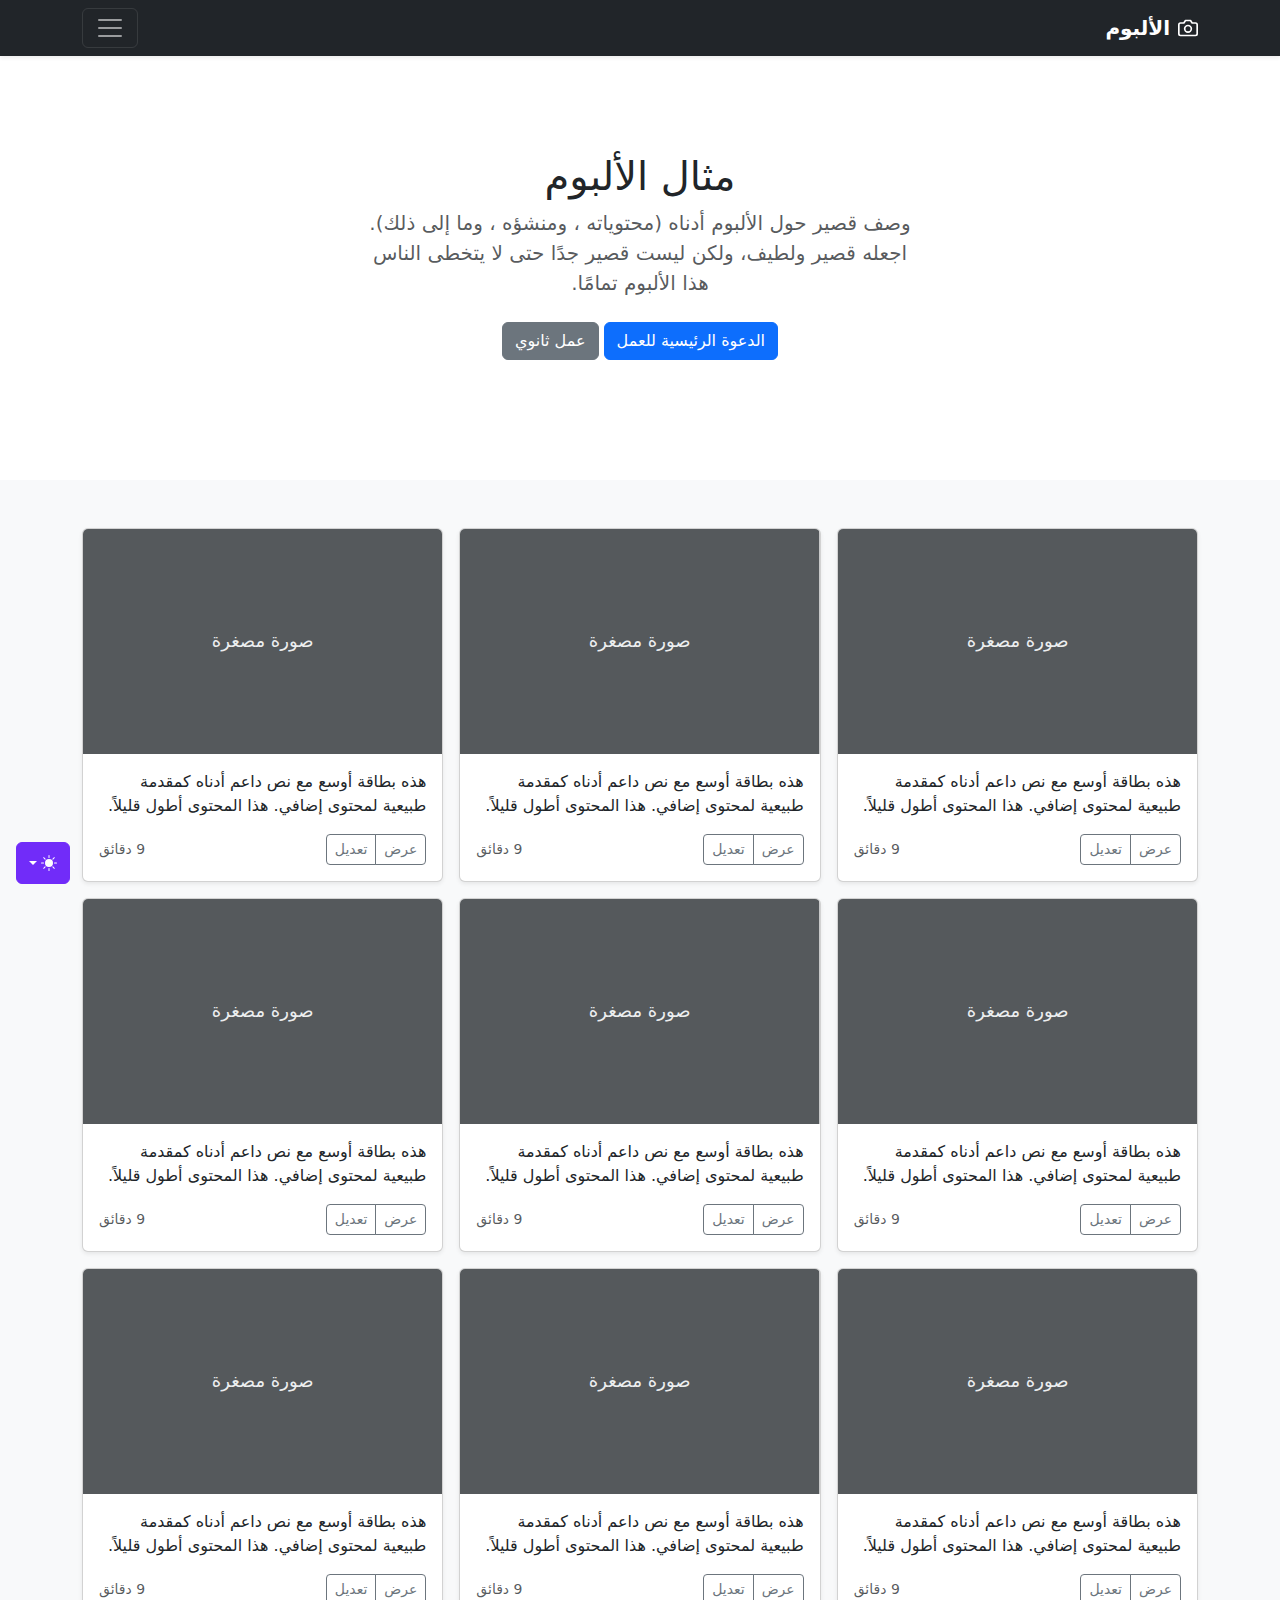
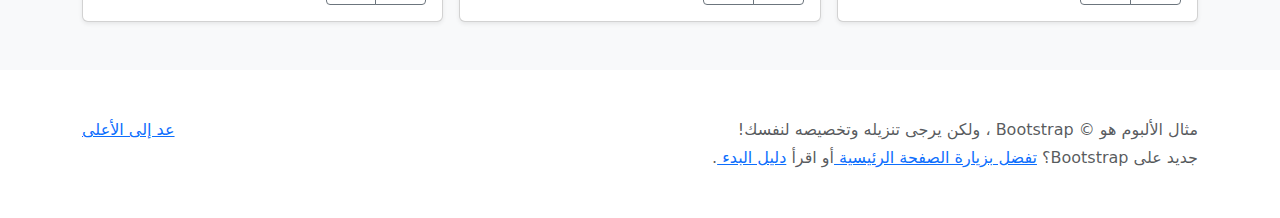
<file: bootstrap-5.3.8-examples/album-rtl/index.html>
<!doctype html>
<html lang="ar" dir="rtl" data-bs-theme="auto">
  <head>
    <meta charset="utf-8" />
    <meta name="viewport" content="width=device-width, initial-scale=1" />
    <meta name="description" content="" />
    <meta
      name="author"
      content="Mark Otto, Jacob Thornton, and Bootstrap contributors"
    />
    <meta name="generator" content="Astro v5.13.2" />
    <title>مثال الألبوم · Bootstrap v5.3</title>
    <link
      rel="canonical"
      href="https://getbootstrap.com/docs/5.3/examples/album-rtl/"
    />
    <script src="../assets/js/color-modes.js"></script>
    <link href="../assets/dist/css/bootstrap.rtl.min.css" rel="stylesheet" />
    <meta name="theme-color" content="#712cf9" />
    <style>
      .bd-placeholder-img {
        font-size: 1.125rem;
        text-anchor: middle;
        -webkit-user-select: none;
        -moz-user-select: none;
        user-select: none;
      }
      @media (min-width: 768px) {
        .bd-placeholder-img-lg {
          font-size: 3.5rem;
        }
      }
      .b-example-divider {
        width: 100%;
        height: 3rem;
        background-color: #0000001a;
        border: solid rgba(0, 0, 0, 0.15);
        border-width: 1px 0;
        box-shadow:
          inset 0 0.5em 1.5em #0000001a,
          inset 0 0.125em 0.5em #00000026;
      }
      .b-example-vr {
        flex-shrink: 0;
        width: 1.5rem;
        height: 100vh;
      }
      .bi {
        vertical-align: -0.125em;
        fill: currentColor;
      }
      .nav-scroller {
        position: relative;
        z-index: 2;
        height: 2.75rem;
        overflow-y: hidden;
      }
      .nav-scroller .nav {
        display: flex;
        flex-wrap: nowrap;
        padding-bottom: 1rem;
        margin-top: -1px;
        overflow-x: auto;
        text-align: center;
        white-space: nowrap;
        -webkit-overflow-scrolling: touch;
      }
      .btn-bd-primary {
        --bd-violet-bg: #712cf9;
        --bd-violet-rgb: 112.520718, 44.062154, 249.437846;
        --bs-btn-font-weight: 600;
        --bs-btn-color: var(--bs-white);
        --bs-btn-bg: var(--bd-violet-bg);
        --bs-btn-border-color: var(--bd-violet-bg);
        --bs-btn-hover-color: var(--bs-white);
        --bs-btn-hover-bg: #6528e0;
        --bs-btn-hover-border-color: #6528e0;
        --bs-btn-focus-shadow-rgb: var(--bd-violet-rgb);
        --bs-btn-active-color: var(--bs-btn-hover-color);
        --bs-btn-active-bg: #5a23c8;
        --bs-btn-active-border-color: #5a23c8;
      }
      .bd-mode-toggle {
        z-index: 1500;
      }
      .bd-mode-toggle .bi {
        width: 1em;
        height: 1em;
      }
      .bd-mode-toggle .dropdown-menu .active .bi {
        display: block !important;
      }
    </style>
  </head>
  <body>
    <svg xmlns="http://www.w3.org/2000/svg" class="d-none">
      <symbol id="check2" viewBox="0 0 16 16">
        <path
          d="M13.854 3.646a.5.5 0 0 1 0 .708l-7 7a.5.5 0 0 1-.708 0l-3.5-3.5a.5.5 0 1 1 .708-.708L6.5 10.293l6.646-6.647a.5.5 0 0 1 .708 0z"
        ></path>
      </symbol>
      <symbol id="circle-half" viewBox="0 0 16 16">
        <path
          d="M8 15A7 7 0 1 0 8 1v14zm0 1A8 8 0 1 1 8 0a8 8 0 0 1 0 16z"
        ></path>
      </symbol>
      <symbol id="moon-stars-fill" viewBox="0 0 16 16">
        <path
          d="M6 .278a.768.768 0 0 1 .08.858 7.208 7.208 0 0 0-.878 3.46c0 4.021 3.278 7.277 7.318 7.277.527 0 1.04-.055 1.533-.16a.787.787 0 0 1 .81.316.733.733 0 0 1-.031.893A8.349 8.349 0 0 1 8.344 16C3.734 16 0 12.286 0 7.71 0 4.266 2.114 1.312 5.124.06A.752.752 0 0 1 6 .278z"
        ></path>
        <path
          d="M10.794 3.148a.217.217 0 0 1 .412 0l.387 1.162c.173.518.579.924 1.097 1.097l1.162.387a.217.217 0 0 1 0 .412l-1.162.387a1.734 1.734 0 0 0-1.097 1.097l-.387 1.162a.217.217 0 0 1-.412 0l-.387-1.162A1.734 1.734 0 0 0 9.31 6.593l-1.162-.387a.217.217 0 0 1 0-.412l1.162-.387a1.734 1.734 0 0 0 1.097-1.097l.387-1.162zM13.863.099a.145.145 0 0 1 .274 0l.258.774c.115.346.386.617.732.732l.774.258a.145.145 0 0 1 0 .274l-.774.258a1.156 1.156 0 0 0-.732.732l-.258.774a.145.145 0 0 1-.274 0l-.258-.774a1.156 1.156 0 0 0-.732-.732l-.774-.258a.145.145 0 0 1 0-.274l.774-.258c.346-.115.617-.386.732-.732L13.863.1z"
        ></path>
      </symbol>
      <symbol id="sun-fill" viewBox="0 0 16 16">
        <path
          d="M8 12a4 4 0 1 0 0-8 4 4 0 0 0 0 8zM8 0a.5.5 0 0 1 .5.5v2a.5.5 0 0 1-1 0v-2A.5.5 0 0 1 8 0zm0 13a.5.5 0 0 1 .5.5v2a.5.5 0 0 1-1 0v-2A.5.5 0 0 1 8 13zm8-5a.5.5 0 0 1-.5.5h-2a.5.5 0 0 1 0-1h2a.5.5 0 0 1 .5.5zM3 8a.5.5 0 0 1-.5.5h-2a.5.5 0 0 1 0-1h2A.5.5 0 0 1 3 8zm10.657-5.657a.5.5 0 0 1 0 .707l-1.414 1.415a.5.5 0 1 1-.707-.708l1.414-1.414a.5.5 0 0 1 .707 0zm-9.193 9.193a.5.5 0 0 1 0 .707L3.05 13.657a.5.5 0 0 1-.707-.707l1.414-1.414a.5.5 0 0 1 .707 0zm9.193 2.121a.5.5 0 0 1-.707 0l-1.414-1.414a.5.5 0 0 1 .707-.707l1.414 1.414a.5.5 0 0 1 0 .707zM4.464 4.465a.5.5 0 0 1-.707 0L2.343 3.05a.5.5 0 1 1 .707-.707l1.414 1.414a.5.5 0 0 1 0 .708z"
        ></path>
      </symbol>
    </svg>
    <div
      class="dropdown position-fixed bottom-0 end-0 mb-3 me-3 bd-mode-toggle"
    >
      <button
        class="btn btn-bd-primary py-2 dropdown-toggle d-flex align-items-center"
        id="bd-theme"
        type="button"
        aria-expanded="false"
        data-bs-toggle="dropdown"
        aria-label="Toggle theme (auto)"
      >
        <svg class="bi my-1 theme-icon-active" aria-hidden="true">
          <use href="#circle-half"></use>
        </svg>
        <span class="visually-hidden" id="bd-theme-text">Toggle theme</span>
      </button>
      <ul
        class="dropdown-menu dropdown-menu-end shadow"
        aria-labelledby="bd-theme-text"
      >
        <li>
          <button
            type="button"
            class="dropdown-item d-flex align-items-center"
            data-bs-theme-value="light"
            aria-pressed="false"
          >
            <svg class="bi me-2 opacity-50" aria-hidden="true">
              <use href="#sun-fill"></use>
            </svg>
            Light
            <svg class="bi ms-auto d-none" aria-hidden="true">
              <use href="#check2"></use>
            </svg>
          </button>
        </li>
        <li>
          <button
            type="button"
            class="dropdown-item d-flex align-items-center"
            data-bs-theme-value="dark"
            aria-pressed="false"
          >
            <svg class="bi me-2 opacity-50" aria-hidden="true">
              <use href="#moon-stars-fill"></use>
            </svg>
            Dark
            <svg class="bi ms-auto d-none" aria-hidden="true">
              <use href="#check2"></use>
            </svg>
          </button>
        </li>
        <li>
          <button
            type="button"
            class="dropdown-item d-flex align-items-center active"
            data-bs-theme-value="auto"
            aria-pressed="true"
          >
            <svg class="bi me-2 opacity-50" aria-hidden="true">
              <use href="#circle-half"></use>
            </svg>
            Auto
            <svg class="bi ms-auto d-none" aria-hidden="true">
              <use href="#check2"></use>
            </svg>
          </button>
        </li>
      </ul>
    </div>
    <header data-bs-theme="dark">
      <div class="collapse text-bg-dark" id="navbarHeader">
        <div class="container">
          <div class="row">
            <div class="col-sm-8 col-md-7 py-4">
              <h4>حول</h4>
              <p class="text-body-secondary">
                أضف بعض المعلومات حول الألبوم، المؤلف، أو أي سياق خلفية آخر.
                اجعلها بضع جمل حتى يتمكن الزوار من التقاط بعض التلميحات المفيدة.
                ثم اربطها ببعض مواقع التواصل الاجتماعي أو معلومات الاتصال.
              </p>
            </div>
            <div class="col-sm-4 offset-md-1 py-4">
              <h4>تواصل معي</h4>
              <ul class="list-unstyled">
                <li><a href="#" class="text-white">تابعني على تويتر</a></li>
                <li>
                  <a href="#" class="text-white">شاركني الإعجاب في فيسبوك</a>
                </li>
                <li>
                  <a href="#" class="text-white"
                    >راسلني على البريد الإلكتروني</a
                  >
                </li>
              </ul>
            </div>
          </div>
        </div>
      </div>
      <div class="navbar navbar-dark bg-dark shadow-sm">
        <div class="container">
          <a href="#" class="navbar-brand d-flex align-items-center">
            <svg
              xmlns="http://www.w3.org/2000/svg"
              width="20"
              height="20"
              fill="none"
              stroke="currentColor"
              stroke-linecap="round"
              stroke-linejoin="round"
              stroke-width="2"
              aria-hidden="true"
              class="me-2"
              viewBox="0 0 24 24"
            >
              <path
                d="M23 19a2 2 0 0 1-2 2H3a2 2 0 0 1-2-2V8a2 2 0 0 1 2-2h4l2-3h6l2 3h4a2 2 0 0 1 2 2z"
              ></path>
              <circle cx="12" cy="13" r="4"></circle>
            </svg>
            <strong>الألبوم</strong>
          </a>
          <button
            class="navbar-toggler"
            type="button"
            data-bs-toggle="collapse"
            data-bs-target="#navbarHeader"
            aria-controls="navbarHeader"
            aria-expanded="false"
            aria-label="تبديل التنقل"
          >
            <span class="navbar-toggler-icon"></span>
          </button>
        </div>
      </div>
    </header>
    <main>
      <section class="py-5 text-center container">
        <div class="row py-lg-5">
          <div class="col-lg-6 col-md-8 mx-auto">
            <h1 class="fw-light">مثال الألبوم</h1>
            <p class="lead text-body-secondary">
              وصف قصير حول الألبوم أدناه (محتوياته ، ومنشؤه ، وما إلى ذلك).
              اجعله قصير ولطيف، ولكن ليست قصير جدًا حتى لا يتخطى الناس هذا
              الألبوم تمامًا.
            </p>
            <p>
              <a href="#" class="btn btn-primary my-2">الدعوة الرئيسية للعمل</a>
              <a href="#" class="btn btn-secondary my-2">عمل ثانوي</a>
            </p>
          </div>
        </div>
      </section>
      <div class="album py-5 bg-body-tertiary">
        <div class="container">
          <div class="row row-cols-1 row-cols-sm-2 row-cols-md-3 g-3">
            <div class="col">
              <div class="card shadow-sm">
                <svg
                  aria-label="Placeholder: صورة مصغرة"
                  class="bd-placeholder-img card-img-top"
                  height="225"
                  preserveAspectRatio="xMidYMid slice"
                  role="img"
                  width="100%"
                  xmlns="http://www.w3.org/2000/svg"
                >
                  <title>Placeholder</title>
                  <rect width="100%" height="100%" fill="#55595c"></rect>
                  <text x="50%" y="50%" fill="#eceeef" dy=".3em">
                    صورة مصغرة
                  </text>
                </svg>
                <div class="card-body">
                  <p class="card-text">
                    هذه بطاقة أوسع مع نص داعم أدناه كمقدمة طبيعية لمحتوى إضافي.
                    هذا المحتوى أطول قليلاً.
                  </p>
                  <div
                    class="d-flex justify-content-between align-items-center"
                  >
                    <div class="btn-group">
                      <button
                        type="button"
                        class="btn btn-sm btn-outline-secondary"
                      >
                        عرض
                      </button>
                      <button
                        type="button"
                        class="btn btn-sm btn-outline-secondary"
                      >
                        تعديل
                      </button>
                    </div>
                    <small class="text-body-secondary">9 دقائق</small>
                  </div>
                </div>
              </div>
            </div>
            <div class="col">
              <div class="card shadow-sm">
                <svg
                  aria-label="Placeholder: صورة مصغرة"
                  class="bd-placeholder-img card-img-top"
                  height="225"
                  preserveAspectRatio="xMidYMid slice"
                  role="img"
                  width="100%"
                  xmlns="http://www.w3.org/2000/svg"
                >
                  <title>Placeholder</title>
                  <rect width="100%" height="100%" fill="#55595c"></rect>
                  <text x="50%" y="50%" fill="#eceeef" dy=".3em">
                    صورة مصغرة
                  </text>
                </svg>
                <div class="card-body">
                  <p class="card-text">
                    هذه بطاقة أوسع مع نص داعم أدناه كمقدمة طبيعية لمحتوى إضافي.
                    هذا المحتوى أطول قليلاً.
                  </p>
                  <div
                    class="d-flex justify-content-between align-items-center"
                  >
                    <div class="btn-group">
                      <button
                        type="button"
                        class="btn btn-sm btn-outline-secondary"
                      >
                        عرض
                      </button>
                      <button
                        type="button"
                        class="btn btn-sm btn-outline-secondary"
                      >
                        تعديل
                      </button>
                    </div>
                    <small class="text-body-secondary">9 دقائق</small>
                  </div>
                </div>
              </div>
            </div>
            <div class="col">
              <div class="card shadow-sm">
                <svg
                  aria-label="Placeholder: صورة مصغرة"
                  class="bd-placeholder-img card-img-top"
                  height="225"
                  preserveAspectRatio="xMidYMid slice"
                  role="img"
                  width="100%"
                  xmlns="http://www.w3.org/2000/svg"
                >
                  <title>Placeholder</title>
                  <rect width="100%" height="100%" fill="#55595c"></rect>
                  <text x="50%" y="50%" fill="#eceeef" dy=".3em">
                    صورة مصغرة
                  </text>
                </svg>
                <div class="card-body">
                  <p class="card-text">
                    هذه بطاقة أوسع مع نص داعم أدناه كمقدمة طبيعية لمحتوى إضافي.
                    هذا المحتوى أطول قليلاً.
                  </p>
                  <div
                    class="d-flex justify-content-between align-items-center"
                  >
                    <div class="btn-group">
                      <button
                        type="button"
                        class="btn btn-sm btn-outline-secondary"
                      >
                        عرض
                      </button>
                      <button
                        type="button"
                        class="btn btn-sm btn-outline-secondary"
                      >
                        تعديل
                      </button>
                    </div>
                    <small class="text-body-secondary">9 دقائق</small>
                  </div>
                </div>
              </div>
            </div>
            <div class="col">
              <div class="card shadow-sm">
                <svg
                  aria-label="Placeholder: صورة مصغرة"
                  class="bd-placeholder-img card-img-top"
                  height="225"
                  preserveAspectRatio="xMidYMid slice"
                  role="img"
                  width="100%"
                  xmlns="http://www.w3.org/2000/svg"
                >
                  <title>Placeholder</title>
                  <rect width="100%" height="100%" fill="#55595c"></rect>
                  <text x="50%" y="50%" fill="#eceeef" dy=".3em">
                    صورة مصغرة
                  </text>
                </svg>
                <div class="card-body">
                  <p class="card-text">
                    هذه بطاقة أوسع مع نص داعم أدناه كمقدمة طبيعية لمحتوى إضافي.
                    هذا المحتوى أطول قليلاً.
                  </p>
                  <div
                    class="d-flex justify-content-between align-items-center"
                  >
                    <div class="btn-group">
                      <button
                        type="button"
                        class="btn btn-sm btn-outline-secondary"
                      >
                        عرض
                      </button>
                      <button
                        type="button"
                        class="btn btn-sm btn-outline-secondary"
                      >
                        تعديل
                      </button>
                    </div>
                    <small class="text-body-secondary">9 دقائق</small>
                  </div>
                </div>
              </div>
            </div>
            <div class="col">
              <div class="card shadow-sm">
                <svg
                  aria-label="Placeholder: صورة مصغرة"
                  class="bd-placeholder-img card-img-top"
                  height="225"
                  preserveAspectRatio="xMidYMid slice"
                  role="img"
                  width="100%"
                  xmlns="http://www.w3.org/2000/svg"
                >
                  <title>Placeholder</title>
                  <rect width="100%" height="100%" fill="#55595c"></rect>
                  <text x="50%" y="50%" fill="#eceeef" dy=".3em">
                    صورة مصغرة
                  </text>
                </svg>
                <div class="card-body">
                  <p class="card-text">
                    هذه بطاقة أوسع مع نص داعم أدناه كمقدمة طبيعية لمحتوى إضافي.
                    هذا المحتوى أطول قليلاً.
                  </p>
                  <div
                    class="d-flex justify-content-between align-items-center"
                  >
                    <div class="btn-group">
                      <button
                        type="button"
                        class="btn btn-sm btn-outline-secondary"
                      >
                        عرض
                      </button>
                      <button
                        type="button"
                        class="btn btn-sm btn-outline-secondary"
                      >
                        تعديل
                      </button>
                    </div>
                    <small class="text-body-secondary">9 دقائق</small>
                  </div>
                </div>
              </div>
            </div>
            <div class="col">
              <div class="card shadow-sm">
                <svg
                  aria-label="Placeholder: صورة مصغرة"
                  class="bd-placeholder-img card-img-top"
                  height="225"
                  preserveAspectRatio="xMidYMid slice"
                  role="img"
                  width="100%"
                  xmlns="http://www.w3.org/2000/svg"
                >
                  <title>Placeholder</title>
                  <rect width="100%" height="100%" fill="#55595c"></rect>
                  <text x="50%" y="50%" fill="#eceeef" dy=".3em">
                    صورة مصغرة
                  </text>
                </svg>
                <div class="card-body">
                  <p class="card-text">
                    هذه بطاقة أوسع مع نص داعم أدناه كمقدمة طبيعية لمحتوى إضافي.
                    هذا المحتوى أطول قليلاً.
                  </p>
                  <div
                    class="d-flex justify-content-between align-items-center"
                  >
                    <div class="btn-group">
                      <button
                        type="button"
                        class="btn btn-sm btn-outline-secondary"
                      >
                        عرض
                      </button>
                      <button
                        type="button"
                        class="btn btn-sm btn-outline-secondary"
                      >
                        تعديل
                      </button>
                    </div>
                    <small class="text-body-secondary">9 دقائق</small>
                  </div>
                </div>
              </div>
            </div>
            <div class="col">
              <div class="card shadow-sm">
                <svg
                  aria-label="Placeholder: صورة مصغرة"
                  class="bd-placeholder-img card-img-top"
                  height="225"
                  preserveAspectRatio="xMidYMid slice"
                  role="img"
                  width="100%"
                  xmlns="http://www.w3.org/2000/svg"
                >
                  <title>Placeholder</title>
                  <rect width="100%" height="100%" fill="#55595c"></rect>
                  <text x="50%" y="50%" fill="#eceeef" dy=".3em">
                    صورة مصغرة
                  </text>
                </svg>
                <div class="card-body">
                  <p class="card-text">
                    هذه بطاقة أوسع مع نص داعم أدناه كمقدمة طبيعية لمحتوى إضافي.
                    هذا المحتوى أطول قليلاً.
                  </p>
                  <div
                    class="d-flex justify-content-between align-items-center"
                  >
                    <div class="btn-group">
                      <button
                        type="button"
                        class="btn btn-sm btn-outline-secondary"
                      >
                        عرض
                      </button>
                      <button
                        type="button"
                        class="btn btn-sm btn-outline-secondary"
                      >
                        تعديل
                      </button>
                    </div>
                    <small class="text-body-secondary">9 دقائق</small>
                  </div>
                </div>
              </div>
            </div>
            <div class="col">
              <div class="card shadow-sm">
                <svg
                  aria-label="Placeholder: صورة مصغرة"
                  class="bd-placeholder-img card-img-top"
                  height="225"
                  preserveAspectRatio="xMidYMid slice"
                  role="img"
                  width="100%"
                  xmlns="http://www.w3.org/2000/svg"
                >
                  <title>Placeholder</title>
                  <rect width="100%" height="100%" fill="#55595c"></rect>
                  <text x="50%" y="50%" fill="#eceeef" dy=".3em">
                    صورة مصغرة
                  </text>
                </svg>
                <div class="card-body">
                  <p class="card-text">
                    هذه بطاقة أوسع مع نص داعم أدناه كمقدمة طبيعية لمحتوى إضافي.
                    هذا المحتوى أطول قليلاً.
                  </p>
                  <div
                    class="d-flex justify-content-between align-items-center"
                  >
                    <div class="btn-group">
                      <button
                        type="button"
                        class="btn btn-sm btn-outline-secondary"
                      >
                        عرض
                      </button>
                      <button
                        type="button"
                        class="btn btn-sm btn-outline-secondary"
                      >
                        تعديل
                      </button>
                    </div>
                    <small class="text-body-secondary">9 دقائق</small>
                  </div>
                </div>
              </div>
            </div>
            <div class="col">
              <div class="card shadow-sm">
                <svg
                  aria-label="Placeholder: صورة مصغرة"
                  class="bd-placeholder-img card-img-top"
                  height="225"
                  preserveAspectRatio="xMidYMid slice"
                  role="img"
                  width="100%"
                  xmlns="http://www.w3.org/2000/svg"
                >
                  <title>Placeholder</title>
                  <rect width="100%" height="100%" fill="#55595c"></rect>
                  <text x="50%" y="50%" fill="#eceeef" dy=".3em">
                    صورة مصغرة
                  </text>
                </svg>
                <div class="card-body">
                  <p class="card-text">
                    هذه بطاقة أوسع مع نص داعم أدناه كمقدمة طبيعية لمحتوى إضافي.
                    هذا المحتوى أطول قليلاً.
                  </p>
                  <div
                    class="d-flex justify-content-between align-items-center"
                  >
                    <div class="btn-group">
                      <button
                        type="button"
                        class="btn btn-sm btn-outline-secondary"
                      >
                        عرض
                      </button>
                      <button
                        type="button"
                        class="btn btn-sm btn-outline-secondary"
                      >
                        تعديل
                      </button>
                    </div>
                    <small class="text-body-secondary">9 دقائق</small>
                  </div>
                </div>
              </div>
            </div>
          </div>
        </div>
      </div>
    </main>
    <footer class="text-body-secondary py-5">
      <div class="container">
        <p class="float-end mb-1"><a href="#">عد إلى الأعلى</a></p>
        <p class="mb-1">
          مثال الألبوم هو © Bootstrap ، ولكن يرجى تنزيله وتخصيصه لنفسك!
        </p>
        <p class="mb-0">
          جديد على Bootstrap؟ <a href="/"> تفضل بزيارة الصفحة الرئيسية </a> أو
          اقرأ <a href="../getting-started/introduction"> دليل البدء </a>.
        </p>
      </div>
    </footer>
    <script
      src="../assets/dist/js/bootstrap.bundle.min.js"
      class="astro-vvvwv3sm"
    ></script>
  </body>
</html>
</file>
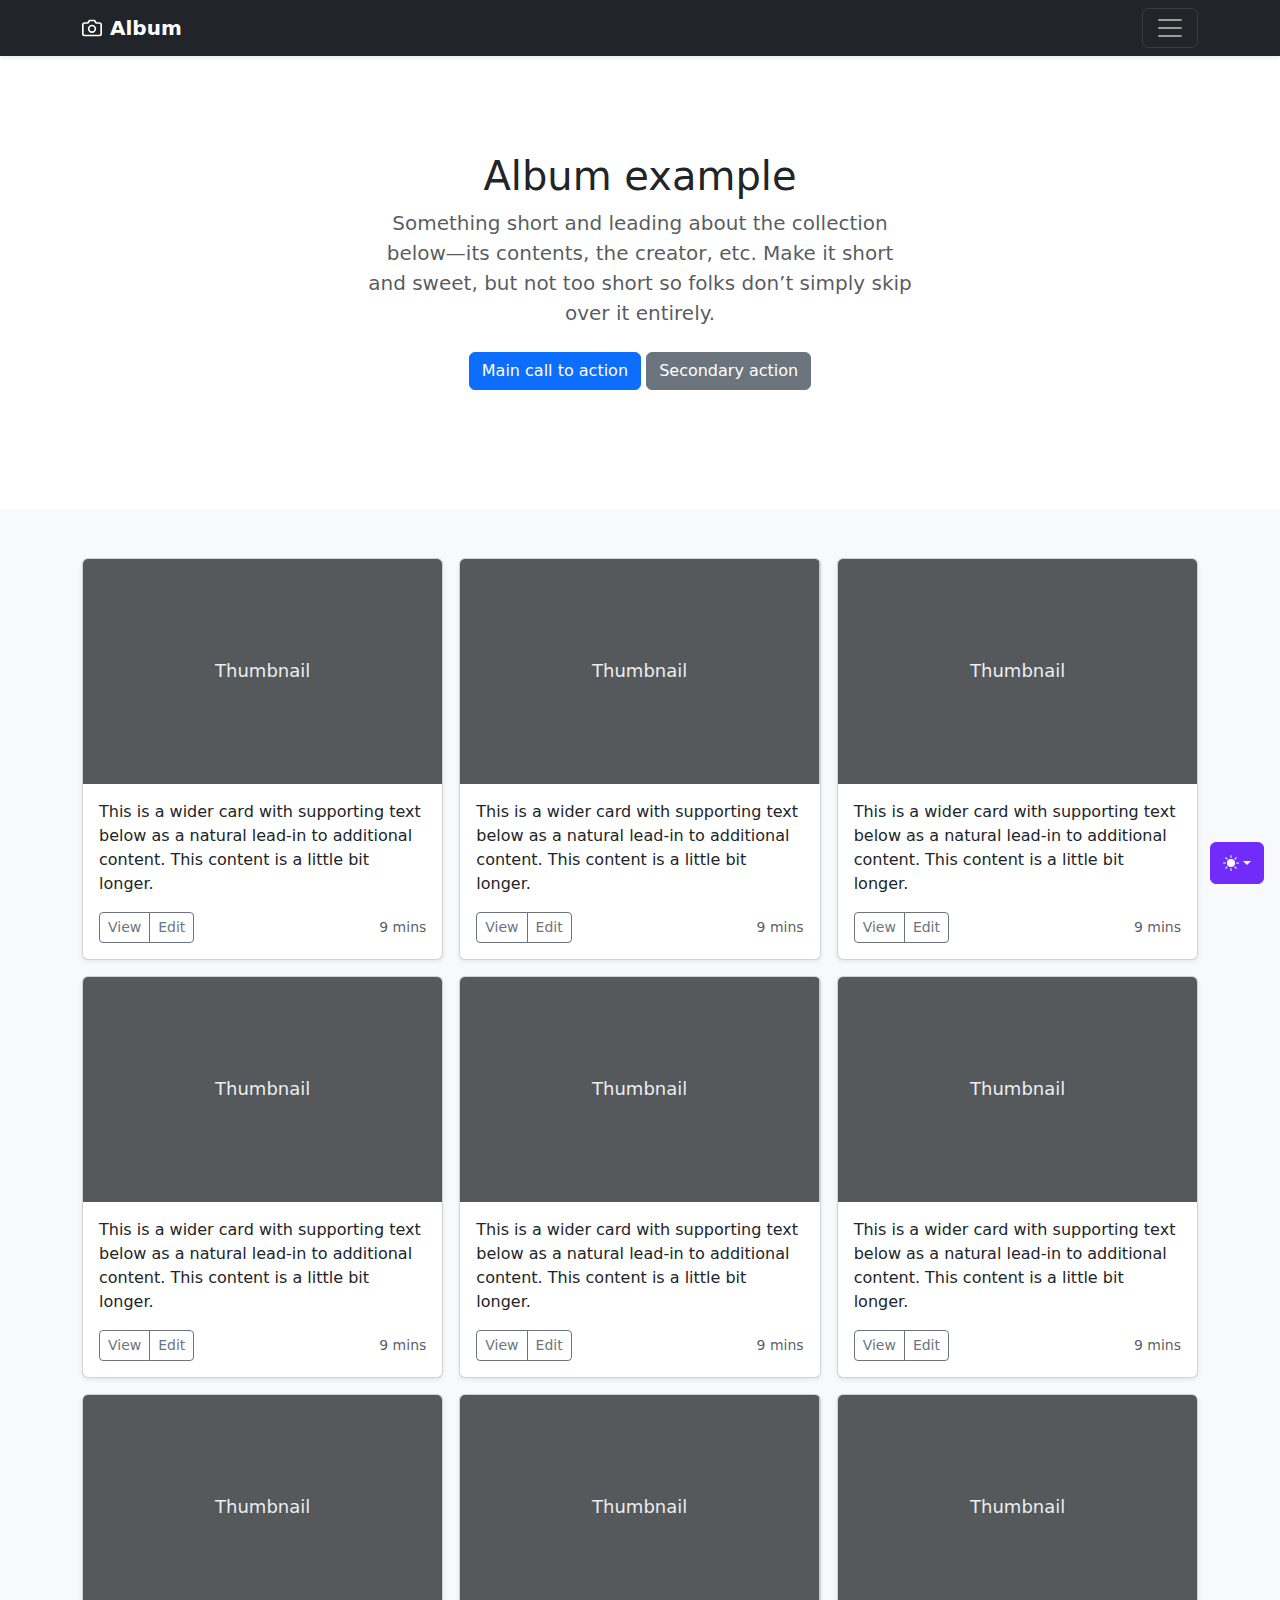
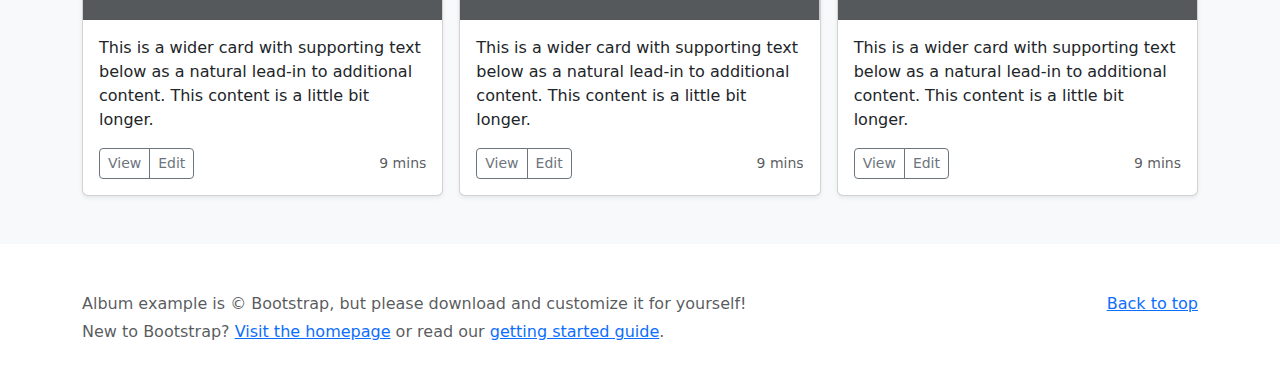
<file: bootstrap-5.3.8-examples/album/index.html>
<!doctype html>
<html lang="en" data-bs-theme="auto">
  <head>
    <meta charset="utf-8" />
    <meta name="viewport" content="width=device-width, initial-scale=1" />
    <meta name="description" content="" />
    <meta
      name="author"
      content="Mark Otto, Jacob Thornton, and Bootstrap contributors"
    />
    <meta name="generator" content="Astro v5.13.2" />
    <title>Album example · Bootstrap v5.3</title>
    <link
      rel="canonical"
      href="https://getbootstrap.com/docs/5.3/examples/album/"
    />
    <script src="../assets/js/color-modes.js"></script>
    <link href="../assets/dist/css/bootstrap.min.css" rel="stylesheet" />
    <meta name="theme-color" content="#712cf9" />
    <style>
      .bd-placeholder-img {
        font-size: 1.125rem;
        text-anchor: middle;
        -webkit-user-select: none;
        -moz-user-select: none;
        user-select: none;
      }
      @media (min-width: 768px) {
        .bd-placeholder-img-lg {
          font-size: 3.5rem;
        }
      }
      .b-example-divider {
        width: 100%;
        height: 3rem;
        background-color: #0000001a;
        border: solid rgba(0, 0, 0, 0.15);
        border-width: 1px 0;
        box-shadow:
          inset 0 0.5em 1.5em #0000001a,
          inset 0 0.125em 0.5em #00000026;
      }
      .b-example-vr {
        flex-shrink: 0;
        width: 1.5rem;
        height: 100vh;
      }
      .bi {
        vertical-align: -0.125em;
        fill: currentColor;
      }
      .nav-scroller {
        position: relative;
        z-index: 2;
        height: 2.75rem;
        overflow-y: hidden;
      }
      .nav-scroller .nav {
        display: flex;
        flex-wrap: nowrap;
        padding-bottom: 1rem;
        margin-top: -1px;
        overflow-x: auto;
        text-align: center;
        white-space: nowrap;
        -webkit-overflow-scrolling: touch;
      }
      .btn-bd-primary {
        --bd-violet-bg: #712cf9;
        --bd-violet-rgb: 112.520718, 44.062154, 249.437846;
        --bs-btn-font-weight: 600;
        --bs-btn-color: var(--bs-white);
        --bs-btn-bg: var(--bd-violet-bg);
        --bs-btn-border-color: var(--bd-violet-bg);
        --bs-btn-hover-color: var(--bs-white);
        --bs-btn-hover-bg: #6528e0;
        --bs-btn-hover-border-color: #6528e0;
        --bs-btn-focus-shadow-rgb: var(--bd-violet-rgb);
        --bs-btn-active-color: var(--bs-btn-hover-color);
        --bs-btn-active-bg: #5a23c8;
        --bs-btn-active-border-color: #5a23c8;
      }
      .bd-mode-toggle {
        z-index: 1500;
      }
      .bd-mode-toggle .bi {
        width: 1em;
        height: 1em;
      }
      .bd-mode-toggle .dropdown-menu .active .bi {
        display: block !important;
      }
    </style>
  </head>
  <body>
    <svg xmlns="http://www.w3.org/2000/svg" class="d-none">
      <symbol id="check2" viewBox="0 0 16 16">
        <path
          d="M13.854 3.646a.5.5 0 0 1 0 .708l-7 7a.5.5 0 0 1-.708 0l-3.5-3.5a.5.5 0 1 1 .708-.708L6.5 10.293l6.646-6.647a.5.5 0 0 1 .708 0z"
        ></path>
      </symbol>
      <symbol id="circle-half" viewBox="0 0 16 16">
        <path
          d="M8 15A7 7 0 1 0 8 1v14zm0 1A8 8 0 1 1 8 0a8 8 0 0 1 0 16z"
        ></path>
      </symbol>
      <symbol id="moon-stars-fill" viewBox="0 0 16 16">
        <path
          d="M6 .278a.768.768 0 0 1 .08.858 7.208 7.208 0 0 0-.878 3.46c0 4.021 3.278 7.277 7.318 7.277.527 0 1.04-.055 1.533-.16a.787.787 0 0 1 .81.316.733.733 0 0 1-.031.893A8.349 8.349 0 0 1 8.344 16C3.734 16 0 12.286 0 7.71 0 4.266 2.114 1.312 5.124.06A.752.752 0 0 1 6 .278z"
        ></path>
        <path
          d="M10.794 3.148a.217.217 0 0 1 .412 0l.387 1.162c.173.518.579.924 1.097 1.097l1.162.387a.217.217 0 0 1 0 .412l-1.162.387a1.734 1.734 0 0 0-1.097 1.097l-.387 1.162a.217.217 0 0 1-.412 0l-.387-1.162A1.734 1.734 0 0 0 9.31 6.593l-1.162-.387a.217.217 0 0 1 0-.412l1.162-.387a1.734 1.734 0 0 0 1.097-1.097l.387-1.162zM13.863.099a.145.145 0 0 1 .274 0l.258.774c.115.346.386.617.732.732l.774.258a.145.145 0 0 1 0 .274l-.774.258a1.156 1.156 0 0 0-.732.732l-.258.774a.145.145 0 0 1-.274 0l-.258-.774a1.156 1.156 0 0 0-.732-.732l-.774-.258a.145.145 0 0 1 0-.274l.774-.258c.346-.115.617-.386.732-.732L13.863.1z"
        ></path>
      </symbol>
      <symbol id="sun-fill" viewBox="0 0 16 16">
        <path
          d="M8 12a4 4 0 1 0 0-8 4 4 0 0 0 0 8zM8 0a.5.5 0 0 1 .5.5v2a.5.5 0 0 1-1 0v-2A.5.5 0 0 1 8 0zm0 13a.5.5 0 0 1 .5.5v2a.5.5 0 0 1-1 0v-2A.5.5 0 0 1 8 13zm8-5a.5.5 0 0 1-.5.5h-2a.5.5 0 0 1 0-1h2a.5.5 0 0 1 .5.5zM3 8a.5.5 0 0 1-.5.5h-2a.5.5 0 0 1 0-1h2A.5.5 0 0 1 3 8zm10.657-5.657a.5.5 0 0 1 0 .707l-1.414 1.415a.5.5 0 1 1-.707-.708l1.414-1.414a.5.5 0 0 1 .707 0zm-9.193 9.193a.5.5 0 0 1 0 .707L3.05 13.657a.5.5 0 0 1-.707-.707l1.414-1.414a.5.5 0 0 1 .707 0zm9.193 2.121a.5.5 0 0 1-.707 0l-1.414-1.414a.5.5 0 0 1 .707-.707l1.414 1.414a.5.5 0 0 1 0 .707zM4.464 4.465a.5.5 0 0 1-.707 0L2.343 3.05a.5.5 0 1 1 .707-.707l1.414 1.414a.5.5 0 0 1 0 .708z"
        ></path>
      </symbol>
    </svg>
    <div
      class="dropdown position-fixed bottom-0 end-0 mb-3 me-3 bd-mode-toggle"
    >
      <button
        class="btn btn-bd-primary py-2 dropdown-toggle d-flex align-items-center"
        id="bd-theme"
        type="button"
        aria-expanded="false"
        data-bs-toggle="dropdown"
        aria-label="Toggle theme (auto)"
      >
        <svg class="bi my-1 theme-icon-active" aria-hidden="true">
          <use href="#circle-half"></use>
        </svg>
        <span class="visually-hidden" id="bd-theme-text">Toggle theme</span>
      </button>
      <ul
        class="dropdown-menu dropdown-menu-end shadow"
        aria-labelledby="bd-theme-text"
      >
        <li>
          <button
            type="button"
            class="dropdown-item d-flex align-items-center"
            data-bs-theme-value="light"
            aria-pressed="false"
          >
            <svg class="bi me-2 opacity-50" aria-hidden="true">
              <use href="#sun-fill"></use>
            </svg>
            Light
            <svg class="bi ms-auto d-none" aria-hidden="true">
              <use href="#check2"></use>
            </svg>
          </button>
        </li>
        <li>
          <button
            type="button"
            class="dropdown-item d-flex align-items-center"
            data-bs-theme-value="dark"
            aria-pressed="false"
          >
            <svg class="bi me-2 opacity-50" aria-hidden="true">
              <use href="#moon-stars-fill"></use>
            </svg>
            Dark
            <svg class="bi ms-auto d-none" aria-hidden="true">
              <use href="#check2"></use>
            </svg>
          </button>
        </li>
        <li>
          <button
            type="button"
            class="dropdown-item d-flex align-items-center active"
            data-bs-theme-value="auto"
            aria-pressed="true"
          >
            <svg class="bi me-2 opacity-50" aria-hidden="true">
              <use href="#circle-half"></use>
            </svg>
            Auto
            <svg class="bi ms-auto d-none" aria-hidden="true">
              <use href="#check2"></use>
            </svg>
          </button>
        </li>
      </ul>
    </div>
    <header data-bs-theme="dark">
      <div class="collapse text-bg-dark" id="navbarHeader">
        <div class="container">
          <div class="row">
            <div class="col-sm-8 col-md-7 py-4">
              <h4>About</h4>
              <p class="text-body-secondary">
                Add some information about the album below, the author, or any
                other background context. Make it a few sentences long so folks
                can pick up some informative tidbits. Then, link them off to
                some social networking sites or contact information.
              </p>
            </div>
            <div class="col-sm-4 offset-md-1 py-4">
              <h4>Contact</h4>
              <ul class="list-unstyled">
                <li><a href="#" class="text-white">Follow on X</a></li>
                <li><a href="#" class="text-white">Like on Facebook</a></li>
                <li><a href="#" class="text-white">Email me</a></li>
              </ul>
            </div>
          </div>
        </div>
      </div>
      <div class="navbar navbar-dark bg-dark shadow-sm">
        <div class="container">
          <a href="#" class="navbar-brand d-flex align-items-center">
            <svg
              xmlns="http://www.w3.org/2000/svg"
              width="20"
              height="20"
              fill="none"
              stroke="currentColor"
              stroke-linecap="round"
              stroke-linejoin="round"
              stroke-width="2"
              aria-hidden="true"
              class="me-2"
              viewBox="0 0 24 24"
            >
              <path
                d="M23 19a2 2 0 0 1-2 2H3a2 2 0 0 1-2-2V8a2 2 0 0 1 2-2h4l2-3h6l2 3h4a2 2 0 0 1 2 2z"
              ></path>
              <circle cx="12" cy="13" r="4"></circle>
            </svg>
            <strong>Album</strong>
          </a>
          <button
            class="navbar-toggler"
            type="button"
            data-bs-toggle="collapse"
            data-bs-target="#navbarHeader"
            aria-controls="navbarHeader"
            aria-expanded="false"
            aria-label="Toggle navigation"
          >
            <span class="navbar-toggler-icon"></span>
          </button>
        </div>
      </div>
    </header>
    <main>
      <section class="py-5 text-center container">
        <div class="row py-lg-5">
          <div class="col-lg-6 col-md-8 mx-auto">
            <h1 class="fw-light">Album example</h1>
            <p class="lead text-body-secondary">
              Something short and leading about the collection below—its
              contents, the creator, etc. Make it short and sweet, but not too
              short so folks don’t simply skip over it entirely.
            </p>
            <p>
              <a href="#" class="btn btn-primary my-2">Main call to action</a>
              <a href="#" class="btn btn-secondary my-2">Secondary action</a>
            </p>
          </div>
        </div>
      </section>
      <div class="album py-5 bg-body-tertiary">
        <div class="container">
          <div class="row row-cols-1 row-cols-sm-2 row-cols-md-3 g-3">
            <div class="col">
              <div class="card shadow-sm">
                <svg
                  aria-label="Placeholder: Thumbnail"
                  class="bd-placeholder-img card-img-top"
                  height="225"
                  preserveAspectRatio="xMidYMid slice"
                  role="img"
                  width="100%"
                  xmlns="http://www.w3.org/2000/svg"
                >
                  <title>Placeholder</title>
                  <rect width="100%" height="100%" fill="#55595c"></rect>
                  <text x="50%" y="50%" fill="#eceeef" dy=".3em">
                    Thumbnail
                  </text>
                </svg>
                <div class="card-body">
                  <p class="card-text">
                    This is a wider card with supporting text below as a natural
                    lead-in to additional content. This content is a little bit
                    longer.
                  </p>
                  <div
                    class="d-flex justify-content-between align-items-center"
                  >
                    <div class="btn-group">
                      <button
                        type="button"
                        class="btn btn-sm btn-outline-secondary"
                      >
                        View
                      </button>
                      <button
                        type="button"
                        class="btn btn-sm btn-outline-secondary"
                      >
                        Edit
                      </button>
                    </div>
                    <small class="text-body-secondary">9 mins</small>
                  </div>
                </div>
              </div>
            </div>
            <div class="col">
              <div class="card shadow-sm">
                <svg
                  aria-label="Placeholder: Thumbnail"
                  class="bd-placeholder-img card-img-top"
                  height="225"
                  preserveAspectRatio="xMidYMid slice"
                  role="img"
                  width="100%"
                  xmlns="http://www.w3.org/2000/svg"
                >
                  <title>Placeholder</title>
                  <rect width="100%" height="100%" fill="#55595c"></rect>
                  <text x="50%" y="50%" fill="#eceeef" dy=".3em">
                    Thumbnail
                  </text>
                </svg>
                <div class="card-body">
                  <p class="card-text">
                    This is a wider card with supporting text below as a natural
                    lead-in to additional content. This content is a little bit
                    longer.
                  </p>
                  <div
                    class="d-flex justify-content-between align-items-center"
                  >
                    <div class="btn-group">
                      <button
                        type="button"
                        class="btn btn-sm btn-outline-secondary"
                      >
                        View
                      </button>
                      <button
                        type="button"
                        class="btn btn-sm btn-outline-secondary"
                      >
                        Edit
                      </button>
                    </div>
                    <small class="text-body-secondary">9 mins</small>
                  </div>
                </div>
              </div>
            </div>
            <div class="col">
              <div class="card shadow-sm">
                <svg
                  aria-label="Placeholder: Thumbnail"
                  class="bd-placeholder-img card-img-top"
                  height="225"
                  preserveAspectRatio="xMidYMid slice"
                  role="img"
                  width="100%"
                  xmlns="http://www.w3.org/2000/svg"
                >
                  <title>Placeholder</title>
                  <rect width="100%" height="100%" fill="#55595c"></rect>
                  <text x="50%" y="50%" fill="#eceeef" dy=".3em">
                    Thumbnail
                  </text>
                </svg>
                <div class="card-body">
                  <p class="card-text">
                    This is a wider card with supporting text below as a natural
                    lead-in to additional content. This content is a little bit
                    longer.
                  </p>
                  <div
                    class="d-flex justify-content-between align-items-center"
                  >
                    <div class="btn-group">
                      <button
                        type="button"
                        class="btn btn-sm btn-outline-secondary"
                      >
                        View
                      </button>
                      <button
                        type="button"
                        class="btn btn-sm btn-outline-secondary"
                      >
                        Edit
                      </button>
                    </div>
                    <small class="text-body-secondary">9 mins</small>
                  </div>
                </div>
              </div>
            </div>
            <div class="col">
              <div class="card shadow-sm">
                <svg
                  aria-label="Placeholder: Thumbnail"
                  class="bd-placeholder-img card-img-top"
                  height="225"
                  preserveAspectRatio="xMidYMid slice"
                  role="img"
                  width="100%"
                  xmlns="http://www.w3.org/2000/svg"
                >
                  <title>Placeholder</title>
                  <rect width="100%" height="100%" fill="#55595c"></rect>
                  <text x="50%" y="50%" fill="#eceeef" dy=".3em">
                    Thumbnail
                  </text>
                </svg>
                <div class="card-body">
                  <p class="card-text">
                    This is a wider card with supporting text below as a natural
                    lead-in to additional content. This content is a little bit
                    longer.
                  </p>
                  <div
                    class="d-flex justify-content-between align-items-center"
                  >
                    <div class="btn-group">
                      <button
                        type="button"
                        class="btn btn-sm btn-outline-secondary"
                      >
                        View
                      </button>
                      <button
                        type="button"
                        class="btn btn-sm btn-outline-secondary"
                      >
                        Edit
                      </button>
                    </div>
                    <small class="text-body-secondary">9 mins</small>
                  </div>
                </div>
              </div>
            </div>
            <div class="col">
              <div class="card shadow-sm">
                <svg
                  aria-label="Placeholder: Thumbnail"
                  class="bd-placeholder-img card-img-top"
                  height="225"
                  preserveAspectRatio="xMidYMid slice"
                  role="img"
                  width="100%"
                  xmlns="http://www.w3.org/2000/svg"
                >
                  <title>Placeholder</title>
                  <rect width="100%" height="100%" fill="#55595c"></rect>
                  <text x="50%" y="50%" fill="#eceeef" dy=".3em">
                    Thumbnail
                  </text>
                </svg>
                <div class="card-body">
                  <p class="card-text">
                    This is a wider card with supporting text below as a natural
                    lead-in to additional content. This content is a little bit
                    longer.
                  </p>
                  <div
                    class="d-flex justify-content-between align-items-center"
                  >
                    <div class="btn-group">
                      <button
                        type="button"
                        class="btn btn-sm btn-outline-secondary"
                      >
                        View
                      </button>
                      <button
                        type="button"
                        class="btn btn-sm btn-outline-secondary"
                      >
                        Edit
                      </button>
                    </div>
                    <small class="text-body-secondary">9 mins</small>
                  </div>
                </div>
              </div>
            </div>
            <div class="col">
              <div class="card shadow-sm">
                <svg
                  aria-label="Placeholder: Thumbnail"
                  class="bd-placeholder-img card-img-top"
                  height="225"
                  preserveAspectRatio="xMidYMid slice"
                  role="img"
                  width="100%"
                  xmlns="http://www.w3.org/2000/svg"
                >
                  <title>Placeholder</title>
                  <rect width="100%" height="100%" fill="#55595c"></rect>
                  <text x="50%" y="50%" fill="#eceeef" dy=".3em">
                    Thumbnail
                  </text>
                </svg>
                <div class="card-body">
                  <p class="card-text">
                    This is a wider card with supporting text below as a natural
                    lead-in to additional content. This content is a little bit
                    longer.
                  </p>
                  <div
                    class="d-flex justify-content-between align-items-center"
                  >
                    <div class="btn-group">
                      <button
                        type="button"
                        class="btn btn-sm btn-outline-secondary"
                      >
                        View
                      </button>
                      <button
                        type="button"
                        class="btn btn-sm btn-outline-secondary"
                      >
                        Edit
                      </button>
                    </div>
                    <small class="text-body-secondary">9 mins</small>
                  </div>
                </div>
              </div>
            </div>
            <div class="col">
              <div class="card shadow-sm">
                <svg
                  aria-label="Placeholder: Thumbnail"
                  class="bd-placeholder-img card-img-top"
                  height="225"
                  preserveAspectRatio="xMidYMid slice"
                  role="img"
                  width="100%"
                  xmlns="http://www.w3.org/2000/svg"
                >
                  <title>Placeholder</title>
                  <rect width="100%" height="100%" fill="#55595c"></rect>
                  <text x="50%" y="50%" fill="#eceeef" dy=".3em">
                    Thumbnail
                  </text>
                </svg>
                <div class="card-body">
                  <p class="card-text">
                    This is a wider card with supporting text below as a natural
                    lead-in to additional content. This content is a little bit
                    longer.
                  </p>
                  <div
                    class="d-flex justify-content-between align-items-center"
                  >
                    <div class="btn-group">
                      <button
                        type="button"
                        class="btn btn-sm btn-outline-secondary"
                      >
                        View
                      </button>
                      <button
                        type="button"
                        class="btn btn-sm btn-outline-secondary"
                      >
                        Edit
                      </button>
                    </div>
                    <small class="text-body-secondary">9 mins</small>
                  </div>
                </div>
              </div>
            </div>
            <div class="col">
              <div class="card shadow-sm">
                <svg
                  aria-label="Placeholder: Thumbnail"
                  class="bd-placeholder-img card-img-top"
                  height="225"
                  preserveAspectRatio="xMidYMid slice"
                  role="img"
                  width="100%"
                  xmlns="http://www.w3.org/2000/svg"
                >
                  <title>Placeholder</title>
                  <rect width="100%" height="100%" fill="#55595c"></rect>
                  <text x="50%" y="50%" fill="#eceeef" dy=".3em">
                    Thumbnail
                  </text>
                </svg>
                <div class="card-body">
                  <p class="card-text">
                    This is a wider card with supporting text below as a natural
                    lead-in to additional content. This content is a little bit
                    longer.
                  </p>
                  <div
                    class="d-flex justify-content-between align-items-center"
                  >
                    <div class="btn-group">
                      <button
                        type="button"
                        class="btn btn-sm btn-outline-secondary"
                      >
                        View
                      </button>
                      <button
                        type="button"
                        class="btn btn-sm btn-outline-secondary"
                      >
                        Edit
                      </button>
                    </div>
                    <small class="text-body-secondary">9 mins</small>
                  </div>
                </div>
              </div>
            </div>
            <div class="col">
              <div class="card shadow-sm">
                <svg
                  aria-label="Placeholder: Thumbnail"
                  class="bd-placeholder-img card-img-top"
                  height="225"
                  preserveAspectRatio="xMidYMid slice"
                  role="img"
                  width="100%"
                  xmlns="http://www.w3.org/2000/svg"
                >
                  <title>Placeholder</title>
                  <rect width="100%" height="100%" fill="#55595c"></rect>
                  <text x="50%" y="50%" fill="#eceeef" dy=".3em">
                    Thumbnail
                  </text>
                </svg>
                <div class="card-body">
                  <p class="card-text">
                    This is a wider card with supporting text below as a natural
                    lead-in to additional content. This content is a little bit
                    longer.
                  </p>
                  <div
                    class="d-flex justify-content-between align-items-center"
                  >
                    <div class="btn-group">
                      <button
                        type="button"
                        class="btn btn-sm btn-outline-secondary"
                      >
                        View
                      </button>
                      <button
                        type="button"
                        class="btn btn-sm btn-outline-secondary"
                      >
                        Edit
                      </button>
                    </div>
                    <small class="text-body-secondary">9 mins</small>
                  </div>
                </div>
              </div>
            </div>
          </div>
        </div>
      </div>
    </main>
    <footer class="text-body-secondary py-5">
      <div class="container">
        <p class="float-end mb-1"><a href="#">Back to top</a></p>
        <p class="mb-1">
          Album example is &copy; Bootstrap, but please download and customize
          it for yourself!
        </p>
        <p class="mb-0">
          New to Bootstrap? <a href="/">Visit the homepage</a> or read our
          <a href="../getting-started/introduction">getting started guide</a>.
        </p>
      </div>
    </footer>
    <script
      src="../assets/dist/js/bootstrap.bundle.min.js"
      class="astro-vvvwv3sm"
    ></script>
  </body>
</html>
</file>
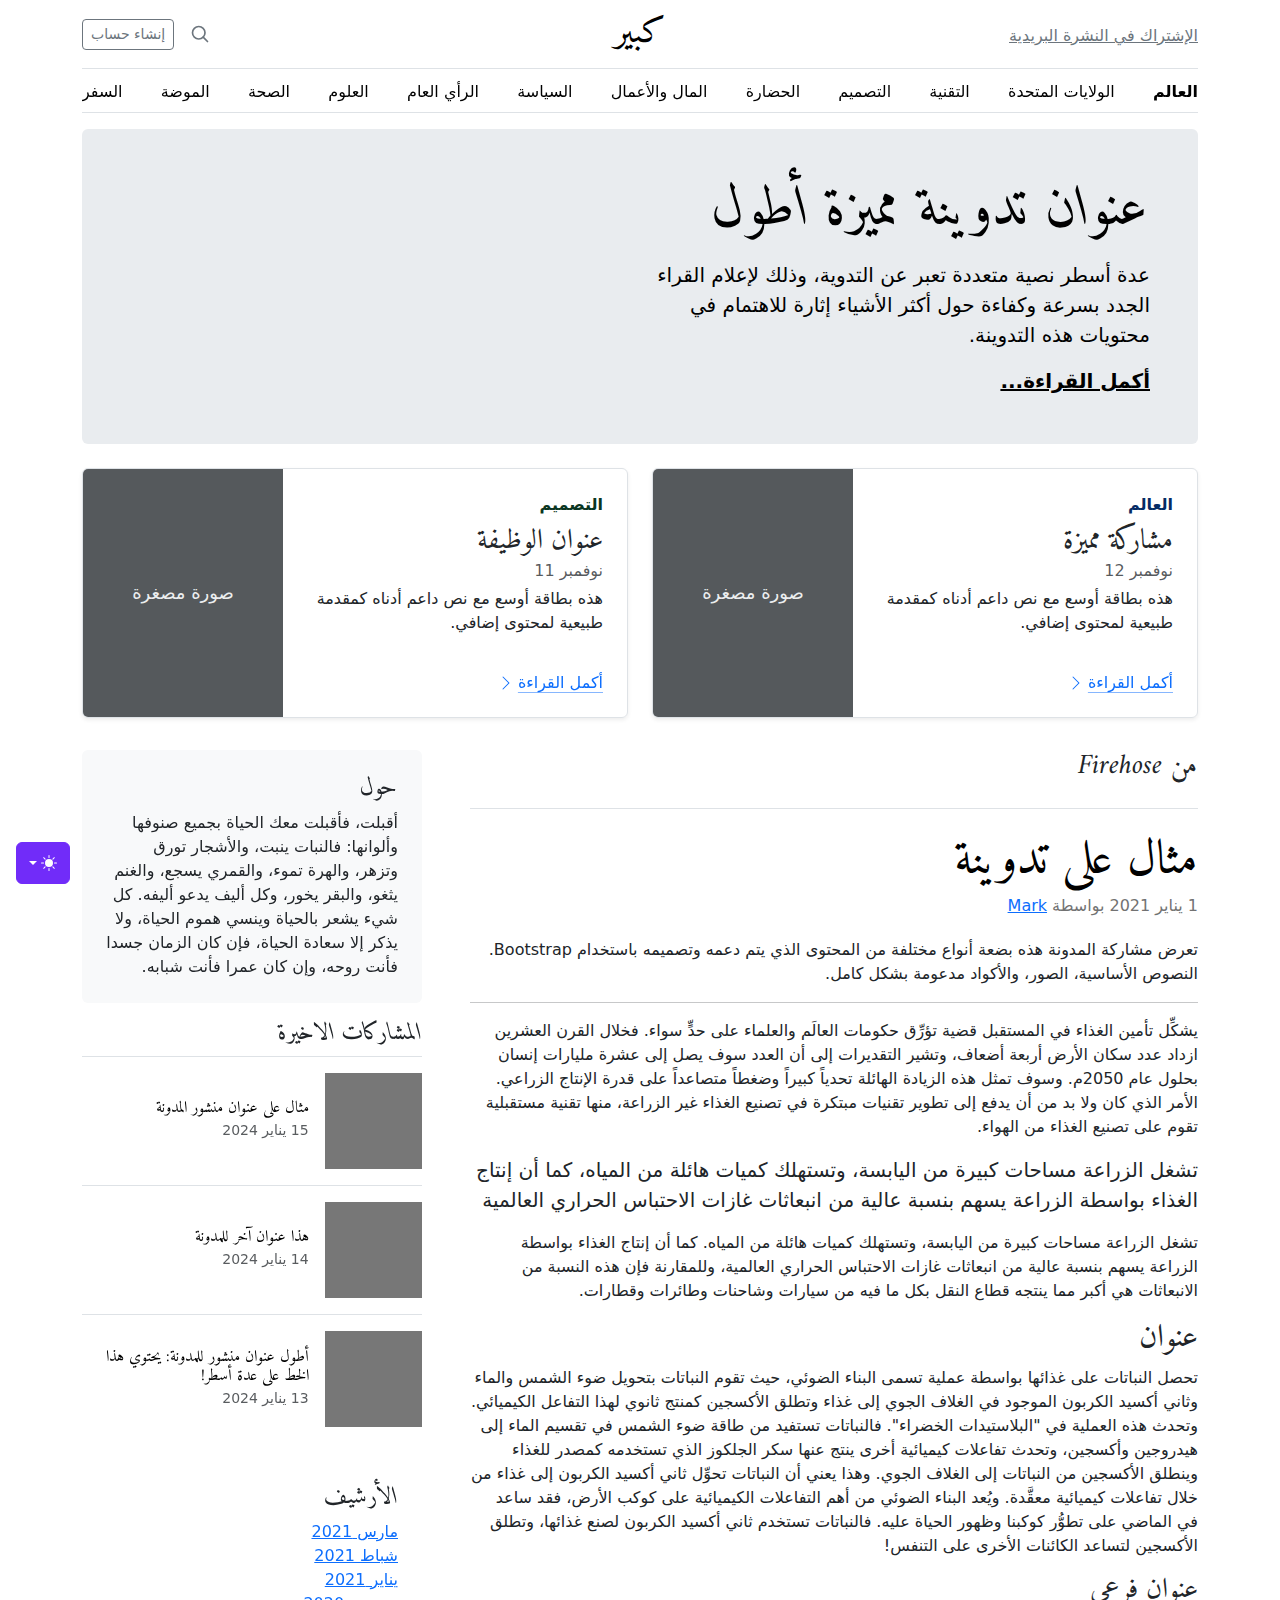
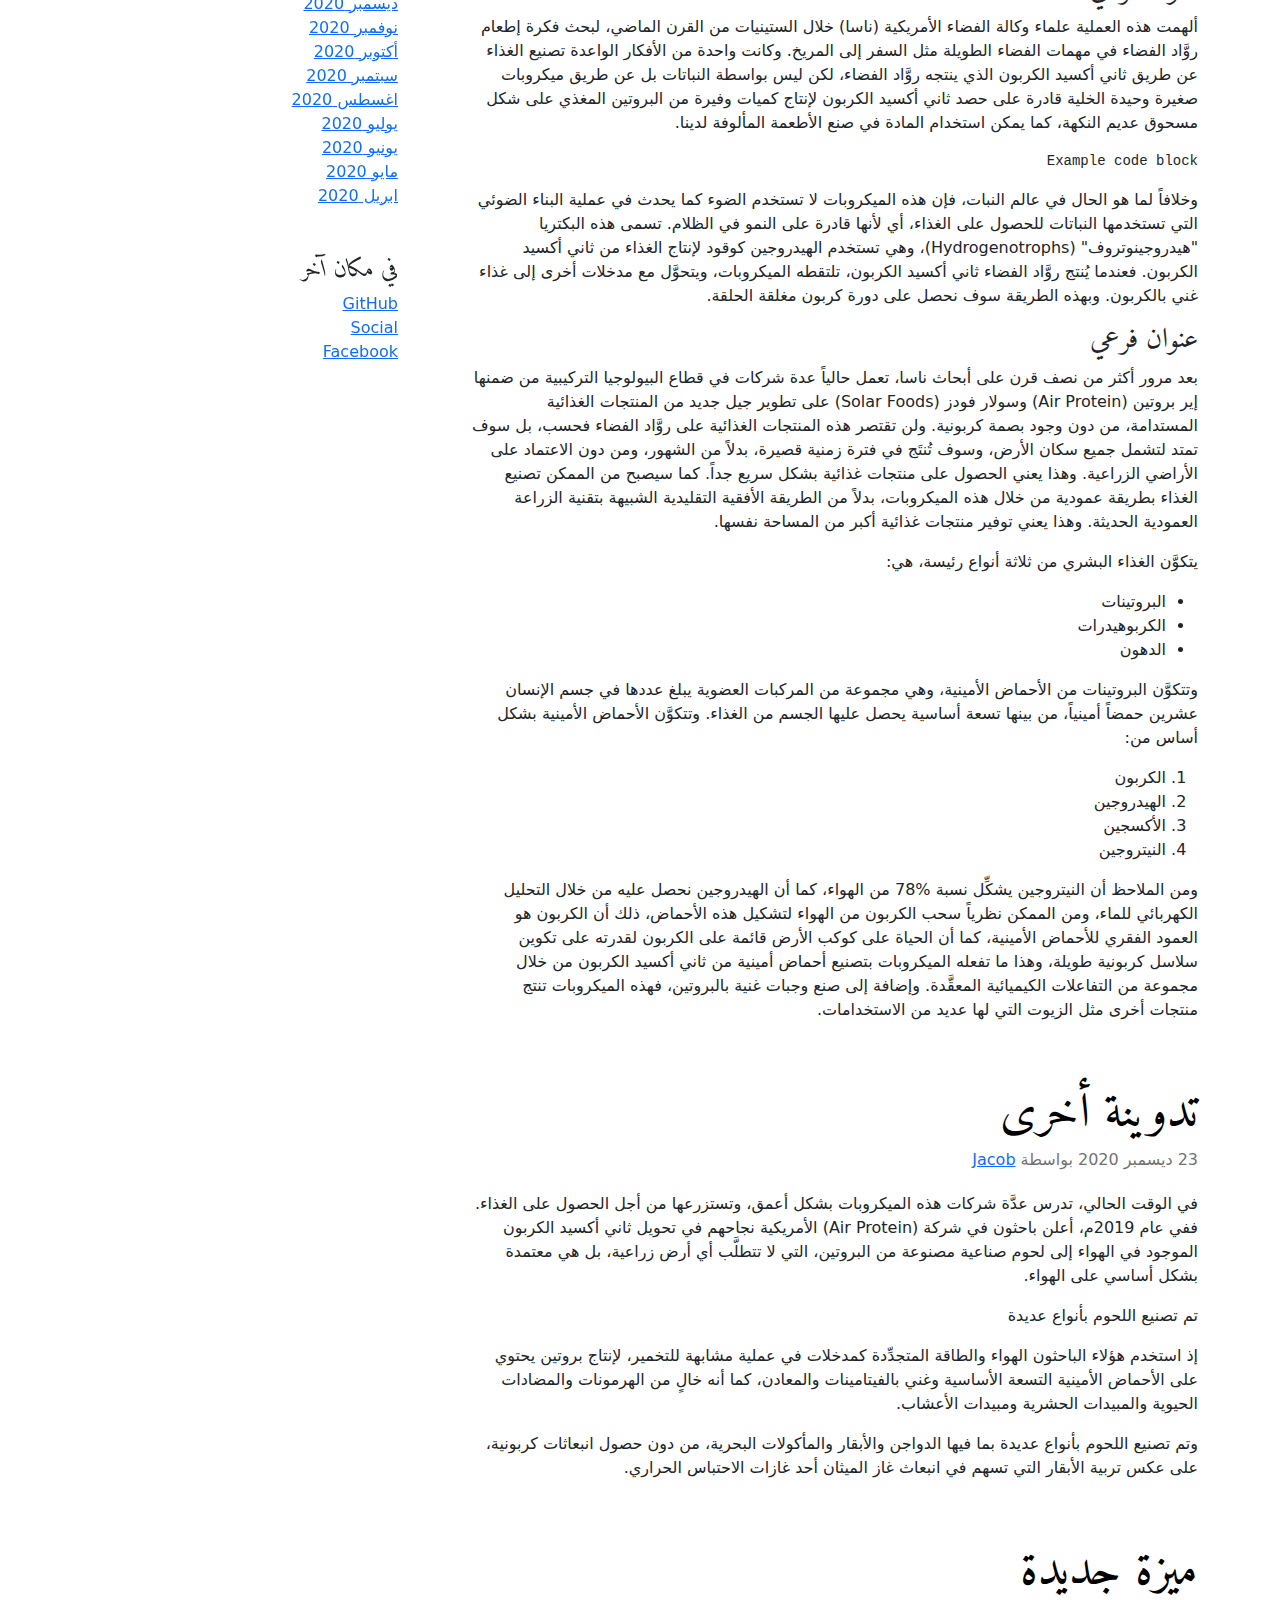
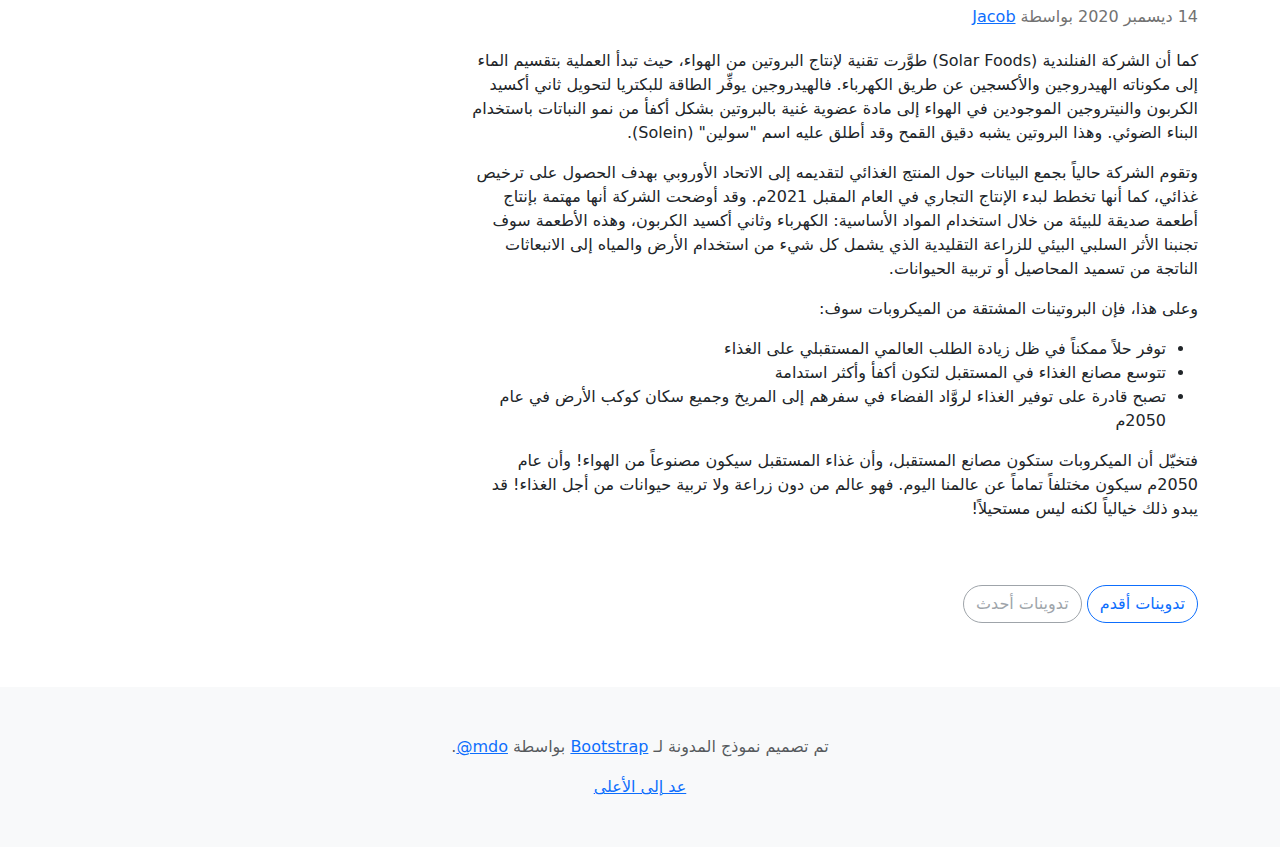
<file: bootstrap-5.3.8-examples/blog-rtl/index.html>
<!doctype html>
<html lang="ar" dir="rtl" data-bs-theme="auto">
  <head>
    <meta charset="utf-8" />
    <meta name="viewport" content="width=device-width, initial-scale=1" />
    <meta name="description" content="" />
    <meta
      name="author"
      content="Mark Otto, Jacob Thornton, and Bootstrap contributors"
    />
    <meta name="generator" content="Astro v5.13.2" />
    <title>قالب المدونة · Bootstrap v5.3</title>
    <link
      rel="canonical"
      href="https://getbootstrap.com/docs/5.3/examples/blog-rtl/"
    />
    <script src="../assets/js/color-modes.js"></script>
    <link href="../assets/dist/css/bootstrap.rtl.min.css" rel="stylesheet" />
    <meta name="theme-color" content="#712cf9" />
    <link
      href="https://fonts.googleapis.com/css?family=Amiri:wght@400;700&display=swap"
      rel="stylesheet"
    />
    <link href="../blog/blog.rtl.css" rel="stylesheet" />
    <style>
      .bd-placeholder-img {
        font-size: 1.125rem;
        text-anchor: middle;
        -webkit-user-select: none;
        -moz-user-select: none;
        user-select: none;
      }
      @media (min-width: 768px) {
        .bd-placeholder-img-lg {
          font-size: 3.5rem;
        }
      }
      .b-example-divider {
        width: 100%;
        height: 3rem;
        background-color: #0000001a;
        border: solid rgba(0, 0, 0, 0.15);
        border-width: 1px 0;
        box-shadow:
          inset 0 0.5em 1.5em #0000001a,
          inset 0 0.125em 0.5em #00000026;
      }
      .b-example-vr {
        flex-shrink: 0;
        width: 1.5rem;
        height: 100vh;
      }
      .bi {
        vertical-align: -0.125em;
        fill: currentColor;
      }
      .nav-scroller {
        position: relative;
        z-index: 2;
        height: 2.75rem;
        overflow-y: hidden;
      }
      .nav-scroller .nav {
        display: flex;
        flex-wrap: nowrap;
        padding-bottom: 1rem;
        margin-top: -1px;
        overflow-x: auto;
        text-align: center;
        white-space: nowrap;
        -webkit-overflow-scrolling: touch;
      }
      .btn-bd-primary {
        --bd-violet-bg: #712cf9;
        --bd-violet-rgb: 112.520718, 44.062154, 249.437846;
        --bs-btn-font-weight: 600;
        --bs-btn-color: var(--bs-white);
        --bs-btn-bg: var(--bd-violet-bg);
        --bs-btn-border-color: var(--bd-violet-bg);
        --bs-btn-hover-color: var(--bs-white);
        --bs-btn-hover-bg: #6528e0;
        --bs-btn-hover-border-color: #6528e0;
        --bs-btn-focus-shadow-rgb: var(--bd-violet-rgb);
        --bs-btn-active-color: var(--bs-btn-hover-color);
        --bs-btn-active-bg: #5a23c8;
        --bs-btn-active-border-color: #5a23c8;
      }
      .bd-mode-toggle {
        z-index: 1500;
      }
      .bd-mode-toggle .bi {
        width: 1em;
        height: 1em;
      }
      .bd-mode-toggle .dropdown-menu .active .bi {
        display: block !important;
      }
    </style>
  </head>
  <body>
    <svg xmlns="http://www.w3.org/2000/svg" class="d-none">
      <symbol id="check2" viewBox="0 0 16 16">
        <path
          d="M13.854 3.646a.5.5 0 0 1 0 .708l-7 7a.5.5 0 0 1-.708 0l-3.5-3.5a.5.5 0 1 1 .708-.708L6.5 10.293l6.646-6.647a.5.5 0 0 1 .708 0z"
        ></path>
      </symbol>
      <symbol id="circle-half" viewBox="0 0 16 16">
        <path
          d="M8 15A7 7 0 1 0 8 1v14zm0 1A8 8 0 1 1 8 0a8 8 0 0 1 0 16z"
        ></path>
      </symbol>
      <symbol id="moon-stars-fill" viewBox="0 0 16 16">
        <path
          d="M6 .278a.768.768 0 0 1 .08.858 7.208 7.208 0 0 0-.878 3.46c0 4.021 3.278 7.277 7.318 7.277.527 0 1.04-.055 1.533-.16a.787.787 0 0 1 .81.316.733.733 0 0 1-.031.893A8.349 8.349 0 0 1 8.344 16C3.734 16 0 12.286 0 7.71 0 4.266 2.114 1.312 5.124.06A.752.752 0 0 1 6 .278z"
        ></path>
        <path
          d="M10.794 3.148a.217.217 0 0 1 .412 0l.387 1.162c.173.518.579.924 1.097 1.097l1.162.387a.217.217 0 0 1 0 .412l-1.162.387a1.734 1.734 0 0 0-1.097 1.097l-.387 1.162a.217.217 0 0 1-.412 0l-.387-1.162A1.734 1.734 0 0 0 9.31 6.593l-1.162-.387a.217.217 0 0 1 0-.412l1.162-.387a1.734 1.734 0 0 0 1.097-1.097l.387-1.162zM13.863.099a.145.145 0 0 1 .274 0l.258.774c.115.346.386.617.732.732l.774.258a.145.145 0 0 1 0 .274l-.774.258a1.156 1.156 0 0 0-.732.732l-.258.774a.145.145 0 0 1-.274 0l-.258-.774a1.156 1.156 0 0 0-.732-.732l-.774-.258a.145.145 0 0 1 0-.274l.774-.258c.346-.115.617-.386.732-.732L13.863.1z"
        ></path>
      </symbol>
      <symbol id="sun-fill" viewBox="0 0 16 16">
        <path
          d="M8 12a4 4 0 1 0 0-8 4 4 0 0 0 0 8zM8 0a.5.5 0 0 1 .5.5v2a.5.5 0 0 1-1 0v-2A.5.5 0 0 1 8 0zm0 13a.5.5 0 0 1 .5.5v2a.5.5 0 0 1-1 0v-2A.5.5 0 0 1 8 13zm8-5a.5.5 0 0 1-.5.5h-2a.5.5 0 0 1 0-1h2a.5.5 0 0 1 .5.5zM3 8a.5.5 0 0 1-.5.5h-2a.5.5 0 0 1 0-1h2A.5.5 0 0 1 3 8zm10.657-5.657a.5.5 0 0 1 0 .707l-1.414 1.415a.5.5 0 1 1-.707-.708l1.414-1.414a.5.5 0 0 1 .707 0zm-9.193 9.193a.5.5 0 0 1 0 .707L3.05 13.657a.5.5 0 0 1-.707-.707l1.414-1.414a.5.5 0 0 1 .707 0zm9.193 2.121a.5.5 0 0 1-.707 0l-1.414-1.414a.5.5 0 0 1 .707-.707l1.414 1.414a.5.5 0 0 1 0 .707zM4.464 4.465a.5.5 0 0 1-.707 0L2.343 3.05a.5.5 0 1 1 .707-.707l1.414 1.414a.5.5 0 0 1 0 .708z"
        ></path>
      </symbol>
    </svg>
    <div
      class="dropdown position-fixed bottom-0 end-0 mb-3 me-3 bd-mode-toggle"
    >
      <button
        class="btn btn-bd-primary py-2 dropdown-toggle d-flex align-items-center"
        id="bd-theme"
        type="button"
        aria-expanded="false"
        data-bs-toggle="dropdown"
        aria-label="Toggle theme (auto)"
      >
        <svg class="bi my-1 theme-icon-active" aria-hidden="true">
          <use href="#circle-half"></use>
        </svg>
        <span class="visually-hidden" id="bd-theme-text">Toggle theme</span>
      </button>
      <ul
        class="dropdown-menu dropdown-menu-end shadow"
        aria-labelledby="bd-theme-text"
      >
        <li>
          <button
            type="button"
            class="dropdown-item d-flex align-items-center"
            data-bs-theme-value="light"
            aria-pressed="false"
          >
            <svg class="bi me-2 opacity-50" aria-hidden="true">
              <use href="#sun-fill"></use>
            </svg>
            Light
            <svg class="bi ms-auto d-none" aria-hidden="true">
              <use href="#check2"></use>
            </svg>
          </button>
        </li>
        <li>
          <button
            type="button"
            class="dropdown-item d-flex align-items-center"
            data-bs-theme-value="dark"
            aria-pressed="false"
          >
            <svg class="bi me-2 opacity-50" aria-hidden="true">
              <use href="#moon-stars-fill"></use>
            </svg>
            Dark
            <svg class="bi ms-auto d-none" aria-hidden="true">
              <use href="#check2"></use>
            </svg>
          </button>
        </li>
        <li>
          <button
            type="button"
            class="dropdown-item d-flex align-items-center active"
            data-bs-theme-value="auto"
            aria-pressed="true"
          >
            <svg class="bi me-2 opacity-50" aria-hidden="true">
              <use href="#circle-half"></use>
            </svg>
            Auto
            <svg class="bi ms-auto d-none" aria-hidden="true">
              <use href="#check2"></use>
            </svg>
          </button>
        </li>
      </ul>
    </div>
    <svg xmlns="http://www.w3.org/2000/svg" class="d-none">
      <symbol
        id="aperture"
        fill="none"
        stroke="currentColor"
        stroke-linecap="round"
        stroke-linejoin="round"
        stroke-width="2"
        viewBox="0 0 24 24"
      >
        <circle cx="12" cy="12" r="10"></circle>
        <path
          d="M14.31 8l5.74 9.94M9.69 8h11.48M7.38 12l5.74-9.94M9.69 16L3.95 6.06M14.31 16H2.83m13.79-4l-5.74 9.94"
        ></path>
      </symbol>
      <symbol id="cart" viewBox="0 0 16 16">
        <path
          d="M0 1.5A.5.5 0 0 1 .5 1H2a.5.5 0 0 1 .485.379L2.89 3H14.5a.5.5 0 0 1 .49.598l-1 5a.5.5 0 0 1-.465.401l-9.397.472L4.415 11H13a.5.5 0 0 1 0 1H4a.5.5 0 0 1-.491-.408L2.01 3.607 1.61 2H.5a.5.5 0 0 1-.5-.5zM3.102 4l.84 4.479 9.144-.459L13.89 4H3.102zM5 12a2 2 0 1 0 0 4 2 2 0 0 0 0-4zm7 0a2 2 0 1 0 0 4 2 2 0 0 0 0-4zm-7 1a1 1 0 1 1 0 2 1 1 0 0 1 0-2zm7 0a1 1 0 1 1 0 2 1 1 0 0 1 0-2z"
        ></path>
      </symbol>
      <symbol id="chevron-right" viewBox="0 0 16 16">
        <path
          fill-rule="evenodd"
          d="M4.646 1.646a.5.5 0 0 1 .708 0l6 6a.5.5 0 0 1 0 .708l-6 6a.5.5 0 0 1-.708-.708L10.293 8 4.646 2.354a.5.5 0 0 1 0-.708z"
        ></path>
      </symbol>
    </svg>
    <div class="container">
      <header class="border-bottom lh-1 py-3">
        <div class="row flex-nowrap justify-content-between align-items-center">
          <div class="col-4 pt-1">
            <a class="link-secondary" href="#">الإشتراك في النشرة البريدية</a>
          </div>
          <div class="col-4 text-center">
            <a
              class="blog-header-logo text-body-emphasis text-decoration-none"
              href="#"
              >كبير</a
            >
          </div>
          <div class="col-4 d-flex justify-content-end align-items-center">
            <a class="link-secondary" href="#" aria-label="بحث">
              <svg
                xmlns="http://www.w3.org/2000/svg"
                width="20"
                height="20"
                fill="none"
                stroke="currentColor"
                stroke-linecap="round"
                stroke-linejoin="round"
                stroke-width="2"
                class="mx-3"
                role="img"
                viewBox="0 0 24 24"
              >
                <title>بحث</title>
                <circle cx="10.5" cy="10.5" r="7.5"></circle>
                <path d="M21 21l-5.2-5.2"></path>
              </svg>
            </a>
            <a class="btn btn-sm btn-outline-secondary" href="#">إنشاء حساب</a>
          </div>
        </div>
      </header>
      <div class="nav-scroller py-1 mb-3 border-bottom">
        <nav class="nav nav-underline justify-content-between">
          <a class="nav-item nav-link link-body-emphasis active" href="#"
            >العالم</a
          >
          <a class="nav-item nav-link link-body-emphasis" href="#"
            >الولايات المتحدة</a
          >
          <a class="nav-item nav-link link-body-emphasis" href="#">التقنية</a>
          <a class="nav-item nav-link link-body-emphasis" href="#">التصميم</a>
          <a class="nav-item nav-link link-body-emphasis" href="#">الحضارة</a>
          <a class="nav-item nav-link link-body-emphasis" href="#"
            >المال والأعمال</a
          >
          <a class="nav-item nav-link link-body-emphasis" href="#">السياسة</a>
          <a class="nav-item nav-link link-body-emphasis" href="#"
            >الرأي العام</a
          >
          <a class="nav-item nav-link link-body-emphasis" href="#">العلوم</a>
          <a class="nav-item nav-link link-body-emphasis" href="#">الصحة</a>
          <a class="nav-item nav-link link-body-emphasis" href="#">الموضة</a>
          <a class="nav-item nav-link link-body-emphasis" href="#">السفر</a>
        </nav>
      </div>
    </div>
    <main class="container">
      <div class="p-4 p-md-5 mb-4 rounded text-body-emphasis bg-body-secondary">
        <div class="col-lg-6 px-0">
          <h1 class="display-4 fst-italic">عنوان تدوينة مميزة أطول</h1>
          <p class="lead my-3">
            عدة أسطر نصية متعددة تعبر عن التدوية، وذلك لإعلام القراء الجدد بسرعة
            وكفاءة حول أكثر الأشياء إثارة للاهتمام في محتويات هذه التدوينة.
          </p>
          <p class="lead mb-0">
            <a href="#" class="text-body-emphasis fw-bold">أكمل القراءة...</a>
          </p>
        </div>
      </div>
      <div class="row mb-2">
        <div class="col-md-6">
          <div
            class="row g-0 border rounded overflow-hidden flex-md-row mb-4 shadow-sm h-md-250 position-relative"
          >
            <div class="col p-4 d-flex flex-column position-static">
              <strong class="d-inline-block mb-2 text-primary-emphasis"
                >العالم</strong
              >
              <h3 class="mb-0">مشاركة مميزة</h3>
              <div class="mb-1 text-body-secondary">نوفمبر 12</div>
              <p class="card-text mb-auto">
                هذه بطاقة أوسع مع نص داعم أدناه كمقدمة طبيعية لمحتوى إضافي.
              </p>
              <a
                href="#"
                class="icon-link gap-1 icon-link-hover stretched-link"
              >
                أكمل القراءة
                <svg class="bi" aria-hidden="true">
                  <use xlink:href="#chevron-right"></use>
                </svg>
              </a>
            </div>
            <div class="col-auto d-none d-lg-block">
              <svg
                aria-label="Placeholder: صورة مصغرة"
                class="bd-placeholder-img"
                height="250"
                preserveAspectRatio="xMidYMid slice"
                role="img"
                width="200"
                xmlns="http://www.w3.org/2000/svg"
              >
                <title>Placeholder</title>
                <rect width="100%" height="100%" fill="#55595c"></rect>
                <text x="50%" y="50%" fill="#eceeef" dy=".3em">صورة مصغرة</text>
              </svg>
            </div>
          </div>
        </div>
        <div class="col-md-6">
          <div
            class="row g-0 border rounded overflow-hidden flex-md-row mb-4 shadow-sm h-md-250 position-relative"
          >
            <div class="col p-4 d-flex flex-column position-static">
              <strong class="d-inline-block mb-2 text-success-emphasis"
                >التصميم</strong
              >
              <h3 class="mb-0">عنوان الوظيفة</h3>
              <div class="mb-1 text-body-secondary">نوفمبر 11</div>
              <p class="mb-auto">
                هذه بطاقة أوسع مع نص داعم أدناه كمقدمة طبيعية لمحتوى إضافي.
              </p>
              <a
                href="#"
                class="icon-link gap-1 icon-link-hover stretched-link"
              >
                أكمل القراءة
                <svg class="bi" aria-hidden="true">
                  <use xlink:href="#chevron-right"></use>
                </svg>
              </a>
            </div>
            <div class="col-auto d-none d-lg-block">
              <svg
                aria-label="Placeholder: صورة مصغرة"
                class="bd-placeholder-img"
                height="250"
                preserveAspectRatio="xMidYMid slice"
                role="img"
                width="200"
                xmlns="http://www.w3.org/2000/svg"
              >
                <title>Placeholder</title>
                <rect width="100%" height="100%" fill="#55595c"></rect>
                <text x="50%" y="50%" fill="#eceeef" dy=".3em">صورة مصغرة</text>
              </svg>
            </div>
          </div>
        </div>
      </div>
      <div class="row g-5">
        <div class="col-md-8">
          <h3 class="pb-4 mb-4 fst-italic border-bottom">من Firehose</h3>
          <article class="blog-post">
            <h2 class="display-5 link-body-emphasis mb-1">مثال على تدوينة</h2>
            <p class="blog-post-meta">
              1 يناير 2021 بواسطة <a href="#"> Mark </a>
            </p>
            <p>
              تعرض مشاركة المدونة هذه بضعة أنواع مختلفة من المحتوى الذي يتم دعمه
              وتصميمه باستخدام Bootstrap. النصوص الأساسية، الصور، والأكواد
              مدعومة بشكل كامل.
            </p>
            <hr />
            <p>
              يشكِّل تأمين الغذاء في المستقبل قضية تؤرِّق حكومات العالَم
              والعلماء على حدٍّ سواء. فخلال القرن العشرين ازداد عدد سكان الأرض
              أربعة أضعاف، وتشير التقديرات إلى أن العدد سوف يصل إلى عشرة مليارات
              إنسان بحلول عام 2050م. وسوف تمثل هذه الزيادة الهائلة تحدياً كبيراً
              وضغطاً متصاعداً على قدرة الإنتاج الزراعي. الأمر الذي كان ولا بد من
              أن يدفع إلى تطوير تقنيات مبتكرة في تصنيع الغذاء غير الزراعة، منها
              تقنية مستقبلية تقوم على تصنيع الغذاء من الهواء.
            </p>
            <blockquote class="blockquote">
              <p>
                تشغل الزراعة مساحات كبيرة من اليابسة، وتستهلك كميات هائلة من
                المياه، كما أن إنتاج الغذاء بواسطة الزراعة يسهم بنسبة عالية من
                انبعاثات غازات الاحتباس الحراري العالمية
              </p>
            </blockquote>
            <p>
              تشغل الزراعة مساحات كبيرة من اليابسة، وتستهلك كميات هائلة من
              المياه. كما أن إنتاج الغذاء بواسطة الزراعة يسهم بنسبة عالية من
              انبعاثات غازات الاحتباس الحراري العالمية، وللمقارنة فإن هذه النسبة
              من الانبعاثات هي أكبر مما ينتجه قطاع النقل بكل ما فيه من سيارات
              وشاحنات وطائرات وقطارات.
            </p>
            <h2>عنوان</h2>
            <p>
              تحصل النباتات على غذائها بواسطة عملية تسمى البناء الضوئي، حيث تقوم
              النباتات بتحويل ضوء الشمس والماء وثاني أكسيد الكربون الموجود في
              الغلاف الجوي إلى غذاء وتطلق الأكسجين كمنتج ثانوي لهذا التفاعل
              الكيميائي. وتحدث هذه العملية في "البلاستيدات الخضراء". فالنباتات
              تستفيد من طاقة ضوء الشمس في تقسيم الماء إلى هيدروجين وأكسجين،
              وتحدث تفاعلات كيميائية أخرى ينتج عنها سكر الجلكوز الذي تستخدمه
              كمصدر للغذاء وينطلق الأكسجين من النباتات إلى الغلاف الجوي. وهذا
              يعني أن النباتات تحوِّل ثاني أكسيد الكربون إلى غذاء من خلال
              تفاعلات كيميائية معقَّدة. ويُعد البناء الضوئي من أهم التفاعلات
              الكيميائية على كوكب الأرض، فقد ساعد في الماضي على تطوُّر كوكبنا
              وظهور الحياة عليه. فالنباتات تستخدم ثاني أكسيد الكربون لصنع
              غذائها، وتطلق الأكسجين لتساعد الكائنات الأخرى على التنفس!
            </p>
            <h3>عنوان فرعي</h3>
            <p>
              ألهمت هذه العملية علماء وكالة الفضاء الأمريكية (ناسا) خلال
              الستينيات من القرن الماضي، لبحث فكرة إطعام روَّاد الفضاء في مهمات
              الفضاء الطويلة مثل السفر إلى المريخ. وكانت واحدة من الأفكار
              الواعدة تصنيع الغذاء عن طريق ثاني أكسيد الكربون الذي ينتجه روَّاد
              الفضاء، لكن ليس بواسطة النباتات بل عن طريق ميكروبات صغيرة وحيدة
              الخلية قادرة على حصد ثاني أكسيد الكربون لإنتاج كميات وفيرة من
              البروتين المغذي على شكل مسحوق عديم النكهة، كما يمكن استخدام المادة
              في صنع الأطعمة المألوفة لدينا.
            </p>
            <pre><code>Example code block</code></pre>
            <p>
              وخلافاً لما هو الحال في عالم النبات، فإن هذه الميكروبات لا تستخدم
              الضوء كما يحدث في عملية البناء الضوئي التي تستخدمها النباتات
              للحصول على الغذاء، أي لأنها قادرة على النمو في الظلام. تسمى هذه
              البكتريا "هيدروجينوتروف" (Hydrogenotrophs)، وهي تستخدم الهيدروجين
              كوقود لإنتاج الغذاء من ثاني أكسيد الكربون. فعندما يُنتج روَّاد
              الفضاء ثاني أكسيد الكربون، تلتقطه الميكروبات، ويتحوَّل مع مدخلات
              أخرى إلى غذاء غني بالكربون. وبهذه الطريقة سوف نحصل على دورة كربون
              مغلقة الحلقة.
            </p>
            <h3>عنوان فرعي</h3>
            <p>
              بعد مرور أكثر من نصف قرن على أبحاث ناسا، تعمل حالياً عدة شركات في
              قطاع البيولوجيا التركيبية من ضمنها إير بروتين (Air Protein) وسولار
              فودز (Solar Foods) على تطوير جيل جديد من المنتجات الغذائية
              المستدامة، من دون وجود بصمة كربونية. ولن تقتصر هذه المنتجات
              الغذائية على روَّاد الفضاء فحسب، بل سوف تمتد لتشمل جميع سكان
              الأرض، وسوف تُنتَج في فترة زمنية قصيرة، بدلاً من الشهور، ومن دون
              الاعتماد على الأراضي الزراعية. وهذا يعني الحصول على منتجات غذائية
              بشكل سريع جداً. كما سيصبح من الممكن تصنيع الغذاء بطريقة عمودية من
              خلال هذه الميكروبات، بدلاً من الطريقة الأفقية التقليدية الشبيهة
              بتقنية الزراعة العمودية الحديثة. وهذا يعني توفير منتجات غذائية
              أكبر من المساحة نفسها.
            </p>
            <p>يتكوَّن الغذاء البشري من ثلاثة أنواع رئيسة، هي:</p>
            <ul>
              <li>البروتينات</li>
              <li>الكربوهيدرات</li>
              <li>الدهون</li>
            </ul>
            <p>
              وتتكوَّن البروتينات من الأحماض الأمينية، وهي مجموعة من المركبات
              العضوية يبلغ عددها في جسم الإنسان عشرين حمضاً أمينياً، من بينها
              تسعة أساسية يحصل عليها الجسم من الغذاء. وتتكوَّن الأحماض الأمينية
              بشكل أساس من:
            </p>
            <ol>
              <li>الكربون</li>
              <li>الهيدروجين</li>
              <li>الأكسجين</li>
              <li>النيتروجين</li>
            </ol>
            <p>
              ومن الملاحظ أن النيتروجين يشكِّل نسبة %78 من الهواء، كما أن
              الهيدروجين نحصل عليه من خلال التحليل الكهربائي للماء، ومن الممكن
              نظرياً سحب الكربون من الهواء لتشكيل هذه الأحماض، ذلك أن الكربون هو
              العمود الفقري للأحماض الأمينية، كما أن الحياة على كوكب الأرض قائمة
              على الكربون لقدرته على تكوين سلاسل كربونية طويلة، وهذا ما تفعله
              الميكروبات بتصنيع أحماض أمينية من ثاني أكسيد الكربون من خلال
              مجموعة من التفاعلات الكيميائية المعقَّدة. وإضافة إلى صنع وجبات
              غنية بالبروتين، فهذه الميكروبات تنتج منتجات أخرى مثل الزيوت التي
              لها عديد من الاستخدامات.
            </p>
          </article>
          <article class="blog-post">
            <h2 class="display-5 link-body-emphasis mb-1">تدوينة أخرى</h2>
            <p class="blog-post-meta">
              23 ديسمبر 2020 بواسطة <a href="#">Jacob</a>
            </p>
            <p>
              في الوقت الحالي، تدرس عدَّة شركات هذه الميكروبات بشكل أعمق،
              وتستزرعها من أجل الحصول على الغذاء. ففي عام 2019م، أعلن باحثون في
              شركة (Air Protein) الأمريكية نجاحهم في تحويل ثاني أكسيد الكربون
              الموجود في الهواء إلى لحوم صناعية مصنوعة من البروتين، التي لا
              تتطلَّب أي أرض زراعية، بل هي معتمدة بشكل أساسي على الهواء.
            </p>
            <blockquote><p>تم تصنيع اللحوم بأنواع عديدة</p></blockquote>
            <p>
              إذ استخدم هؤلاء الباحثون الهواء والطاقة المتجدِّدة كمدخلات في
              عملية مشابهة للتخمير، لإنتاج بروتين يحتوي على الأحماض الأمينية
              التسعة الأساسية وغني بالفيتامينات والمعادن، كما أنه خالٍ من
              الهرمونات والمضادات الحيوية والمبيدات الحشرية ومبيدات الأعشاب.
            </p>
            <p>
              وتم تصنيع اللحوم بأنواع عديدة بما فيها الدواجن والأبقار والمأكولات
              البحرية، من دون حصول انبعاثات كربونية، على عكس تربية الأبقار التي
              تسهم في انبعاث غاز الميثان أحد غازات الاحتباس الحراري.
            </p>
          </article>
          <article class="blog-post">
            <h2 class="display-5 link-body-emphasis mb-1">ميزة جديدة</h2>
            <p class="blog-post-meta">
              14 ديسمبر 2020 بواسطة <a href="#">Jacob</a>
            </p>
            <p>
              كما أن الشركة الفنلندية (Solar Foods) طوَّرت تقنية لإنتاج البروتين
              من الهواء، حيث تبدأ العملية بتقسيم الماء إلى مكوناته الهيدروجين
              والأكسجين عن طريق الكهرباء. فالهيدروجين يوفِّر الطاقة للبكتريا
              لتحويل ثاني أكسيد الكربون والنيتروجين الموجودين في الهواء إلى مادة
              عضوية غنية بالبروتين بشكل أكفأ من نمو النباتات باستخدام البناء
              الضوئي. وهذا البروتين يشبه دقيق القمح وقد أطلق عليه اسم "سولين"
              (Solein).
            </p>
            <p>
              وتقوم الشركة حالياً بجمع البيانات حول المنتج الغذائي لتقديمه إلى
              الاتحاد الأوروبي بهدف الحصول على ترخيص غذائي، كما أنها تخطط لبدء
              الإنتاج التجاري في العام المقبل 2021م. وقد أوضحت الشركة أنها مهتمة
              بإنتاج أطعمة صديقة للبيئة من خلال استخدام المواد الأساسية:
              الكهرباء وثاني أكسيد الكربون، وهذه الأطعمة سوف تجنبنا الأثر السلبي
              البيئي للزراعة التقليدية الذي يشمل كل شيء من استخدام الأرض والمياه
              إلى الانبعاثات الناتجة من تسميد المحاصيل أو تربية الحيوانات.
            </p>
            <p>وعلى هذا، فإن البروتينات المشتقة من الميكروبات سوف:</p>
            <ul>
              <li>
                توفر حلاً ممكناً في ظل زيادة الطلب العالمي المستقبلي على الغذاء
              </li>
              <li>تتوسع مصانع الغذاء في المستقبل لتكون أكفأ وأكثر استدامة</li>
              <li>
                تصبح قادرة على توفير الغذاء لروَّاد الفضاء في سفرهم إلى المريخ
                وجميع سكان كوكب الأرض في عام 2050م
              </li>
            </ul>
            <p>
              فتخيّل أن الميكروبات ستكون مصانع المستقبل، وأن غذاء المستقبل سيكون
              مصنوعاً من الهواء! وأن عام 2050م سيكون مختلفاً تماماً عن عالمنا
              اليوم. فهو عالم من دون زراعة ولا تربية حيوانات من أجل الغذاء! قد
              يبدو ذلك خيالياً لكنه ليس مستحيلاً!
            </p>
          </article>
          <nav class="blog-pagination" aria-label="Pagination">
            <a class="btn btn-outline-primary rounded-pill" href="#"
              >تدوينات أقدم</a
            >
            <a
              class="btn btn-outline-secondary rounded-pill disabled"
              aria-disabled="true"
              >تدوينات أحدث</a
            >
          </nav>
        </div>
        <div class="col-md-4">
          <div class="position-sticky" style="top: 2rem">
            <div class="p-4 mb-3 bg-body-tertiary rounded">
              <h4 class="fst-italic">حول</h4>
              <p class="mb-0">
                أقبلت، فأقبلت معك الحياة بجميع صنوفها وألوانها: فالنبات ينبت،
                والأشجار تورق وتزهر، والهرة تموء، والقمري يسجع، والغنم يثغو،
                والبقر يخور، وكل أليف يدعو أليفه. كل شيء يشعر بالحياة وينسي هموم
                الحياة، ولا يذكر إلا سعادة الحياة، فإن كان الزمان جسدا فأنت
                روحه، وإن كان عمرا فأنت شبابه.
              </p>
            </div>
            <div>
              <h4 class="fst-italic">المشاركات الاخيرة</h4>
              <ul class="list-unstyled">
                <li>
                  <a
                    class="d-flex flex-column flex-lg-row gap-3 align-items-start align-items-lg-center py-3 link-body-emphasis text-decoration-none border-top"
                    href="#"
                  >
                    <svg
                      aria-hidden="true"
                      class="bd-placeholder-img"
                      height="96"
                      preserveAspectRatio="xMidYMid slice"
                      width="100%"
                      xmlns="http://www.w3.org/2000/svg"
                    >
                      <rect width="100%" height="100%" fill="#777"></rect>
                    </svg>
                    <div class="col-lg-8">
                      <h6 class="mb-0">مثال على عنوان منشور المدونة</h6>
                      <small class="text-body-secondary">15 يناير 2024</small>
                    </div>
                  </a>
                </li>
                <li>
                  <a
                    class="d-flex flex-column flex-lg-row gap-3 align-items-start align-items-lg-center py-3 link-body-emphasis text-decoration-none border-top"
                    href="#"
                  >
                    <svg
                      aria-hidden="true"
                      class="bd-placeholder-img"
                      height="96"
                      preserveAspectRatio="xMidYMid slice"
                      width="100%"
                      xmlns="http://www.w3.org/2000/svg"
                    >
                      <rect width="100%" height="100%" fill="#777"></rect>
                    </svg>
                    <div class="col-lg-8">
                      <h6 class="mb-0">هذا عنوان آخر للمدونة</h6>
                      <small class="text-body-secondary">14 يناير 2024</small>
                    </div>
                  </a>
                </li>
                <li>
                  <a
                    class="d-flex flex-column flex-lg-row gap-3 align-items-start align-items-lg-center py-3 link-body-emphasis text-decoration-none border-top"
                    href="#"
                  >
                    <svg
                      aria-hidden="true"
                      class="bd-placeholder-img"
                      height="96"
                      preserveAspectRatio="xMidYMid slice"
                      width="100%"
                      xmlns="http://www.w3.org/2000/svg"
                    >
                      <rect width="100%" height="100%" fill="#777"></rect>
                    </svg>
                    <div class="col-lg-8">
                      <h6 class="mb-0">
                        أطول عنوان منشور للمدونة: يحتوي هذا الخط على عدة أسطر!
                      </h6>
                      <small class="text-body-secondary">13 يناير 2024</small>
                    </div>
                  </a>
                </li>
              </ul>
            </div>
            <div class="p-4">
              <h4 class="fst-italic">الأرشيف</h4>
              <ol class="list-unstyled mb-0">
                <li><a href="#">مارس 2021</a></li>
                <li><a href="#">شباط 2021</a></li>
                <li><a href="#">يناير 2021</a></li>
                <li><a href="#">ديسمبر 2020</a></li>
                <li><a href="#">نوفمبر 2020</a></li>
                <li><a href="#">أكتوبر 2020</a></li>
                <li><a href="#">سبتمبر 2020</a></li>
                <li><a href="#">اغسطس 2020</a></li>
                <li><a href="#">يوليو 2020</a></li>
                <li><a href="#">يونيو 2020</a></li>
                <li><a href="#">مايو 2020</a></li>
                <li><a href="#">ابريل 2020</a></li>
              </ol>
            </div>
            <div class="p-4">
              <h4 class="fst-italic">في مكان آخر</h4>
              <ol class="list-unstyled">
                <li><a href="#">GitHub</a></li>
                <li><a href="#">Social</a></li>
                <li><a href="#">Facebook</a></li>
              </ol>
            </div>
          </div>
        </div>
      </div>
    </main>
    <footer class="py-5 text-center text-body-secondary bg-body-tertiary">
      <p>
        تم تصميم نموذج المدونة لـ
        <a href="https://getbootstrap.com/">Bootstrap</a> بواسطة
        <a href="https://x.com/mdo"><bdi lang="en" dir="ltr">@mdo</bdi></a
        >.
      </p>
      <p class="mb-0"><a href="#">عد إلى الأعلى</a></p>
    </footer>
    <script
      src="../assets/dist/js/bootstrap.bundle.min.js"
      class="astro-vvvwv3sm"
    ></script>
  </body>
</html>
</file>
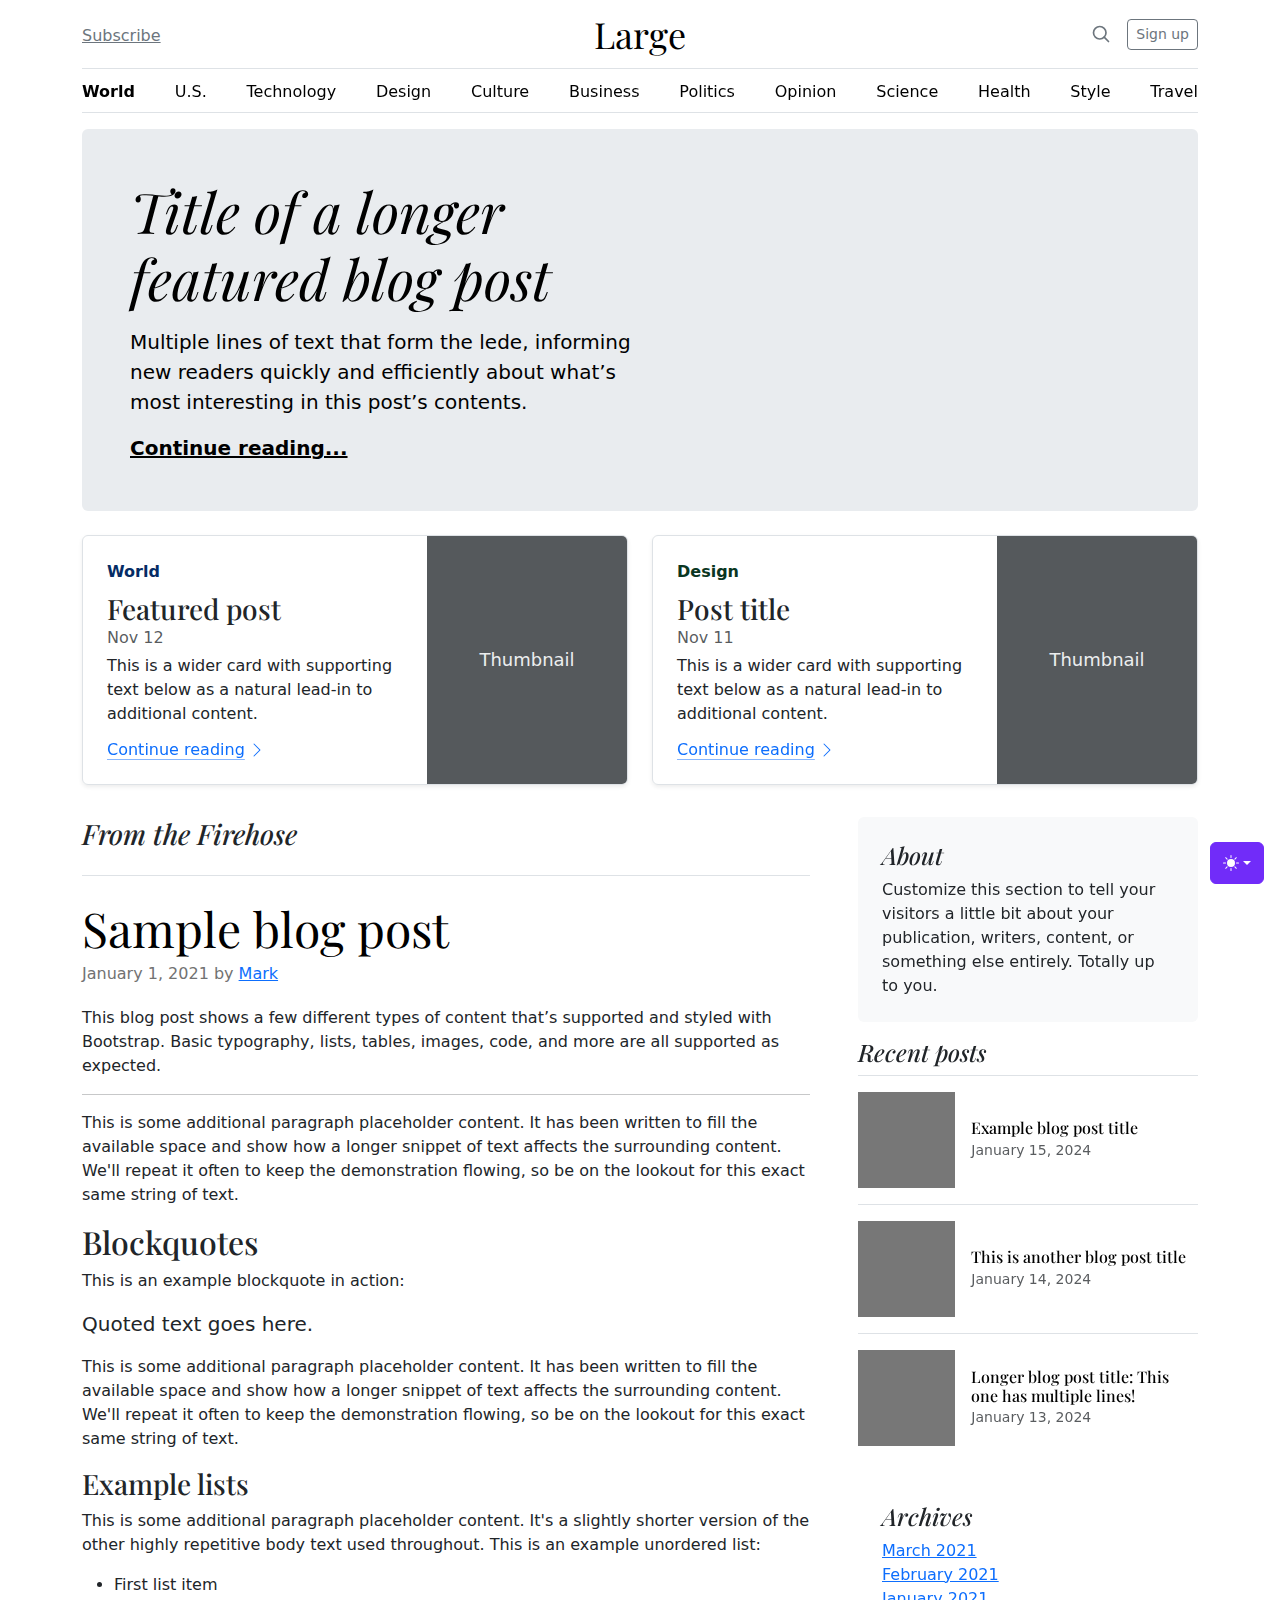
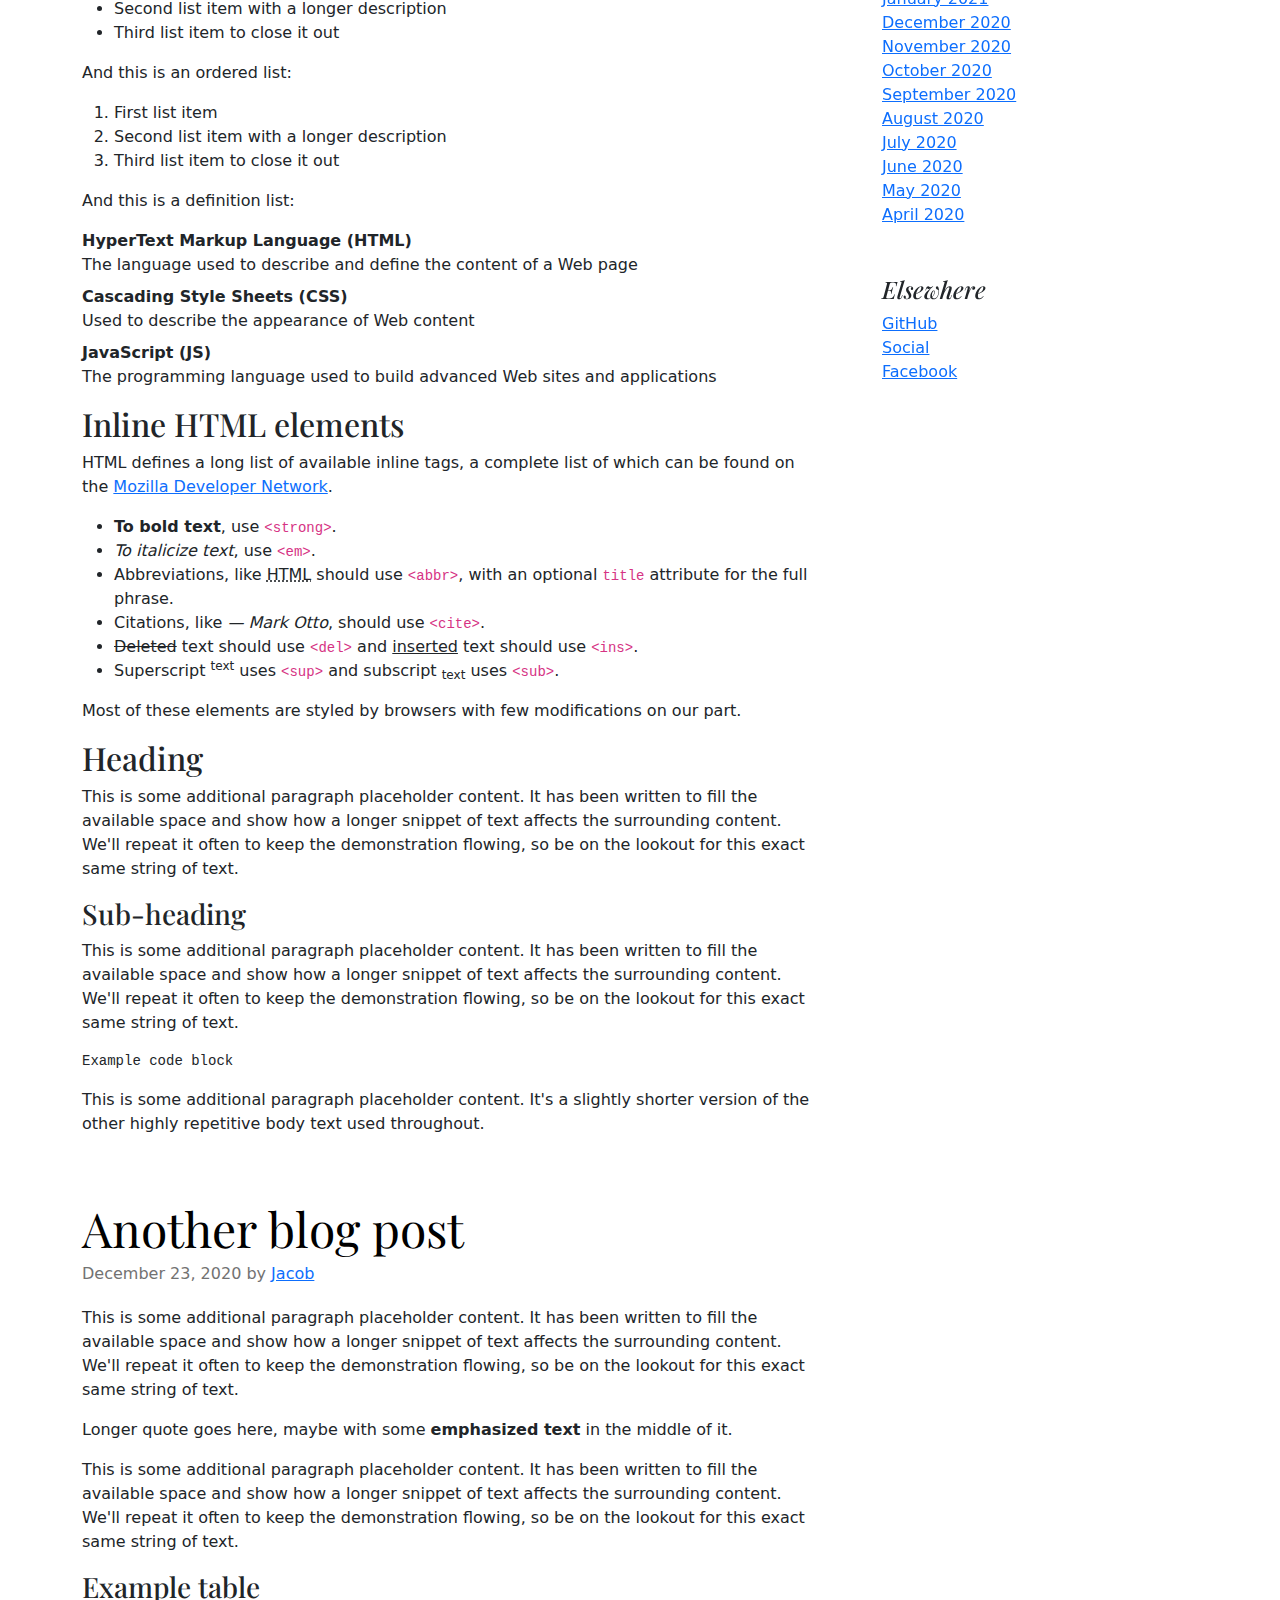
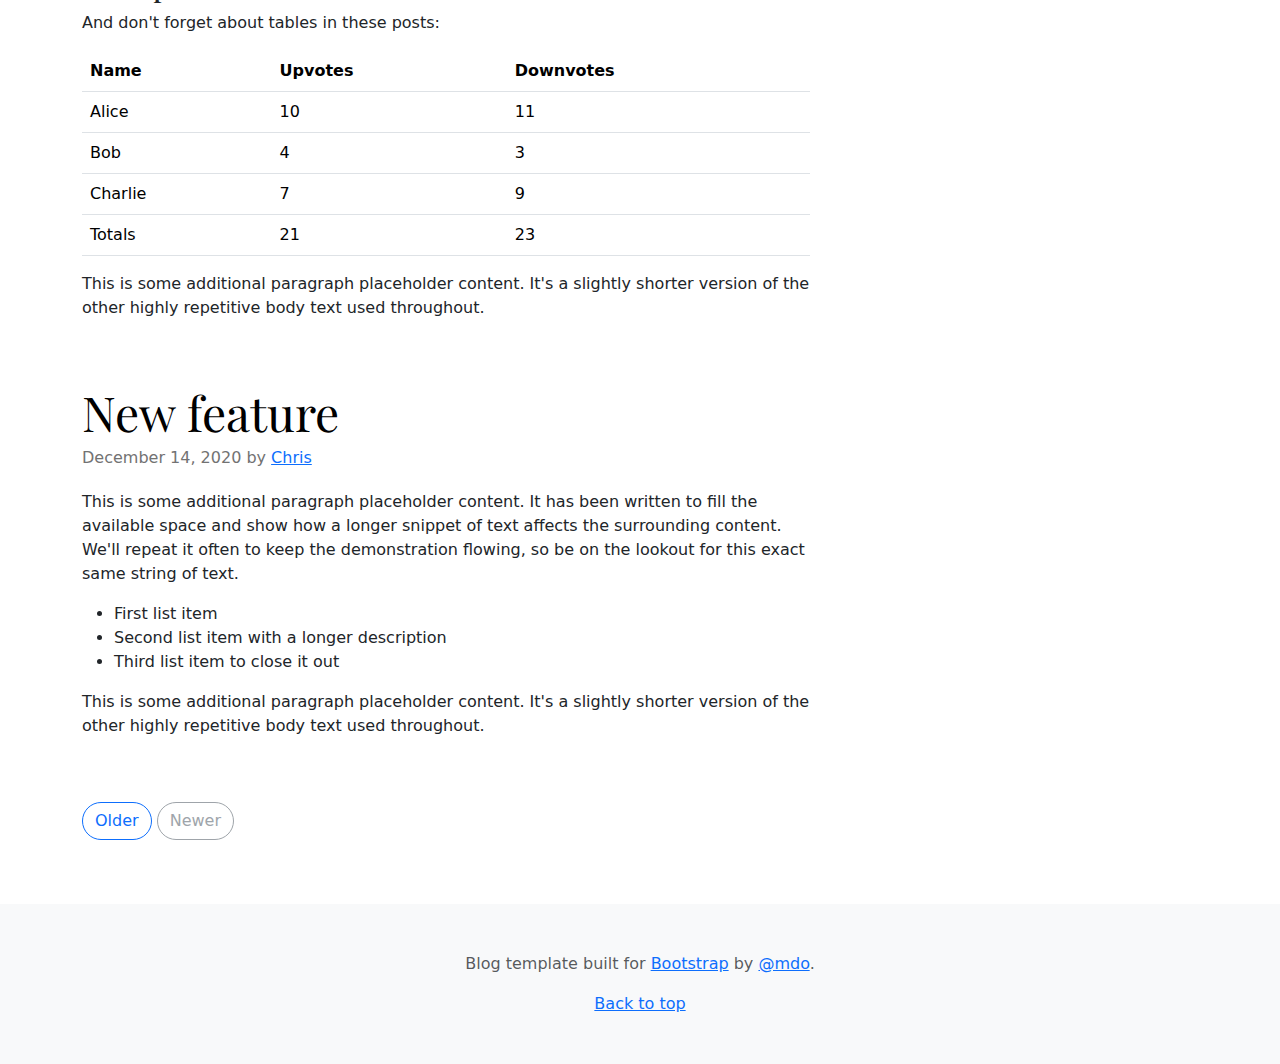
<file: bootstrap-5.3.8-examples/blog/index.html>
<!doctype html>
<html lang="en" data-bs-theme="auto">
  <head>
    <meta charset="utf-8" />
    <meta name="viewport" content="width=device-width, initial-scale=1" />
    <meta name="description" content="" />
    <meta
      name="author"
      content="Mark Otto, Jacob Thornton, and Bootstrap contributors"
    />
    <meta name="generator" content="Astro v5.13.2" />
    <title>Blog Template · Bootstrap v5.3</title>
    <link
      rel="canonical"
      href="https://getbootstrap.com/docs/5.3/examples/blog/"
    />
    <script src="../assets/js/color-modes.js"></script>
    <link href="../assets/dist/css/bootstrap.min.css" rel="stylesheet" />
    <meta name="theme-color" content="#712cf9" />
    <link
      href="https://fonts.googleapis.com/css?family=Playfair+Display:700,900&display=swap"
      rel="stylesheet"
    />
    <link href="blog.css" rel="stylesheet" />
    <style>
      .bd-placeholder-img {
        font-size: 1.125rem;
        text-anchor: middle;
        -webkit-user-select: none;
        -moz-user-select: none;
        user-select: none;
      }
      @media (min-width: 768px) {
        .bd-placeholder-img-lg {
          font-size: 3.5rem;
        }
      }
      .b-example-divider {
        width: 100%;
        height: 3rem;
        background-color: #0000001a;
        border: solid rgba(0, 0, 0, 0.15);
        border-width: 1px 0;
        box-shadow:
          inset 0 0.5em 1.5em #0000001a,
          inset 0 0.125em 0.5em #00000026;
      }
      .b-example-vr {
        flex-shrink: 0;
        width: 1.5rem;
        height: 100vh;
      }
      .bi {
        vertical-align: -0.125em;
        fill: currentColor;
      }
      .nav-scroller {
        position: relative;
        z-index: 2;
        height: 2.75rem;
        overflow-y: hidden;
      }
      .nav-scroller .nav {
        display: flex;
        flex-wrap: nowrap;
        padding-bottom: 1rem;
        margin-top: -1px;
        overflow-x: auto;
        text-align: center;
        white-space: nowrap;
        -webkit-overflow-scrolling: touch;
      }
      .btn-bd-primary {
        --bd-violet-bg: #712cf9;
        --bd-violet-rgb: 112.520718, 44.062154, 249.437846;
        --bs-btn-font-weight: 600;
        --bs-btn-color: var(--bs-white);
        --bs-btn-bg: var(--bd-violet-bg);
        --bs-btn-border-color: var(--bd-violet-bg);
        --bs-btn-hover-color: var(--bs-white);
        --bs-btn-hover-bg: #6528e0;
        --bs-btn-hover-border-color: #6528e0;
        --bs-btn-focus-shadow-rgb: var(--bd-violet-rgb);
        --bs-btn-active-color: var(--bs-btn-hover-color);
        --bs-btn-active-bg: #5a23c8;
        --bs-btn-active-border-color: #5a23c8;
      }
      .bd-mode-toggle {
        z-index: 1500;
      }
      .bd-mode-toggle .bi {
        width: 1em;
        height: 1em;
      }
      .bd-mode-toggle .dropdown-menu .active .bi {
        display: block !important;
      }
    </style>
  </head>
  <body>
    <svg xmlns="http://www.w3.org/2000/svg" class="d-none">
      <symbol id="check2" viewBox="0 0 16 16">
        <path
          d="M13.854 3.646a.5.5 0 0 1 0 .708l-7 7a.5.5 0 0 1-.708 0l-3.5-3.5a.5.5 0 1 1 .708-.708L6.5 10.293l6.646-6.647a.5.5 0 0 1 .708 0z"
        ></path>
      </symbol>
      <symbol id="circle-half" viewBox="0 0 16 16">
        <path
          d="M8 15A7 7 0 1 0 8 1v14zm0 1A8 8 0 1 1 8 0a8 8 0 0 1 0 16z"
        ></path>
      </symbol>
      <symbol id="moon-stars-fill" viewBox="0 0 16 16">
        <path
          d="M6 .278a.768.768 0 0 1 .08.858 7.208 7.208 0 0 0-.878 3.46c0 4.021 3.278 7.277 7.318 7.277.527 0 1.04-.055 1.533-.16a.787.787 0 0 1 .81.316.733.733 0 0 1-.031.893A8.349 8.349 0 0 1 8.344 16C3.734 16 0 12.286 0 7.71 0 4.266 2.114 1.312 5.124.06A.752.752 0 0 1 6 .278z"
        ></path>
        <path
          d="M10.794 3.148a.217.217 0 0 1 .412 0l.387 1.162c.173.518.579.924 1.097 1.097l1.162.387a.217.217 0 0 1 0 .412l-1.162.387a1.734 1.734 0 0 0-1.097 1.097l-.387 1.162a.217.217 0 0 1-.412 0l-.387-1.162A1.734 1.734 0 0 0 9.31 6.593l-1.162-.387a.217.217 0 0 1 0-.412l1.162-.387a1.734 1.734 0 0 0 1.097-1.097l.387-1.162zM13.863.099a.145.145 0 0 1 .274 0l.258.774c.115.346.386.617.732.732l.774.258a.145.145 0 0 1 0 .274l-.774.258a1.156 1.156 0 0 0-.732.732l-.258.774a.145.145 0 0 1-.274 0l-.258-.774a1.156 1.156 0 0 0-.732-.732l-.774-.258a.145.145 0 0 1 0-.274l.774-.258c.346-.115.617-.386.732-.732L13.863.1z"
        ></path>
      </symbol>
      <symbol id="sun-fill" viewBox="0 0 16 16">
        <path
          d="M8 12a4 4 0 1 0 0-8 4 4 0 0 0 0 8zM8 0a.5.5 0 0 1 .5.5v2a.5.5 0 0 1-1 0v-2A.5.5 0 0 1 8 0zm0 13a.5.5 0 0 1 .5.5v2a.5.5 0 0 1-1 0v-2A.5.5 0 0 1 8 13zm8-5a.5.5 0 0 1-.5.5h-2a.5.5 0 0 1 0-1h2a.5.5 0 0 1 .5.5zM3 8a.5.5 0 0 1-.5.5h-2a.5.5 0 0 1 0-1h2A.5.5 0 0 1 3 8zm10.657-5.657a.5.5 0 0 1 0 .707l-1.414 1.415a.5.5 0 1 1-.707-.708l1.414-1.414a.5.5 0 0 1 .707 0zm-9.193 9.193a.5.5 0 0 1 0 .707L3.05 13.657a.5.5 0 0 1-.707-.707l1.414-1.414a.5.5 0 0 1 .707 0zm9.193 2.121a.5.5 0 0 1-.707 0l-1.414-1.414a.5.5 0 0 1 .707-.707l1.414 1.414a.5.5 0 0 1 0 .707zM4.464 4.465a.5.5 0 0 1-.707 0L2.343 3.05a.5.5 0 1 1 .707-.707l1.414 1.414a.5.5 0 0 1 0 .708z"
        ></path>
      </symbol>
    </svg>
    <div
      class="dropdown position-fixed bottom-0 end-0 mb-3 me-3 bd-mode-toggle"
    >
      <button
        class="btn btn-bd-primary py-2 dropdown-toggle d-flex align-items-center"
        id="bd-theme"
        type="button"
        aria-expanded="false"
        data-bs-toggle="dropdown"
        aria-label="Toggle theme (auto)"
      >
        <svg class="bi my-1 theme-icon-active" aria-hidden="true">
          <use href="#circle-half"></use>
        </svg>
        <span class="visually-hidden" id="bd-theme-text">Toggle theme</span>
      </button>
      <ul
        class="dropdown-menu dropdown-menu-end shadow"
        aria-labelledby="bd-theme-text"
      >
        <li>
          <button
            type="button"
            class="dropdown-item d-flex align-items-center"
            data-bs-theme-value="light"
            aria-pressed="false"
          >
            <svg class="bi me-2 opacity-50" aria-hidden="true">
              <use href="#sun-fill"></use>
            </svg>
            Light
            <svg class="bi ms-auto d-none" aria-hidden="true">
              <use href="#check2"></use>
            </svg>
          </button>
        </li>
        <li>
          <button
            type="button"
            class="dropdown-item d-flex align-items-center"
            data-bs-theme-value="dark"
            aria-pressed="false"
          >
            <svg class="bi me-2 opacity-50" aria-hidden="true">
              <use href="#moon-stars-fill"></use>
            </svg>
            Dark
            <svg class="bi ms-auto d-none" aria-hidden="true">
              <use href="#check2"></use>
            </svg>
          </button>
        </li>
        <li>
          <button
            type="button"
            class="dropdown-item d-flex align-items-center active"
            data-bs-theme-value="auto"
            aria-pressed="true"
          >
            <svg class="bi me-2 opacity-50" aria-hidden="true">
              <use href="#circle-half"></use>
            </svg>
            Auto
            <svg class="bi ms-auto d-none" aria-hidden="true">
              <use href="#check2"></use>
            </svg>
          </button>
        </li>
      </ul>
    </div>
    <svg xmlns="http://www.w3.org/2000/svg" class="d-none">
      <symbol
        id="aperture"
        fill="none"
        stroke="currentColor"
        stroke-linecap="round"
        stroke-linejoin="round"
        stroke-width="2"
        viewBox="0 0 24 24"
      >
        <circle cx="12" cy="12" r="10"></circle>
        <path
          d="M14.31 8l5.74 9.94M9.69 8h11.48M7.38 12l5.74-9.94M9.69 16L3.95 6.06M14.31 16H2.83m13.79-4l-5.74 9.94"
        ></path>
      </symbol>
      <symbol id="cart" viewBox="0 0 16 16">
        <path
          d="M0 1.5A.5.5 0 0 1 .5 1H2a.5.5 0 0 1 .485.379L2.89 3H14.5a.5.5 0 0 1 .49.598l-1 5a.5.5 0 0 1-.465.401l-9.397.472L4.415 11H13a.5.5 0 0 1 0 1H4a.5.5 0 0 1-.491-.408L2.01 3.607 1.61 2H.5a.5.5 0 0 1-.5-.5zM3.102 4l.84 4.479 9.144-.459L13.89 4H3.102zM5 12a2 2 0 1 0 0 4 2 2 0 0 0 0-4zm7 0a2 2 0 1 0 0 4 2 2 0 0 0 0-4zm-7 1a1 1 0 1 1 0 2 1 1 0 0 1 0-2zm7 0a1 1 0 1 1 0 2 1 1 0 0 1 0-2z"
        ></path>
      </symbol>
      <symbol id="chevron-right" viewBox="0 0 16 16">
        <path
          fill-rule="evenodd"
          d="M4.646 1.646a.5.5 0 0 1 .708 0l6 6a.5.5 0 0 1 0 .708l-6 6a.5.5 0 0 1-.708-.708L10.293 8 4.646 2.354a.5.5 0 0 1 0-.708z"
        ></path>
      </symbol>
    </svg>
    <div class="container">
      <header class="border-bottom lh-1 py-3">
        <div class="row flex-nowrap justify-content-between align-items-center">
          <div class="col-4 pt-1">
            <a class="link-secondary" href="#">Subscribe</a>
          </div>
          <div class="col-4 text-center">
            <a
              class="blog-header-logo text-body-emphasis text-decoration-none"
              href="#"
              >Large</a
            >
          </div>
          <div class="col-4 d-flex justify-content-end align-items-center">
            <a class="link-secondary" href="#" aria-label="Search">
              <svg
                xmlns="http://www.w3.org/2000/svg"
                width="20"
                height="20"
                fill="none"
                stroke="currentColor"
                stroke-linecap="round"
                stroke-linejoin="round"
                stroke-width="2"
                class="mx-3"
                role="img"
                viewBox="0 0 24 24"
              >
                <title>Search</title>
                <circle cx="10.5" cy="10.5" r="7.5"></circle>
                <path d="M21 21l-5.2-5.2"></path>
              </svg>
            </a>
            <a class="btn btn-sm btn-outline-secondary" href="#">Sign up</a>
          </div>
        </div>
      </header>
      <div class="nav-scroller py-1 mb-3 border-bottom">
        <nav class="nav nav-underline justify-content-between">
          <a class="nav-item nav-link link-body-emphasis active" href="#"
            >World</a
          >
          <a class="nav-item nav-link link-body-emphasis" href="#">U.S.</a>
          <a class="nav-item nav-link link-body-emphasis" href="#"
            >Technology</a
          >
          <a class="nav-item nav-link link-body-emphasis" href="#">Design</a>
          <a class="nav-item nav-link link-body-emphasis" href="#">Culture</a>
          <a class="nav-item nav-link link-body-emphasis" href="#">Business</a>
          <a class="nav-item nav-link link-body-emphasis" href="#">Politics</a>
          <a class="nav-item nav-link link-body-emphasis" href="#">Opinion</a>
          <a class="nav-item nav-link link-body-emphasis" href="#">Science</a>
          <a class="nav-item nav-link link-body-emphasis" href="#">Health</a>
          <a class="nav-item nav-link link-body-emphasis" href="#">Style</a>
          <a class="nav-item nav-link link-body-emphasis" href="#">Travel</a>
        </nav>
      </div>
    </div>
    <main class="container">
      <div class="p-4 p-md-5 mb-4 rounded text-body-emphasis bg-body-secondary">
        <div class="col-lg-6 px-0">
          <h1 class="display-4 fst-italic">
            Title of a longer featured blog post
          </h1>
          <p class="lead my-3">
            Multiple lines of text that form the lede, informing new readers
            quickly and efficiently about what’s most interesting in this post’s
            contents.
          </p>
          <p class="lead mb-0">
            <a href="#" class="text-body-emphasis fw-bold"
              >Continue reading...</a
            >
          </p>
        </div>
      </div>
      <div class="row mb-2">
        <div class="col-md-6">
          <div
            class="row g-0 border rounded overflow-hidden flex-md-row mb-4 shadow-sm h-md-250 position-relative"
          >
            <div class="col p-4 d-flex flex-column position-static">
              <strong class="d-inline-block mb-2 text-primary-emphasis"
                >World</strong
              >
              <h3 class="mb-0">Featured post</h3>
              <div class="mb-1 text-body-secondary">Nov 12</div>
              <p class="card-text mb-auto">
                This is a wider card with supporting text below as a natural
                lead-in to additional content.
              </p>
              <a
                href="#"
                class="icon-link gap-1 icon-link-hover stretched-link"
              >
                Continue reading
                <svg class="bi" aria-hidden="true">
                  <use xlink:href="#chevron-right"></use>
                </svg>
              </a>
            </div>
            <div class="col-auto d-none d-lg-block">
              <svg
                aria-label="Placeholder: Thumbnail"
                class="bd-placeholder-img"
                height="250"
                preserveAspectRatio="xMidYMid slice"
                role="img"
                width="200"
                xmlns="http://www.w3.org/2000/svg"
              >
                <title>Placeholder</title>
                <rect width="100%" height="100%" fill="#55595c"></rect>
                <text x="50%" y="50%" fill="#eceeef" dy=".3em">Thumbnail</text>
              </svg>
            </div>
          </div>
        </div>
        <div class="col-md-6">
          <div
            class="row g-0 border rounded overflow-hidden flex-md-row mb-4 shadow-sm h-md-250 position-relative"
          >
            <div class="col p-4 d-flex flex-column position-static">
              <strong class="d-inline-block mb-2 text-success-emphasis"
                >Design</strong
              >
              <h3 class="mb-0">Post title</h3>
              <div class="mb-1 text-body-secondary">Nov 11</div>
              <p class="mb-auto">
                This is a wider card with supporting text below as a natural
                lead-in to additional content.
              </p>
              <a
                href="#"
                class="icon-link gap-1 icon-link-hover stretched-link"
              >
                Continue reading
                <svg class="bi" aria-hidden="true">
                  <use xlink:href="#chevron-right"></use>
                </svg>
              </a>
            </div>
            <div class="col-auto d-none d-lg-block">
              <svg
                aria-label="Placeholder: Thumbnail"
                class="bd-placeholder-img"
                height="250"
                preserveAspectRatio="xMidYMid slice"
                role="img"
                width="200"
                xmlns="http://www.w3.org/2000/svg"
              >
                <title>Placeholder</title>
                <rect width="100%" height="100%" fill="#55595c"></rect>
                <text x="50%" y="50%" fill="#eceeef" dy=".3em">Thumbnail</text>
              </svg>
            </div>
          </div>
        </div>
      </div>
      <div class="row g-5">
        <div class="col-md-8">
          <h3 class="pb-4 mb-4 fst-italic border-bottom">From the Firehose</h3>
          <article class="blog-post">
            <h2 class="display-5 link-body-emphasis mb-1">Sample blog post</h2>
            <p class="blog-post-meta">
              January 1, 2021 by <a href="#">Mark</a>
            </p>
            <p>
              This blog post shows a few different types of content that’s
              supported and styled with Bootstrap. Basic typography, lists,
              tables, images, code, and more are all supported as expected.
            </p>
            <hr />
            <p>
              This is some additional paragraph placeholder content. It has been
              written to fill the available space and show how a longer snippet
              of text affects the surrounding content. We'll repeat it often to
              keep the demonstration flowing, so be on the lookout for this
              exact same string of text.
            </p>
            <h2>Blockquotes</h2>
            <p>This is an example blockquote in action:</p>
            <blockquote class="blockquote">
              <p>Quoted text goes here.</p>
            </blockquote>
            <p>
              This is some additional paragraph placeholder content. It has been
              written to fill the available space and show how a longer snippet
              of text affects the surrounding content. We'll repeat it often to
              keep the demonstration flowing, so be on the lookout for this
              exact same string of text.
            </p>
            <h3>Example lists</h3>
            <p>
              This is some additional paragraph placeholder content. It's a
              slightly shorter version of the other highly repetitive body text
              used throughout. This is an example unordered list:
            </p>
            <ul>
              <li>First list item</li>
              <li>Second list item with a longer description</li>
              <li>Third list item to close it out</li>
            </ul>
            <p>And this is an ordered list:</p>
            <ol>
              <li>First list item</li>
              <li>Second list item with a longer description</li>
              <li>Third list item to close it out</li>
            </ol>
            <p>And this is a definition list:</p>
            <dl>
              <dt>HyperText Markup Language (HTML)</dt>
              <dd>
                The language used to describe and define the content of a Web
                page
              </dd>
              <dt>Cascading Style Sheets (CSS)</dt>
              <dd>Used to describe the appearance of Web content</dd>
              <dt>JavaScript (JS)</dt>
              <dd>
                The programming language used to build advanced Web sites and
                applications
              </dd>
            </dl>
            <h2>Inline HTML elements</h2>
            <p>
              HTML defines a long list of available inline tags, a complete list
              of which can be found on the
              <a
                href="https://developer.mozilla.org/en-US/docs/Web/HTML/Element"
                >Mozilla Developer Network</a
              >.
            </p>
            <ul>
              <li>
                <strong>To bold text</strong>, use
                <code class="language-plaintext highlighter-rouge"
                  >&lt;strong&gt;</code
                >.
              </li>
              <li>
                <em>To italicize text</em>, use
                <code class="language-plaintext highlighter-rouge"
                  >&lt;em&gt;</code
                >.
              </li>
              <li>
                Abbreviations, like
                <abbr title="HyperText Markup Language">HTML</abbr> should use
                <code class="language-plaintext highlighter-rouge"
                  >&lt;abbr&gt;</code
                >, with an optional
                <code class="language-plaintext highlighter-rouge">title</code>
                attribute for the full phrase.
              </li>
              <li>
                Citations, like <cite>— Mark Otto</cite>, should use
                <code class="language-plaintext highlighter-rouge"
                  >&lt;cite&gt;</code
                >.
              </li>
              <li>
                <del>Deleted</del> text should use
                <code class="language-plaintext highlighter-rouge"
                  >&lt;del&gt;</code
                >
                and <ins>inserted</ins> text should use
                <code class="language-plaintext highlighter-rouge"
                  >&lt;ins&gt;</code
                >.
              </li>
              <li>
                Superscript <sup>text</sup> uses
                <code class="language-plaintext highlighter-rouge"
                  >&lt;sup&gt;</code
                >
                and subscript <sub>text</sub> uses
                <code class="language-plaintext highlighter-rouge"
                  >&lt;sub&gt;</code
                >.
              </li>
            </ul>
            <p>
              Most of these elements are styled by browsers with few
              modifications on our part.
            </p>
            <h2>Heading</h2>
            <p>
              This is some additional paragraph placeholder content. It has been
              written to fill the available space and show how a longer snippet
              of text affects the surrounding content. We'll repeat it often to
              keep the demonstration flowing, so be on the lookout for this
              exact same string of text.
            </p>
            <h3>Sub-heading</h3>
            <p>
              This is some additional paragraph placeholder content. It has been
              written to fill the available space and show how a longer snippet
              of text affects the surrounding content. We'll repeat it often to
              keep the demonstration flowing, so be on the lookout for this
              exact same string of text.
            </p>
            <pre><code>Example code block</code></pre>
            <p>
              This is some additional paragraph placeholder content. It's a
              slightly shorter version of the other highly repetitive body text
              used throughout.
            </p>
          </article>
          <article class="blog-post">
            <h2 class="display-5 link-body-emphasis mb-1">Another blog post</h2>
            <p class="blog-post-meta">
              December 23, 2020 by <a href="#">Jacob</a>
            </p>
            <p>
              This is some additional paragraph placeholder content. It has been
              written to fill the available space and show how a longer snippet
              of text affects the surrounding content. We'll repeat it often to
              keep the demonstration flowing, so be on the lookout for this
              exact same string of text.
            </p>
            <blockquote>
              <p>
                Longer quote goes here, maybe with some
                <strong>emphasized text</strong> in the middle of it.
              </p>
            </blockquote>
            <p>
              This is some additional paragraph placeholder content. It has been
              written to fill the available space and show how a longer snippet
              of text affects the surrounding content. We'll repeat it often to
              keep the demonstration flowing, so be on the lookout for this
              exact same string of text.
            </p>
            <h3>Example table</h3>
            <p>And don't forget about tables in these posts:</p>
            <table class="table">
              <thead>
                <tr>
                  <th>Name</th>
                  <th>Upvotes</th>
                  <th>Downvotes</th>
                </tr>
              </thead>
              <tbody>
                <tr>
                  <td>Alice</td>
                  <td>10</td>
                  <td>11</td>
                </tr>
                <tr>
                  <td>Bob</td>
                  <td>4</td>
                  <td>3</td>
                </tr>
                <tr>
                  <td>Charlie</td>
                  <td>7</td>
                  <td>9</td>
                </tr>
              </tbody>
              <tfoot>
                <tr>
                  <td>Totals</td>
                  <td>21</td>
                  <td>23</td>
                </tr>
              </tfoot>
            </table>
            <p>
              This is some additional paragraph placeholder content. It's a
              slightly shorter version of the other highly repetitive body text
              used throughout.
            </p>
          </article>
          <article class="blog-post">
            <h2 class="display-5 link-body-emphasis mb-1">New feature</h2>
            <p class="blog-post-meta">
              December 14, 2020 by <a href="#">Chris</a>
            </p>
            <p>
              This is some additional paragraph placeholder content. It has been
              written to fill the available space and show how a longer snippet
              of text affects the surrounding content. We'll repeat it often to
              keep the demonstration flowing, so be on the lookout for this
              exact same string of text.
            </p>
            <ul>
              <li>First list item</li>
              <li>Second list item with a longer description</li>
              <li>Third list item to close it out</li>
            </ul>
            <p>
              This is some additional paragraph placeholder content. It's a
              slightly shorter version of the other highly repetitive body text
              used throughout.
            </p>
          </article>
          <nav class="blog-pagination" aria-label="Pagination">
            <a class="btn btn-outline-primary rounded-pill" href="#">Older</a>
            <a
              class="btn btn-outline-secondary rounded-pill disabled"
              aria-disabled="true"
              >Newer</a
            >
          </nav>
        </div>
        <div class="col-md-4">
          <div class="position-sticky" style="top: 2rem">
            <div class="p-4 mb-3 bg-body-tertiary rounded">
              <h4 class="fst-italic">About</h4>
              <p class="mb-0">
                Customize this section to tell your visitors a little bit about
                your publication, writers, content, or something else entirely.
                Totally up to you.
              </p>
            </div>
            <div>
              <h4 class="fst-italic">Recent posts</h4>
              <ul class="list-unstyled">
                <li>
                  <a
                    class="d-flex flex-column flex-lg-row gap-3 align-items-start align-items-lg-center py-3 link-body-emphasis text-decoration-none border-top"
                    href="#"
                  >
                    <svg
                      aria-hidden="true"
                      class="bd-placeholder-img"
                      height="96"
                      preserveAspectRatio="xMidYMid slice"
                      width="100%"
                      xmlns="http://www.w3.org/2000/svg"
                    >
                      <rect width="100%" height="100%" fill="#777"></rect>
                    </svg>
                    <div class="col-lg-8">
                      <h6 class="mb-0">Example blog post title</h6>
                      <small class="text-body-secondary"
                        >January 15, 2024</small
                      >
                    </div>
                  </a>
                </li>
                <li>
                  <a
                    class="d-flex flex-column flex-lg-row gap-3 align-items-start align-items-lg-center py-3 link-body-emphasis text-decoration-none border-top"
                    href="#"
                  >
                    <svg
                      aria-hidden="true"
                      class="bd-placeholder-img"
                      height="96"
                      preserveAspectRatio="xMidYMid slice"
                      width="100%"
                      xmlns="http://www.w3.org/2000/svg"
                    >
                      <rect width="100%" height="100%" fill="#777"></rect>
                    </svg>
                    <div class="col-lg-8">
                      <h6 class="mb-0">This is another blog post title</h6>
                      <small class="text-body-secondary"
                        >January 14, 2024</small
                      >
                    </div>
                  </a>
                </li>
                <li>
                  <a
                    class="d-flex flex-column flex-lg-row gap-3 align-items-start align-items-lg-center py-3 link-body-emphasis text-decoration-none border-top"
                    href="#"
                  >
                    <svg
                      aria-hidden="true"
                      class="bd-placeholder-img"
                      height="96"
                      preserveAspectRatio="xMidYMid slice"
                      width="100%"
                      xmlns="http://www.w3.org/2000/svg"
                    >
                      <rect width="100%" height="100%" fill="#777"></rect>
                    </svg>
                    <div class="col-lg-8">
                      <h6 class="mb-0">
                        Longer blog post title: This one has multiple lines!
                      </h6>
                      <small class="text-body-secondary"
                        >January 13, 2024</small
                      >
                    </div>
                  </a>
                </li>
              </ul>
            </div>
            <div class="p-4">
              <h4 class="fst-italic">Archives</h4>
              <ol class="list-unstyled mb-0">
                <li><a href="#">March 2021</a></li>
                <li><a href="#">February 2021</a></li>
                <li><a href="#">January 2021</a></li>
                <li><a href="#">December 2020</a></li>
                <li><a href="#">November 2020</a></li>
                <li><a href="#">October 2020</a></li>
                <li><a href="#">September 2020</a></li>
                <li><a href="#">August 2020</a></li>
                <li><a href="#">July 2020</a></li>
                <li><a href="#">June 2020</a></li>
                <li><a href="#">May 2020</a></li>
                <li><a href="#">April 2020</a></li>
              </ol>
            </div>
            <div class="p-4">
              <h4 class="fst-italic">Elsewhere</h4>
              <ol class="list-unstyled">
                <li><a href="#">GitHub</a></li>
                <li><a href="#">Social</a></li>
                <li><a href="#">Facebook</a></li>
              </ol>
            </div>
          </div>
        </div>
      </div>
    </main>
    <footer class="py-5 text-center text-body-secondary bg-body-tertiary">
      <p>
        Blog template built for
        <a href="https://getbootstrap.com/">Bootstrap</a> by
        <a href="https://x.com/mdo">@mdo</a>.
      </p>
      <p class="mb-0"><a href="#">Back to top</a></p>
    </footer>
    <script
      src="../assets/dist/js/bootstrap.bundle.min.js"
      class="astro-vvvwv3sm"
    ></script>
  </body>
</html>
</file>
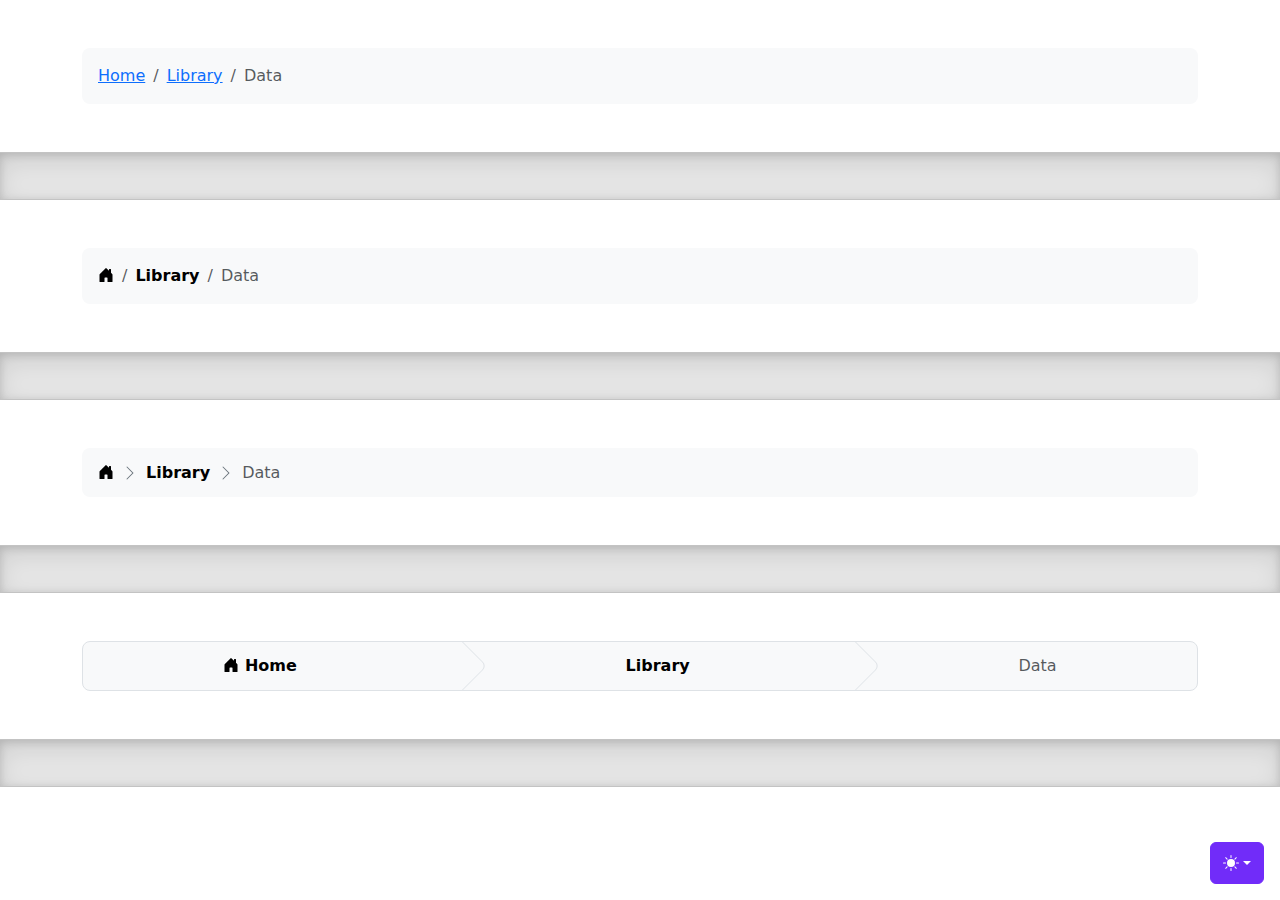
<file: bootstrap-5.3.8-examples/breadcrumbs/index.html>
<!doctype html>
<html lang="en" data-bs-theme="auto">
  <head>
    <meta charset="utf-8" />
    <meta name="viewport" content="width=device-width, initial-scale=1" />
    <meta name="description" content="" />
    <meta
      name="author"
      content="Mark Otto, Jacob Thornton, and Bootstrap contributors"
    />
    <meta name="generator" content="Astro v5.13.2" />
    <title>Breadcrumbs · Bootstrap v5.3</title>
    <link
      rel="canonical"
      href="https://getbootstrap.com/docs/5.3/examples/breadcrumbs/"
    />
    <script src="../assets/js/color-modes.js"></script>
    <link href="../assets/dist/css/bootstrap.min.css" rel="stylesheet" />
    <meta name="theme-color" content="#712cf9" />
    <link href="breadcrumbs.css" rel="stylesheet" />
    <style>
      .bd-placeholder-img {
        font-size: 1.125rem;
        text-anchor: middle;
        -webkit-user-select: none;
        -moz-user-select: none;
        user-select: none;
      }
      @media (min-width: 768px) {
        .bd-placeholder-img-lg {
          font-size: 3.5rem;
        }
      }
      .b-example-divider {
        width: 100%;
        height: 3rem;
        background-color: #0000001a;
        border: solid rgba(0, 0, 0, 0.15);
        border-width: 1px 0;
        box-shadow:
          inset 0 0.5em 1.5em #0000001a,
          inset 0 0.125em 0.5em #00000026;
      }
      .b-example-vr {
        flex-shrink: 0;
        width: 1.5rem;
        height: 100vh;
      }
      .bi {
        vertical-align: -0.125em;
        fill: currentColor;
      }
      .nav-scroller {
        position: relative;
        z-index: 2;
        height: 2.75rem;
        overflow-y: hidden;
      }
      .nav-scroller .nav {
        display: flex;
        flex-wrap: nowrap;
        padding-bottom: 1rem;
        margin-top: -1px;
        overflow-x: auto;
        text-align: center;
        white-space: nowrap;
        -webkit-overflow-scrolling: touch;
      }
      .btn-bd-primary {
        --bd-violet-bg: #712cf9;
        --bd-violet-rgb: 112.520718, 44.062154, 249.437846;
        --bs-btn-font-weight: 600;
        --bs-btn-color: var(--bs-white);
        --bs-btn-bg: var(--bd-violet-bg);
        --bs-btn-border-color: var(--bd-violet-bg);
        --bs-btn-hover-color: var(--bs-white);
        --bs-btn-hover-bg: #6528e0;
        --bs-btn-hover-border-color: #6528e0;
        --bs-btn-focus-shadow-rgb: var(--bd-violet-rgb);
        --bs-btn-active-color: var(--bs-btn-hover-color);
        --bs-btn-active-bg: #5a23c8;
        --bs-btn-active-border-color: #5a23c8;
      }
      .bd-mode-toggle {
        z-index: 1500;
      }
      .bd-mode-toggle .bi {
        width: 1em;
        height: 1em;
      }
      .bd-mode-toggle .dropdown-menu .active .bi {
        display: block !important;
      }
    </style>
  </head>
  <body>
    <svg xmlns="http://www.w3.org/2000/svg" class="d-none">
      <symbol id="check2" viewBox="0 0 16 16">
        <path
          d="M13.854 3.646a.5.5 0 0 1 0 .708l-7 7a.5.5 0 0 1-.708 0l-3.5-3.5a.5.5 0 1 1 .708-.708L6.5 10.293l6.646-6.647a.5.5 0 0 1 .708 0z"
        ></path>
      </symbol>
      <symbol id="circle-half" viewBox="0 0 16 16">
        <path
          d="M8 15A7 7 0 1 0 8 1v14zm0 1A8 8 0 1 1 8 0a8 8 0 0 1 0 16z"
        ></path>
      </symbol>
      <symbol id="moon-stars-fill" viewBox="0 0 16 16">
        <path
          d="M6 .278a.768.768 0 0 1 .08.858 7.208 7.208 0 0 0-.878 3.46c0 4.021 3.278 7.277 7.318 7.277.527 0 1.04-.055 1.533-.16a.787.787 0 0 1 .81.316.733.733 0 0 1-.031.893A8.349 8.349 0 0 1 8.344 16C3.734 16 0 12.286 0 7.71 0 4.266 2.114 1.312 5.124.06A.752.752 0 0 1 6 .278z"
        ></path>
        <path
          d="M10.794 3.148a.217.217 0 0 1 .412 0l.387 1.162c.173.518.579.924 1.097 1.097l1.162.387a.217.217 0 0 1 0 .412l-1.162.387a1.734 1.734 0 0 0-1.097 1.097l-.387 1.162a.217.217 0 0 1-.412 0l-.387-1.162A1.734 1.734 0 0 0 9.31 6.593l-1.162-.387a.217.217 0 0 1 0-.412l1.162-.387a1.734 1.734 0 0 0 1.097-1.097l.387-1.162zM13.863.099a.145.145 0 0 1 .274 0l.258.774c.115.346.386.617.732.732l.774.258a.145.145 0 0 1 0 .274l-.774.258a1.156 1.156 0 0 0-.732.732l-.258.774a.145.145 0 0 1-.274 0l-.258-.774a1.156 1.156 0 0 0-.732-.732l-.774-.258a.145.145 0 0 1 0-.274l.774-.258c.346-.115.617-.386.732-.732L13.863.1z"
        ></path>
      </symbol>
      <symbol id="sun-fill" viewBox="0 0 16 16">
        <path
          d="M8 12a4 4 0 1 0 0-8 4 4 0 0 0 0 8zM8 0a.5.5 0 0 1 .5.5v2a.5.5 0 0 1-1 0v-2A.5.5 0 0 1 8 0zm0 13a.5.5 0 0 1 .5.5v2a.5.5 0 0 1-1 0v-2A.5.5 0 0 1 8 13zm8-5a.5.5 0 0 1-.5.5h-2a.5.5 0 0 1 0-1h2a.5.5 0 0 1 .5.5zM3 8a.5.5 0 0 1-.5.5h-2a.5.5 0 0 1 0-1h2A.5.5 0 0 1 3 8zm10.657-5.657a.5.5 0 0 1 0 .707l-1.414 1.415a.5.5 0 1 1-.707-.708l1.414-1.414a.5.5 0 0 1 .707 0zm-9.193 9.193a.5.5 0 0 1 0 .707L3.05 13.657a.5.5 0 0 1-.707-.707l1.414-1.414a.5.5 0 0 1 .707 0zm9.193 2.121a.5.5 0 0 1-.707 0l-1.414-1.414a.5.5 0 0 1 .707-.707l1.414 1.414a.5.5 0 0 1 0 .707zM4.464 4.465a.5.5 0 0 1-.707 0L2.343 3.05a.5.5 0 1 1 .707-.707l1.414 1.414a.5.5 0 0 1 0 .708z"
        ></path>
      </symbol>
    </svg>
    <div
      class="dropdown position-fixed bottom-0 end-0 mb-3 me-3 bd-mode-toggle"
    >
      <button
        class="btn btn-bd-primary py-2 dropdown-toggle d-flex align-items-center"
        id="bd-theme"
        type="button"
        aria-expanded="false"
        data-bs-toggle="dropdown"
        aria-label="Toggle theme (auto)"
      >
        <svg class="bi my-1 theme-icon-active" aria-hidden="true">
          <use href="#circle-half"></use>
        </svg>
        <span class="visually-hidden" id="bd-theme-text">Toggle theme</span>
      </button>
      <ul
        class="dropdown-menu dropdown-menu-end shadow"
        aria-labelledby="bd-theme-text"
      >
        <li>
          <button
            type="button"
            class="dropdown-item d-flex align-items-center"
            data-bs-theme-value="light"
            aria-pressed="false"
          >
            <svg class="bi me-2 opacity-50" aria-hidden="true">
              <use href="#sun-fill"></use>
            </svg>
            Light
            <svg class="bi ms-auto d-none" aria-hidden="true">
              <use href="#check2"></use>
            </svg>
          </button>
        </li>
        <li>
          <button
            type="button"
            class="dropdown-item d-flex align-items-center"
            data-bs-theme-value="dark"
            aria-pressed="false"
          >
            <svg class="bi me-2 opacity-50" aria-hidden="true">
              <use href="#moon-stars-fill"></use>
            </svg>
            Dark
            <svg class="bi ms-auto d-none" aria-hidden="true">
              <use href="#check2"></use>
            </svg>
          </button>
        </li>
        <li>
          <button
            type="button"
            class="dropdown-item d-flex align-items-center active"
            data-bs-theme-value="auto"
            aria-pressed="true"
          >
            <svg class="bi me-2 opacity-50" aria-hidden="true">
              <use href="#circle-half"></use>
            </svg>
            Auto
            <svg class="bi ms-auto d-none" aria-hidden="true">
              <use href="#check2"></use>
            </svg>
          </button>
        </li>
      </ul>
    </div>
    <svg xmlns="http://www.w3.org/2000/svg" class="d-none">
      <symbol id="house-door-fill" viewBox="0 0 16 16">
        <path
          d="M6.5 14.5v-3.505c0-.245.25-.495.5-.495h2c.25 0 .5.25.5.5v3.5a.5.5 0 0 0 .5.5h4a.5.5 0 0 0 .5-.5v-7a.5.5 0 0 0-.146-.354L13 5.793V2.5a.5.5 0 0 0-.5-.5h-1a.5.5 0 0 0-.5.5v1.293L8.354 1.146a.5.5 0 0 0-.708 0l-6 6A.5.5 0 0 0 1.5 7.5v7a.5.5 0 0 0 .5.5h4a.5.5 0 0 0 .5-.5z"
        ></path>
      </symbol>
    </svg>
    <div class="container my-5">
      <nav aria-label="breadcrumb">
        <ol class="breadcrumb p-3 bg-body-tertiary rounded-3">
          <li class="breadcrumb-item"><a href="#">Home</a></li>
          <li class="breadcrumb-item"><a href="#">Library</a></li>
          <li class="breadcrumb-item active" aria-current="page">Data</li>
        </ol>
      </nav>
    </div>
    <div class="b-example-divider"></div>
    <div class="container my-5">
      <nav aria-label="breadcrumb">
        <ol class="breadcrumb p-3 bg-body-tertiary rounded-3">
          <li class="breadcrumb-item">
            <a class="link-body-emphasis" href="#">
              <svg class="bi" width="16" height="16" aria-hidden="true">
                <use xlink:href="#house-door-fill"></use>
              </svg>
              <span class="visually-hidden">Home</span>
            </a>
          </li>
          <li class="breadcrumb-item">
            <a
              class="link-body-emphasis fw-semibold text-decoration-none"
              href="#"
              >Library</a
            >
          </li>
          <li class="breadcrumb-item active" aria-current="page">Data</li>
        </ol>
      </nav>
    </div>
    <div class="b-example-divider"></div>
    <div class="container my-5">
      <nav aria-label="breadcrumb">
        <ol
          class="breadcrumb breadcrumb-chevron p-3 bg-body-tertiary rounded-3"
        >
          <li class="breadcrumb-item">
            <a class="link-body-emphasis" href="#">
              <svg class="bi" width="16" height="16" aria-hidden="true">
                <use xlink:href="#house-door-fill"></use>
              </svg>
              <span class="visually-hidden">Home</span>
            </a>
          </li>
          <li class="breadcrumb-item">
            <a
              class="link-body-emphasis fw-semibold text-decoration-none"
              href="#"
              >Library</a
            >
          </li>
          <li class="breadcrumb-item active" aria-current="page">Data</li>
        </ol>
      </nav>
    </div>
    <div class="b-example-divider"></div>
    <div class="container my-5">
      <nav aria-label="breadcrumb">
        <ol
          class="breadcrumb breadcrumb-custom overflow-hidden text-center bg-body-tertiary border rounded-3"
        >
          <li class="breadcrumb-item">
            <a
              class="link-body-emphasis fw-semibold text-decoration-none"
              href="#"
            >
              <svg class="bi" width="16" height="16" aria-hidden="true">
                <use xlink:href="#house-door-fill"></use>
              </svg>
              Home
            </a>
          </li>
          <li class="breadcrumb-item">
            <a
              class="link-body-emphasis fw-semibold text-decoration-none"
              href="#"
              >Library</a
            >
          </li>
          <li class="breadcrumb-item active" aria-current="page">Data</li>
        </ol>
      </nav>
    </div>
    <div class="b-example-divider"></div>
    <script
      src="../assets/dist/js/bootstrap.bundle.min.js"
      class="astro-vvvwv3sm"
    ></script>
  </body>
</html>
</file>
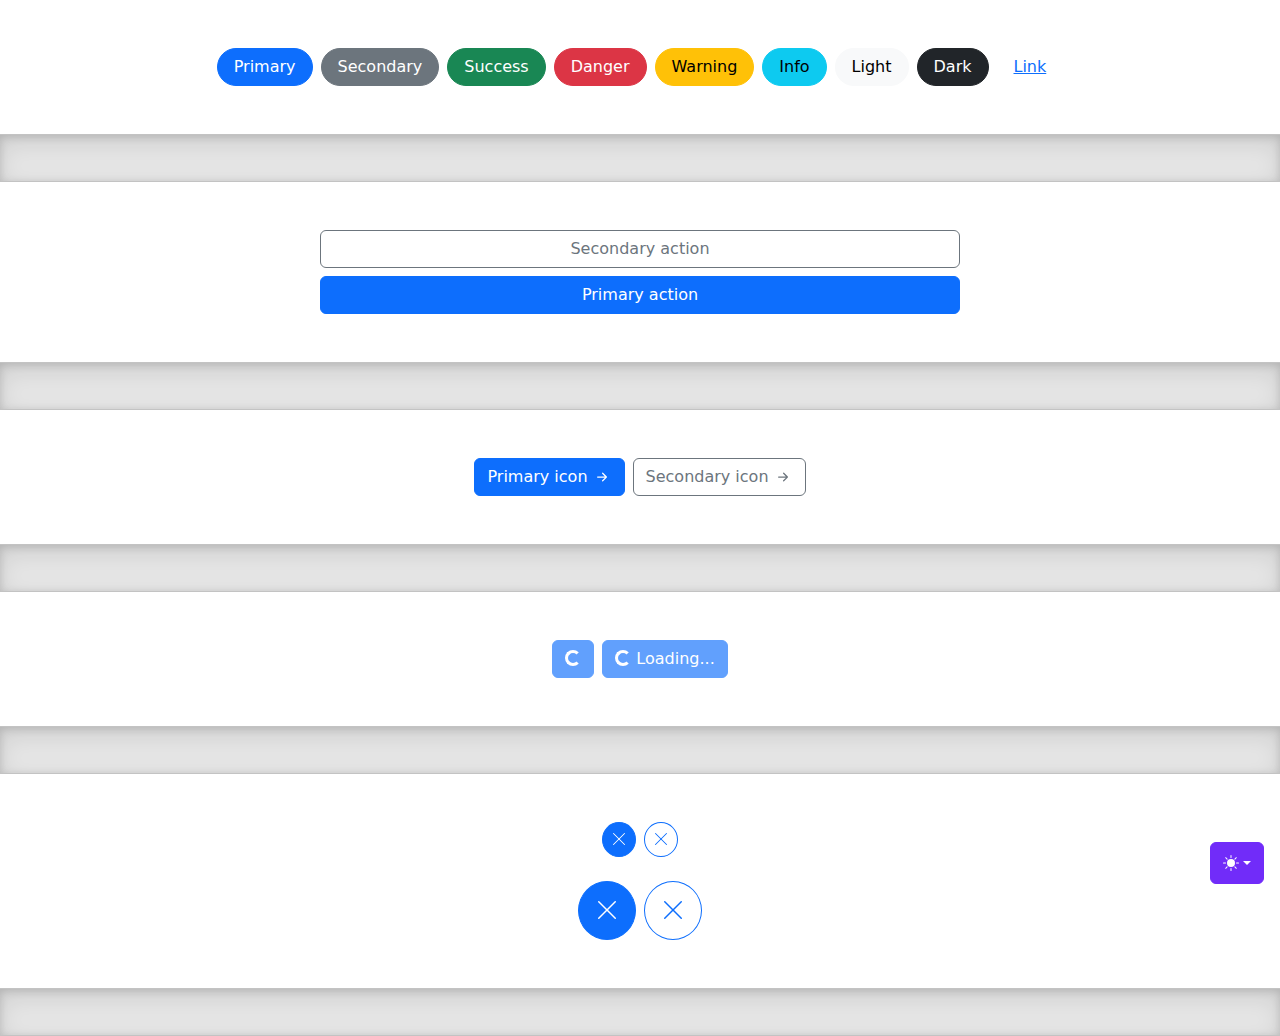
<file: bootstrap-5.3.8-examples/buttons/index.html>
<!doctype html>
<html lang="en" data-bs-theme="auto">
  <head>
    <meta charset="utf-8" />
    <meta name="viewport" content="width=device-width, initial-scale=1" />
    <meta name="description" content="" />
    <meta
      name="author"
      content="Mark Otto, Jacob Thornton, and Bootstrap contributors"
    />
    <meta name="generator" content="Astro v5.13.2" />
    <title>Buttons · Bootstrap v5.3</title>
    <link
      rel="canonical"
      href="https://getbootstrap.com/docs/5.3/examples/buttons/"
    />
    <script src="../assets/js/color-modes.js"></script>
    <link href="../assets/dist/css/bootstrap.min.css" rel="stylesheet" />
    <meta name="theme-color" content="#712cf9" />
    <style>
      .bd-placeholder-img {
        font-size: 1.125rem;
        text-anchor: middle;
        -webkit-user-select: none;
        -moz-user-select: none;
        user-select: none;
      }
      @media (min-width: 768px) {
        .bd-placeholder-img-lg {
          font-size: 3.5rem;
        }
      }
      .b-example-divider {
        width: 100%;
        height: 3rem;
        background-color: #0000001a;
        border: solid rgba(0, 0, 0, 0.15);
        border-width: 1px 0;
        box-shadow:
          inset 0 0.5em 1.5em #0000001a,
          inset 0 0.125em 0.5em #00000026;
      }
      .b-example-vr {
        flex-shrink: 0;
        width: 1.5rem;
        height: 100vh;
      }
      .bi {
        vertical-align: -0.125em;
        fill: currentColor;
      }
      .nav-scroller {
        position: relative;
        z-index: 2;
        height: 2.75rem;
        overflow-y: hidden;
      }
      .nav-scroller .nav {
        display: flex;
        flex-wrap: nowrap;
        padding-bottom: 1rem;
        margin-top: -1px;
        overflow-x: auto;
        text-align: center;
        white-space: nowrap;
        -webkit-overflow-scrolling: touch;
      }
      .btn-bd-primary {
        --bd-violet-bg: #712cf9;
        --bd-violet-rgb: 112.520718, 44.062154, 249.437846;
        --bs-btn-font-weight: 600;
        --bs-btn-color: var(--bs-white);
        --bs-btn-bg: var(--bd-violet-bg);
        --bs-btn-border-color: var(--bd-violet-bg);
        --bs-btn-hover-color: var(--bs-white);
        --bs-btn-hover-bg: #6528e0;
        --bs-btn-hover-border-color: #6528e0;
        --bs-btn-focus-shadow-rgb: var(--bd-violet-rgb);
        --bs-btn-active-color: var(--bs-btn-hover-color);
        --bs-btn-active-bg: #5a23c8;
        --bs-btn-active-border-color: #5a23c8;
      }
      .bd-mode-toggle {
        z-index: 1500;
      }
      .bd-mode-toggle .bi {
        width: 1em;
        height: 1em;
      }
      .bd-mode-toggle .dropdown-menu .active .bi {
        display: block !important;
      }
    </style>
  </head>
  <body>
    <svg xmlns="http://www.w3.org/2000/svg" class="d-none">
      <symbol id="check2" viewBox="0 0 16 16">
        <path
          d="M13.854 3.646a.5.5 0 0 1 0 .708l-7 7a.5.5 0 0 1-.708 0l-3.5-3.5a.5.5 0 1 1 .708-.708L6.5 10.293l6.646-6.647a.5.5 0 0 1 .708 0z"
        ></path>
      </symbol>
      <symbol id="circle-half" viewBox="0 0 16 16">
        <path
          d="M8 15A7 7 0 1 0 8 1v14zm0 1A8 8 0 1 1 8 0a8 8 0 0 1 0 16z"
        ></path>
      </symbol>
      <symbol id="moon-stars-fill" viewBox="0 0 16 16">
        <path
          d="M6 .278a.768.768 0 0 1 .08.858 7.208 7.208 0 0 0-.878 3.46c0 4.021 3.278 7.277 7.318 7.277.527 0 1.04-.055 1.533-.16a.787.787 0 0 1 .81.316.733.733 0 0 1-.031.893A8.349 8.349 0 0 1 8.344 16C3.734 16 0 12.286 0 7.71 0 4.266 2.114 1.312 5.124.06A.752.752 0 0 1 6 .278z"
        ></path>
        <path
          d="M10.794 3.148a.217.217 0 0 1 .412 0l.387 1.162c.173.518.579.924 1.097 1.097l1.162.387a.217.217 0 0 1 0 .412l-1.162.387a1.734 1.734 0 0 0-1.097 1.097l-.387 1.162a.217.217 0 0 1-.412 0l-.387-1.162A1.734 1.734 0 0 0 9.31 6.593l-1.162-.387a.217.217 0 0 1 0-.412l1.162-.387a1.734 1.734 0 0 0 1.097-1.097l.387-1.162zM13.863.099a.145.145 0 0 1 .274 0l.258.774c.115.346.386.617.732.732l.774.258a.145.145 0 0 1 0 .274l-.774.258a1.156 1.156 0 0 0-.732.732l-.258.774a.145.145 0 0 1-.274 0l-.258-.774a1.156 1.156 0 0 0-.732-.732l-.774-.258a.145.145 0 0 1 0-.274l.774-.258c.346-.115.617-.386.732-.732L13.863.1z"
        ></path>
      </symbol>
      <symbol id="sun-fill" viewBox="0 0 16 16">
        <path
          d="M8 12a4 4 0 1 0 0-8 4 4 0 0 0 0 8zM8 0a.5.5 0 0 1 .5.5v2a.5.5 0 0 1-1 0v-2A.5.5 0 0 1 8 0zm0 13a.5.5 0 0 1 .5.5v2a.5.5 0 0 1-1 0v-2A.5.5 0 0 1 8 13zm8-5a.5.5 0 0 1-.5.5h-2a.5.5 0 0 1 0-1h2a.5.5 0 0 1 .5.5zM3 8a.5.5 0 0 1-.5.5h-2a.5.5 0 0 1 0-1h2A.5.5 0 0 1 3 8zm10.657-5.657a.5.5 0 0 1 0 .707l-1.414 1.415a.5.5 0 1 1-.707-.708l1.414-1.414a.5.5 0 0 1 .707 0zm-9.193 9.193a.5.5 0 0 1 0 .707L3.05 13.657a.5.5 0 0 1-.707-.707l1.414-1.414a.5.5 0 0 1 .707 0zm9.193 2.121a.5.5 0 0 1-.707 0l-1.414-1.414a.5.5 0 0 1 .707-.707l1.414 1.414a.5.5 0 0 1 0 .707zM4.464 4.465a.5.5 0 0 1-.707 0L2.343 3.05a.5.5 0 1 1 .707-.707l1.414 1.414a.5.5 0 0 1 0 .708z"
        ></path>
      </symbol>
    </svg>
    <div
      class="dropdown position-fixed bottom-0 end-0 mb-3 me-3 bd-mode-toggle"
    >
      <button
        class="btn btn-bd-primary py-2 dropdown-toggle d-flex align-items-center"
        id="bd-theme"
        type="button"
        aria-expanded="false"
        data-bs-toggle="dropdown"
        aria-label="Toggle theme (auto)"
      >
        <svg class="bi my-1 theme-icon-active" aria-hidden="true">
          <use href="#circle-half"></use>
        </svg>
        <span class="visually-hidden" id="bd-theme-text">Toggle theme</span>
      </button>
      <ul
        class="dropdown-menu dropdown-menu-end shadow"
        aria-labelledby="bd-theme-text"
      >
        <li>
          <button
            type="button"
            class="dropdown-item d-flex align-items-center"
            data-bs-theme-value="light"
            aria-pressed="false"
          >
            <svg class="bi me-2 opacity-50" aria-hidden="true">
              <use href="#sun-fill"></use>
            </svg>
            Light
            <svg class="bi ms-auto d-none" aria-hidden="true">
              <use href="#check2"></use>
            </svg>
          </button>
        </li>
        <li>
          <button
            type="button"
            class="dropdown-item d-flex align-items-center"
            data-bs-theme-value="dark"
            aria-pressed="false"
          >
            <svg class="bi me-2 opacity-50" aria-hidden="true">
              <use href="#moon-stars-fill"></use>
            </svg>
            Dark
            <svg class="bi ms-auto d-none" aria-hidden="true">
              <use href="#check2"></use>
            </svg>
          </button>
        </li>
        <li>
          <button
            type="button"
            class="dropdown-item d-flex align-items-center active"
            data-bs-theme-value="auto"
            aria-pressed="true"
          >
            <svg class="bi me-2 opacity-50" aria-hidden="true">
              <use href="#circle-half"></use>
            </svg>
            Auto
            <svg class="bi ms-auto d-none" aria-hidden="true">
              <use href="#check2"></use>
            </svg>
          </button>
        </li>
      </ul>
    </div>
    <svg xmlns="http://www.w3.org/2000/svg" class="d-none">
      <symbol id="arrow-right-short" viewBox="0 0 16 16">
        <path
          fill-rule="evenodd"
          d="M4 8a.5.5 0 0 1 .5-.5h5.793L8.146 5.354a.5.5 0 1 1 .708-.708l3 3a.5.5 0 0 1 0 .708l-3 3a.5.5 0 0 1-.708-.708L10.293 8.5H4.5A.5.5 0 0 1 4 8z"
        ></path>
      </symbol>
      <symbol id="x-lg" viewBox="0 0 16 16">
        <path
          fill-rule="evenodd"
          d="M13.854 2.146a.5.5 0 0 1 0 .708l-11 11a.5.5 0 0 1-.708-.708l11-11a.5.5 0 0 1 .708 0Z"
        ></path>
        <path
          fill-rule="evenodd"
          d="M2.146 2.146a.5.5 0 0 0 0 .708l11 11a.5.5 0 0 0 .708-.708l-11-11a.5.5 0 0 0-.708 0Z"
        ></path>
      </symbol>
    </svg>
    <div class="d-flex gap-2 justify-content-center py-5">
      <button class="btn btn-primary rounded-pill px-3" type="button">
        Primary
      </button>
      <button class="btn btn-secondary rounded-pill px-3" type="button">
        Secondary
      </button>
      <button class="btn btn-success rounded-pill px-3" type="button">
        Success
      </button>
      <button class="btn btn-danger rounded-pill px-3" type="button">
        Danger
      </button>
      <button class="btn btn-warning rounded-pill px-3" type="button">
        Warning
      </button>
      <button class="btn btn-info rounded-pill px-3" type="button">Info</button>
      <button class="btn btn-light rounded-pill px-3" type="button">
        Light
      </button>
      <button class="btn btn-dark rounded-pill px-3" type="button">Dark</button>
      <button class="btn btn-link rounded-pill px-3" type="button">Link</button>
    </div>
    <div class="b-example-divider"></div>
    <div class="col-lg-6 col-xxl-4 my-5 mx-auto">
      <div class="d-grid gap-2">
        <button class="btn btn-outline-secondary" type="button">
          Secondary action
        </button>
        <button class="btn btn-primary" type="button">Primary action</button>
      </div>
    </div>
    <div class="b-example-divider"></div>
    <div class="d-flex gap-2 justify-content-center py-5">
      <button
        class="btn btn-primary d-inline-flex align-items-center"
        type="button"
      >
        Primary icon
        <svg class="bi ms-1" width="20" height="20" aria-hidden="true">
          <use xlink:href="#arrow-right-short"></use>
        </svg>
      </button>
      <button
        class="btn btn-outline-secondary d-inline-flex align-items-center"
        type="button"
      >
        Secondary icon
        <svg class="bi ms-1" width="20" height="20" aria-hidden="true">
          <use xlink:href="#arrow-right-short"></use>
        </svg>
      </button>
    </div>
    <div class="b-example-divider"></div>
    <div class="d-flex gap-2 justify-content-center py-5">
      <button class="btn btn-primary" type="button" disabled>
        <span
          class="spinner-border spinner-border-sm"
          aria-hidden="true"
        ></span>
        <span class="visually-hidden" role="status">Loading...</span>
      </button>
      <button class="btn btn-primary" type="button" disabled>
        <span
          class="spinner-border spinner-border-sm"
          aria-hidden="true"
        ></span>
        <span role="status">Loading...</span>
      </button>
    </div>
    <div class="b-example-divider"></div>
    <div class="d-flex gap-2 justify-content-center pt-5 pb-4">
      <button class="btn btn-primary rounded-circle p-2 lh-1" type="button">
        <svg class="bi" width="16" height="16" aria-hidden="true">
          <use xlink:href="#x-lg"></use>
        </svg>
        <span class="visually-hidden">Dismiss</span>
      </button>
      <button
        class="btn btn-outline-primary rounded-circle p-2 lh-1"
        type="button"
      >
        <svg class="bi" width="16" height="16" aria-hidden="true">
          <use xlink:href="#x-lg"></use>
        </svg>
        <span class="visually-hidden">Dismiss</span>
      </button>
    </div>
    <div class="d-flex gap-2 justify-content-center pb-5">
      <button class="btn btn-primary rounded-circle p-3 lh-1" type="button">
        <svg class="bi" width="24" height="24" aria-hidden="true">
          <use xlink:href="#x-lg"></use>
        </svg>
        <span class="visually-hidden">Dismiss</span>
      </button>
      <button
        class="btn btn-outline-primary rounded-circle p-3 lh-1"
        type="button"
      >
        <svg class="bi" width="24" height="24" aria-hidden="true">
          <use xlink:href="#x-lg"></use>
        </svg>
        <span class="visually-hidden">Dismiss</span>
      </button>
    </div>
    <div class="b-example-divider"></div>
    <script
      src="../assets/dist/js/bootstrap.bundle.min.js"
      class="astro-vvvwv3sm"
    ></script>
  </body>
</html>
</file>
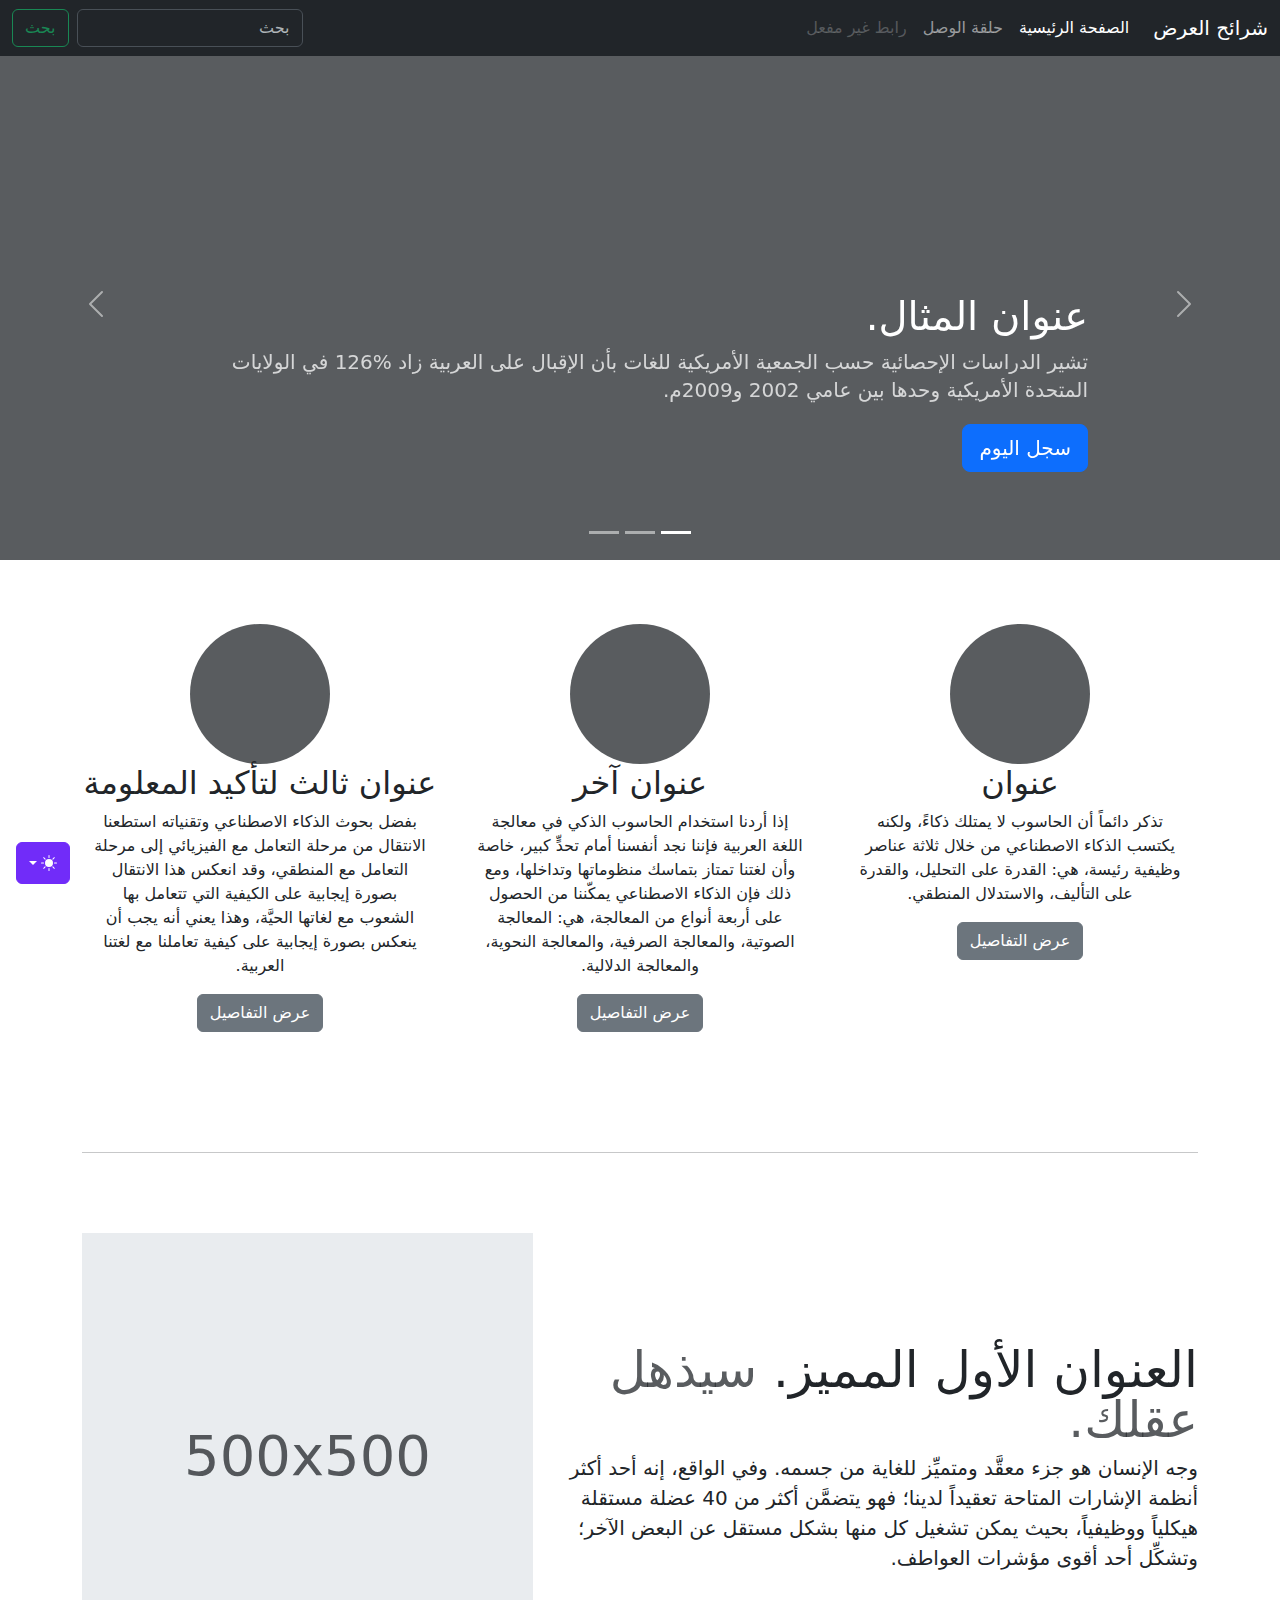
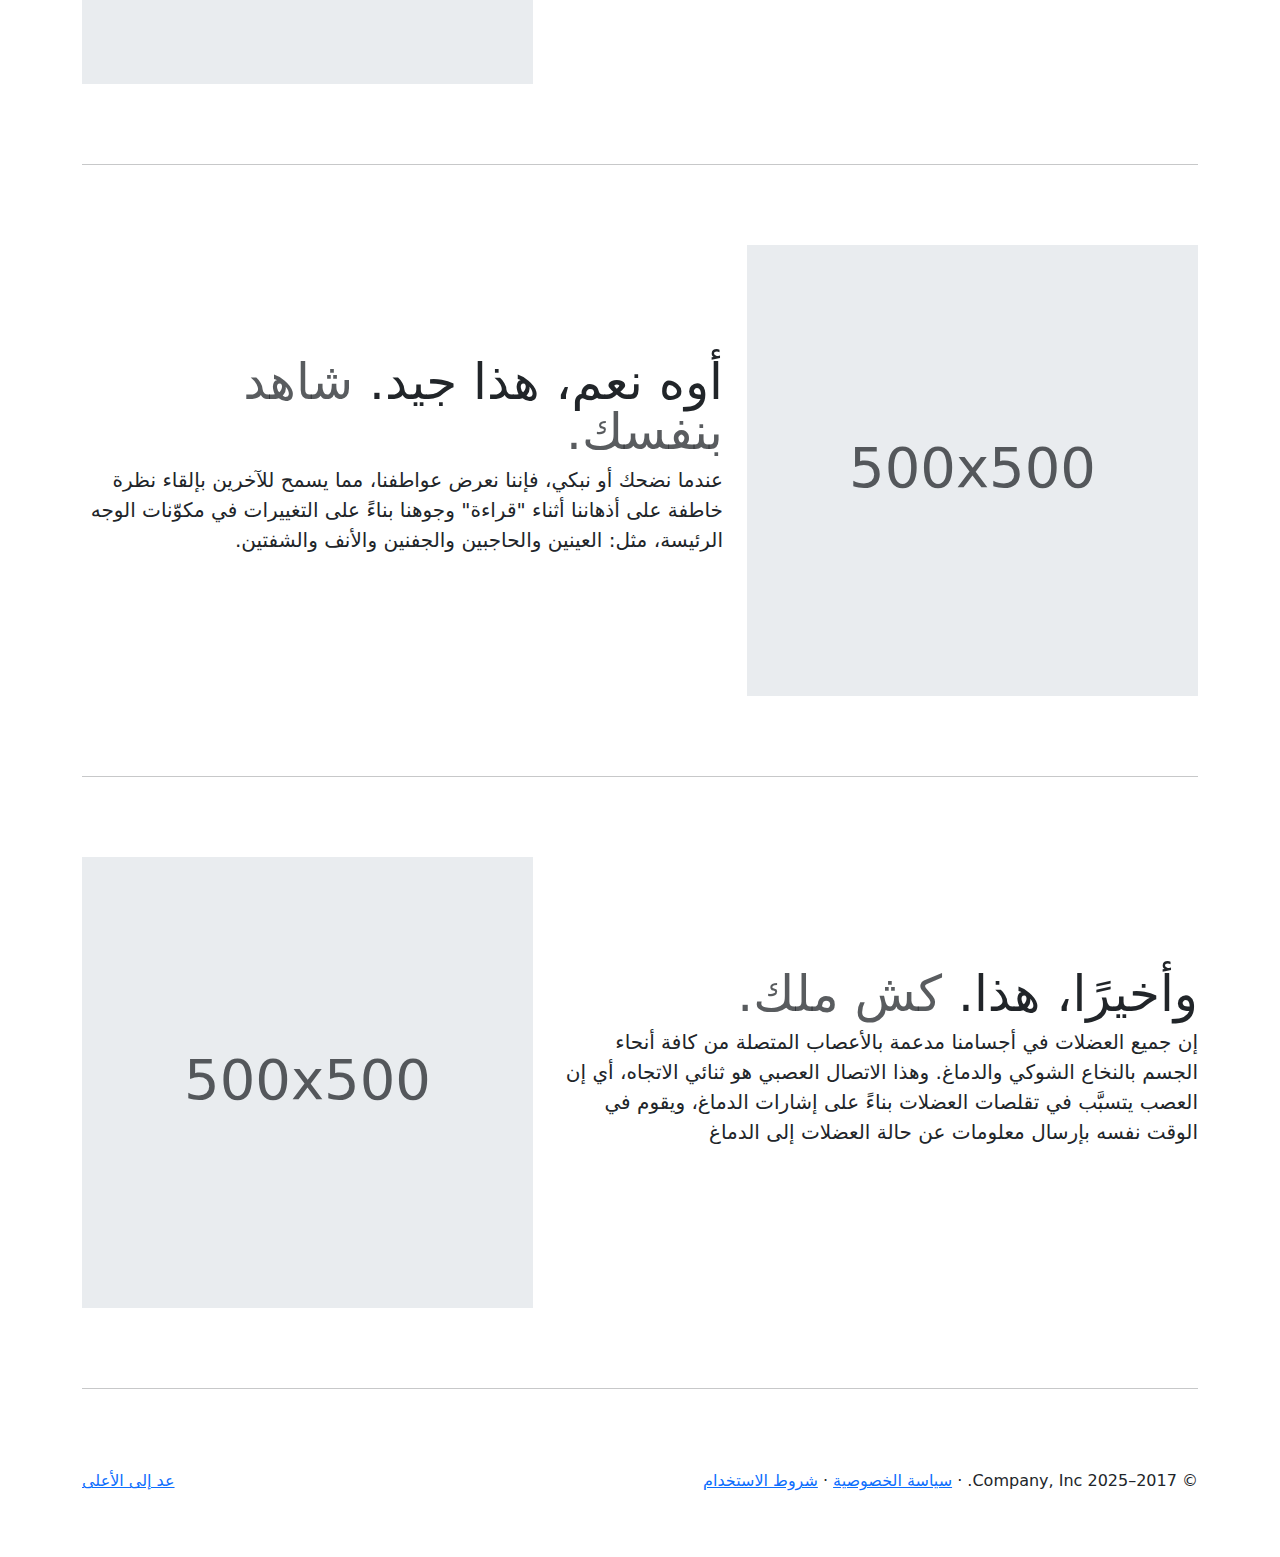
<file: bootstrap-5.3.8-examples/carousel-rtl/index.html>
<!doctype html>
<html lang="ar" dir="rtl" data-bs-theme="auto">
  <head>
    <meta charset="utf-8" />
    <meta name="viewport" content="width=device-width, initial-scale=1" />
    <meta name="description" content="" />
    <meta
      name="author"
      content="Mark Otto, Jacob Thornton, and Bootstrap contributors"
    />
    <meta name="generator" content="Astro v5.13.2" />
    <title>قالب شرائح العرض · Bootstrap v5.3</title>
    <link
      rel="canonical"
      href="https://getbootstrap.com/docs/5.3/examples/carousel-rtl/"
    />
    <script src="../assets/js/color-modes.js"></script>
    <link href="../assets/dist/css/bootstrap.rtl.min.css" rel="stylesheet" />
    <meta name="theme-color" content="#712cf9" />
    <link href="../carousel/carousel.rtl.css" rel="stylesheet" />
    <style>
      .bd-placeholder-img {
        font-size: 1.125rem;
        text-anchor: middle;
        -webkit-user-select: none;
        -moz-user-select: none;
        user-select: none;
      }
      @media (min-width: 768px) {
        .bd-placeholder-img-lg {
          font-size: 3.5rem;
        }
      }
      .b-example-divider {
        width: 100%;
        height: 3rem;
        background-color: #0000001a;
        border: solid rgba(0, 0, 0, 0.15);
        border-width: 1px 0;
        box-shadow:
          inset 0 0.5em 1.5em #0000001a,
          inset 0 0.125em 0.5em #00000026;
      }
      .b-example-vr {
        flex-shrink: 0;
        width: 1.5rem;
        height: 100vh;
      }
      .bi {
        vertical-align: -0.125em;
        fill: currentColor;
      }
      .nav-scroller {
        position: relative;
        z-index: 2;
        height: 2.75rem;
        overflow-y: hidden;
      }
      .nav-scroller .nav {
        display: flex;
        flex-wrap: nowrap;
        padding-bottom: 1rem;
        margin-top: -1px;
        overflow-x: auto;
        text-align: center;
        white-space: nowrap;
        -webkit-overflow-scrolling: touch;
      }
      .btn-bd-primary {
        --bd-violet-bg: #712cf9;
        --bd-violet-rgb: 112.520718, 44.062154, 249.437846;
        --bs-btn-font-weight: 600;
        --bs-btn-color: var(--bs-white);
        --bs-btn-bg: var(--bd-violet-bg);
        --bs-btn-border-color: var(--bd-violet-bg);
        --bs-btn-hover-color: var(--bs-white);
        --bs-btn-hover-bg: #6528e0;
        --bs-btn-hover-border-color: #6528e0;
        --bs-btn-focus-shadow-rgb: var(--bd-violet-rgb);
        --bs-btn-active-color: var(--bs-btn-hover-color);
        --bs-btn-active-bg: #5a23c8;
        --bs-btn-active-border-color: #5a23c8;
      }
      .bd-mode-toggle {
        z-index: 1500;
      }
      .bd-mode-toggle .bi {
        width: 1em;
        height: 1em;
      }
      .bd-mode-toggle .dropdown-menu .active .bi {
        display: block !important;
      }
    </style>
  </head>
  <body>
    <svg xmlns="http://www.w3.org/2000/svg" class="d-none">
      <symbol id="check2" viewBox="0 0 16 16">
        <path
          d="M13.854 3.646a.5.5 0 0 1 0 .708l-7 7a.5.5 0 0 1-.708 0l-3.5-3.5a.5.5 0 1 1 .708-.708L6.5 10.293l6.646-6.647a.5.5 0 0 1 .708 0z"
        ></path>
      </symbol>
      <symbol id="circle-half" viewBox="0 0 16 16">
        <path
          d="M8 15A7 7 0 1 0 8 1v14zm0 1A8 8 0 1 1 8 0a8 8 0 0 1 0 16z"
        ></path>
      </symbol>
      <symbol id="moon-stars-fill" viewBox="0 0 16 16">
        <path
          d="M6 .278a.768.768 0 0 1 .08.858 7.208 7.208 0 0 0-.878 3.46c0 4.021 3.278 7.277 7.318 7.277.527 0 1.04-.055 1.533-.16a.787.787 0 0 1 .81.316.733.733 0 0 1-.031.893A8.349 8.349 0 0 1 8.344 16C3.734 16 0 12.286 0 7.71 0 4.266 2.114 1.312 5.124.06A.752.752 0 0 1 6 .278z"
        ></path>
        <path
          d="M10.794 3.148a.217.217 0 0 1 .412 0l.387 1.162c.173.518.579.924 1.097 1.097l1.162.387a.217.217 0 0 1 0 .412l-1.162.387a1.734 1.734 0 0 0-1.097 1.097l-.387 1.162a.217.217 0 0 1-.412 0l-.387-1.162A1.734 1.734 0 0 0 9.31 6.593l-1.162-.387a.217.217 0 0 1 0-.412l1.162-.387a1.734 1.734 0 0 0 1.097-1.097l.387-1.162zM13.863.099a.145.145 0 0 1 .274 0l.258.774c.115.346.386.617.732.732l.774.258a.145.145 0 0 1 0 .274l-.774.258a1.156 1.156 0 0 0-.732.732l-.258.774a.145.145 0 0 1-.274 0l-.258-.774a1.156 1.156 0 0 0-.732-.732l-.774-.258a.145.145 0 0 1 0-.274l.774-.258c.346-.115.617-.386.732-.732L13.863.1z"
        ></path>
      </symbol>
      <symbol id="sun-fill" viewBox="0 0 16 16">
        <path
          d="M8 12a4 4 0 1 0 0-8 4 4 0 0 0 0 8zM8 0a.5.5 0 0 1 .5.5v2a.5.5 0 0 1-1 0v-2A.5.5 0 0 1 8 0zm0 13a.5.5 0 0 1 .5.5v2a.5.5 0 0 1-1 0v-2A.5.5 0 0 1 8 13zm8-5a.5.5 0 0 1-.5.5h-2a.5.5 0 0 1 0-1h2a.5.5 0 0 1 .5.5zM3 8a.5.5 0 0 1-.5.5h-2a.5.5 0 0 1 0-1h2A.5.5 0 0 1 3 8zm10.657-5.657a.5.5 0 0 1 0 .707l-1.414 1.415a.5.5 0 1 1-.707-.708l1.414-1.414a.5.5 0 0 1 .707 0zm-9.193 9.193a.5.5 0 0 1 0 .707L3.05 13.657a.5.5 0 0 1-.707-.707l1.414-1.414a.5.5 0 0 1 .707 0zm9.193 2.121a.5.5 0 0 1-.707 0l-1.414-1.414a.5.5 0 0 1 .707-.707l1.414 1.414a.5.5 0 0 1 0 .707zM4.464 4.465a.5.5 0 0 1-.707 0L2.343 3.05a.5.5 0 1 1 .707-.707l1.414 1.414a.5.5 0 0 1 0 .708z"
        ></path>
      </symbol>
    </svg>
    <div
      class="dropdown position-fixed bottom-0 end-0 mb-3 me-3 bd-mode-toggle"
    >
      <button
        class="btn btn-bd-primary py-2 dropdown-toggle d-flex align-items-center"
        id="bd-theme"
        type="button"
        aria-expanded="false"
        data-bs-toggle="dropdown"
        aria-label="Toggle theme (auto)"
      >
        <svg class="bi my-1 theme-icon-active" aria-hidden="true">
          <use href="#circle-half"></use>
        </svg>
        <span class="visually-hidden" id="bd-theme-text">Toggle theme</span>
      </button>
      <ul
        class="dropdown-menu dropdown-menu-end shadow"
        aria-labelledby="bd-theme-text"
      >
        <li>
          <button
            type="button"
            class="dropdown-item d-flex align-items-center"
            data-bs-theme-value="light"
            aria-pressed="false"
          >
            <svg class="bi me-2 opacity-50" aria-hidden="true">
              <use href="#sun-fill"></use>
            </svg>
            Light
            <svg class="bi ms-auto d-none" aria-hidden="true">
              <use href="#check2"></use>
            </svg>
          </button>
        </li>
        <li>
          <button
            type="button"
            class="dropdown-item d-flex align-items-center"
            data-bs-theme-value="dark"
            aria-pressed="false"
          >
            <svg class="bi me-2 opacity-50" aria-hidden="true">
              <use href="#moon-stars-fill"></use>
            </svg>
            Dark
            <svg class="bi ms-auto d-none" aria-hidden="true">
              <use href="#check2"></use>
            </svg>
          </button>
        </li>
        <li>
          <button
            type="button"
            class="dropdown-item d-flex align-items-center active"
            data-bs-theme-value="auto"
            aria-pressed="true"
          >
            <svg class="bi me-2 opacity-50" aria-hidden="true">
              <use href="#circle-half"></use>
            </svg>
            Auto
            <svg class="bi ms-auto d-none" aria-hidden="true">
              <use href="#check2"></use>
            </svg>
          </button>
        </li>
      </ul>
    </div>
    <header data-bs-theme="dark">
      <nav class="navbar navbar-expand-md navbar-dark fixed-top bg-dark">
        <div class="container-fluid">
          <a class="navbar-brand" href="#">شرائح العرض</a>
          <button
            class="navbar-toggler"
            type="button"
            data-bs-toggle="collapse"
            data-bs-target="#navbarCollapse"
            aria-controls="navbarCollapse"
            aria-expanded="false"
            aria-label="تبديل التنقل"
          >
            <span class="navbar-toggler-icon"></span>
          </button>
          <div class="collapse navbar-collapse" id="navbarCollapse">
            <ul class="navbar-nav me-auto mb-2 mb-md-0">
              <li class="nav-item">
                <a class="nav-link active" aria-current="page" href="#"
                  >الصفحة الرئيسية</a
                >
              </li>
              <li class="nav-item">
                <a class="nav-link" href="#">حلقة الوصل</a>
              </li>
              <li class="nav-item">
                <a class="nav-link disabled" aria-disabled="true"
                  >رابط غير مفعل</a
                >
              </li>
            </ul>
            <form class="d-flex" role="search">
              <input
                class="form-control me-2"
                type="search"
                placeholder="بحث"
                aria-label="بحث"
              />
              <button class="btn btn-outline-success" type="submit">بحث</button>
            </form>
          </div>
        </div>
      </nav>
    </header>
    <main>
      <div id="myCarousel" class="carousel slide mb-6" data-bs-ride="carousel">
        <div class="carousel-indicators">
          <button
            type="button"
            data-bs-target="#myCarousel"
            data-bs-slide-to="0"
            class="active"
            aria-current="true"
            aria-label="Slide 1"
          ></button>
          <button
            type="button"
            data-bs-target="#myCarousel"
            data-bs-slide-to="1"
            aria-label="Slide 2"
          ></button>
          <button
            type="button"
            data-bs-target="#myCarousel"
            data-bs-slide-to="2"
            aria-label="Slide 3"
          ></button>
        </div>
        <div class="carousel-inner">
          <div class="carousel-item active">
            <svg
              aria-hidden="true"
              class="bd-placeholder-img"
              height="100%"
              preserveAspectRatio="xMidYMid slice"
              width="100%"
              xmlns="http://www.w3.org/2000/svg"
            >
              <rect
                width="100%"
                height="100%"
                fill="var(--bs-secondary-color)"
              ></rect>
            </svg>
            <div class="container">
              <div class="carousel-caption text-start">
                <h1>عنوان المثال.</h1>
                <p class="opacity-75">
                  تشير الدراسات الإحصائية حسب الجمعية الأمريكية للغات بأن
                  الإقبال على العربية زاد %126 في الولايات المتحدة الأمريكية
                  وحدها بين عامي 2002 و2009م.
                </p>
                <p><a class="btn btn-lg btn-primary" href="#">سجل اليوم</a></p>
              </div>
            </div>
          </div>
          <div class="carousel-item">
            <svg
              aria-hidden="true"
              class="bd-placeholder-img"
              height="100%"
              preserveAspectRatio="xMidYMid slice"
              width="100%"
              xmlns="http://www.w3.org/2000/svg"
            >
              <rect
                width="100%"
                height="100%"
                fill="var(--bs-secondary-color)"
              ></rect>
            </svg>
            <div class="container">
              <div class="carousel-caption">
                <h1>عنوان مثال آخر.</h1>
                <p>
                  حسب المجلس الثقافي البريطاني فإن تعليم الإنجليزية داخل
                  بريطانيا يسهم في تعزيز اقتصادها بما يتجاوز ملياري جنيه سنوياً،
                  كما أنه وفر أكثر من 26 ألف وظيفة.
                </p>
                <p><a class="btn btn-lg btn-primary" href="#">أعرف أكثر</a></p>
              </div>
            </div>
          </div>
          <div class="carousel-item">
            <svg
              aria-hidden="true"
              class="bd-placeholder-img"
              height="100%"
              preserveAspectRatio="xMidYMid slice"
              width="100%"
              xmlns="http://www.w3.org/2000/svg"
            >
              <rect
                width="100%"
                height="100%"
                fill="var(--bs-secondary-color)"
              ></rect>
            </svg>
            <div class="container">
              <div class="carousel-caption text-end">
                <h1>واحد أكثر لقياس جيد.</h1>
                <p>
                  الإحصاءات لحجم الاستثمار اللغوي خارج بريطانيا تتفاوت من سنة
                  لأخرى إلا أن المدير التنفيذي للمجلس الثقافي البريطاني إدي
                  بايرز يرى أن استثمار تعليم الإنجليزية في الخارج لا يحسب على
                  المستوى المالي فحسب بل على المستوى السياسي أيضاً.
                </p>
                <p>
                  <a class="btn btn-lg btn-primary" href="#">تصفح المعرض</a>
                </p>
              </div>
            </div>
          </div>
        </div>
        <button
          class="carousel-control-prev"
          type="button"
          data-bs-target="#myCarousel"
          data-bs-slide="prev"
        >
          <span class="carousel-control-prev-icon" aria-hidden="true"></span>
          <span class="visually-hidden">السابق</span>
        </button>
        <button
          class="carousel-control-next"
          type="button"
          data-bs-target="#myCarousel"
          data-bs-slide="next"
        >
          <span class="carousel-control-next-icon" aria-hidden="true"></span>
          <span class="visually-hidden">التالي</span>
        </button>
      </div>
      <!-- Marketing messaging and featurettes
  ================================================== -->
      <!-- Wrap the rest of the page in another container to center all the content. -->
      <div class="container marketing">
        <!-- Three columns of text below the carousel -->
        <div class="row">
          <div class="col-lg-4">
            <svg
              aria-label="Placeholder"
              class="bd-placeholder-img rounded-circle"
              height="140"
              preserveAspectRatio="xMidYMid slice"
              role="img"
              width="140"
              xmlns="http://www.w3.org/2000/svg"
            >
              <title>Placeholder</title>
              <rect
                width="100%"
                height="100%"
                fill="var(--bs-secondary-color)"
              ></rect>
            </svg>
            <h2 class="fw-normal">عنوان</h2>
            <p>
              تذكر دائماً أن الحاسوب لا يمتلك ذكاءً، ولكنه يكتسب الذكاء
              الاصطناعي من خلال ثلاثة عناصر وظيفية رئيسة، هي: القدرة على
              التحليل، والقدرة على التأليف، والاستدلال المنطقي.
            </p>
            <p><a class="btn btn-secondary" href="#">عرض التفاصيل</a></p>
          </div>
          <!-- /.col-lg-4 -->
          <div class="col-lg-4">
            <svg
              aria-label="Placeholder"
              class="bd-placeholder-img rounded-circle"
              height="140"
              preserveAspectRatio="xMidYMid slice"
              role="img"
              width="140"
              xmlns="http://www.w3.org/2000/svg"
            >
              <title>Placeholder</title>
              <rect
                width="100%"
                height="100%"
                fill="var(--bs-secondary-color)"
              ></rect>
            </svg>
            <h2 class="fw-normal">عنوان آخر</h2>
            <p>
              إذا أردنا استخدام الحاسوب الذكي في معالجة اللغة العربية فإننا نجد
              أنفسنا أمام تحدٍّ كبير، خاصة وأن لغتنا تمتاز بتماسك منظوماتها
              وتداخلها، ومع ذلك فإن الذكاء الاصطناعي يمكّننا من الحصول على أربعة
              أنواع من المعالجة، هي: المعالجة الصوتية، والمعالجة الصرفية،
              والمعالجة النحوية، والمعالجة الدلالية.
            </p>
            <p><a class="btn btn-secondary" href="#">عرض التفاصيل</a></p>
          </div>
          <!-- /.col-lg-4 -->
          <div class="col-lg-4">
            <svg
              aria-label="Placeholder"
              class="bd-placeholder-img rounded-circle"
              height="140"
              preserveAspectRatio="xMidYMid slice"
              role="img"
              width="140"
              xmlns="http://www.w3.org/2000/svg"
            >
              <title>Placeholder</title>
              <rect
                width="100%"
                height="100%"
                fill="var(--bs-secondary-color)"
              ></rect>
            </svg>
            <h2 class="fw-normal">عنوان ثالث لتأكيد المعلومة</h2>
            <p>
              بفضل بحوث الذكاء الاصطناعي وتقنياته استطعنا الانتقال من مرحلة
              التعامل مع الفيزيائي إلى مرحلة التعامل مع المنطقي، وقد انعكس هذا
              الانتقال بصورة إيجابية على الكيفية التي تتعامل بها الشعوب مع
              لغاتها الحيَّة، وهذا يعني أنه يجب أن ينعكس بصورة إيجابية على كيفية
              تعاملنا مع لغتنا العربية.
            </p>
            <p><a class="btn btn-secondary" href="#">عرض التفاصيل</a></p>
          </div>
          <!-- /.col-lg-4 -->
        </div>
        <!-- /.row -->
        <!-- START THE FEATURETTES -->
        <hr class="featurette-divider" />
        <div class="row featurette">
          <div class="col-md-7">
            <h2 class="featurette-heading fw-normal lh-1">
              العنوان الأول المميز.
              <span class="text-body-secondary"> سيذهل عقلك. </span>
            </h2>
            <p class="lead">
              وجه الإنسان هو جزء معقَّد ومتميِّز للغاية من جسمه. وفي الواقع، إنه
              أحد أكثر أنظمة الإشارات المتاحة تعقيداً لدينا؛ فهو يتضمَّن أكثر من
              40 عضلة مستقلة هيكلياً ووظيفياً، بحيث يمكن تشغيل كل منها بشكل
              مستقل عن البعض الآخر؛ وتشكِّل أحد أقوى مؤشرات العواطف.
            </p>
          </div>
          <div class="col-md-5">
            <svg
              aria-label="Placeholder: 500x500"
              class="bd-placeholder-img bd-placeholder-img-lg featurette-image img-fluid mx-auto"
              height="500"
              preserveAspectRatio="xMidYMid slice"
              role="img"
              width="500"
              xmlns="http://www.w3.org/2000/svg"
            >
              <title>Placeholder</title>
              <rect
                width="100%"
                height="100%"
                fill="var(--bs-secondary-bg)"
              ></rect>
              <text x="50%" y="50%" fill="var(--bs-secondary-color)" dy=".3em">
                500x500
              </text>
            </svg>
          </div>
        </div>
        <hr class="featurette-divider" />
        <div class="row featurette">
          <div class="col-md-7 order-md-2">
            <h2 class="featurette-heading fw-normal lh-1">
              أوه نعم، هذا جيد.
              <span class="text-body-secondary"> شاهد بنفسك. </span>
            </h2>
            <p class="lead">
              عندما نضحك أو نبكي، فإننا نعرض عواطفنا، مما يسمح للآخرين بإلقاء
              نظرة خاطفة على أذهاننا أثناء "قراءة" وجوهنا بناءً على التغييرات في
              مكوّنات الوجه الرئيسة، مثل: العينين والحاجبين والجفنين والأنف
              والشفتين.
            </p>
          </div>
          <div class="col-md-5 order-md-1">
            <svg
              aria-label="Placeholder: 500x500"
              class="bd-placeholder-img bd-placeholder-img-lg featurette-image img-fluid mx-auto"
              height="500"
              preserveAspectRatio="xMidYMid slice"
              role="img"
              width="500"
              xmlns="http://www.w3.org/2000/svg"
            >
              <title>Placeholder</title>
              <rect
                width="100%"
                height="100%"
                fill="var(--bs-secondary-bg)"
              ></rect>
              <text x="50%" y="50%" fill="var(--bs-secondary-color)" dy=".3em">
                500x500
              </text>
            </svg>
          </div>
        </div>
        <hr class="featurette-divider" />
        <div class="row featurette">
          <div class="col-md-7">
            <h2 class="featurette-heading fw-normal lh-1">
              وأخيرًا، هذا. <span class="text-body-secondary"> كش ملك. </span>
            </h2>
            <p class="lead">
              إن جميع العضلات في أجسامنا مدعمة بالأعصاب المتصلة من كافة أنحاء
              الجسم بالنخاع الشوكي والدماغ. وهذا الاتصال العصبي هو ثنائي
              الاتجاه، أي إن العصب يتسبَّب في تقلصات العضلات بناءً على إشارات
              الدماغ، ويقوم في الوقت نفسه بإرسال معلومات عن حالة العضلات إلى
              الدماغ
            </p>
          </div>
          <div class="col-md-5">
            <svg
              aria-label="Placeholder: 500x500"
              class="bd-placeholder-img bd-placeholder-img-lg featurette-image img-fluid mx-auto"
              height="500"
              preserveAspectRatio="xMidYMid slice"
              role="img"
              width="500"
              xmlns="http://www.w3.org/2000/svg"
            >
              <title>Placeholder</title>
              <rect
                width="100%"
                height="100%"
                fill="var(--bs-secondary-bg)"
              ></rect>
              <text x="50%" y="50%" fill="var(--bs-secondary-color)" dy=".3em">
                500x500
              </text>
            </svg>
          </div>
        </div>
        <hr class="featurette-divider" />
        <!-- /END THE FEATURETTES -->
      </div>
      <!-- /.container -->
      <!-- FOOTER -->
      <footer class="container">
        <p class="float-end"><a href="#">عد إلى الأعلى</a></p>
        <p>
          &copy; 2017–2025 Company, Inc. &middot;
          <a href="#">سياسة الخصوصية</a> &middot; <a href="#">شروط الاستخدام</a>
        </p>
      </footer>
    </main>
    <script
      src="../assets/dist/js/bootstrap.bundle.min.js"
      class="astro-vvvwv3sm"
    ></script>
  </body>
</html>
</file>
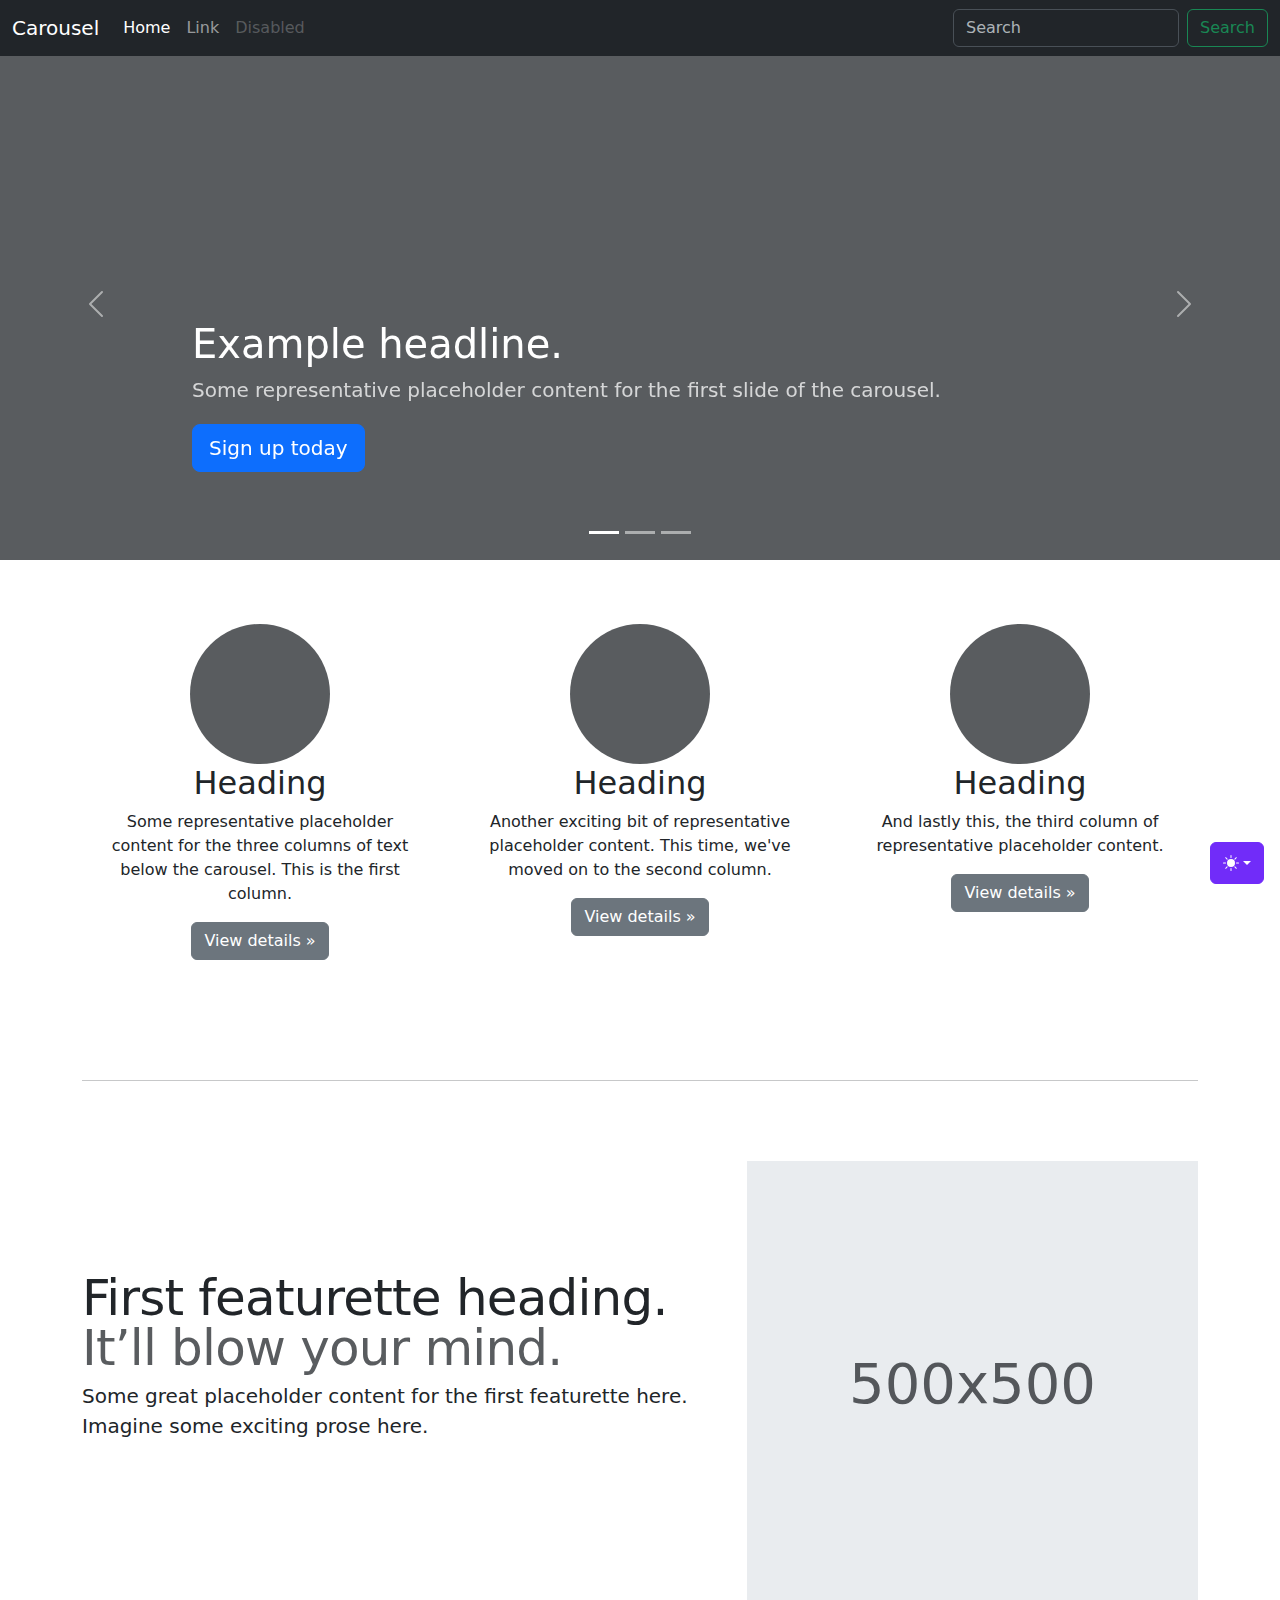
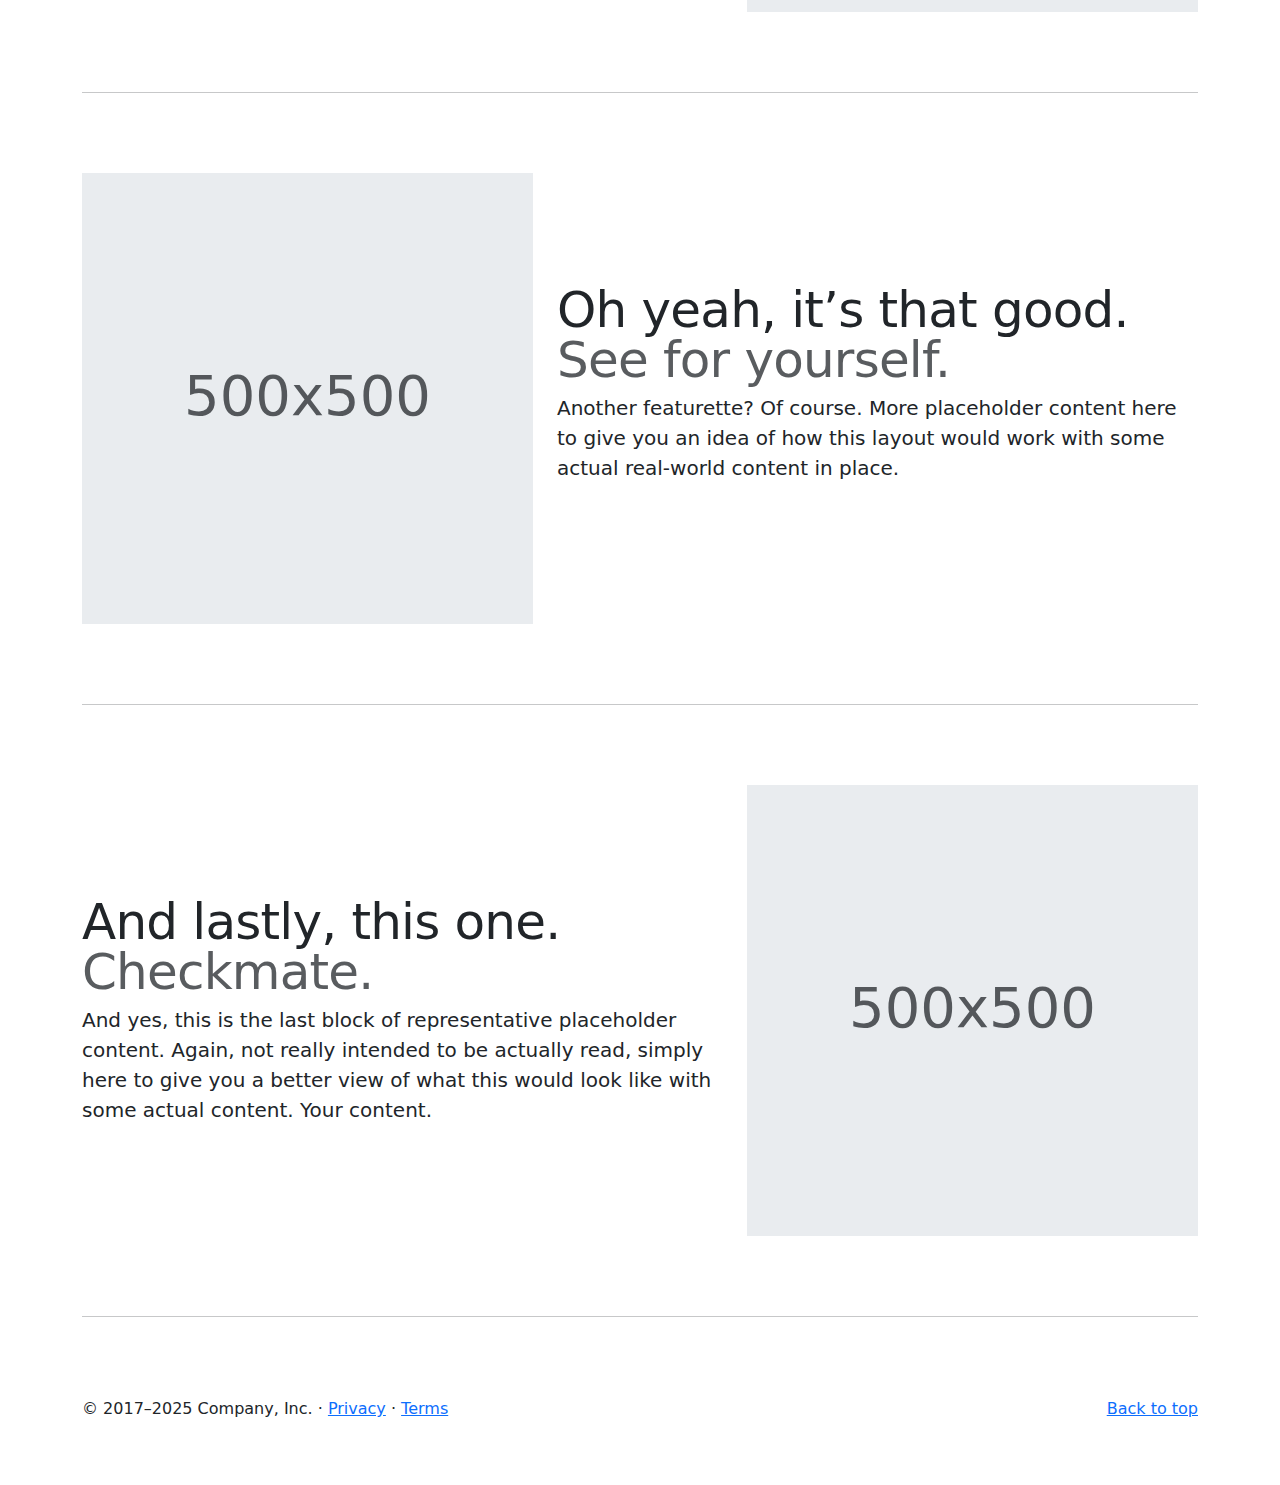
<file: bootstrap-5.3.8-examples/carousel/index.html>
<!doctype html>
<html lang="en" data-bs-theme="auto">
  <head>
    <meta charset="utf-8" />
    <meta name="viewport" content="width=device-width, initial-scale=1" />
    <meta name="description" content="" />
    <meta
      name="author"
      content="Mark Otto, Jacob Thornton, and Bootstrap contributors"
    />
    <meta name="generator" content="Astro v5.13.2" />
    <title>Carousel Template · Bootstrap v5.3</title>
    <link
      rel="canonical"
      href="https://getbootstrap.com/docs/5.3/examples/carousel/"
    />
    <script src="../assets/js/color-modes.js"></script>
    <link href="../assets/dist/css/bootstrap.min.css" rel="stylesheet" />
    <meta name="theme-color" content="#712cf9" />
    <link href="carousel.css" rel="stylesheet" />
    <style>
      .bd-placeholder-img {
        font-size: 1.125rem;
        text-anchor: middle;
        -webkit-user-select: none;
        -moz-user-select: none;
        user-select: none;
      }
      @media (min-width: 768px) {
        .bd-placeholder-img-lg {
          font-size: 3.5rem;
        }
      }
      .b-example-divider {
        width: 100%;
        height: 3rem;
        background-color: #0000001a;
        border: solid rgba(0, 0, 0, 0.15);
        border-width: 1px 0;
        box-shadow:
          inset 0 0.5em 1.5em #0000001a,
          inset 0 0.125em 0.5em #00000026;
      }
      .b-example-vr {
        flex-shrink: 0;
        width: 1.5rem;
        height: 100vh;
      }
      .bi {
        vertical-align: -0.125em;
        fill: currentColor;
      }
      .nav-scroller {
        position: relative;
        z-index: 2;
        height: 2.75rem;
        overflow-y: hidden;
      }
      .nav-scroller .nav {
        display: flex;
        flex-wrap: nowrap;
        padding-bottom: 1rem;
        margin-top: -1px;
        overflow-x: auto;
        text-align: center;
        white-space: nowrap;
        -webkit-overflow-scrolling: touch;
      }
      .btn-bd-primary {
        --bd-violet-bg: #712cf9;
        --bd-violet-rgb: 112.520718, 44.062154, 249.437846;
        --bs-btn-font-weight: 600;
        --bs-btn-color: var(--bs-white);
        --bs-btn-bg: var(--bd-violet-bg);
        --bs-btn-border-color: var(--bd-violet-bg);
        --bs-btn-hover-color: var(--bs-white);
        --bs-btn-hover-bg: #6528e0;
        --bs-btn-hover-border-color: #6528e0;
        --bs-btn-focus-shadow-rgb: var(--bd-violet-rgb);
        --bs-btn-active-color: var(--bs-btn-hover-color);
        --bs-btn-active-bg: #5a23c8;
        --bs-btn-active-border-color: #5a23c8;
      }
      .bd-mode-toggle {
        z-index: 1500;
      }
      .bd-mode-toggle .bi {
        width: 1em;
        height: 1em;
      }
      .bd-mode-toggle .dropdown-menu .active .bi {
        display: block !important;
      }
    </style>
  </head>
  <body>
    <svg xmlns="http://www.w3.org/2000/svg" class="d-none">
      <symbol id="check2" viewBox="0 0 16 16">
        <path
          d="M13.854 3.646a.5.5 0 0 1 0 .708l-7 7a.5.5 0 0 1-.708 0l-3.5-3.5a.5.5 0 1 1 .708-.708L6.5 10.293l6.646-6.647a.5.5 0 0 1 .708 0z"
        ></path>
      </symbol>
      <symbol id="circle-half" viewBox="0 0 16 16">
        <path
          d="M8 15A7 7 0 1 0 8 1v14zm0 1A8 8 0 1 1 8 0a8 8 0 0 1 0 16z"
        ></path>
      </symbol>
      <symbol id="moon-stars-fill" viewBox="0 0 16 16">
        <path
          d="M6 .278a.768.768 0 0 1 .08.858 7.208 7.208 0 0 0-.878 3.46c0 4.021 3.278 7.277 7.318 7.277.527 0 1.04-.055 1.533-.16a.787.787 0 0 1 .81.316.733.733 0 0 1-.031.893A8.349 8.349 0 0 1 8.344 16C3.734 16 0 12.286 0 7.71 0 4.266 2.114 1.312 5.124.06A.752.752 0 0 1 6 .278z"
        ></path>
        <path
          d="M10.794 3.148a.217.217 0 0 1 .412 0l.387 1.162c.173.518.579.924 1.097 1.097l1.162.387a.217.217 0 0 1 0 .412l-1.162.387a1.734 1.734 0 0 0-1.097 1.097l-.387 1.162a.217.217 0 0 1-.412 0l-.387-1.162A1.734 1.734 0 0 0 9.31 6.593l-1.162-.387a.217.217 0 0 1 0-.412l1.162-.387a1.734 1.734 0 0 0 1.097-1.097l.387-1.162zM13.863.099a.145.145 0 0 1 .274 0l.258.774c.115.346.386.617.732.732l.774.258a.145.145 0 0 1 0 .274l-.774.258a1.156 1.156 0 0 0-.732.732l-.258.774a.145.145 0 0 1-.274 0l-.258-.774a1.156 1.156 0 0 0-.732-.732l-.774-.258a.145.145 0 0 1 0-.274l.774-.258c.346-.115.617-.386.732-.732L13.863.1z"
        ></path>
      </symbol>
      <symbol id="sun-fill" viewBox="0 0 16 16">
        <path
          d="M8 12a4 4 0 1 0 0-8 4 4 0 0 0 0 8zM8 0a.5.5 0 0 1 .5.5v2a.5.5 0 0 1-1 0v-2A.5.5 0 0 1 8 0zm0 13a.5.5 0 0 1 .5.5v2a.5.5 0 0 1-1 0v-2A.5.5 0 0 1 8 13zm8-5a.5.5 0 0 1-.5.5h-2a.5.5 0 0 1 0-1h2a.5.5 0 0 1 .5.5zM3 8a.5.5 0 0 1-.5.5h-2a.5.5 0 0 1 0-1h2A.5.5 0 0 1 3 8zm10.657-5.657a.5.5 0 0 1 0 .707l-1.414 1.415a.5.5 0 1 1-.707-.708l1.414-1.414a.5.5 0 0 1 .707 0zm-9.193 9.193a.5.5 0 0 1 0 .707L3.05 13.657a.5.5 0 0 1-.707-.707l1.414-1.414a.5.5 0 0 1 .707 0zm9.193 2.121a.5.5 0 0 1-.707 0l-1.414-1.414a.5.5 0 0 1 .707-.707l1.414 1.414a.5.5 0 0 1 0 .707zM4.464 4.465a.5.5 0 0 1-.707 0L2.343 3.05a.5.5 0 1 1 .707-.707l1.414 1.414a.5.5 0 0 1 0 .708z"
        ></path>
      </symbol>
    </svg>
    <div
      class="dropdown position-fixed bottom-0 end-0 mb-3 me-3 bd-mode-toggle"
    >
      <button
        class="btn btn-bd-primary py-2 dropdown-toggle d-flex align-items-center"
        id="bd-theme"
        type="button"
        aria-expanded="false"
        data-bs-toggle="dropdown"
        aria-label="Toggle theme (auto)"
      >
        <svg class="bi my-1 theme-icon-active" aria-hidden="true">
          <use href="#circle-half"></use>
        </svg>
        <span class="visually-hidden" id="bd-theme-text">Toggle theme</span>
      </button>
      <ul
        class="dropdown-menu dropdown-menu-end shadow"
        aria-labelledby="bd-theme-text"
      >
        <li>
          <button
            type="button"
            class="dropdown-item d-flex align-items-center"
            data-bs-theme-value="light"
            aria-pressed="false"
          >
            <svg class="bi me-2 opacity-50" aria-hidden="true">
              <use href="#sun-fill"></use>
            </svg>
            Light
            <svg class="bi ms-auto d-none" aria-hidden="true">
              <use href="#check2"></use>
            </svg>
          </button>
        </li>
        <li>
          <button
            type="button"
            class="dropdown-item d-flex align-items-center"
            data-bs-theme-value="dark"
            aria-pressed="false"
          >
            <svg class="bi me-2 opacity-50" aria-hidden="true">
              <use href="#moon-stars-fill"></use>
            </svg>
            Dark
            <svg class="bi ms-auto d-none" aria-hidden="true">
              <use href="#check2"></use>
            </svg>
          </button>
        </li>
        <li>
          <button
            type="button"
            class="dropdown-item d-flex align-items-center active"
            data-bs-theme-value="auto"
            aria-pressed="true"
          >
            <svg class="bi me-2 opacity-50" aria-hidden="true">
              <use href="#circle-half"></use>
            </svg>
            Auto
            <svg class="bi ms-auto d-none" aria-hidden="true">
              <use href="#check2"></use>
            </svg>
          </button>
        </li>
      </ul>
    </div>
    <header data-bs-theme="dark">
      <nav class="navbar navbar-expand-md navbar-dark fixed-top bg-dark">
        <div class="container-fluid">
          <a class="navbar-brand" href="#">Carousel</a>
          <button
            class="navbar-toggler"
            type="button"
            data-bs-toggle="collapse"
            data-bs-target="#navbarCollapse"
            aria-controls="navbarCollapse"
            aria-expanded="false"
            aria-label="Toggle navigation"
          >
            <span class="navbar-toggler-icon"></span>
          </button>
          <div class="collapse navbar-collapse" id="navbarCollapse">
            <ul class="navbar-nav me-auto mb-2 mb-md-0">
              <li class="nav-item">
                <a class="nav-link active" aria-current="page" href="#">Home</a>
              </li>
              <li class="nav-item"><a class="nav-link" href="#">Link</a></li>
              <li class="nav-item">
                <a class="nav-link disabled" aria-disabled="true">Disabled</a>
              </li>
            </ul>
            <form class="d-flex" role="search">
              <input
                class="form-control me-2"
                type="search"
                placeholder="Search"
                aria-label="Search"
              />
              <button class="btn btn-outline-success" type="submit">
                Search
              </button>
            </form>
          </div>
        </div>
      </nav>
    </header>
    <main>
      <div id="myCarousel" class="carousel slide mb-6" data-bs-ride="carousel">
        <div class="carousel-indicators">
          <button
            type="button"
            data-bs-target="#myCarousel"
            data-bs-slide-to="0"
            class="active"
            aria-current="true"
            aria-label="Slide 1"
          ></button>
          <button
            type="button"
            data-bs-target="#myCarousel"
            data-bs-slide-to="1"
            aria-label="Slide 2"
          ></button>
          <button
            type="button"
            data-bs-target="#myCarousel"
            data-bs-slide-to="2"
            aria-label="Slide 3"
          ></button>
        </div>
        <div class="carousel-inner">
          <div class="carousel-item active">
            <svg
              aria-hidden="true"
              class="bd-placeholder-img"
              height="100%"
              preserveAspectRatio="xMidYMid slice"
              width="100%"
              xmlns="http://www.w3.org/2000/svg"
            >
              <rect
                width="100%"
                height="100%"
                fill="var(--bs-secondary-color)"
              ></rect>
            </svg>
            <div class="container">
              <div class="carousel-caption text-start">
                <h1>Example headline.</h1>
                <p class="opacity-75">
                  Some representative placeholder content for the first slide of
                  the carousel.
                </p>
                <p>
                  <a class="btn btn-lg btn-primary" href="#">Sign up today</a>
                </p>
              </div>
            </div>
          </div>
          <div class="carousel-item">
            <svg
              aria-hidden="true"
              class="bd-placeholder-img"
              height="100%"
              preserveAspectRatio="xMidYMid slice"
              width="100%"
              xmlns="http://www.w3.org/2000/svg"
            >
              <rect
                width="100%"
                height="100%"
                fill="var(--bs-secondary-color)"
              ></rect>
            </svg>
            <div class="container">
              <div class="carousel-caption">
                <h1>Another example headline.</h1>
                <p>
                  Some representative placeholder content for the second slide
                  of the carousel.
                </p>
                <p><a class="btn btn-lg btn-primary" href="#">Learn more</a></p>
              </div>
            </div>
          </div>
          <div class="carousel-item">
            <svg
              aria-hidden="true"
              class="bd-placeholder-img"
              height="100%"
              preserveAspectRatio="xMidYMid slice"
              width="100%"
              xmlns="http://www.w3.org/2000/svg"
            >
              <rect
                width="100%"
                height="100%"
                fill="var(--bs-secondary-color)"
              ></rect>
            </svg>
            <div class="container">
              <div class="carousel-caption text-end">
                <h1>One more for good measure.</h1>
                <p>
                  Some representative placeholder content for the third slide of
                  this carousel.
                </p>
                <p>
                  <a class="btn btn-lg btn-primary" href="#">Browse gallery</a>
                </p>
              </div>
            </div>
          </div>
        </div>
        <button
          class="carousel-control-prev"
          type="button"
          data-bs-target="#myCarousel"
          data-bs-slide="prev"
        >
          <span class="carousel-control-prev-icon" aria-hidden="true"></span>
          <span class="visually-hidden">Previous</span>
        </button>
        <button
          class="carousel-control-next"
          type="button"
          data-bs-target="#myCarousel"
          data-bs-slide="next"
        >
          <span class="carousel-control-next-icon" aria-hidden="true"></span>
          <span class="visually-hidden">Next</span>
        </button>
      </div>
      <!-- Marketing messaging and featurettes
  ================================================== -->
      <!-- Wrap the rest of the page in another container to center all the content. -->
      <div class="container marketing">
        <!-- Three columns of text below the carousel -->
        <div class="row">
          <div class="col-lg-4">
            <svg
              aria-label="Placeholder"
              class="bd-placeholder-img rounded-circle"
              height="140"
              preserveAspectRatio="xMidYMid slice"
              role="img"
              width="140"
              xmlns="http://www.w3.org/2000/svg"
            >
              <title>Placeholder</title>
              <rect
                width="100%"
                height="100%"
                fill="var(--bs-secondary-color)"
              ></rect>
            </svg>
            <h2 class="fw-normal">Heading</h2>
            <p>
              Some representative placeholder content for the three columns of
              text below the carousel. This is the first column.
            </p>
            <p>
              <a class="btn btn-secondary" href="#">View details &raquo;</a>
            </p>
          </div>
          <!-- /.col-lg-4 -->
          <div class="col-lg-4">
            <svg
              aria-label="Placeholder"
              class="bd-placeholder-img rounded-circle"
              height="140"
              preserveAspectRatio="xMidYMid slice"
              role="img"
              width="140"
              xmlns="http://www.w3.org/2000/svg"
            >
              <title>Placeholder</title>
              <rect
                width="100%"
                height="100%"
                fill="var(--bs-secondary-color)"
              ></rect>
            </svg>
            <h2 class="fw-normal">Heading</h2>
            <p>
              Another exciting bit of representative placeholder content. This
              time, we've moved on to the second column.
            </p>
            <p>
              <a class="btn btn-secondary" href="#">View details &raquo;</a>
            </p>
          </div>
          <!-- /.col-lg-4 -->
          <div class="col-lg-4">
            <svg
              aria-label="Placeholder"
              class="bd-placeholder-img rounded-circle"
              height="140"
              preserveAspectRatio="xMidYMid slice"
              role="img"
              width="140"
              xmlns="http://www.w3.org/2000/svg"
            >
              <title>Placeholder</title>
              <rect
                width="100%"
                height="100%"
                fill="var(--bs-secondary-color)"
              ></rect>
            </svg>
            <h2 class="fw-normal">Heading</h2>
            <p>
              And lastly this, the third column of representative placeholder
              content.
            </p>
            <p>
              <a class="btn btn-secondary" href="#">View details &raquo;</a>
            </p>
          </div>
          <!-- /.col-lg-4 -->
        </div>
        <!-- /.row -->
        <!-- START THE FEATURETTES -->
        <hr class="featurette-divider" />
        <div class="row featurette">
          <div class="col-md-7">
            <h2 class="featurette-heading fw-normal lh-1">
              First featurette heading.
              <span class="text-body-secondary">It’ll blow your mind.</span>
            </h2>
            <p class="lead">
              Some great placeholder content for the first featurette here.
              Imagine some exciting prose here.
            </p>
          </div>
          <div class="col-md-5">
            <svg
              aria-label="Placeholder: 500x500"
              class="bd-placeholder-img bd-placeholder-img-lg featurette-image img-fluid mx-auto"
              height="500"
              preserveAspectRatio="xMidYMid slice"
              role="img"
              width="500"
              xmlns="http://www.w3.org/2000/svg"
            >
              <title>Placeholder</title>
              <rect
                width="100%"
                height="100%"
                fill="var(--bs-secondary-bg)"
              ></rect>
              <text x="50%" y="50%" fill="var(--bs-secondary-color)" dy=".3em">
                500x500
              </text>
            </svg>
          </div>
        </div>
        <hr class="featurette-divider" />
        <div class="row featurette">
          <div class="col-md-7 order-md-2">
            <h2 class="featurette-heading fw-normal lh-1">
              Oh yeah, it’s that good.
              <span class="text-body-secondary">See for yourself.</span>
            </h2>
            <p class="lead">
              Another featurette? Of course. More placeholder content here to
              give you an idea of how this layout would work with some actual
              real-world content in place.
            </p>
          </div>
          <div class="col-md-5 order-md-1">
            <svg
              aria-label="Placeholder: 500x500"
              class="bd-placeholder-img bd-placeholder-img-lg featurette-image img-fluid mx-auto"
              height="500"
              preserveAspectRatio="xMidYMid slice"
              role="img"
              width="500"
              xmlns="http://www.w3.org/2000/svg"
            >
              <title>Placeholder</title>
              <rect
                width="100%"
                height="100%"
                fill="var(--bs-secondary-bg)"
              ></rect>
              <text x="50%" y="50%" fill="var(--bs-secondary-color)" dy=".3em">
                500x500
              </text>
            </svg>
          </div>
        </div>
        <hr class="featurette-divider" />
        <div class="row featurette">
          <div class="col-md-7">
            <h2 class="featurette-heading fw-normal lh-1">
              And lastly, this one.
              <span class="text-body-secondary">Checkmate.</span>
            </h2>
            <p class="lead">
              And yes, this is the last block of representative placeholder
              content. Again, not really intended to be actually read, simply
              here to give you a better view of what this would look like with
              some actual content. Your content.
            </p>
          </div>
          <div class="col-md-5">
            <svg
              aria-label="Placeholder: 500x500"
              class="bd-placeholder-img bd-placeholder-img-lg featurette-image img-fluid mx-auto"
              height="500"
              preserveAspectRatio="xMidYMid slice"
              role="img"
              width="500"
              xmlns="http://www.w3.org/2000/svg"
            >
              <title>Placeholder</title>
              <rect
                width="100%"
                height="100%"
                fill="var(--bs-secondary-bg)"
              ></rect>
              <text x="50%" y="50%" fill="var(--bs-secondary-color)" dy=".3em">
                500x500
              </text>
            </svg>
          </div>
        </div>
        <hr class="featurette-divider" />
        <!-- /END THE FEATURETTES -->
      </div>
      <!-- /.container -->
      <!-- FOOTER -->
      <footer class="container">
        <p class="float-end"><a href="#">Back to top</a></p>
        <p>
          &copy; 2017–2025 Company, Inc. &middot;
          <a href="#">Privacy</a> &middot; <a href="#">Terms</a>
        </p>
      </footer>
    </main>
    <script
      src="../assets/dist/js/bootstrap.bundle.min.js"
      class="astro-vvvwv3sm"
    ></script>
  </body>
</html>
</file>
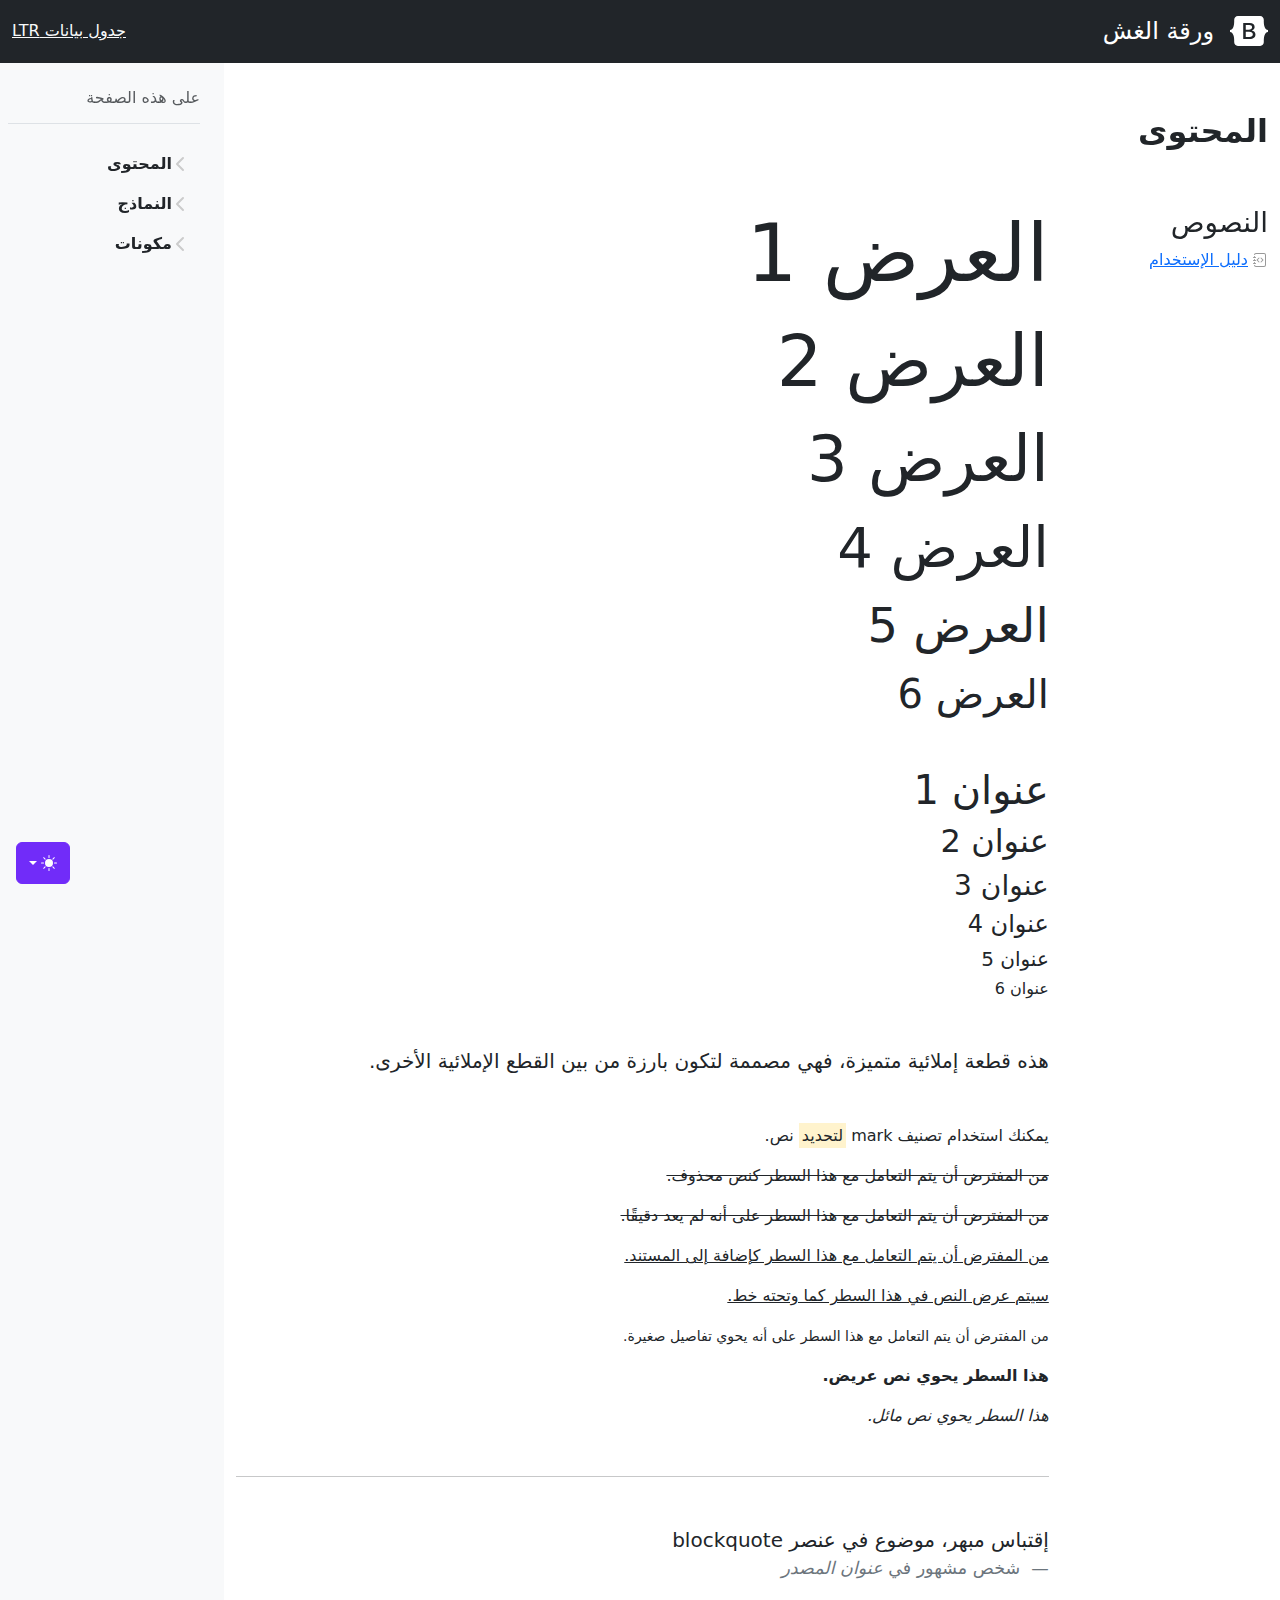
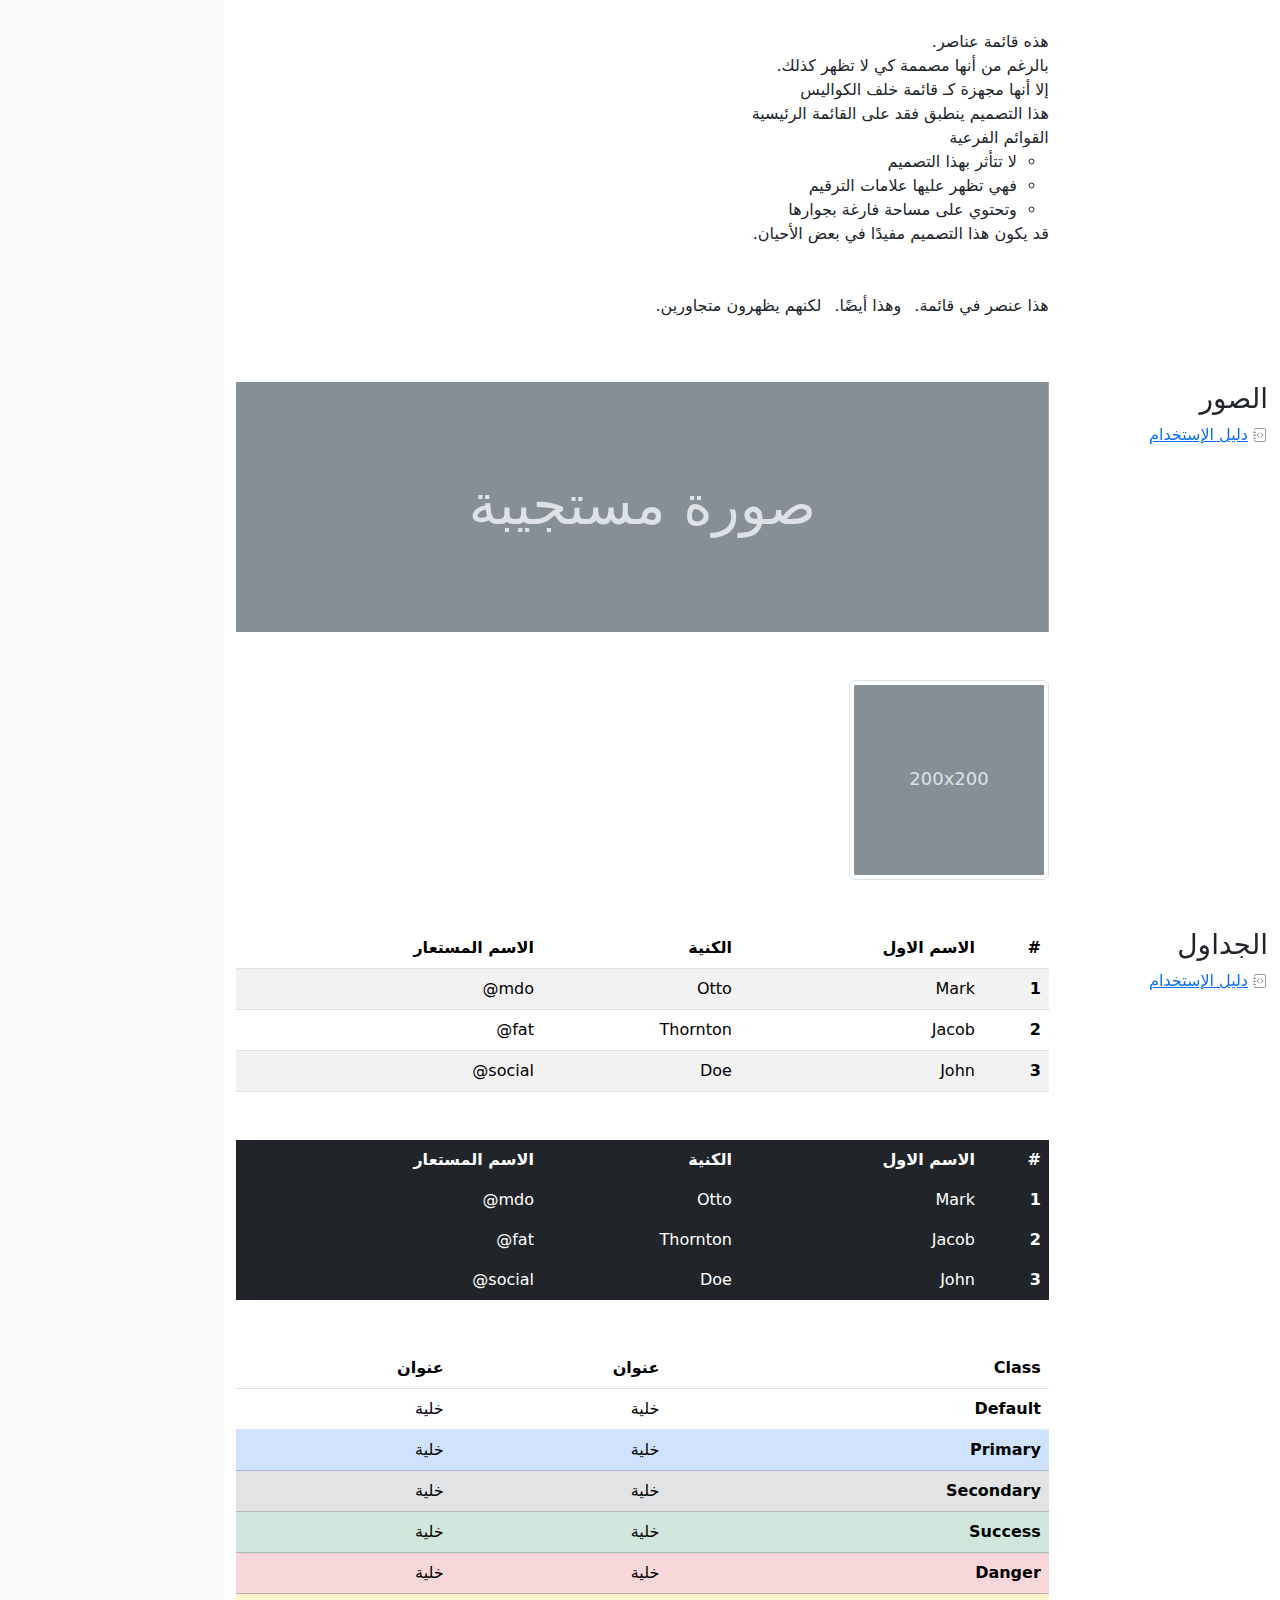
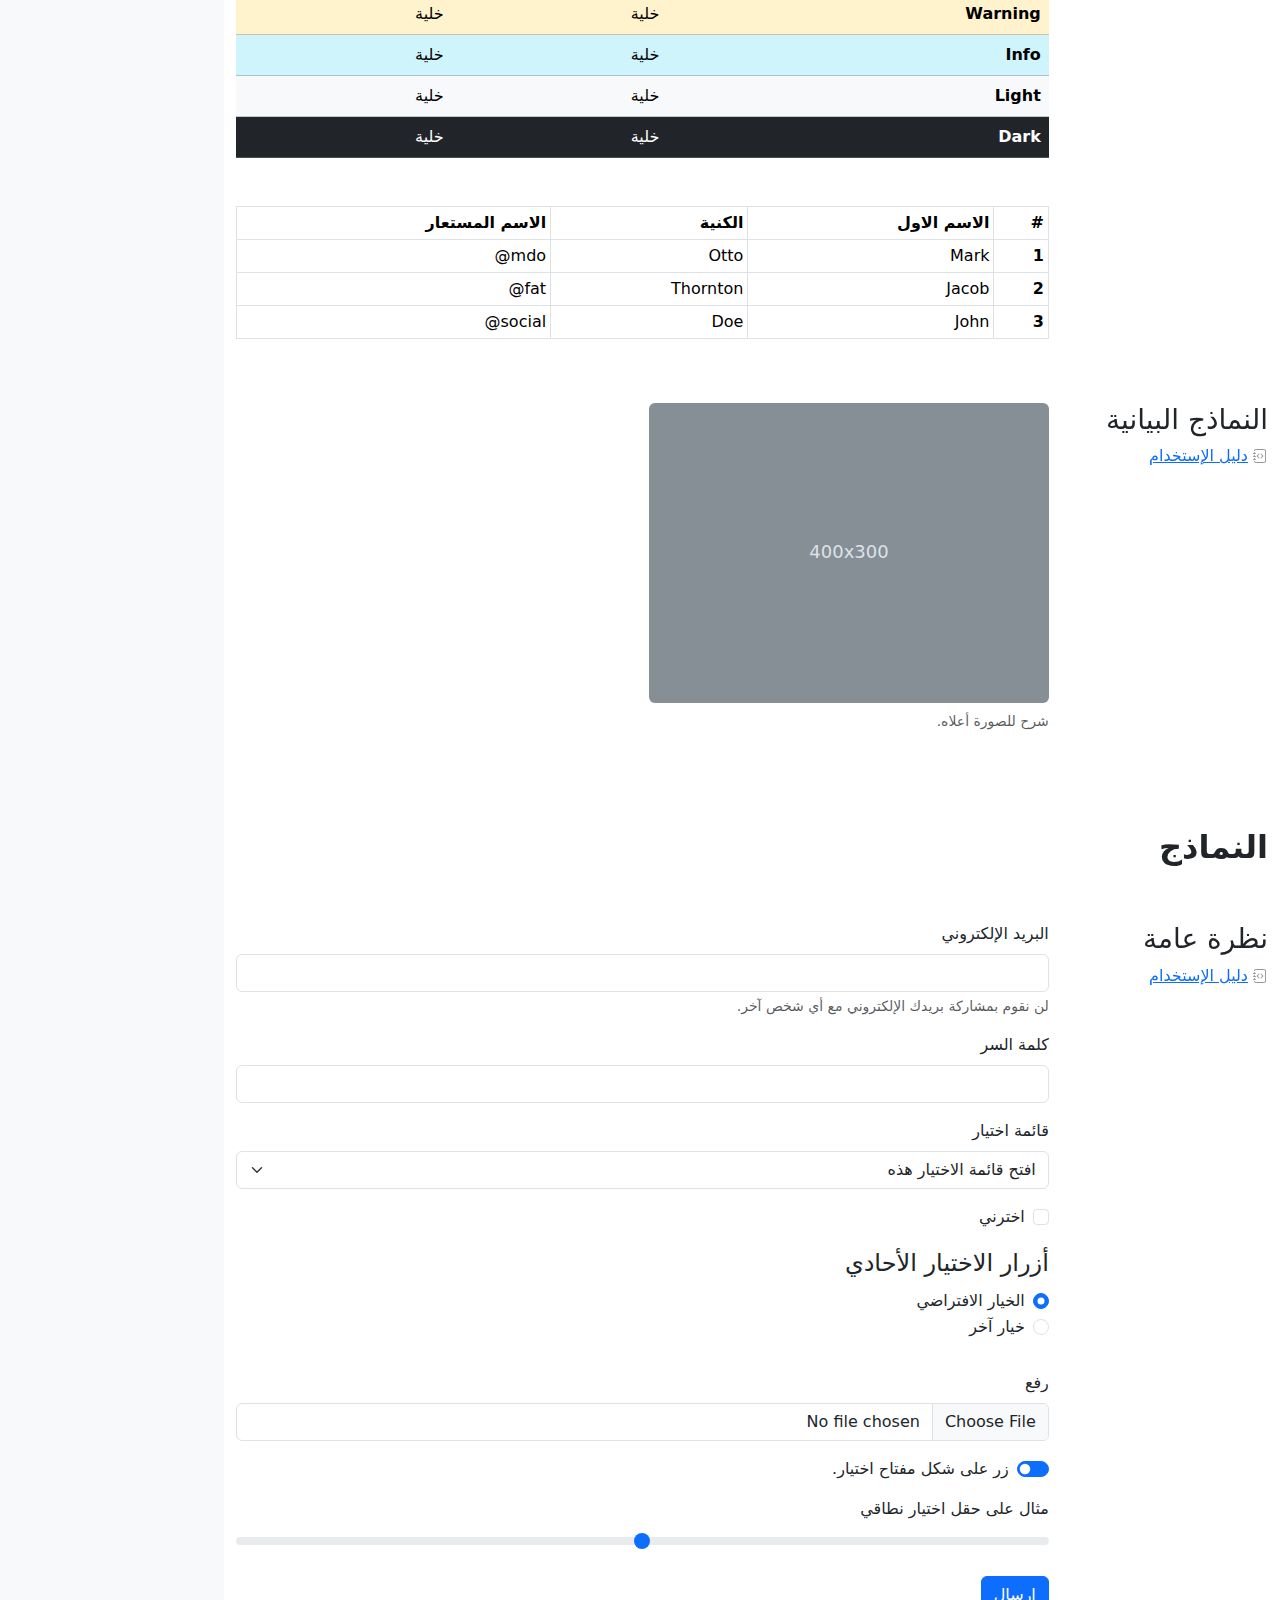
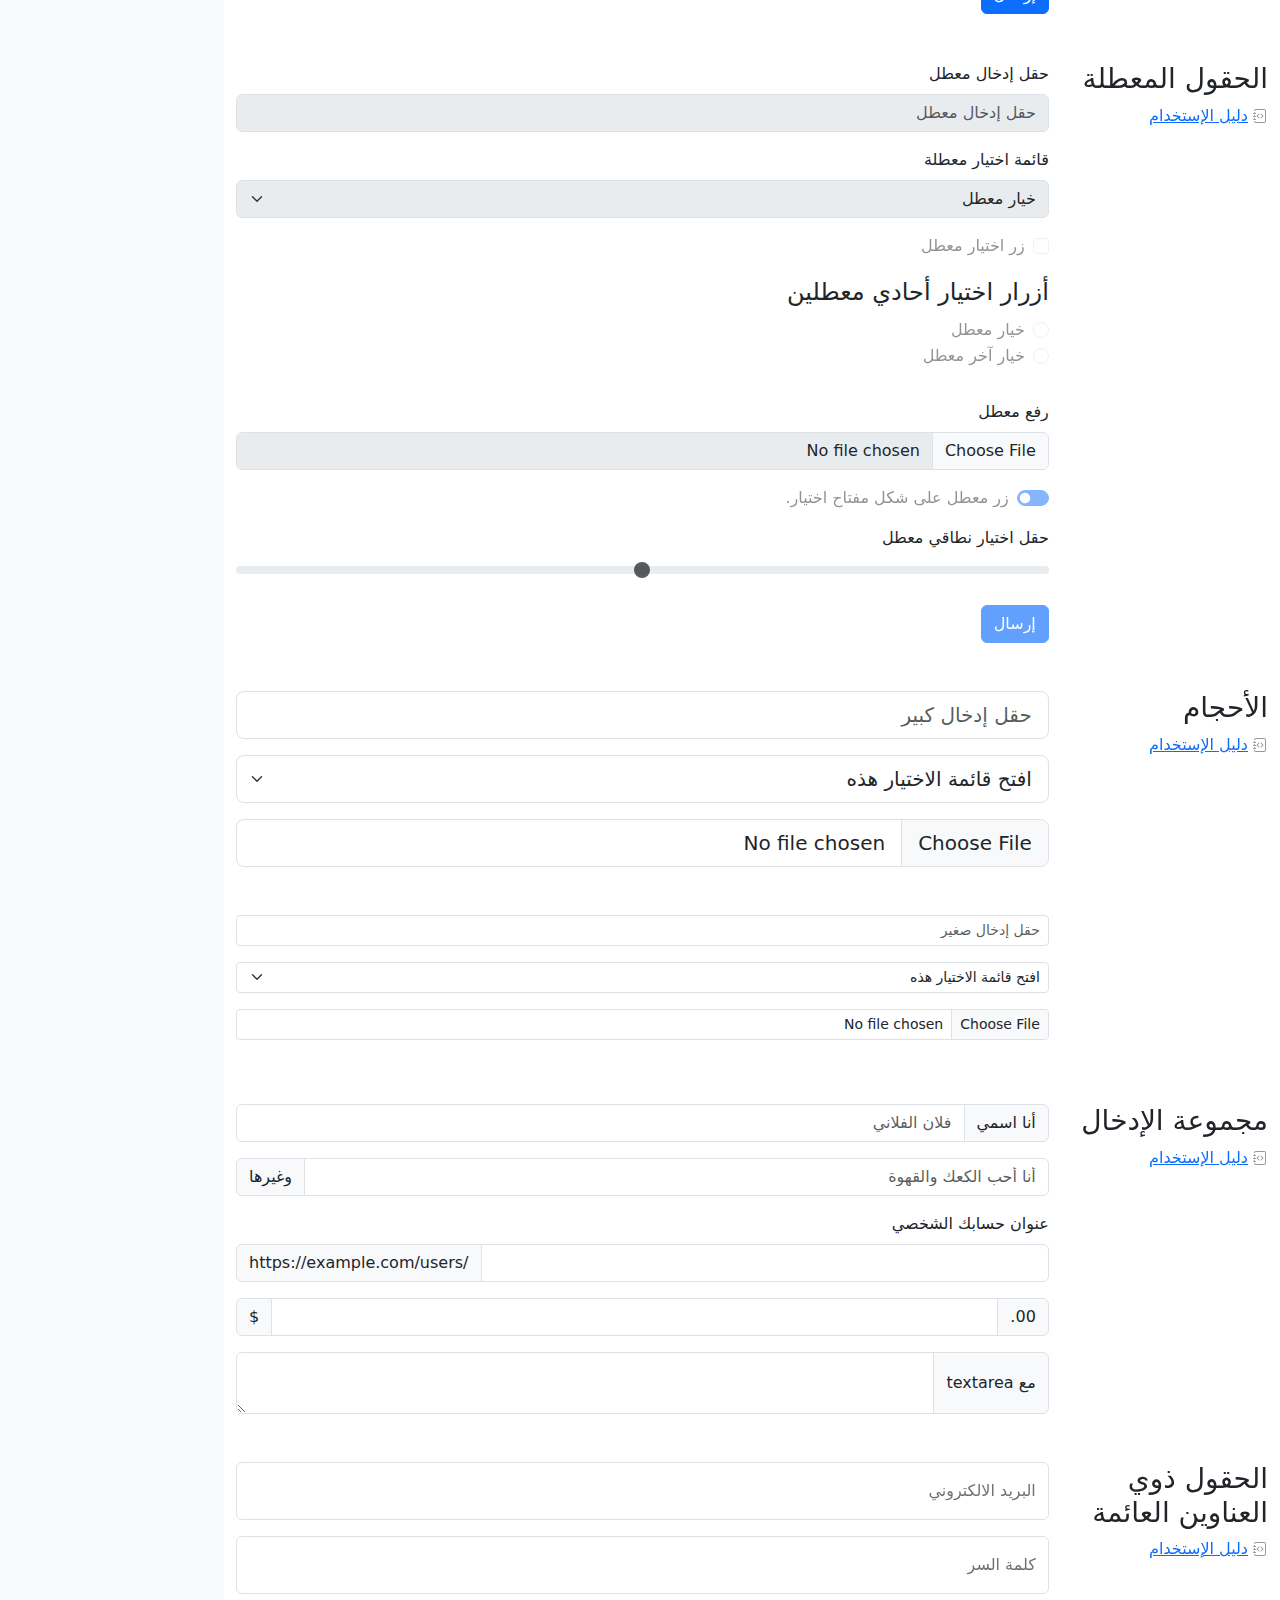
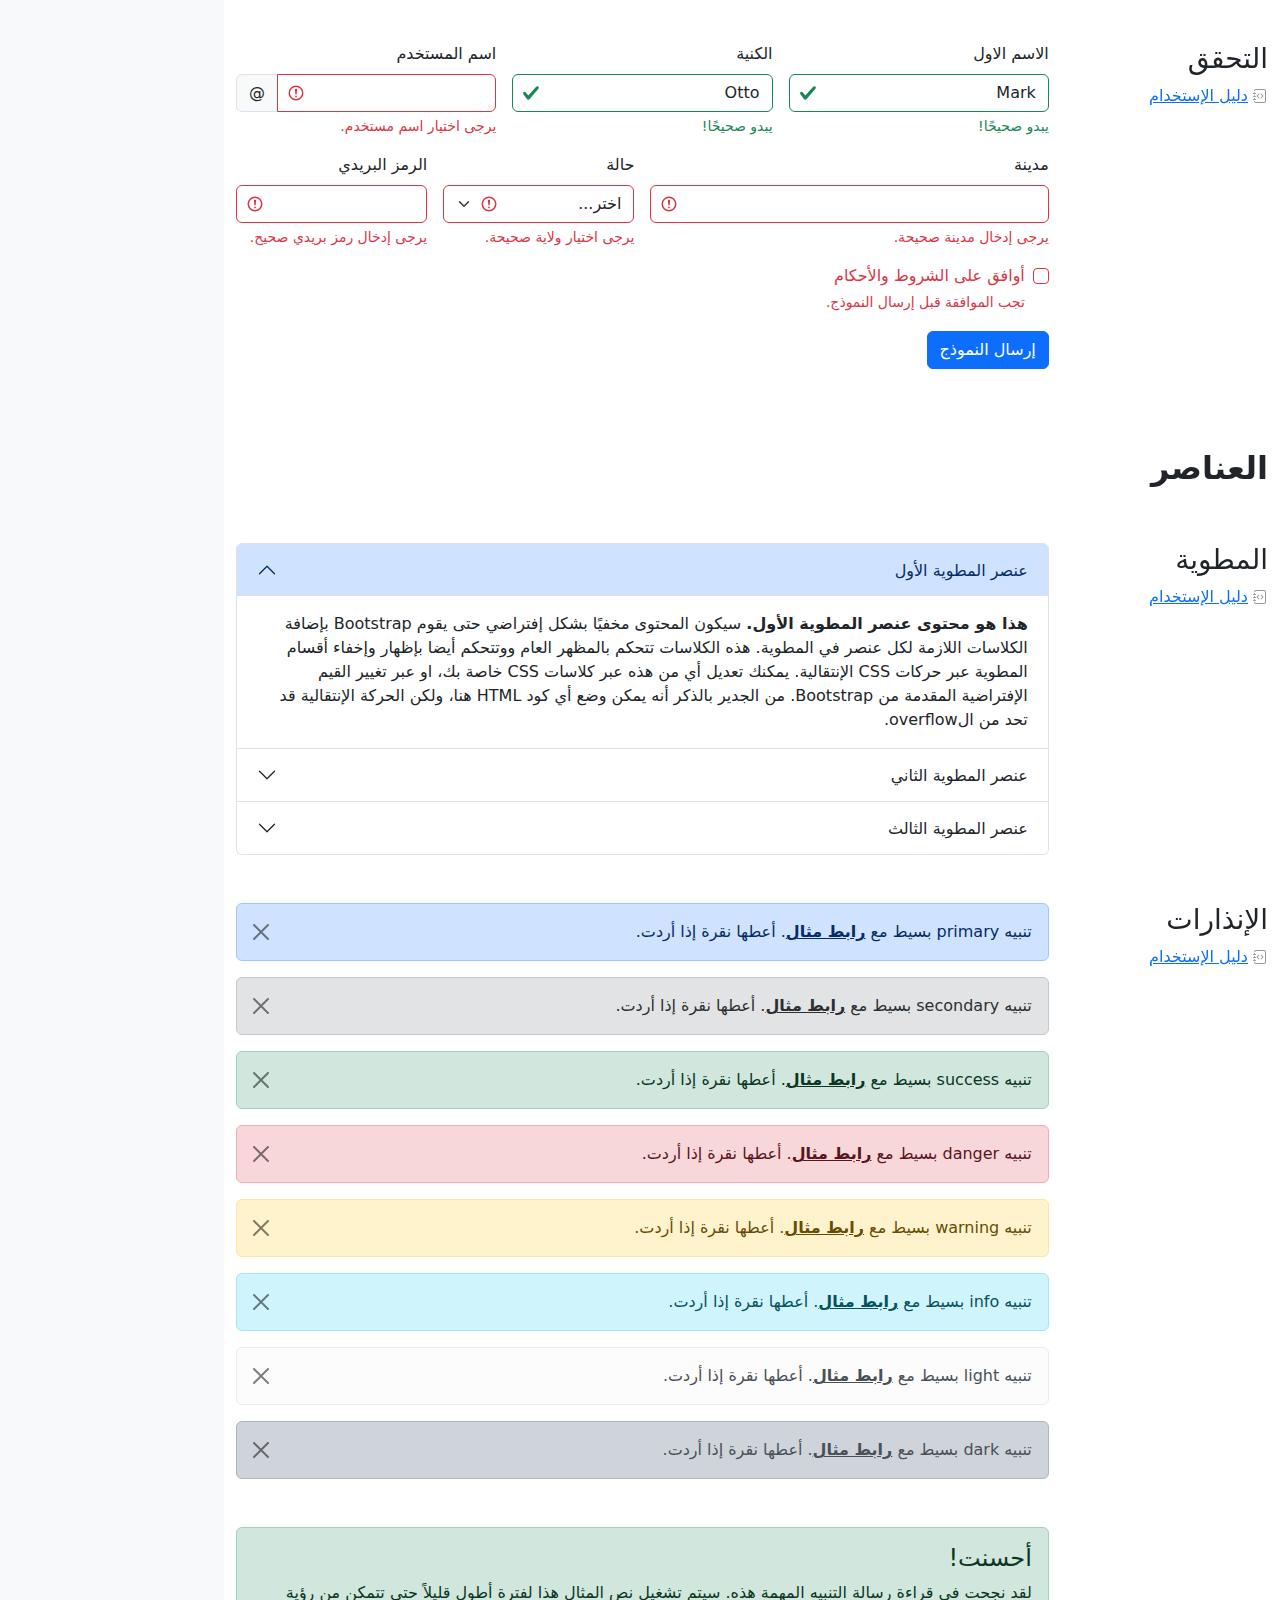
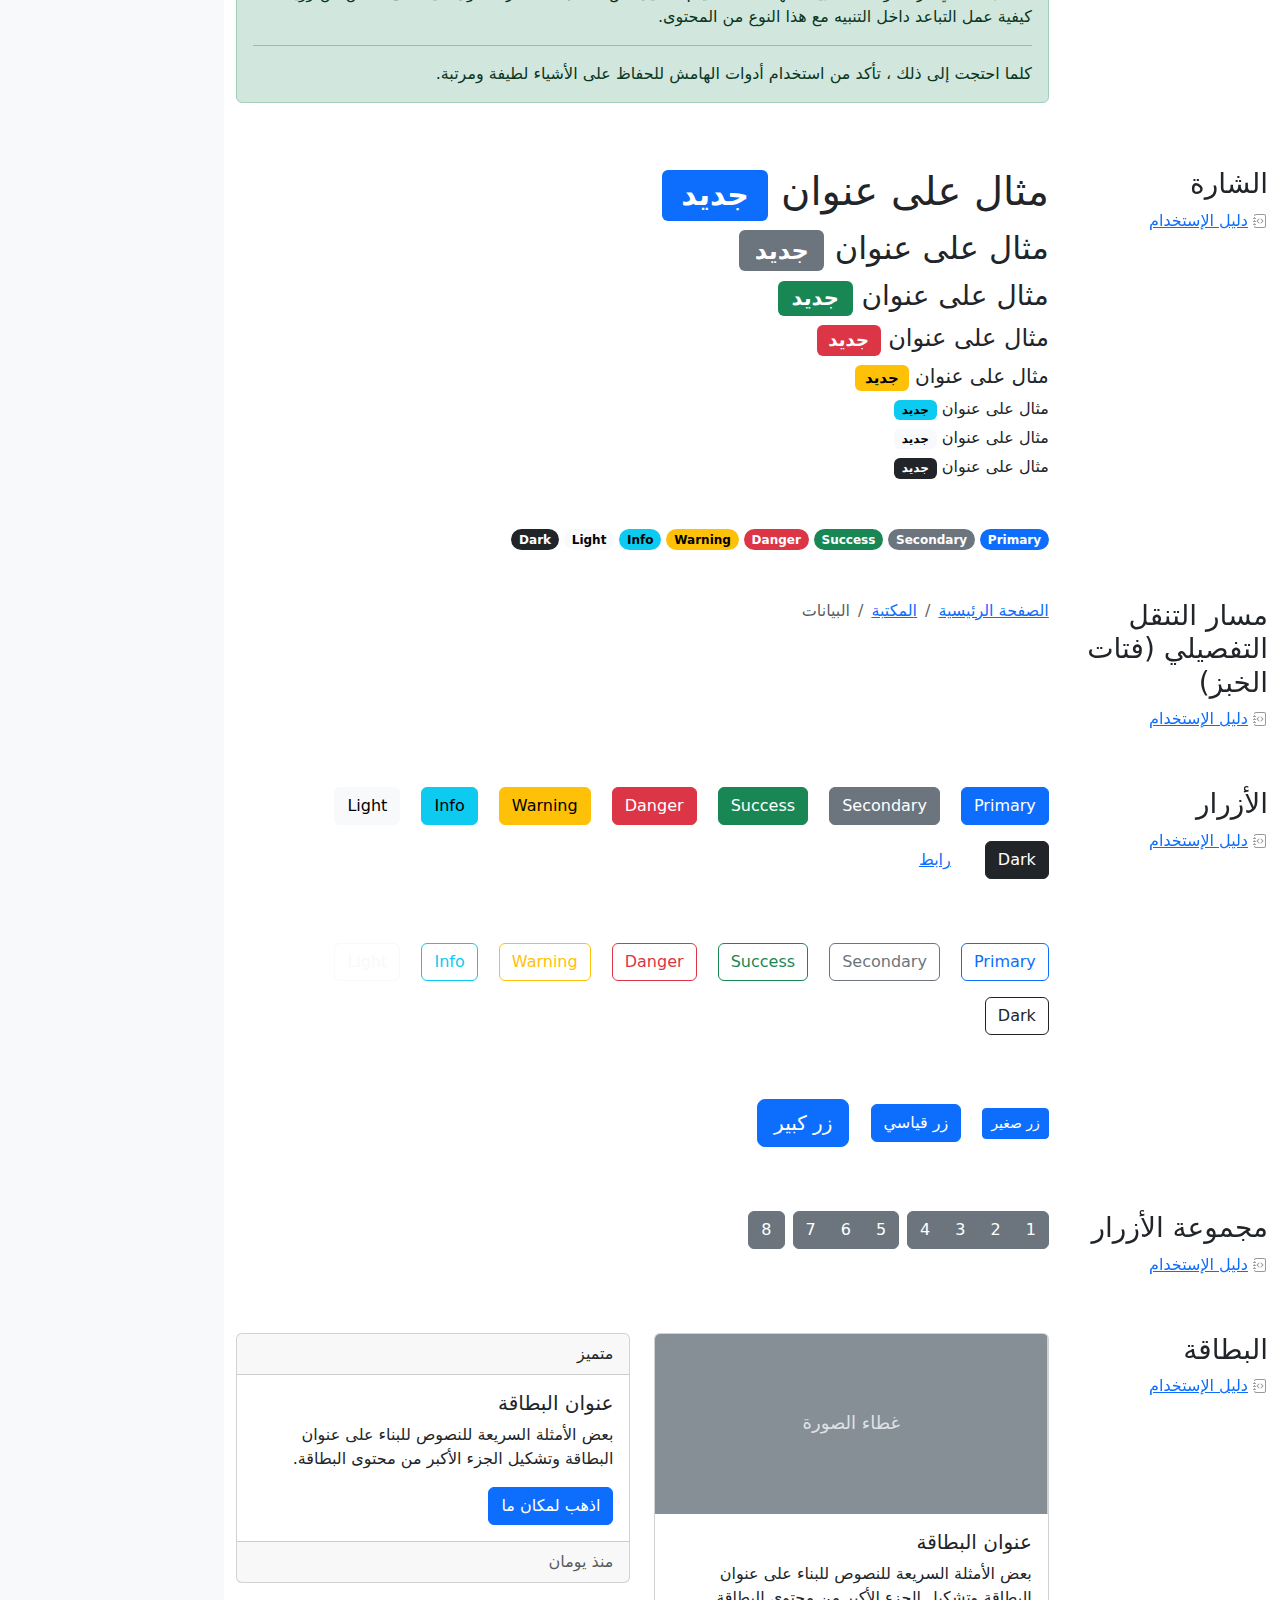
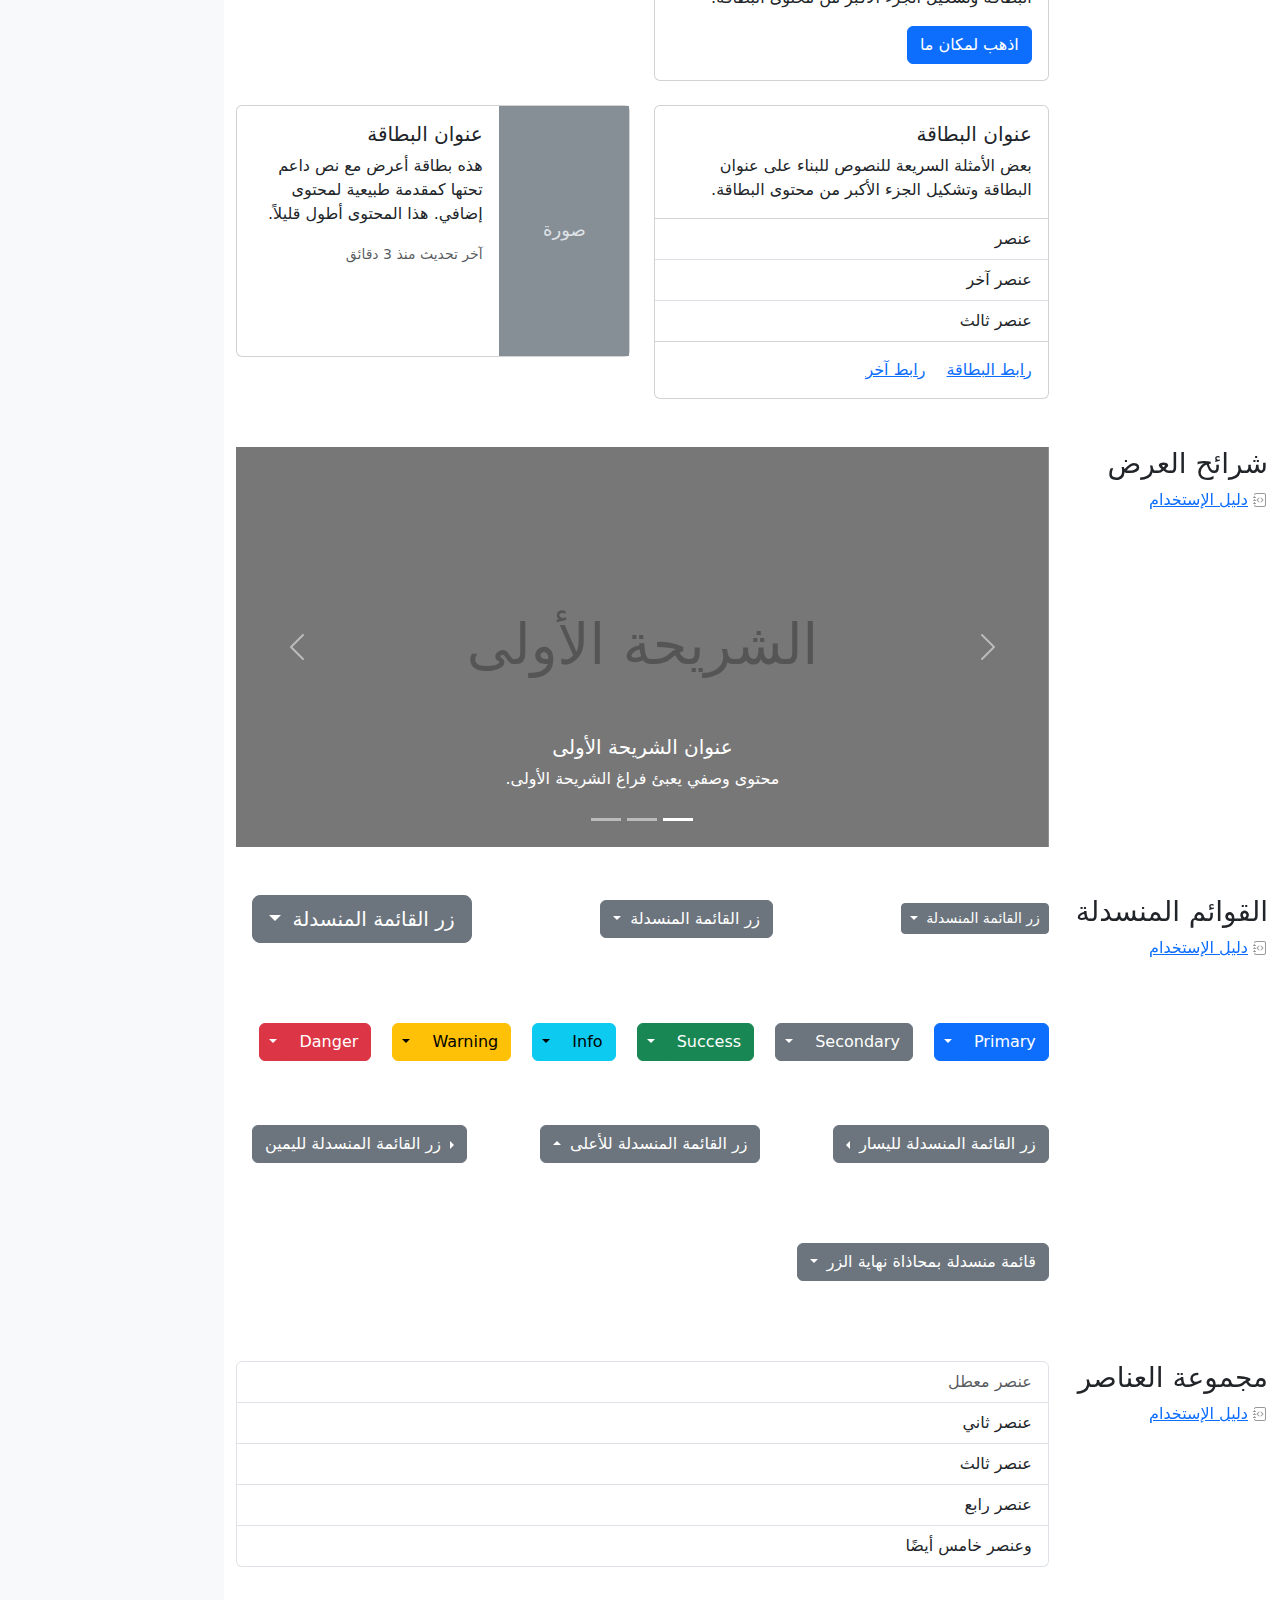
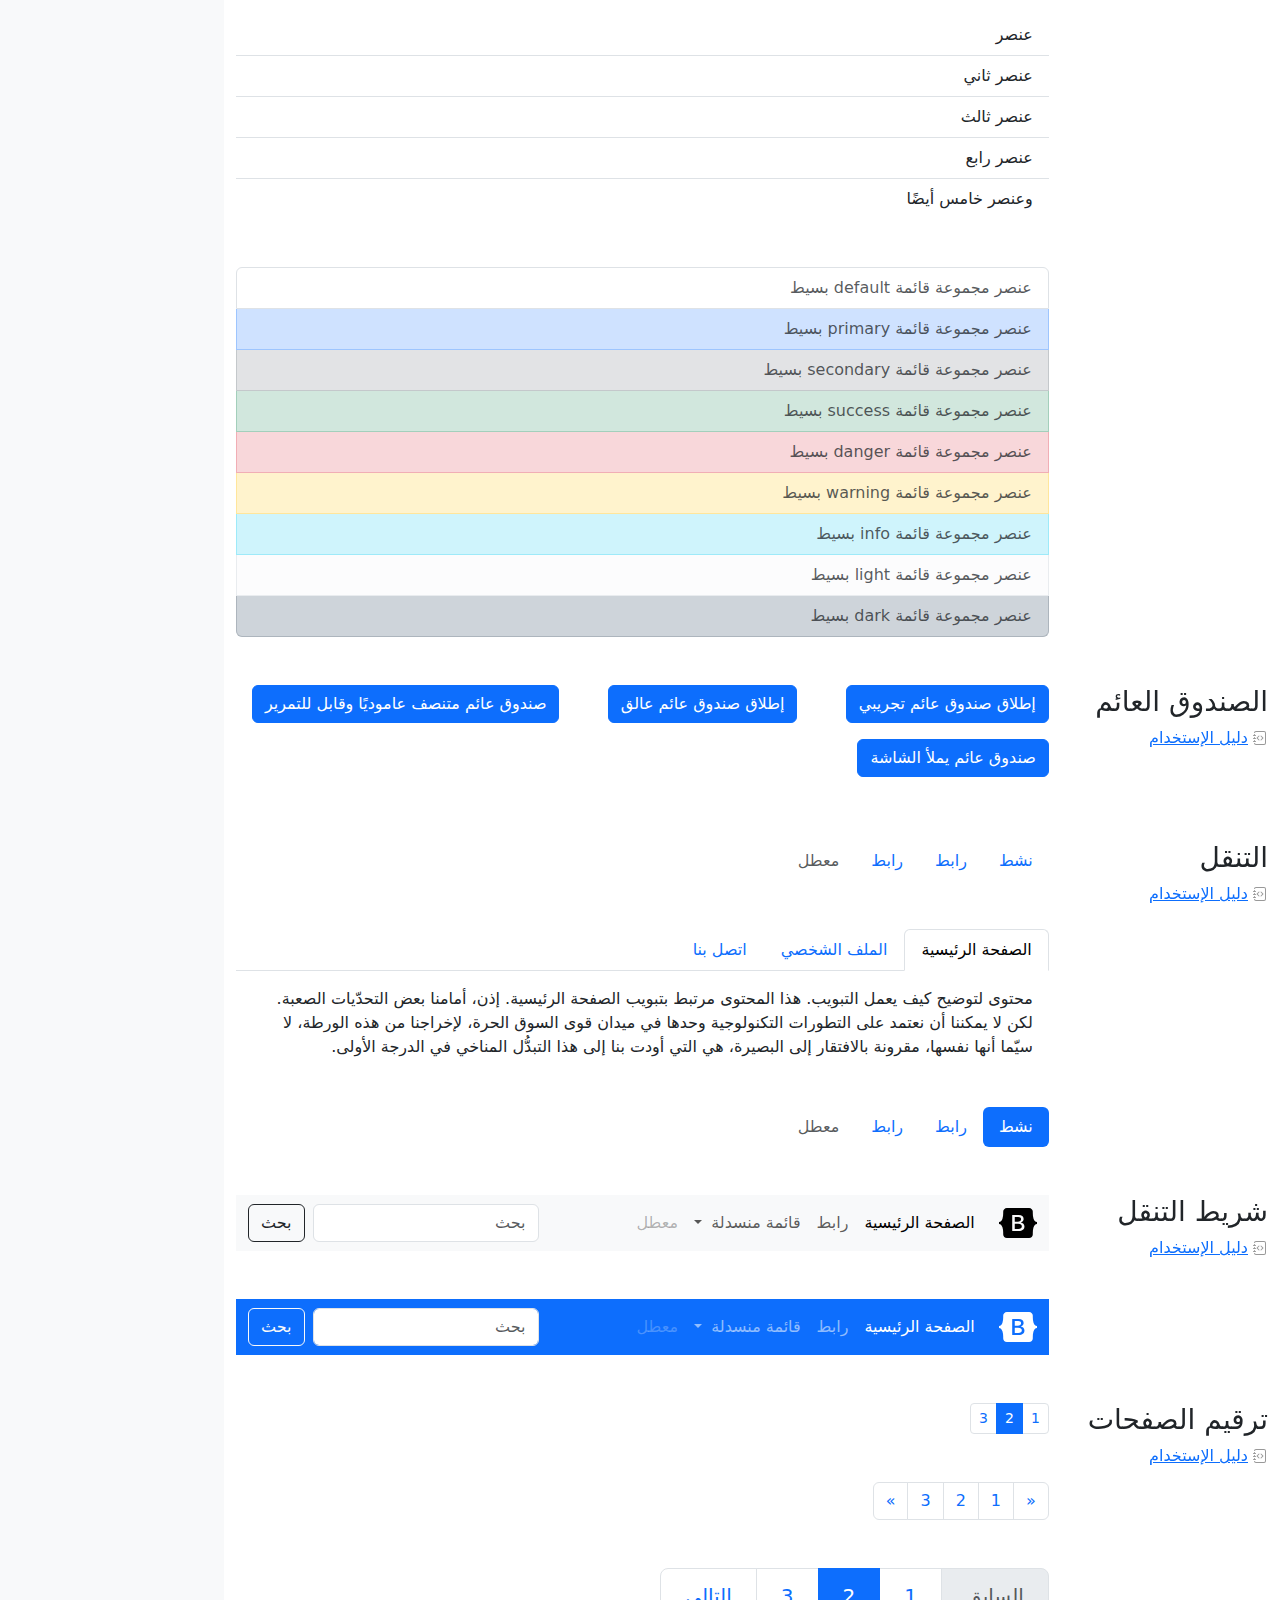
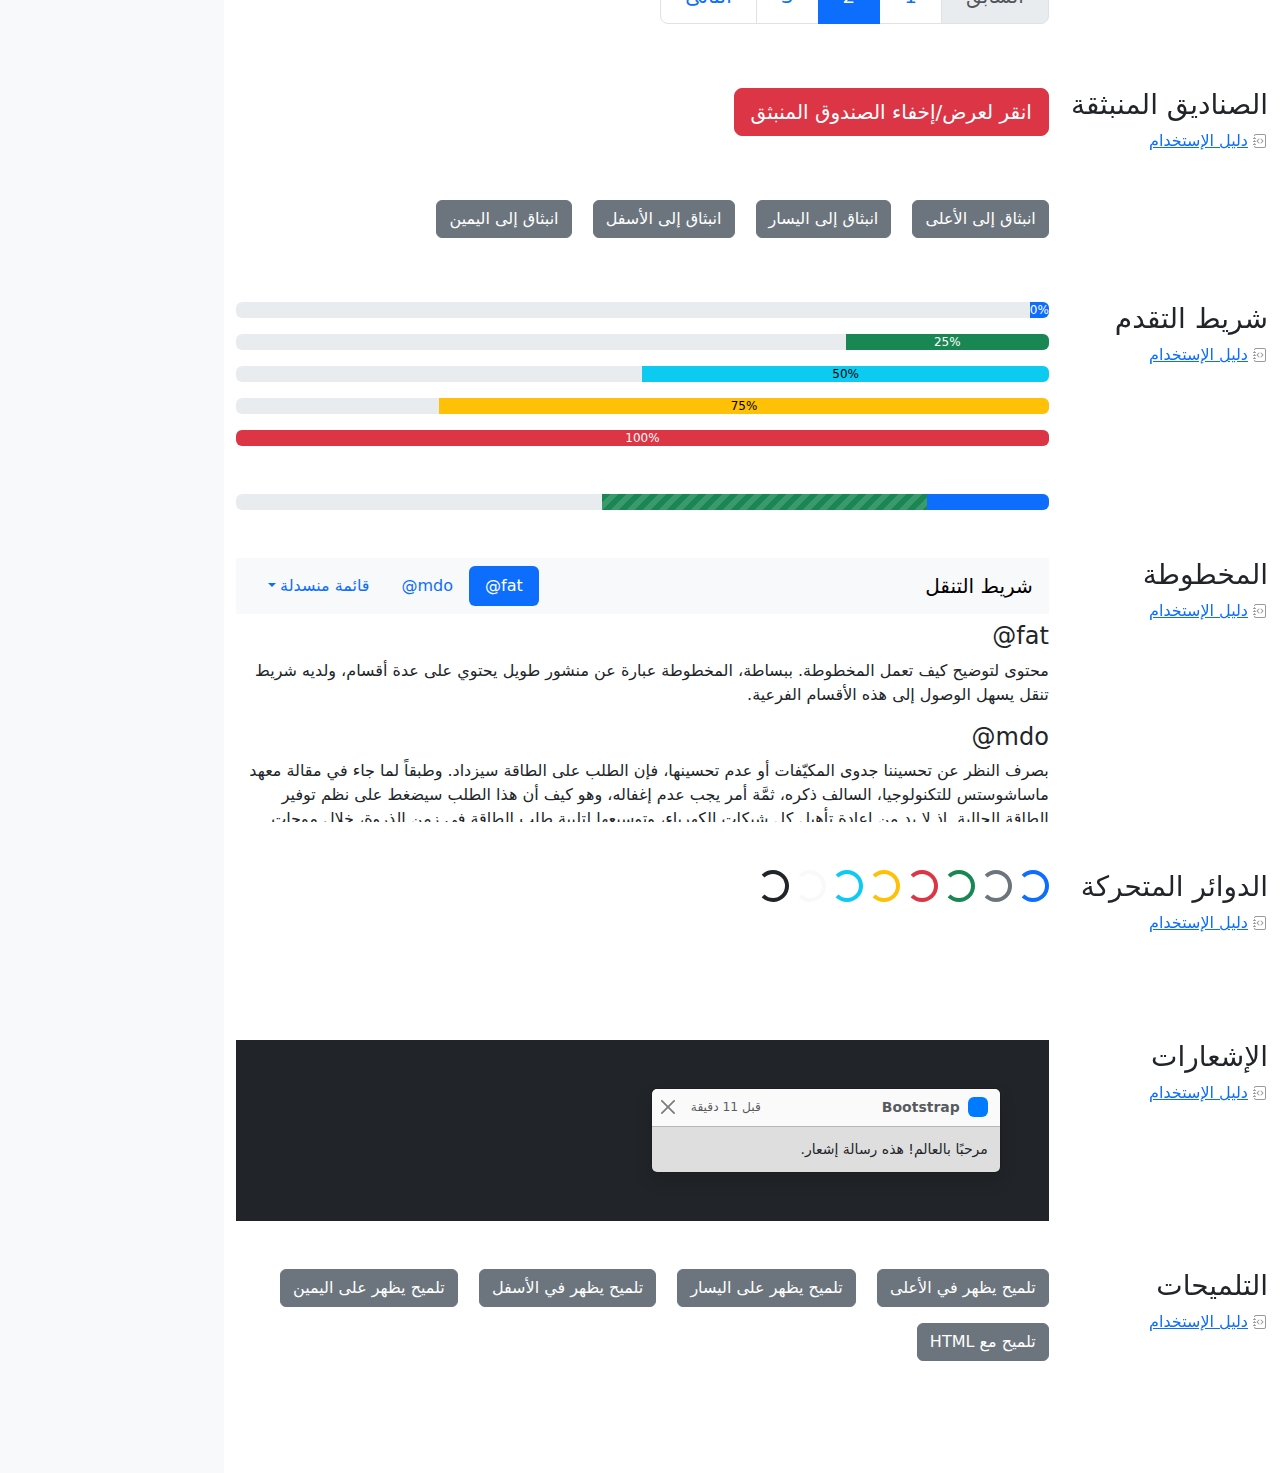
<file: bootstrap-5.3.8-examples/cheatsheet-rtl/index.html>
<!doctype html>
<html lang="ar" dir="rtl" data-bs-theme="auto">
  <head>
    <meta charset="utf-8" />
    <meta name="viewport" content="width=device-width, initial-scale=1" />
    <meta name="description" content="" />
    <meta
      name="author"
      content="Mark Otto, Jacob Thornton, and Bootstrap contributors"
    />
    <meta name="generator" content="Astro v5.13.2" />
    <title>ورقة الغش · Bootstrap v5.3</title>
    <link
      rel="canonical"
      href="https://getbootstrap.com/docs/5.3/examples/cheatsheet-rtl/"
    />
    <script src="../assets/js/color-modes.js"></script>
    <link href="../assets/dist/css/bootstrap.rtl.min.css" rel="stylesheet" />
    <meta name="theme-color" content="#712cf9" />
    <link href="../cheatsheet/cheatsheet.rtl.css" rel="stylesheet" />
    <style>
      .bd-placeholder-img {
        font-size: 1.125rem;
        text-anchor: middle;
        -webkit-user-select: none;
        -moz-user-select: none;
        user-select: none;
      }
      @media (min-width: 768px) {
        .bd-placeholder-img-lg {
          font-size: 3.5rem;
        }
      }
      .b-example-divider {
        width: 100%;
        height: 3rem;
        background-color: #0000001a;
        border: solid rgba(0, 0, 0, 0.15);
        border-width: 1px 0;
        box-shadow:
          inset 0 0.5em 1.5em #0000001a,
          inset 0 0.125em 0.5em #00000026;
      }
      .b-example-vr {
        flex-shrink: 0;
        width: 1.5rem;
        height: 100vh;
      }
      .bi {
        vertical-align: -0.125em;
        fill: currentColor;
      }
      .nav-scroller {
        position: relative;
        z-index: 2;
        height: 2.75rem;
        overflow-y: hidden;
      }
      .nav-scroller .nav {
        display: flex;
        flex-wrap: nowrap;
        padding-bottom: 1rem;
        margin-top: -1px;
        overflow-x: auto;
        text-align: center;
        white-space: nowrap;
        -webkit-overflow-scrolling: touch;
      }
      .btn-bd-primary {
        --bd-violet-bg: #712cf9;
        --bd-violet-rgb: 112.520718, 44.062154, 249.437846;
        --bs-btn-font-weight: 600;
        --bs-btn-color: var(--bs-white);
        --bs-btn-bg: var(--bd-violet-bg);
        --bs-btn-border-color: var(--bd-violet-bg);
        --bs-btn-hover-color: var(--bs-white);
        --bs-btn-hover-bg: #6528e0;
        --bs-btn-hover-border-color: #6528e0;
        --bs-btn-focus-shadow-rgb: var(--bd-violet-rgb);
        --bs-btn-active-color: var(--bs-btn-hover-color);
        --bs-btn-active-bg: #5a23c8;
        --bs-btn-active-border-color: #5a23c8;
      }
      .bd-mode-toggle {
        z-index: 1500;
      }
      .bd-mode-toggle .bi {
        width: 1em;
        height: 1em;
      }
      .bd-mode-toggle .dropdown-menu .active .bi {
        display: block !important;
      }
    </style>
  </head>
  <body class="bg-body-tertiary">
    <svg xmlns="http://www.w3.org/2000/svg" class="d-none">
      <symbol id="check2" viewBox="0 0 16 16">
        <path
          d="M13.854 3.646a.5.5 0 0 1 0 .708l-7 7a.5.5 0 0 1-.708 0l-3.5-3.5a.5.5 0 1 1 .708-.708L6.5 10.293l6.646-6.647a.5.5 0 0 1 .708 0z"
        ></path>
      </symbol>
      <symbol id="circle-half" viewBox="0 0 16 16">
        <path
          d="M8 15A7 7 0 1 0 8 1v14zm0 1A8 8 0 1 1 8 0a8 8 0 0 1 0 16z"
        ></path>
      </symbol>
      <symbol id="moon-stars-fill" viewBox="0 0 16 16">
        <path
          d="M6 .278a.768.768 0 0 1 .08.858 7.208 7.208 0 0 0-.878 3.46c0 4.021 3.278 7.277 7.318 7.277.527 0 1.04-.055 1.533-.16a.787.787 0 0 1 .81.316.733.733 0 0 1-.031.893A8.349 8.349 0 0 1 8.344 16C3.734 16 0 12.286 0 7.71 0 4.266 2.114 1.312 5.124.06A.752.752 0 0 1 6 .278z"
        ></path>
        <path
          d="M10.794 3.148a.217.217 0 0 1 .412 0l.387 1.162c.173.518.579.924 1.097 1.097l1.162.387a.217.217 0 0 1 0 .412l-1.162.387a1.734 1.734 0 0 0-1.097 1.097l-.387 1.162a.217.217 0 0 1-.412 0l-.387-1.162A1.734 1.734 0 0 0 9.31 6.593l-1.162-.387a.217.217 0 0 1 0-.412l1.162-.387a1.734 1.734 0 0 0 1.097-1.097l.387-1.162zM13.863.099a.145.145 0 0 1 .274 0l.258.774c.115.346.386.617.732.732l.774.258a.145.145 0 0 1 0 .274l-.774.258a1.156 1.156 0 0 0-.732.732l-.258.774a.145.145 0 0 1-.274 0l-.258-.774a1.156 1.156 0 0 0-.732-.732l-.774-.258a.145.145 0 0 1 0-.274l.774-.258c.346-.115.617-.386.732-.732L13.863.1z"
        ></path>
      </symbol>
      <symbol id="sun-fill" viewBox="0 0 16 16">
        <path
          d="M8 12a4 4 0 1 0 0-8 4 4 0 0 0 0 8zM8 0a.5.5 0 0 1 .5.5v2a.5.5 0 0 1-1 0v-2A.5.5 0 0 1 8 0zm0 13a.5.5 0 0 1 .5.5v2a.5.5 0 0 1-1 0v-2A.5.5 0 0 1 8 13zm8-5a.5.5 0 0 1-.5.5h-2a.5.5 0 0 1 0-1h2a.5.5 0 0 1 .5.5zM3 8a.5.5 0 0 1-.5.5h-2a.5.5 0 0 1 0-1h2A.5.5 0 0 1 3 8zm10.657-5.657a.5.5 0 0 1 0 .707l-1.414 1.415a.5.5 0 1 1-.707-.708l1.414-1.414a.5.5 0 0 1 .707 0zm-9.193 9.193a.5.5 0 0 1 0 .707L3.05 13.657a.5.5 0 0 1-.707-.707l1.414-1.414a.5.5 0 0 1 .707 0zm9.193 2.121a.5.5 0 0 1-.707 0l-1.414-1.414a.5.5 0 0 1 .707-.707l1.414 1.414a.5.5 0 0 1 0 .707zM4.464 4.465a.5.5 0 0 1-.707 0L2.343 3.05a.5.5 0 1 1 .707-.707l1.414 1.414a.5.5 0 0 1 0 .708z"
        ></path>
      </symbol>
    </svg>
    <div
      class="dropdown position-fixed bottom-0 end-0 mb-3 me-3 bd-mode-toggle"
    >
      <button
        class="btn btn-bd-primary py-2 dropdown-toggle d-flex align-items-center"
        id="bd-theme"
        type="button"
        aria-expanded="false"
        data-bs-toggle="dropdown"
        aria-label="Toggle theme (auto)"
      >
        <svg class="bi my-1 theme-icon-active" aria-hidden="true">
          <use href="#circle-half"></use>
        </svg>
        <span class="visually-hidden" id="bd-theme-text">Toggle theme</span>
      </button>
      <ul
        class="dropdown-menu dropdown-menu-end shadow"
        aria-labelledby="bd-theme-text"
      >
        <li>
          <button
            type="button"
            class="dropdown-item d-flex align-items-center"
            data-bs-theme-value="light"
            aria-pressed="false"
          >
            <svg class="bi me-2 opacity-50" aria-hidden="true">
              <use href="#sun-fill"></use>
            </svg>
            Light
            <svg class="bi ms-auto d-none" aria-hidden="true">
              <use href="#check2"></use>
            </svg>
          </button>
        </li>
        <li>
          <button
            type="button"
            class="dropdown-item d-flex align-items-center"
            data-bs-theme-value="dark"
            aria-pressed="false"
          >
            <svg class="bi me-2 opacity-50" aria-hidden="true">
              <use href="#moon-stars-fill"></use>
            </svg>
            Dark
            <svg class="bi ms-auto d-none" aria-hidden="true">
              <use href="#check2"></use>
            </svg>
          </button>
        </li>
        <li>
          <button
            type="button"
            class="dropdown-item d-flex align-items-center active"
            data-bs-theme-value="auto"
            aria-pressed="true"
          >
            <svg class="bi me-2 opacity-50" aria-hidden="true">
              <use href="#circle-half"></use>
            </svg>
            Auto
            <svg class="bi ms-auto d-none" aria-hidden="true">
              <use href="#check2"></use>
            </svg>
          </button>
        </li>
      </ul>
    </div>
    <header
      class="bd-header bg-dark py-3 d-flex align-items-stretch border-bottom border-dark"
    >
      <div class="container-fluid d-flex align-items-center">
        <h1 class="d-flex align-items-center fs-4 text-white mb-0">
          <img
            src="../assets/brand/bootstrap-logo-white.svg"
            width="38"
            height="30"
            class="me-3"
            alt="Bootstrap"
          />
          ورقة الغش
        </h1>
        <a
          href="../examples/cheatsheet/"
          class="ms-auto link-light"
          hreflang="en"
          >جدول بيانات LTR</a
        >
      </div>
    </header>
    <aside
      class="bd-aside sticky-xl-top text-body-secondary align-self-start mb-3 mb-xl-5 px-2"
    >
      <h2 class="h6 pt-4 pb-3 mb-4 border-bottom">على هذه الصفحة</h2>
      <nav class="small" id="toc">
        <ul class="list-unstyled">
          <li class="my-2">
            <button
              type="button"
              class="btn d-inline-flex align-items-center collapsed border-0"
              data-bs-toggle="collapse"
              aria-expanded="false"
              data-bs-target="#contents-collapse"
              aria-controls="contents-collapse"
            >
              المحتوى
            </button>
            <ul class="list-unstyled ps-3 collapse" id="contents-collapse">
              <li>
                <a
                  class="d-inline-flex align-items-center rounded text-decoration-none"
                  href="#typography"
                  >النصوص</a
                >
              </li>
              <li>
                <a
                  class="d-inline-flex align-items-center rounded text-decoration-none"
                  href="#images"
                  >الصور</a
                >
              </li>
              <li>
                <a
                  class="d-inline-flex align-items-center rounded text-decoration-none"
                  href="#tables"
                  >الجداول</a
                >
              </li>
              <li>
                <a
                  class="d-inline-flex align-items-center rounded text-decoration-none"
                  href="#figures"
                  >النماذج البيانية</a
                >
              </li>
            </ul>
          </li>
          <li class="my-2">
            <button
              type="button"
              class="btn d-inline-flex align-items-center collapsed border-0"
              data-bs-toggle="collapse"
              aria-expanded="false"
              data-bs-target="#forms-collapse"
              aria-controls="forms-collapse"
            >
              النماذج
            </button>
            <ul class="list-unstyled ps-3 collapse" id="forms-collapse">
              <li>
                <a
                  class="d-inline-flex align-items-center rounded text-decoration-none"
                  href="#overview"
                  >نظرة عامة</a
                >
              </li>
              <li>
                <a
                  class="d-inline-flex align-items-center rounded text-decoration-none"
                  href="#disabled-forms"
                  >الحقول المعطلة</a
                >
              </li>
              <li>
                <a
                  class="d-inline-flex align-items-center rounded text-decoration-none"
                  href="#sizing"
                  >الأحجام</a
                >
              </li>
              <li>
                <a
                  class="d-inline-flex align-items-center rounded text-decoration-none"
                  href="#input-group"
                  >مجموعة الإدخال</a
                >
              </li>
              <li>
                <a
                  class="d-inline-flex align-items-center rounded text-decoration-none"
                  href="#floating-labels"
                  >الحقول ذوي العناوين العائمة</a
                >
              </li>
              <li>
                <a
                  class="d-inline-flex align-items-center rounded text-decoration-none"
                  href="#validation"
                  >التحقق</a
                >
              </li>
            </ul>
          </li>
          <li class="my-2">
            <button
              type="button"
              class="btn d-inline-flex align-items-center collapsed border-0"
              data-bs-toggle="collapse"
              aria-expanded="false"
              data-bs-target="#components-collapse"
              aria-controls="components-collapse"
            >
              مكونات
            </button>
            <ul class="list-unstyled ps-3 collapse" id="components-collapse">
              <li>
                <a
                  class="d-inline-flex align-items-center rounded text-decoration-none"
                  href="#accordion"
                  >المطوية</a
                >
              </li>
              <li>
                <a
                  class="d-inline-flex align-items-center rounded text-decoration-none"
                  href="#alerts"
                  >الإنذارات</a
                >
              </li>
              <li>
                <a
                  class="d-inline-flex align-items-center rounded text-decoration-none"
                  href="#badge"
                  >الشارة</a
                >
              </li>
              <li>
                <a
                  class="d-inline-flex align-items-center rounded text-decoration-none"
                  href="#breadcrumb"
                  >مسار التنقل التفصيلي</a
                >
              </li>
              <li>
                <a
                  class="d-inline-flex align-items-center rounded text-decoration-none"
                  href="#buttons"
                  >الأزرار</a
                >
              </li>
              <li>
                <a
                  class="d-inline-flex align-items-center rounded text-decoration-none"
                  href="#button-group"
                  >مجموعة الأزرار</a
                >
              </li>
              <li>
                <a
                  class="d-inline-flex align-items-center rounded text-decoration-none"
                  href="#card"
                  >البطاقة</a
                >
              </li>
              <li>
                <a
                  class="d-inline-flex align-items-center rounded text-decoration-none"
                  href="#carousel"
                  >شرائح العرض</a
                >
              </li>
              <li>
                <a
                  class="d-inline-flex align-items-center rounded text-decoration-none"
                  href="#dropdowns"
                  >القوائم المنسدلة</a
                >
              </li>
              <li>
                <a
                  class="d-inline-flex align-items-center rounded text-decoration-none"
                  href="#list-group"
                  >مجموعة العناصر</a
                >
              </li>
              <li>
                <a
                  class="d-inline-flex align-items-center rounded text-decoration-none"
                  href="#modal"
                  >الصندوق العائم</a
                >
              </li>
              <li>
                <a
                  class="d-inline-flex align-items-center rounded text-decoration-none"
                  href="#navs"
                  >التنقل</a
                >
              </li>
              <li>
                <a
                  class="d-inline-flex align-items-center rounded text-decoration-none"
                  href="#navbar"
                  >شريط التنقل</a
                >
              </li>
              <li>
                <a
                  class="d-inline-flex align-items-center rounded text-decoration-none"
                  href="#pagination"
                  >ترقيم الصفحات</a
                >
              </li>
              <li>
                <a
                  class="d-inline-flex align-items-center rounded text-decoration-none"
                  href="#popovers"
                  >الصناديق المنبثقة</a
                >
              </li>
              <li>
                <a
                  class="d-inline-flex align-items-center rounded text-decoration-none"
                  href="#progress"
                  >شريط التقدم</a
                >
              </li>
              <li>
                <a
                  class="d-inline-flex align-items-center rounded text-decoration-none"
                  href="#scrollspy"
                  >المخطوطة</a
                >
              </li>
              <li>
                <a
                  class="d-inline-flex align-items-center rounded text-decoration-none"
                  href="#spinners"
                  >الدوائر المتحركة</a
                >
              </li>
              <li>
                <a
                  class="d-inline-flex align-items-center rounded text-decoration-none"
                  href="#toasts"
                  >الإشعارات</a
                >
              </li>
              <li>
                <a
                  class="d-inline-flex align-items-center rounded text-decoration-none"
                  href="#tooltips"
                  >التلميحات</a
                >
              </li>
            </ul>
          </li>
        </ul>
      </nav>
    </aside>
    <main class="bd-cheatsheet container-fluid bg-body">
      <section id="content">
        <h2 class="sticky-xl-top fw-bold pt-3 pt-xl-5 pb-2 pb-xl-3">المحتوى</h2>
        <article class="my-3" id="typography">
          <div
            class="bd-heading sticky-xl-top align-self-start mt-5 mb-3 mt-xl-0 mb-xl-2"
          >
            <h3>النصوص</h3>
            <a
              class="d-flex align-items-center"
              hreflang="en"
              href="../content/typography"
              >دليل الإستخدام</a
            >
          </div>
          <div>
            <div class="bd-example-snippet bd-code-snippet">
              <div class="bd-example m-0 border-0">
                <p class="display-1">العرض 1</p>
                <p class="display-2">العرض 2</p>
                <p class="display-3">العرض 3</p>
                <p class="display-4">العرض 4</p>
                <p class="display-5">العرض 5</p>
                <p class="display-6">العرض 6</p>
              </div>
            </div>
            <div class="bd-example-snippet bd-code-snippet">
              <div class="bd-example m-0 border-0">
                <p class="h1">عنوان 1</p>
                <p class="h2">عنوان 2</p>
                <p class="h3">عنوان 3</p>
                <p class="h4">عنوان 4</p>
                <p class="h5">عنوان 5</p>
                <p class="h6">عنوان 6</p>
              </div>
            </div>
            <div class="bd-example-snippet bd-code-snippet">
              <div class="bd-example m-0 border-0">
                <p class="lead">
                  هذه قطعة إملائية متميزة، فهي مصممة لتكون بارزة من بين القطع
                  الإملائية الأخرى.
                </p>
              </div>
            </div>
            <div class="bd-example-snippet bd-code-snippet">
              <div class="bd-example m-0 border-0">
                <p>يمكنك استخدام تصنيف mark <mark>لتحديد</mark> نص.</p>
                <p>
                  <del>من المفترض أن يتم التعامل مع هذا السطر كنص محذوف.</del>
                </p>
                <p>
                  <s
                    >من المفترض أن يتم التعامل مع هذا السطر على أنه لم يعد
                    دقيقًا.</s
                  >
                </p>
                <p>
                  <ins
                    >من المفترض أن يتم التعامل مع هذا السطر كإضافة إلى
                    المستند.</ins
                  >
                </p>
                <p><u>سيتم عرض النص في هذا السطر كما وتحته خط.</u></p>
                <p>
                  <small
                    >من المفترض أن يتم التعامل مع هذا السطر على أنه يحوي تفاصيل
                    صغيرة.</small
                  >
                </p>
                <p><strong>هذا السطر يحوي نص عريض.</strong></p>
                <p><em>هذا السطر يحوي نص مائل.</em></p>
              </div>
            </div>
            <div class="bd-example-snippet bd-code-snippet">
              <div class="bd-example m-0 border-0">
                <hr />
              </div>
            </div>
            <div class="bd-example-snippet bd-code-snippet">
              <div class="bd-example m-0 border-0">
                <blockquote class="blockquote">
                  <p>إقتباس مبهر، موضوع في عنصر blockquote</p>
                  <footer class="blockquote-footer">
                    شخص مشهور في
                    <cite title="عنوان المصدر"> عنوان المصدر </cite>
                  </footer>
                </blockquote>
              </div>
            </div>
            <div class="bd-example-snippet bd-code-snippet">
              <div class="bd-example m-0 border-0">
                <ul class="list-unstyled">
                  <li>هذه قائمة عناصر.</li>
                  <li>بالرغم من أنها مصممة كي لا تظهر كذلك.</li>
                  <li>إلا أنها مجهزة كـ قائمة خلف الكواليس</li>
                  <li>هذا التصميم ينطبق فقد على القائمة الرئيسية</li>
                  <li>
                    القوائم الفرعية
                    <ul>
                      <li>لا تتأثر بهذا التصميم</li>
                      <li>فهي تظهر عليها علامات الترقيم</li>
                      <li>وتحتوي على مساحة فارغة بجوارها</li>
                    </ul>
                  </li>
                  <li>قد يكون هذا التصميم مفيدًا في بعض الأحيان.</li>
                </ul>
              </div>
            </div>
            <div class="bd-example-snippet bd-code-snippet">
              <div class="bd-example m-0 border-0">
                <ul class="list-inline">
                  <li class="list-inline-item">هذا عنصر في قائمة.</li>
                  <li class="list-inline-item">وهذا أيضًا.</li>
                  <li class="list-inline-item">لكنهم يظهرون متجاورين.</li>
                </ul>
              </div>
            </div>
          </div>
        </article>
        <article class="my-3" id="images">
          <div
            class="bd-heading sticky-xl-top align-self-start mt-5 mb-3 mt-xl-0 mb-xl-2"
          >
            <h3>الصور</h3>
            <a
              class="d-flex align-items-center"
              hreflang="en"
              href="../content/images"
              >دليل الإستخدام</a
            >
          </div>
          <div>
            <div class="bd-example-snippet bd-code-snippet">
              <div class="bd-example m-0 border-0">
                <svg
                  aria-label="Placeholder: صورة مستجيبة"
                  class="bd-placeholder-img bd-placeholder-img-lg img-fluid"
                  height="250"
                  preserveAspectRatio="xMidYMid slice"
                  role="img"
                  width="100%"
                  xmlns="http://www.w3.org/2000/svg"
                >
                  <title>Placeholder</title>
                  <rect width="100%" height="100%" fill="#868e96" />
                  <text x="50%" y="50%" fill="#dee2e6" dy=".3em">
                    صورة مستجيبة
                  </text>
                </svg>
              </div>
            </div>
            <div class="bd-example-snippet bd-code-snippet">
              <div class="bd-example m-0 border-0">
                <svg
                  aria-label="صورة عنصر نائب مربع عام مع حدود بيضاء حولها ، مما يجعلها تشبه صورة تم التقاطها بكاميرا فورية قديمة: 200x200"
                  class="bd-placeholder-img img-thumbnail"
                  height="200"
                  preserveAspectRatio="xMidYMid slice"
                  role="img"
                  width="200"
                  xmlns="http://www.w3.org/2000/svg"
                >
                  <title>
                    صورة عنصر نائب مربع عام مع حدود بيضاء حولها ، مما يجعلها
                    تشبه صورة تم التقاطها بكاميرا فورية قديمة
                  </title>
                  <rect width="100%" height="100%" fill="#868e96" />
                  <text x="50%" y="50%" fill="#dee2e6" dy=".3em">200x200</text>
                </svg>
              </div>
            </div>
          </div>
        </article>
        <article class="my-3" id="tables">
          <div
            class="bd-heading sticky-xl-top align-self-start mt-5 mb-3 mt-xl-0 mb-xl-2"
          >
            <h3>الجداول</h3>
            <a
              class="d-flex align-items-center"
              hreflang="en"
              href="../content/tables"
              >دليل الإستخدام</a
            >
          </div>
          <div>
            <div class="bd-example-snippet bd-code-snippet">
              <div class="bd-example m-0 border-0">
                <table class="table table-striped">
                  <thead>
                    <tr>
                      <th scope="col">#</th>
                      <th scope="col">الاسم الاول</th>
                      <th scope="col">الكنية</th>
                      <th scope="col">الاسم المستعار</th>
                    </tr>
                  </thead>
                  <tbody>
                    <tr>
                      <th scope="row">1</th>
                      <td>Mark</td>
                      <td>Otto</td>
                      <td><bdo lang="en" dir="ltr">@mdo</bdo></td>
                    </tr>
                    <tr>
                      <th scope="row">2</th>
                      <td>Jacob</td>
                      <td>Thornton</td>
                      <td><bdo lang="en" dir="ltr">@fat</bdo></td>
                    </tr>
                    <tr>
                      <th scope="row">3</th>
                      <td>John</td>
                      <td>Doe</td>
                      <td><bdo lang="en" dir="ltr">@social</bdo></td>
                    </tr>
                  </tbody>
                </table>
              </div>
            </div>
            <div class="bd-example-snippet bd-code-snippet">
              <div class="bd-example m-0 border-0">
                <table class="table table-dark table-borderless">
                  <thead>
                    <tr>
                      <th scope="col">#</th>
                      <th scope="col">الاسم الاول</th>
                      <th scope="col">الكنية</th>
                      <th scope="col">الاسم المستعار</th>
                    </tr>
                  </thead>
                  <tbody>
                    <tr>
                      <th scope="row">1</th>
                      <td>Mark</td>
                      <td>Otto</td>
                      <td><bdo lang="en" dir="ltr">@mdo</bdo></td>
                    </tr>
                    <tr>
                      <th scope="row">2</th>
                      <td>Jacob</td>
                      <td>Thornton</td>
                      <td><bdo lang="en" dir="ltr">@fat</bdo></td>
                    </tr>
                    <tr>
                      <th scope="row">3</th>
                      <td>John</td>
                      <td>Doe</td>
                      <td><bdo lang="en" dir="ltr">@social</bdo></td>
                    </tr>
                  </tbody>
                </table>
              </div>
            </div>
            <div class="bd-example-snippet bd-code-snippet">
              <div class="bd-example m-0 border-0">
                <table class="table table-hover">
                  <thead>
                    <tr>
                      <th scope="col">Class</th>
                      <th scope="col">عنوان</th>
                      <th scope="col">عنوان</th>
                    </tr>
                  </thead>
                  <tbody>
                    <tr>
                      <th scope="row">Default</th>
                      <td>خلية</td>
                      <td>خلية</td>
                    </tr>
                    <tr class="table-primary">
                      <th scope="row">Primary</th>
                      <td>خلية</td>
                      <td>خلية</td>
                    </tr>
                    <tr class="table-secondary">
                      <th scope="row">Secondary</th>
                      <td>خلية</td>
                      <td>خلية</td>
                    </tr>
                    <tr class="table-success">
                      <th scope="row">Success</th>
                      <td>خلية</td>
                      <td>خلية</td>
                    </tr>
                    <tr class="table-danger">
                      <th scope="row">Danger</th>
                      <td>خلية</td>
                      <td>خلية</td>
                    </tr>
                    <tr class="table-warning">
                      <th scope="row">Warning</th>
                      <td>خلية</td>
                      <td>خلية</td>
                    </tr>
                    <tr class="table-info">
                      <th scope="row">Info</th>
                      <td>خلية</td>
                      <td>خلية</td>
                    </tr>
                    <tr class="table-light">
                      <th scope="row">Light</th>
                      <td>خلية</td>
                      <td>خلية</td>
                    </tr>
                    <tr class="table-dark">
                      <th scope="row">Dark</th>
                      <td>خلية</td>
                      <td>خلية</td>
                    </tr>
                  </tbody>
                </table>
              </div>
            </div>
            <div class="bd-example-snippet bd-code-snippet">
              <div class="bd-example m-0 border-0">
                <table class="table table-sm table-bordered">
                  <thead>
                    <tr>
                      <th scope="col">#</th>
                      <th scope="col">الاسم الاول</th>
                      <th scope="col">الكنية</th>
                      <th scope="col">الاسم المستعار</th>
                    </tr>
                  </thead>
                  <tbody>
                    <tr>
                      <th scope="row">1</th>
                      <td>Mark</td>
                      <td>Otto</td>
                      <td><bdo lang="en" dir="ltr">@mdo</bdo></td>
                    </tr>
                    <tr>
                      <th scope="row">2</th>
                      <td>Jacob</td>
                      <td>Thornton</td>
                      <td><bdo lang="en" dir="ltr">@fat</bdo></td>
                    </tr>
                    <tr>
                      <th scope="row">3</th>
                      <td>John</td>
                      <td>Doe</td>
                      <td><bdo lang="en" dir="ltr">@social</bdo></td>
                    </tr>
                  </tbody>
                </table>
              </div>
            </div>
          </div>
        </article>
        <article class="my-3" id="figures">
          <div
            class="bd-heading sticky-xl-top align-self-start mt-5 mb-3 mt-xl-0 mb-xl-2"
          >
            <h3>النماذج البيانية</h3>
            <a
              class="d-flex align-items-center"
              hreflang="en"
              href="../content/figures"
              >دليل الإستخدام</a
            >
          </div>
          <div>
            <div class="bd-example-snippet bd-code-snippet">
              <div class="bd-example m-0 border-0">
                <figure class="figure">
                  <svg
                    aria-label="Placeholder: 400x300"
                    class="bd-placeholder-img figure-img img-fluid rounded"
                    height="300"
                    preserveAspectRatio="xMidYMid slice"
                    role="img"
                    width="400"
                    xmlns="http://www.w3.org/2000/svg"
                  >
                    <title>Placeholder</title>
                    <rect width="100%" height="100%" fill="#868e96" />
                    <text x="50%" y="50%" fill="#dee2e6" dy=".3em">
                      400x300
                    </text>
                  </svg>
                  <figcaption class="figure-caption">
                    شرح للصورة أعلاه.
                  </figcaption>
                </figure>
              </div>
            </div>
          </div>
        </article>
      </section>
      <section id="forms">
        <h2 class="sticky-xl-top fw-bold pt-3 pt-xl-5 pb-2 pb-xl-3">النماذج</h2>
        <article class="my-3" id="overview">
          <div
            class="bd-heading sticky-xl-top align-self-start mt-5 mb-3 mt-xl-0 mb-xl-2"
          >
            <h3>نظرة عامة</h3>
            <a
              class="d-flex align-items-center"
              hreflang="en"
              href="../forms/overview/"
              >دليل الإستخدام</a
            >
          </div>
          <div>
            <div class="bd-example-snippet bd-code-snippet">
              <div class="bd-example m-0 border-0">
                <form>
                  <div class="mb-3">
                    <label for="exampleInputEmail1" class="form-label"
                      >البريد الإلكتروني</label
                    >
                    <input
                      type="email"
                      class="form-control"
                      id="exampleInputEmail1"
                      aria-describedby="emailHelp"
                    />
                    <div id="emailHelp" class="form-text">
                      لن نقوم بمشاركة بريدك الإلكتروني مع أي شخص آخر.
                    </div>
                  </div>
                  <div class="mb-3">
                    <label for="exampleInputPassword1" class="form-label"
                      >كلمة السر</label
                    >
                    <input
                      type="password"
                      class="form-control"
                      id="exampleInputPassword1"
                    />
                  </div>
                  <div class="mb-3">
                    <label for="exampleSelect" class="form-label"
                      >قائمة اختيار</label
                    >
                    <select class="form-select" id="exampleSelect">
                      <option selected>افتح قائمة الاختيار هذه</option>
                      <option value="1">واحد</option>
                      <option value="2">اثنان</option>
                      <option value="3">ثلاثة</option>
                    </select>
                  </div>
                  <div class="mb-3 form-check">
                    <input
                      type="checkbox"
                      class="form-check-input"
                      id="exampleCheck1"
                    />
                    <label class="form-check-label" for="exampleCheck1"
                      >اخترني</label
                    >
                  </div>
                  <fieldset class="mb-3">
                    <legend>أزرار الاختيار الأحادي</legend>
                    <div class="form-check">
                      <input
                        type="radio"
                        name="radios"
                        class="form-check-input"
                        id="exampleRadio1"
                        checked
                      />
                      <label class="form-check-label" for="exampleRadio1"
                        >الخيار الافتراضي</label
                      >
                    </div>
                    <div class="mb-3 form-check">
                      <input
                        type="radio"
                        name="radios"
                        class="form-check-input"
                        id="exampleRadio2"
                      />
                      <label class="form-check-label" for="exampleRadio2"
                        >خيار آخر</label
                      >
                    </div>
                  </fieldset>
                  <div class="mb-3">
                    <label class="form-label" for="customFile">رفع</label>
                    <input type="file" class="form-control" id="customFile" />
                  </div>
                  <div class="mb-3 form-check form-switch">
                    <input
                      class="form-check-input"
                      type="checkbox"
                      role="switch"
                      id="switchCheckChecked"
                      checked
                    />
                    <label class="form-check-label" for="switchCheckChecked"
                      >زر على شكل مفتاح اختيار.</label
                    >
                  </div>
                  <div class="mb-3">
                    <label for="customRange3" class="form-label"
                      >مثال على حقل اختيار نطاقي</label
                    >
                    <input
                      type="range"
                      class="form-range"
                      min="0"
                      max="5"
                      step="0.5"
                      id="customRange3"
                    />
                  </div>
                  <button type="submit" class="btn btn-primary">إرسال</button>
                </form>
              </div>
            </div>
          </div>
        </article>
        <article class="my-3" id="disabled-forms">
          <div
            class="bd-heading sticky-xl-top align-self-start mt-5 mb-3 mt-xl-0 mb-xl-2"
          >
            <h3>الحقول المعطلة</h3>
            <a
              class="d-flex align-items-center"
              hreflang="en"
              href="../forms/overview/#disabled-forms"
              >دليل الإستخدام</a
            >
          </div>
          <div>
            <div class="bd-example-snippet bd-code-snippet">
              <div class="bd-example m-0 border-0">
                <form>
                  <fieldset
                    disabled
                    aria-label="مثال على مجموعة الحقول المعطلة"
                  >
                    <div class="mb-3">
                      <label for="disabledTextInput" class="form-label"
                        >حقل إدخال معطل</label
                      >
                      <input
                        type="text"
                        id="disabledTextInput"
                        class="form-control"
                        placeholder="حقل إدخال معطل"
                      />
                    </div>
                    <div class="mb-3">
                      <label for="disabledSelect" class="form-label"
                        >قائمة اختيار معطلة</label
                      >
                      <select id="disabledSelect" class="form-select">
                        <option>خيار معطل</option>
                      </select>
                    </div>
                    <div class="mb-3">
                      <div class="form-check">
                        <input
                          class="form-check-input"
                          type="checkbox"
                          id="disabledFieldsetCheck"
                          disabled
                        />
                        <label
                          class="form-check-label"
                          for="disabledFieldsetCheck"
                        >
                          زر اختيار معطل
                        </label>
                      </div>
                    </div>
                    <fieldset class="mb-3">
                      <legend>أزرار اختيار أحادي معطلين</legend>
                      <div class="form-check">
                        <input
                          type="radio"
                          name="radios"
                          class="form-check-input"
                          id="disabledRadio1"
                          disabled
                        />
                        <label class="form-check-label" for="disabledRadio1"
                          >خيار معطل</label
                        >
                      </div>
                      <div class="mb-3 form-check">
                        <input
                          type="radio"
                          name="radios"
                          class="form-check-input"
                          id="disabledRadio2"
                          disabled
                        />
                        <label class="form-check-label" for="disabledRadio2"
                          >خيار آخر معطل</label
                        >
                      </div>
                    </fieldset>
                    <div class="mb-3">
                      <label class="form-label" for="disabledCustomFile"
                        >رفع معطل</label
                      >
                      <input
                        type="file"
                        class="form-control"
                        id="disabledCustomFile"
                        disabled
                      />
                    </div>
                    <div class="mb-3 form-check form-switch">
                      <input
                        class="form-check-input"
                        type="checkbox"
                        role="switch"
                        id="disabledSwitchCheckChecked"
                        checked
                        disabled
                      />
                      <label
                        class="form-check-label"
                        for="disabledSwitchCheckChecked"
                        >زر معطل على شكل مفتاح اختيار.</label
                      >
                    </div>
                    <div class="mb-3">
                      <label for="disabledRange" class="form-label"
                        >حقل اختيار نطاقي معطل</label
                      >
                      <input
                        type="range"
                        class="form-range"
                        min="0"
                        max="5"
                        step="0.5"
                        id="disabledRange"
                      />
                    </div>
                    <button type="submit" class="btn btn-primary">إرسال</button>
                  </fieldset>
                </form>
              </div>
            </div>
          </div>
        </article>
        <article class="my-3" id="sizing">
          <div
            class="bd-heading sticky-xl-top align-self-start mt-5 mb-3 mt-xl-0 mb-xl-2"
          >
            <h3>الأحجام</h3>
            <a
              class="d-flex align-items-center"
              hreflang="en"
              href="../forms/form-control#sizing"
              >دليل الإستخدام</a
            >
          </div>
          <div>
            <div class="bd-example-snippet bd-code-snippet">
              <div class="bd-example m-0 border-0">
                <div class="mb-3">
                  <input
                    class="form-control form-control-lg"
                    type="text"
                    placeholder="حقل إدخال كبير"
                    aria-label=".form-control-lg مثال"
                  />
                </div>
                <div class="mb-3">
                  <select
                    class="form-select form-select-lg"
                    aria-label=".form-select-lg مثال"
                  >
                    <option selected>افتح قائمة الاختيار هذه</option>
                    <option value="1">واحد</option>
                    <option value="2">اثنان</option>
                    <option value="3">ثلاثة</option>
                  </select>
                </div>
                <div class="mb-3">
                  <input
                    type="file"
                    class="form-control form-control-lg"
                    aria-label="مثال على إدخال ملف كبير"
                  />
                </div>
              </div>
            </div>
            <div class="bd-example-snippet bd-code-snippet">
              <div class="bd-example m-0 border-0">
                <div class="mb-3">
                  <input
                    class="form-control form-control-sm"
                    type="text"
                    placeholder="حقل إدخال صغير"
                    aria-label=".form-control-sm مثال"
                  />
                </div>
                <div class="mb-3">
                  <select
                    class="form-select form-select-sm"
                    aria-label=".form-select-sm مثال"
                  >
                    <option selected>افتح قائمة الاختيار هذه</option>
                    <option value="1">واحد</option>
                    <option value="2">اثنان</option>
                    <option value="3">ثلاثة</option>
                  </select>
                </div>
                <div class="mb-3">
                  <input
                    type="file"
                    class="form-control form-control-sm"
                    aria-label="مثال على إدخال ملف صغير"
                  />
                </div>
              </div>
            </div>
          </div>
        </article>
        <article class="my-3" id="input-group">
          <div
            class="bd-heading sticky-xl-top align-self-start mt-5 mb-3 mt-xl-0 mb-xl-2"
          >
            <h3>مجموعة الإدخال</h3>
            <a
              class="d-flex align-items-center"
              hreflang="en"
              href="../forms/input-group"
              >دليل الإستخدام</a
            >
          </div>
          <div>
            <div class="bd-example-snippet bd-code-snippet">
              <div class="bd-example m-0 border-0">
                <div class="input-group mb-3">
                  <span class="input-group-text" id="basic-addon1"
                    >أنا اسمي</span
                  >
                  <input
                    type="text"
                    class="form-control"
                    placeholder="فلان الفلاني"
                    aria-label="الاسم"
                    aria-describedby="basic-addon1"
                  />
                </div>
                <div class="input-group mb-3">
                  <input
                    type="text"
                    class="form-control"
                    placeholder="أنا أحب الكعك والقهوة"
                    aria-label="الطعام المفضل"
                    aria-describedby="basic-addon2"
                  />
                  <span class="input-group-text" id="basic-addon2">وغيرها</span>
                </div>
                <label for="basic-url" class="form-label"
                  >عنوان حسابك الشخصي</label
                >
                <div class="input-group mb-3">
                  <input
                    type="text"
                    class="form-control"
                    id="basic-url"
                    aria-describedby="basic-addon3"
                  />
                  <span class="input-group-text" id="basic-addon3"
                    ><bdo lang="en" dir="ltr"
                      >https://example.com/users/</bdo
                    ></span
                  >
                </div>
                <div class="input-group mb-3">
                  <span class="input-group-text"
                    ><bdo lang="en" dir="ltr">.00</bdo></span
                  >
                  <input
                    type="text"
                    class="form-control"
                    aria-label="المبلغ (لأقرب دولار)"
                  />
                  <span class="input-group-text">$</span>
                </div>
                <div class="input-group">
                  <span class="input-group-text">مع textarea</span>
                  <textarea
                    class="form-control"
                    aria-label="مع textarea"
                  ></textarea>
                </div>
              </div>
            </div>
          </div>
        </article>
        <article class="my-3" id="floating-labels">
          <div
            class="bd-heading sticky-xl-top align-self-start mt-5 mb-3 mt-xl-0 mb-xl-2"
          >
            <h3>الحقول ذوي العناوين العائمة</h3>
            <a class="d-flex align-items-center" href="../forms/floating-labels"
              >دليل الإستخدام</a
            >
          </div>
          <div>
            <div class="bd-example-snippet bd-code-snippet">
              <div class="bd-example m-0 border-0">
                <form>
                  <div class="form-floating mb-3">
                    <input
                      type="email"
                      class="form-control"
                      id="floatingInput"
                      placeholder="name@example.com"
                    />
                    <label for="floatingInput">البريد الالكتروني</label>
                  </div>
                  <div class="form-floating">
                    <input
                      type="password"
                      class="form-control"
                      id="floatingPassword"
                      placeholder="كلمة السر"
                    />
                    <label for="floatingPassword">كلمة السر</label>
                  </div>
                </form>
              </div>
            </div>
          </div>
        </article>
        <article class="my-3" id="validation">
          <div
            class="bd-heading sticky-xl-top align-self-start mt-5 mb-3 mt-xl-0 mb-xl-2"
          >
            <h3>التحقق</h3>
            <a
              class="d-flex align-items-center"
              hreflang="en"
              href="../forms/validation"
              >دليل الإستخدام</a
            >
          </div>
          <div>
            <div class="bd-example-snippet bd-code-snippet">
              <div class="bd-example m-0 border-0">
                <form class="row g-3">
                  <div class="col-md-4">
                    <label for="validationServer01" class="form-label"
                      >الاسم الاول</label
                    >
                    <input
                      type="text"
                      class="form-control is-valid"
                      id="validationServer01"
                      value="Mark"
                      required
                    />
                    <div class="valid-feedback">يبدو صحيحًا!</div>
                  </div>
                  <div class="col-md-4">
                    <label for="validationServer02" class="form-label"
                      >الكنية</label
                    >
                    <input
                      type="text"
                      class="form-control is-valid"
                      id="validationServer02"
                      value="Otto"
                      required
                    />
                    <div class="valid-feedback">يبدو صحيحًا!</div>
                  </div>
                  <div class="col-md-4">
                    <label for="validationServerUsername" class="form-label"
                      >اسم المستخدم</label
                    >
                    <div class="input-group has-validation">
                      <input
                        type="text"
                        class="form-control is-invalid"
                        id="validationServerUsername"
                        aria-describedby="inputGroupPrepend3"
                        required
                      />
                      <span class="input-group-text" id="inputGroupPrepend3"
                        >@</span
                      >
                      <div class="invalid-feedback">
                        يرجى اختيار اسم مستخدم.
                      </div>
                    </div>
                  </div>
                  <div class="col-md-6">
                    <label for="validationServer03" class="form-label"
                      >مدينة</label
                    >
                    <input
                      type="text"
                      class="form-control is-invalid"
                      id="validationServer03"
                      required
                    />
                    <div class="invalid-feedback">يرجى إدخال مدينة صحيحة.</div>
                  </div>
                  <div class="col-md-3">
                    <label for="validationServer04" class="form-label"
                      >حالة</label
                    >
                    <select
                      class="form-select is-invalid"
                      id="validationServer04"
                      required
                    >
                      <option selected disabled value="">اختر...</option>
                      <option>...</option>
                    </select>
                    <div class="invalid-feedback">يرجى اختيار ولاية صحيحة.</div>
                  </div>
                  <div class="col-md-3">
                    <label for="validationServer05" class="form-label"
                      >الرمز البريدي</label
                    >
                    <input
                      type="text"
                      class="form-control is-invalid"
                      id="validationServer05"
                      required
                    />
                    <div class="invalid-feedback">
                      يرجى إدخال رمز بريدي صحيح.
                    </div>
                  </div>
                  <div class="col-12">
                    <div class="form-check">
                      <input
                        class="form-check-input is-invalid"
                        type="checkbox"
                        value=""
                        id="invalidCheck3"
                        required
                      />
                      <label class="form-check-label" for="invalidCheck3">
                        أوافق على الشروط والأحكام
                      </label>
                      <div class="invalid-feedback">
                        تجب الموافقة قبل إرسال النموذج.
                      </div>
                    </div>
                  </div>
                  <div class="col-12">
                    <button class="btn btn-primary" type="submit">
                      إرسال النموذج
                    </button>
                  </div>
                </form>
              </div>
            </div>
          </div>
        </article>
      </section>
      <section id="components">
        <h2 class="sticky-xl-top fw-bold pt-3 pt-xl-5 pb-2 pb-xl-3">العناصر</h2>
        <article class="my-3" id="accordion">
          <div
            class="bd-heading sticky-xl-top align-self-start mt-5 mb-3 mt-xl-0 mb-xl-2"
          >
            <h3>المطوية</h3>
            <a
              class="d-flex align-items-center"
              hreflang="en"
              href="../components/accordion"
              >دليل الإستخدام</a
            >
          </div>
          <div>
            <div class="bd-example-snippet bd-code-snippet">
              <div class="bd-example m-0 border-0">
                <div class="accordion" id="accordionExample">
                  <div class="accordion-item">
                    <h4 class="accordion-header">
                      <button
                        class="accordion-button"
                        type="button"
                        data-bs-toggle="collapse"
                        data-bs-target="#collapseOne"
                        aria-expanded="true"
                        aria-controls="collapseOne"
                      >
                        عنصر المطوية الأول
                      </button>
                    </h4>
                    <div
                      id="collapseOne"
                      class="accordion-collapse collapse show"
                      data-bs-parent="#accordionExample"
                    >
                      <div class="accordion-body">
                        <strong>هذا هو محتوى عنصر المطوية الأول.</strong> سيكون
                        المحتوى مخفيًا بشكل إفتراضي حتى يقوم Bootstrap بإضافة
                        الكلاسات اللازمة لكل عنصر في المطوية. هذه الكلاسات تتحكم
                        بالمظهر العام ووتتحكم أيضا بإظهار وإخفاء أقسام المطوية
                        عبر حركات CSS الإنتقالية. يمكنك تعديل أي من هذه عبر
                        كلاسات CSS خاصة بك، او عبر تغيير القيم الإفتراضية
                        المقدمة من Bootstrap. من الجدير بالذكر أنه يمكن وضع أي
                        كود HTML هنا، ولكن الحركة الإنتقالية قد تحد من
                        الoverflow.
                      </div>
                    </div>
                  </div>
                  <div class="accordion-item">
                    <h4 class="accordion-header">
                      <button
                        class="accordion-button collapsed"
                        type="button"
                        data-bs-toggle="collapse"
                        data-bs-target="#collapseTwo"
                        aria-expanded="false"
                        aria-controls="collapseTwo"
                      >
                        عنصر المطوية الثاني
                      </button>
                    </h4>
                    <div
                      id="collapseTwo"
                      class="accordion-collapse collapse"
                      data-bs-parent="#accordionExample"
                    >
                      <div class="accordion-body">
                        <strong>هذا هو محتوى عنصر المطوية الثاني.</strong> سيكون
                        المحتوى مخفيًا بشكل إفتراضي حتى يقوم Bootstrap بإضافة
                        الكلاسات اللازمة لكل عنصر في المطوية. هذه الكلاسات تتحكم
                        بالمظهر العام ووتتحكم أيضا بإظهار وإخفاء أقسام المطوية
                        عبر حركات CSS الإنتقالية. يمكنك تعديل أي من هذه عبر
                        كلاسات CSS خاصة بك، او عبر تغيير القيم الإفتراضية
                        المقدمة من Bootstrap. من الجدير بالذكر أنه يمكن وضع أي
                        كود HTML هنا، ولكن الحركة الإنتقالية قد تحد من
                        الoverflow.
                      </div>
                    </div>
                  </div>
                  <div class="accordion-item">
                    <h4 class="accordion-header">
                      <button
                        class="accordion-button collapsed"
                        type="button"
                        data-bs-toggle="collapse"
                        data-bs-target="#collapseThree"
                        aria-expanded="false"
                        aria-controls="collapseThree"
                      >
                        عنصر المطوية الثالث
                      </button>
                    </h4>
                    <div
                      id="collapseThree"
                      class="accordion-collapse collapse"
                      data-bs-parent="#accordionExample"
                    >
                      <div class="accordion-body">
                        <strong>هذا هو محتوى عنصر المطوية الثالث.</strong> سيكون
                        المحتوى مخفيًا بشكل إفتراضي حتى يقوم Bootstrap بإضافة
                        الكلاسات اللازمة لكل عنصر في المطوية. هذه الكلاسات تتحكم
                        بالمظهر العام ووتتحكم أيضا بإظهار وإخفاء أقسام المطوية
                        عبر حركات CSS الإنتقالية. يمكنك تعديل أي من هذه عبر
                        كلاسات CSS خاصة بك، او عبر تغيير القيم الإفتراضية
                        المقدمة من Bootstrap. من الجدير بالذكر أنه يمكن وضع أي
                        كود HTML هنا، ولكن الحركة الإنتقالية قد تحد من
                        الoverflow.
                      </div>
                    </div>
                  </div>
                </div>
              </div>
            </div>
          </div>
        </article>
        <article class="my-3" id="alerts">
          <div
            class="bd-heading sticky-xl-top align-self-start mt-5 mb-3 mt-xl-0 mb-xl-2"
          >
            <h3>الإنذارات</h3>
            <a
              class="d-flex align-items-center"
              hreflang="en"
              href="../components/alerts"
              >دليل الإستخدام</a
            >
          </div>
          <div>
            <div class="bd-example-snippet bd-code-snippet">
              <div class="bd-example m-0 border-0">
                <div
                  class="alert alert-primary alert-dismissible fade show"
                  role="alert"
                >
                  تنبيه primary بسيط مع
                  <a href="#" class="alert-link">رابط مثال</a>. أعطها نقرة إذا
                  أردت.
                  <button
                    type="button"
                    class="btn-close"
                    data-bs-dismiss="alert"
                    aria-label="قريب"
                  ></button>
                </div>

                <div
                  class="alert alert-secondary alert-dismissible fade show"
                  role="alert"
                >
                  تنبيه secondary بسيط مع
                  <a href="#" class="alert-link">رابط مثال</a>. أعطها نقرة إذا
                  أردت.
                  <button
                    type="button"
                    class="btn-close"
                    data-bs-dismiss="alert"
                    aria-label="قريب"
                  ></button>
                </div>

                <div
                  class="alert alert-success alert-dismissible fade show"
                  role="alert"
                >
                  تنبيه success بسيط مع
                  <a href="#" class="alert-link">رابط مثال</a>. أعطها نقرة إذا
                  أردت.
                  <button
                    type="button"
                    class="btn-close"
                    data-bs-dismiss="alert"
                    aria-label="قريب"
                  ></button>
                </div>

                <div
                  class="alert alert-danger alert-dismissible fade show"
                  role="alert"
                >
                  تنبيه danger بسيط مع
                  <a href="#" class="alert-link">رابط مثال</a>. أعطها نقرة إذا
                  أردت.
                  <button
                    type="button"
                    class="btn-close"
                    data-bs-dismiss="alert"
                    aria-label="قريب"
                  ></button>
                </div>

                <div
                  class="alert alert-warning alert-dismissible fade show"
                  role="alert"
                >
                  تنبيه warning بسيط مع
                  <a href="#" class="alert-link">رابط مثال</a>. أعطها نقرة إذا
                  أردت.
                  <button
                    type="button"
                    class="btn-close"
                    data-bs-dismiss="alert"
                    aria-label="قريب"
                  ></button>
                </div>

                <div
                  class="alert alert-info alert-dismissible fade show"
                  role="alert"
                >
                  تنبيه info بسيط مع
                  <a href="#" class="alert-link">رابط مثال</a>. أعطها نقرة إذا
                  أردت.
                  <button
                    type="button"
                    class="btn-close"
                    data-bs-dismiss="alert"
                    aria-label="قريب"
                  ></button>
                </div>

                <div
                  class="alert alert-light alert-dismissible fade show"
                  role="alert"
                >
                  تنبيه light بسيط مع
                  <a href="#" class="alert-link">رابط مثال</a>. أعطها نقرة إذا
                  أردت.
                  <button
                    type="button"
                    class="btn-close"
                    data-bs-dismiss="alert"
                    aria-label="قريب"
                  ></button>
                </div>

                <div
                  class="alert alert-dark alert-dismissible fade show"
                  role="alert"
                >
                  تنبيه dark بسيط مع
                  <a href="#" class="alert-link">رابط مثال</a>. أعطها نقرة إذا
                  أردت.
                  <button
                    type="button"
                    class="btn-close"
                    data-bs-dismiss="alert"
                    aria-label="قريب"
                  ></button>
                </div>
              </div>
            </div>
            <div class="bd-example-snippet bd-code-snippet">
              <div class="bd-example m-0 border-0">
                <div class="alert alert-success" role="alert">
                  <h4 class="alert-heading">أحسنت!</h4>
                  <p>
                    لقد نجحت في قراءة رسالة التنبيه المهمة هذه. سيتم تشغيل نص
                    المثال هذا لفترة أطول قليلاً حتى تتمكن من رؤية كيفية عمل
                    التباعد داخل التنبيه مع هذا النوع من المحتوى.
                  </p>
                  <hr />
                  <p class="mb-0">
                    كلما احتجت إلى ذلك ، تأكد من استخدام أدوات الهامش للحفاظ على
                    الأشياء لطيفة ومرتبة.
                  </p>
                </div>
              </div>
            </div>
          </div>
        </article>
        <article class="my-3" id="badge">
          <div
            class="bd-heading sticky-xl-top align-self-start mt-5 mb-3 mt-xl-0 mb-xl-2"
          >
            <h3>الشارة</h3>
            <a
              class="d-flex align-items-center"
              hreflang="en"
              href="../components/badge"
              >دليل الإستخدام</a
            >
          </div>
          <div>
            <div class="bd-example-snippet bd-code-snippet">
              <div class="bd-example m-0 border-0">
                <p class="h1">
                  مثال على عنوان <span class="badge bg-primary">جديد</span>
                </p>
                <p class="h2">
                  مثال على عنوان <span class="badge bg-secondary">جديد</span>
                </p>
                <p class="h3">
                  مثال على عنوان <span class="badge bg-success">جديد</span>
                </p>
                <p class="h4">
                  مثال على عنوان <span class="badge bg-danger">جديد</span>
                </p>
                <p class="h5">
                  مثال على عنوان <span class="badge text-bg-warning">جديد</span>
                </p>
                <p class="h6">
                  مثال على عنوان <span class="badge text-bg-info">جديد</span>
                </p>
                <p class="h6">
                  مثال على عنوان <span class="badge text-bg-light">جديد</span>
                </p>
                <p class="h6">
                  مثال على عنوان <span class="badge bg-dark">جديد</span>
                </p>
              </div>
            </div>
            <div class="bd-example-snippet bd-code-snippet">
              <div class="bd-example m-0 border-0">
                <span class="badge rounded-pill bg-primary">Primary</span>

                <span class="badge rounded-pill bg-secondary">Secondary</span>

                <span class="badge rounded-pill bg-success">Success</span>

                <span class="badge rounded-pill bg-danger">Danger</span>

                <span class="badge rounded-pill text-bg-warning">Warning</span>

                <span class="badge rounded-pill text-bg-info">Info</span>

                <span class="badge rounded-pill text-bg-light">Light</span>

                <span class="badge rounded-pill bg-dark">Dark</span>
              </div>
            </div>
          </div>
        </article>
        <article class="my-3" id="breadcrumb">
          <div
            class="bd-heading sticky-xl-top align-self-start mt-5 mb-3 mt-xl-0 mb-xl-2"
          >
            <h3>مسار التنقل التفصيلي (فتات الخبز)</h3>
            <a
              class="d-flex align-items-center"
              hreflang="en"
              href="../components/breadcrumb"
              >دليل الإستخدام</a
            >
          </div>
          <div>
            <div class="bd-example-snippet bd-code-snippet">
              <div class="bd-example m-0 border-0">
                <nav aria-label="فتات الخبز">
                  <ol class="breadcrumb">
                    <li class="breadcrumb-item">
                      <a href="#">الصفحة الرئيسية</a>
                    </li>
                    <li class="breadcrumb-item"><a href="#">المكتبة</a></li>
                    <li class="breadcrumb-item active" aria-current="page">
                      البيانات
                    </li>
                  </ol>
                </nav>
              </div>
            </div>
          </div>
        </article>
        <article class="my-3" id="buttons">
          <div
            class="bd-heading sticky-xl-top align-self-start mt-5 mb-3 mt-xl-0 mb-xl-2"
          >
            <h3>الأزرار</h3>
            <a
              class="d-flex align-items-center"
              hreflang="en"
              href="../components/buttons"
              >دليل الإستخدام</a
            >
          </div>
          <div>
            <div class="bd-example-snippet bd-code-snippet">
              <div class="bd-example m-0 border-0">
                <button type="button" class="btn btn-primary">Primary</button>

                <button type="button" class="btn btn-secondary">
                  Secondary
                </button>

                <button type="button" class="btn btn-success">Success</button>

                <button type="button" class="btn btn-danger">Danger</button>

                <button type="button" class="btn btn-warning">Warning</button>

                <button type="button" class="btn btn-info">Info</button>

                <button type="button" class="btn btn-light">Light</button>

                <button type="button" class="btn btn-dark">Dark</button>

                <button type="button" class="btn btn-link">رابط</button>
              </div>
            </div>
            <div class="bd-example-snippet bd-code-snippet">
              <div class="bd-example m-0 border-0">
                <button type="button" class="btn btn-outline-primary">
                  Primary
                </button>

                <button type="button" class="btn btn-outline-secondary">
                  Secondary
                </button>

                <button type="button" class="btn btn-outline-success">
                  Success
                </button>

                <button type="button" class="btn btn-outline-danger">
                  Danger
                </button>

                <button type="button" class="btn btn-outline-warning">
                  Warning
                </button>

                <button type="button" class="btn btn-outline-info">Info</button>

                <button type="button" class="btn btn-outline-light">
                  Light
                </button>

                <button type="button" class="btn btn-outline-dark">Dark</button>
              </div>
            </div>
            <div class="bd-example-snippet bd-code-snippet">
              <div class="bd-example m-0 border-0">
                <button type="button" class="btn btn-primary btn-sm">
                  زر صغير
                </button>
                <button type="button" class="btn btn-primary">زر قياسي</button>
                <button type="button" class="btn btn-primary btn-lg">
                  زر كبير
                </button>
              </div>
            </div>
          </div>
        </article>
        <article class="my-3" id="button-group">
          <div
            class="bd-heading sticky-xl-top align-self-start mt-5 mb-3 mt-xl-0 mb-xl-2"
          >
            <h3>مجموعة الأزرار</h3>
            <a
              class="d-flex align-items-center"
              hreflang="en"
              href="../components/button-group"
              >دليل الإستخدام</a
            >
          </div>
          <div>
            <div class="bd-example-snippet bd-code-snippet">
              <div class="bd-example m-0 border-0">
                <div
                  class="btn-toolbar"
                  role="toolbar"
                  aria-label="شريط أدوات مع مجموعات أزرار"
                >
                  <div
                    class="btn-group me-2"
                    role="group"
                    aria-label="المجموعة الأولى"
                  >
                    <button type="button" class="btn btn-secondary">1</button>
                    <button type="button" class="btn btn-secondary">2</button>
                    <button type="button" class="btn btn-secondary">3</button>
                    <button type="button" class="btn btn-secondary">4</button>
                  </div>
                  <div
                    class="btn-group me-2"
                    role="group"
                    aria-label="المجموعة الثانية"
                  >
                    <button type="button" class="btn btn-secondary">5</button>
                    <button type="button" class="btn btn-secondary">6</button>
                    <button type="button" class="btn btn-secondary">7</button>
                  </div>
                  <div
                    class="btn-group"
                    role="group"
                    aria-label="المجموعة الثالثة"
                  >
                    <button type="button" class="btn btn-secondary">8</button>
                  </div>
                </div>
              </div>
            </div>
          </div>
        </article>
        <article class="my-3" id="card">
          <div
            class="bd-heading sticky-xl-top align-self-start mt-5 mb-3 mt-xl-0 mb-xl-2"
          >
            <h3>البطاقة</h3>
            <a
              class="d-flex align-items-center"
              hreflang="en"
              href="../components/card"
              >دليل الإستخدام</a
            >
          </div>
          <div>
            <div class="bd-example-snippet bd-code-snippet">
              <div class="bd-example m-0 border-0">
                <div class="row row-cols-1 row-cols-md-2 g-4">
                  <div class="col">
                    <div class="card">
                      <svg
                        aria-label="Placeholder: غطاء الصورة"
                        class="bd-placeholder-img card-img-top"
                        height="180"
                        preserveAspectRatio="xMidYMid slice"
                        role="img"
                        width="100%"
                        xmlns="http://www.w3.org/2000/svg"
                      >
                        <title>Placeholder</title>
                        <rect width="100%" height="100%" fill="#868e96" />
                        <text x="50%" y="50%" fill="#dee2e6" dy=".3em">
                          غطاء الصورة
                        </text>
                      </svg>
                      <div class="card-body">
                        <h5 class="card-title">عنوان البطاقة</h5>
                        <p class="card-text">
                          بعض الأمثلة السريعة للنصوص للبناء على عنوان البطاقة
                          وتشكيل الجزء الأكبر من محتوى البطاقة.
                        </p>
                        <a href="#" class="btn btn-primary">اذهب لمكان ما</a>
                      </div>
                    </div>
                  </div>
                  <div class="col">
                    <div class="card">
                      <div class="card-header">متميز</div>
                      <div class="card-body">
                        <h5 class="card-title">عنوان البطاقة</h5>
                        <p class="card-text">
                          بعض الأمثلة السريعة للنصوص للبناء على عنوان البطاقة
                          وتشكيل الجزء الأكبر من محتوى البطاقة.
                        </p>
                        <a href="#" class="btn btn-primary">اذهب لمكان ما</a>
                      </div>
                      <div class="card-footer text-body-secondary">
                        منذ يومان
                      </div>
                    </div>
                  </div>
                  <div class="col">
                    <div class="card">
                      <div class="card-body">
                        <h5 class="card-title">عنوان البطاقة</h5>
                        <p class="card-text">
                          بعض الأمثلة السريعة للنصوص للبناء على عنوان البطاقة
                          وتشكيل الجزء الأكبر من محتوى البطاقة.
                        </p>
                      </div>
                      <ul class="list-group list-group-flush">
                        <li class="list-group-item">عنصر</li>
                        <li class="list-group-item">عنصر آخر</li>
                        <li class="list-group-item">عنصر ثالث</li>
                      </ul>
                      <div class="card-body">
                        <a href="#" class="card-link">رابط البطاقة</a>
                        <a href="#" class="card-link">رابط آخر</a>
                      </div>
                    </div>
                  </div>
                  <div class="col">
                    <div class="card">
                      <div class="row g-0">
                        <div class="col-md-4">
                          <svg
                            aria-label="Placeholder: صورة"
                            class="bd-placeholder-img"
                            height="250"
                            preserveAspectRatio="xMidYMid slice"
                            role="img"
                            width="100%"
                            xmlns="http://www.w3.org/2000/svg"
                          >
                            <title>Placeholder</title>
                            <rect width="100%" height="100%" fill="#868e96" />
                            <text x="50%" y="50%" fill="#dee2e6" dy=".3em">
                              صورة
                            </text>
                          </svg>
                        </div>
                        <div class="col-md-8">
                          <div class="card-body">
                            <h5 class="card-title">عنوان البطاقة</h5>
                            <p class="card-text">
                              هذه بطاقة أعرض مع نص داعم تحتها كمقدمة طبيعية
                              لمحتوى إضافي. هذا المحتوى أطول قليلاً.
                            </p>
                            <p class="card-text">
                              <small class="text-body-secondary"
                                >آخر تحديث منذ 3 دقائق</small
                              >
                            </p>
                          </div>
                        </div>
                      </div>
                    </div>
                  </div>
                </div>
              </div>
            </div>
          </div>
        </article>
        <article class="my-3" id="carousel">
          <div
            class="bd-heading sticky-xl-top align-self-start mt-5 mb-3 mt-xl-0 mb-xl-2"
          >
            <h3>شرائح العرض</h3>
            <a
              class="d-flex align-items-center"
              hreflang="en"
              href="../components/carousel"
              >دليل الإستخدام</a
            >
          </div>
          <div>
            <div class="bd-example-snippet bd-code-snippet">
              <div class="bd-example m-0 border-0">
                <div
                  id="carouselExampleCaptions"
                  class="carousel slide"
                  data-bs-ride="carousel"
                >
                  <div class="carousel-indicators">
                    <button
                      type="button"
                      data-bs-target="#carouselExampleCaptions"
                      data-bs-slide-to="0"
                      class="active"
                      aria-current="true"
                      aria-label="الشريحة الأولى"
                    ></button>
                    <button
                      type="button"
                      data-bs-target="#carouselExampleCaptions"
                      data-bs-slide-to="1"
                      aria-label="الشريحة الثانية"
                    ></button>
                    <button
                      type="button"
                      data-bs-target="#carouselExampleCaptions"
                      data-bs-slide-to="2"
                      aria-label="الشريحة الثالثة"
                    ></button>
                  </div>
                  <div class="carousel-inner">
                    <div class="carousel-item active">
                      <svg
                        aria-label="Placeholder: الشريحة الأولى"
                        class="bd-placeholder-img bd-placeholder-img-lg d-block w-100"
                        height="400"
                        preserveAspectRatio="xMidYMid slice"
                        role="img"
                        width="800"
                        xmlns="http://www.w3.org/2000/svg"
                      >
                        <title>Placeholder</title>
                        <rect width="100%" height="100%" fill="#777" />
                        <text x="50%" y="50%" fill="#555" dy=".3em">
                          الشريحة الأولى
                        </text>
                      </svg>
                      <div class="carousel-caption d-none d-md-block">
                        <h5>عنوان الشريحة الأولى</h5>
                        <p>محتوى وصفي يعبئ فراغ الشريحة الأولى.</p>
                      </div>
                    </div>
                    <div class="carousel-item">
                      <svg
                        aria-label="Placeholder: الشريحة الثانية"
                        class="bd-placeholder-img bd-placeholder-img-lg d-block w-100"
                        height="400"
                        preserveAspectRatio="xMidYMid slice"
                        role="img"
                        width="800"
                        xmlns="http://www.w3.org/2000/svg"
                      >
                        <title>Placeholder</title>
                        <rect width="100%" height="100%" fill="#666" />
                        <text x="50%" y="50%" fill="#444" dy=".3em">
                          الشريحة الثانية
                        </text>
                      </svg>
                      <div class="carousel-caption d-none d-md-block">
                        <h5>عنوان الشريحة الثانية</h5>
                        <p>محتوى وصفي يعبئ فراغ الشريحة الأولى.</p>
                      </div>
                    </div>
                    <div class="carousel-item">
                      <svg
                        aria-label="Placeholder: الشريحة الثالثة"
                        class="bd-placeholder-img bd-placeholder-img-lg d-block w-100"
                        height="400"
                        preserveAspectRatio="xMidYMid slice"
                        role="img"
                        width="800"
                        xmlns="http://www.w3.org/2000/svg"
                      >
                        <title>Placeholder</title>
                        <rect width="100%" height="100%" fill="#555" />
                        <text x="50%" y="50%" fill="#333" dy=".3em">
                          الشريحة الثالثة
                        </text>
                      </svg>
                      <div class="carousel-caption d-none d-md-block">
                        <h5>عنوان الشريحة الثالثة</h5>
                        <p>محتوى وصفي يعبئ فراغ الشريحة الأولى.</p>
                      </div>
                    </div>
                  </div>
                  <button
                    class="carousel-control-prev"
                    type="button"
                    data-bs-target="#carouselExampleCaptions"
                    data-bs-slide="prev"
                  >
                    <span
                      class="carousel-control-prev-icon"
                      aria-hidden="true"
                    ></span>
                    <span class="visually-hidden">السابق</span>
                  </button>
                  <button
                    class="carousel-control-next"
                    type="button"
                    data-bs-target="#carouselExampleCaptions"
                    data-bs-slide="next"
                  >
                    <span
                      class="carousel-control-next-icon"
                      aria-hidden="true"
                    ></span>
                    <span class="visually-hidden">التالي</span>
                  </button>
                </div>
              </div>
            </div>
          </div>
        </article>
        <article class="my-3" id="dropdowns">
          <div
            class="bd-heading sticky-xl-top align-self-start mt-5 mb-3 mt-xl-0 mb-xl-2"
          >
            <h3>القوائم المنسدلة</h3>
            <a
              class="d-flex align-items-center"
              hreflang="en"
              href="../components/dropdowns"
              >دليل الإستخدام</a
            >
          </div>
          <div>
            <div class="bd-example-snippet bd-code-snippet">
              <div class="bd-example m-0 border-0">
                <div
                  class="btn-group w-100 align-items-center justify-content-between flex-wrap me-0"
                >
                  <div class="dropdown">
                    <button
                      class="btn btn-secondary btn-sm dropdown-toggle"
                      type="button"
                      data-bs-toggle="dropdown"
                      aria-expanded="false"
                    >
                      زر القائمة المنسدلة
                    </button>
                    <ul class="dropdown-menu">
                      <li>
                        <h6 class="dropdown-header">عنوان القائمة المنسدلة</h6>
                      </li>
                      <li><a class="dropdown-item" href="#">عمل</a></li>
                      <li><a class="dropdown-item" href="#">عمل آخر</a></li>
                      <li><a class="dropdown-item" href="#">شيء آخر هنا</a></li>
                      <li><hr class="dropdown-divider" /></li>
                      <li><a class="dropdown-item" href="#">رابط منفصل</a></li>
                    </ul>
                  </div>
                  <div class="dropdown">
                    <button
                      class="btn btn-secondary dropdown-toggle"
                      type="button"
                      data-bs-toggle="dropdown"
                      aria-expanded="false"
                    >
                      زر القائمة المنسدلة
                    </button>
                    <ul class="dropdown-menu">
                      <li>
                        <h6 class="dropdown-header">عنوان القائمة المنسدلة</h6>
                      </li>
                      <li><a class="dropdown-item" href="#">عمل</a></li>
                      <li><a class="dropdown-item" href="#">عمل آخر</a></li>
                      <li><a class="dropdown-item" href="#">شيء آخر هنا</a></li>
                      <li><hr class="dropdown-divider" /></li>
                      <li><a class="dropdown-item" href="#">رابط منفصل</a></li>
                    </ul>
                  </div>
                  <div class="dropdown">
                    <button
                      class="btn btn-secondary btn-lg dropdown-toggle"
                      type="button"
                      data-bs-toggle="dropdown"
                      aria-expanded="false"
                    >
                      زر القائمة المنسدلة
                    </button>
                    <ul class="dropdown-menu">
                      <li>
                        <h6 class="dropdown-header">عنوان القائمة المنسدلة</h6>
                      </li>
                      <li><a class="dropdown-item" href="#">عمل</a></li>
                      <li><a class="dropdown-item" href="#">عمل آخر</a></li>
                      <li><a class="dropdown-item" href="#">شيء آخر هنا</a></li>
                      <li><hr class="dropdown-divider" /></li>
                      <li><a class="dropdown-item" href="#">رابط منفصل</a></li>
                    </ul>
                  </div>
                </div>
              </div>
            </div>
            <div class="bd-example-snippet bd-code-snippet">
              <div class="bd-example m-0 border-0">
                <div class="btn-group">
                  <button type="button" class="btn btn-primary">Primary</button>
                  <button
                    type="button"
                    class="btn btn-primary dropdown-toggle dropdown-toggle-split"
                    data-bs-toggle="dropdown"
                    aria-expanded="false"
                  >
                    <span class="visually-hidden">تبديل القائمة المنسدلة</span>
                  </button>
                  <ul class="dropdown-menu">
                    <li><a class="dropdown-item" href="#">عمل</a></li>
                    <li><a class="dropdown-item" href="#">عمل آخر</a></li>
                    <li><a class="dropdown-item" href="#">شيء آخر هنا</a></li>
                  </ul>
                </div>
                <!-- /btn-group -->
                <div class="btn-group">
                  <button type="button" class="btn btn-secondary">
                    Secondary
                  </button>
                  <button
                    type="button"
                    class="btn btn-secondary dropdown-toggle dropdown-toggle-split"
                    data-bs-toggle="dropdown"
                    aria-expanded="false"
                  >
                    <span class="visually-hidden">تبديل القائمة المنسدلة</span>
                  </button>
                  <ul class="dropdown-menu">
                    <li><a class="dropdown-item" href="#">عمل</a></li>
                    <li><a class="dropdown-item" href="#">عمل آخر</a></li>
                    <li><a class="dropdown-item" href="#">شيء آخر هنا</a></li>
                  </ul>
                </div>
                <!-- /btn-group -->
                <div class="btn-group">
                  <button type="button" class="btn btn-success">Success</button>
                  <button
                    type="button"
                    class="btn btn-success dropdown-toggle dropdown-toggle-split"
                    data-bs-toggle="dropdown"
                    aria-expanded="false"
                  >
                    <span class="visually-hidden">تبديل القائمة المنسدلة</span>
                  </button>
                  <ul class="dropdown-menu">
                    <li><a class="dropdown-item" href="#">عمل</a></li>
                    <li><a class="dropdown-item" href="#">عمل آخر</a></li>
                    <li><a class="dropdown-item" href="#">شيء آخر هنا</a></li>
                  </ul>
                </div>
                <!-- /btn-group -->
                <div class="btn-group">
                  <button type="button" class="btn btn-info">Info</button>
                  <button
                    type="button"
                    class="btn btn-info dropdown-toggle dropdown-toggle-split"
                    data-bs-toggle="dropdown"
                    aria-expanded="false"
                  >
                    <span class="visually-hidden">تبديل القائمة المنسدلة</span>
                  </button>
                  <ul class="dropdown-menu">
                    <li><a class="dropdown-item" href="#">عمل</a></li>
                    <li><a class="dropdown-item" href="#">عمل آخر</a></li>
                    <li><a class="dropdown-item" href="#">شيء آخر هنا</a></li>
                  </ul>
                </div>
                <!-- /btn-group -->
                <div class="btn-group">
                  <button type="button" class="btn btn-warning">Warning</button>
                  <button
                    type="button"
                    class="btn btn-warning dropdown-toggle dropdown-toggle-split"
                    data-bs-toggle="dropdown"
                    aria-expanded="false"
                  >
                    <span class="visually-hidden">تبديل القائمة المنسدلة</span>
                  </button>
                  <ul class="dropdown-menu">
                    <li><a class="dropdown-item" href="#">عمل</a></li>
                    <li><a class="dropdown-item" href="#">عمل آخر</a></li>
                    <li><a class="dropdown-item" href="#">شيء آخر هنا</a></li>
                  </ul>
                </div>
                <!-- /btn-group -->
                <div class="btn-group">
                  <button type="button" class="btn btn-danger">Danger</button>
                  <button
                    type="button"
                    class="btn btn-danger dropdown-toggle dropdown-toggle-split"
                    data-bs-toggle="dropdown"
                    aria-expanded="false"
                  >
                    <span class="visually-hidden">تبديل القائمة المنسدلة</span>
                  </button>
                  <ul class="dropdown-menu">
                    <li><a class="dropdown-item" href="#">عمل</a></li>
                    <li><a class="dropdown-item" href="#">عمل آخر</a></li>
                    <li><a class="dropdown-item" href="#">شيء آخر هنا</a></li>
                  </ul>
                </div>
                <!-- /btn-group -->
              </div>
            </div>
            <div class="bd-example-snippet bd-code-snippet">
              <div class="bd-example m-0 border-0">
                <div
                  class="btn-group w-100 align-items-center justify-content-between flex-wrap me-0"
                >
                  <div class="dropend">
                    <button
                      class="btn btn-secondary dropdown-toggle"
                      type="button"
                      data-bs-toggle="dropdown"
                      aria-expanded="false"
                    >
                      زر القائمة المنسدلة لليسار
                    </button>
                    <ul class="dropdown-menu">
                      <li>
                        <h6 class="dropdown-header">عنوان القائمة المنسدلة</h6>
                      </li>
                      <li><a class="dropdown-item" href="#">عمل</a></li>
                      <li><a class="dropdown-item" href="#">عمل آخر</a></li>
                      <li><a class="dropdown-item" href="#">شيء آخر هنا</a></li>
                      <li><hr class="dropdown-divider" /></li>
                      <li><a class="dropdown-item" href="#">رابط منفصل</a></li>
                    </ul>
                  </div>
                  <div class="dropup">
                    <button
                      class="btn btn-secondary dropdown-toggle"
                      type="button"
                      data-bs-toggle="dropdown"
                      aria-expanded="false"
                    >
                      زر القائمة المنسدلة للأعلى
                    </button>
                    <ul class="dropdown-menu">
                      <li>
                        <h6 class="dropdown-header">عنوان القائمة المنسدلة</h6>
                      </li>
                      <li><a class="dropdown-item" href="#">عمل</a></li>
                      <li><a class="dropdown-item" href="#">عمل آخر</a></li>
                      <li><a class="dropdown-item" href="#">شيء آخر هنا</a></li>
                      <li><hr class="dropdown-divider" /></li>
                      <li><a class="dropdown-item" href="#">رابط منفصل</a></li>
                    </ul>
                  </div>
                  <div class="dropstart">
                    <button
                      class="btn btn-secondary dropdown-toggle"
                      type="button"
                      data-bs-toggle="dropdown"
                      aria-expanded="false"
                    >
                      زر القائمة المنسدلة لليمين
                    </button>
                    <ul class="dropdown-menu">
                      <li>
                        <h6 class="dropdown-header">عنوان القائمة المنسدلة</h6>
                      </li>
                      <li><a class="dropdown-item" href="#">عمل</a></li>
                      <li><a class="dropdown-item" href="#">عمل آخر</a></li>
                      <li><a class="dropdown-item" href="#">شيء آخر هنا</a></li>
                      <li><hr class="dropdown-divider" /></li>
                      <li><a class="dropdown-item" href="#">رابط منفصل</a></li>
                    </ul>
                  </div>
                </div>
              </div>
            </div>
            <div class="bd-example-snippet bd-code-snippet">
              <div class="bd-example m-0 border-0">
                <div class="btn-group">
                  <div class="dropdown">
                    <button
                      class="btn btn-secondary dropdown-toggle"
                      type="button"
                      data-bs-toggle="dropdown"
                      aria-expanded="false"
                    >
                      قائمة منسدلة بمحاذاة نهاية الزر
                    </button>
                    <ul class="dropdown-menu dropdown-menu-end">
                      <li>
                        <h6 class="dropdown-header">عنوان القائمة المنسدلة</h6>
                      </li>
                      <li><a class="dropdown-item" href="#">عمل</a></li>
                      <li><a class="dropdown-item" href="#">عمل آخر</a></li>
                      <li><hr class="dropdown-divider" /></li>
                      <li><a class="dropdown-item" href="#">رابط منفصل</a></li>
                    </ul>
                  </div>
                </div>
              </div>
            </div>
          </div>
        </article>
        <article class="my-3" id="list-group">
          <div
            class="bd-heading sticky-xl-top align-self-start mt-5 mb-3 mt-xl-0 mb-xl-2"
          >
            <h3>مجموعة العناصر</h3>
            <a
              class="d-flex align-items-center"
              hreflang="en"
              href="../components/list-group"
              >دليل الإستخدام</a
            >
          </div>
          <div>
            <div class="bd-example-snippet bd-code-snippet">
              <div class="bd-example m-0 border-0">
                <ul class="list-group">
                  <li class="list-group-item disabled" aria-disabled="true">
                    عنصر معطل
                  </li>
                  <li class="list-group-item">عنصر ثاني</li>
                  <li class="list-group-item">عنصر ثالث</li>
                  <li class="list-group-item">عنصر رابع</li>
                  <li class="list-group-item">وعنصر خامس أيضًا</li>
                </ul>
              </div>
            </div>
            <div class="bd-example-snippet bd-code-snippet">
              <div class="bd-example m-0 border-0">
                <ul class="list-group list-group-flush">
                  <li class="list-group-item">عنصر</li>
                  <li class="list-group-item">عنصر ثاني</li>
                  <li class="list-group-item">عنصر ثالث</li>
                  <li class="list-group-item">عنصر رابع</li>
                  <li class="list-group-item">وعنصر خامس أيضًا</li>
                </ul>
              </div>
            </div>
            <div class="bd-example-snippet bd-code-snippet">
              <div class="bd-example m-0 border-0">
                <div class="list-group">
                  <a href="#" class="list-group-item list-group-item-action"
                    >عنصر مجموعة قائمة default بسيط</a
                  >

                  <a
                    href="#"
                    class="list-group-item list-group-item-action list-group-item-primary"
                    >عنصر مجموعة قائمة primary بسيط</a
                  >

                  <a
                    href="#"
                    class="list-group-item list-group-item-action list-group-item-secondary"
                    >عنصر مجموعة قائمة secondary بسيط</a
                  >

                  <a
                    href="#"
                    class="list-group-item list-group-item-action list-group-item-success"
                    >عنصر مجموعة قائمة success بسيط</a
                  >

                  <a
                    href="#"
                    class="list-group-item list-group-item-action list-group-item-danger"
                    >عنصر مجموعة قائمة danger بسيط</a
                  >

                  <a
                    href="#"
                    class="list-group-item list-group-item-action list-group-item-warning"
                    >عنصر مجموعة قائمة warning بسيط</a
                  >

                  <a
                    href="#"
                    class="list-group-item list-group-item-action list-group-item-info"
                    >عنصر مجموعة قائمة info بسيط</a
                  >

                  <a
                    href="#"
                    class="list-group-item list-group-item-action list-group-item-light"
                    >عنصر مجموعة قائمة light بسيط</a
                  >

                  <a
                    href="#"
                    class="list-group-item list-group-item-action list-group-item-dark"
                    >عنصر مجموعة قائمة dark بسيط</a
                  >
                </div>
              </div>
            </div>
          </div>
        </article>
        <article class="my-3" id="modal">
          <div
            class="bd-heading sticky-xl-top align-self-start mt-5 mb-3 mt-xl-0 mb-xl-2"
          >
            <h3>الصندوق العائم</h3>
            <a
              class="d-flex align-items-center"
              hreflang="en"
              href="../components/modal"
              >دليل الإستخدام</a
            >
          </div>
          <div>
            <div class="bd-example-snippet bd-code-snippet">
              <div class="bd-example m-0 border-0">
                <div class="d-flex justify-content-between flex-wrap">
                  <button
                    type="button"
                    class="btn btn-primary"
                    data-bs-toggle="modal"
                    data-bs-target="#exampleModalDefault"
                  >
                    إطلاق صندوق عائم تجريبي
                  </button>
                  <button
                    type="button"
                    class="btn btn-primary"
                    data-bs-toggle="modal"
                    data-bs-target="#staticBackdropLive"
                  >
                    إطلاق صندوق عائم عالق
                  </button>
                  <button
                    type="button"
                    class="btn btn-primary"
                    data-bs-toggle="modal"
                    data-bs-target="#exampleModalCenteredScrollable"
                  >
                    صندوق عائم متنصف عاموديًا وقابل للتمرير
                  </button>
                  <button
                    type="button"
                    class="btn btn-primary"
                    data-bs-toggle="modal"
                    data-bs-target="#exampleModalFullscreen"
                  >
                    صندوق عائم يملأ الشاشة
                  </button>
                </div>
              </div>
            </div>
          </div>
        </article>
        <article class="my-3" id="navs">
          <div
            class="bd-heading sticky-xl-top align-self-start mt-5 mb-3 mt-xl-0 mb-xl-2"
          >
            <h3>التنقل</h3>
            <a
              class="d-flex align-items-center"
              hreflang="en"
              href="../components/navs-tabs"
              >دليل الإستخدام</a
            >
          </div>
          <div>
            <div class="bd-example-snippet bd-code-snippet">
              <div class="bd-example m-0 border-0">
                <nav class="nav">
                  <a class="nav-link active" aria-current="page" href="#"
                    >نشط</a
                  >
                  <a class="nav-link" href="#">رابط</a>
                  <a class="nav-link" href="#">رابط</a>
                  <a class="nav-link disabled" aria-disabled="true">معطل</a>
                </nav>
              </div>
            </div>
            <div class="bd-example-snippet bd-code-snippet">
              <div class="bd-example m-0 border-0">
                <nav>
                  <div class="nav nav-tabs mb-3" id="nav-tab" role="tablist">
                    <button
                      class="nav-link active"
                      id="nav-home-tab"
                      data-bs-toggle="tab"
                      data-bs-target="#nav-home"
                      type="button"
                      role="tab"
                      aria-controls="nav-home"
                      aria-selected="true"
                    >
                      الصفحة الرئيسية
                    </button>
                    <button
                      class="nav-link"
                      id="nav-profile-tab"
                      data-bs-toggle="tab"
                      data-bs-target="#nav-profile"
                      type="button"
                      role="tab"
                      aria-controls="nav-profile"
                      aria-selected="false"
                    >
                      الملف الشخصي
                    </button>
                    <button
                      class="nav-link"
                      id="nav-contact-tab"
                      data-bs-toggle="tab"
                      data-bs-target="#nav-contact"
                      type="button"
                      role="tab"
                      aria-controls="nav-contact"
                      aria-selected="false"
                    >
                      اتصل بنا
                    </button>
                  </div>
                </nav>
                <div class="tab-content" id="nav-tabContent">
                  <div
                    class="tab-pane fade show active"
                    id="nav-home"
                    role="tabpanel"
                    aria-labelledby="nav-home-tab"
                  >
                    <p class="px-3">
                      محتوى لتوضيح كيف يعمل التبويب. هذا المحتوى مرتبط بتبويب
                      الصفحة الرئيسية. إذن، أمامنا بعض التحدّيات الصعبة. لكن لا
                      يمكننا أن نعتمد على التطورات التكنولوجية وحدها في ميدان
                      قوى السوق الحرة، لإخراجنا من هذه الورطة، لا سيّما أنها
                      نفسها، مقرونة بالافتقار إلى البصيرة، هي التي أودت بنا إلى
                      هذا التبدُّل المناخي في الدرجة الأولى.
                    </p>
                  </div>
                  <div
                    class="tab-pane fade"
                    id="nav-profile"
                    role="tabpanel"
                    aria-labelledby="nav-profile-tab"
                  >
                    <p class="px-3">
                      محتوى لتوضيح كيف يعمل التبويب. هذا المحتوى مرتبط بتبويب
                      الملف الشخصي. معظم البشر في بلدان العالَم النامي، لم
                      يقتنوا بعد مكيّفهم الأول، والمشكلة إلى ازدياد. فمعظم
                      البلدان النامية هي من البلدان الأشد حرارة والأكثر اكتظاظًا
                      بالسكان في العالم.
                    </p>
                  </div>
                  <div
                    class="tab-pane fade"
                    id="nav-contact"
                    role="tabpanel"
                    aria-labelledby="nav-contact-tab"
                  >
                    <p class="px-3">
                      محتوى لتوضيح كيف يعمل التبويب. هذا المحتوى مرتبط بتبويب
                      الاتصال بنا. أمامنا بعض التحدّيات الصعبة. لكن لا يمكننا أن
                      نعتمد على التطورات التكنولوجية وحدها في ميدان قوى السوق
                      الحرة، بل يجب وضع معايير جدوى جديدة لشركات البناء ومعايير
                      أعلى لجدوى التكييف من أجل تحفيز الحلول المستدامة قانونيًا.
                    </p>
                  </div>
                </div>
              </div>
            </div>
            <div class="bd-example-snippet bd-code-snippet">
              <div class="bd-example m-0 border-0">
                <ul class="nav nav-pills">
                  <li class="nav-item">
                    <a class="nav-link active" aria-current="page" href="#"
                      >نشط</a
                    >
                  </li>
                  <li class="nav-item">
                    <a class="nav-link" href="#">رابط</a>
                  </li>
                  <li class="nav-item">
                    <a class="nav-link" href="#">رابط</a>
                  </li>
                  <li class="nav-item">
                    <a class="nav-link disabled" aria-disabled="true">معطل</a>
                  </li>
                </ul>
              </div>
            </div>
          </div>
        </article>
        <article class="my-3" id="navbar">
          <div
            class="bd-heading sticky-xl-top align-self-start mt-5 mb-3 mt-xl-0 mb-xl-2"
          >
            <h3>شريط التنقل</h3>
            <a
              class="d-flex align-items-center"
              hreflang="en"
              href="../components/navbar"
              >دليل الإستخدام</a
            >
          </div>
          <div>
            <div class="bd-example-snippet bd-code-snippet">
              <div class="bd-example m-0 border-0">
                <nav class="navbar navbar-expand-lg bg-body-tertiary">
                  <div class="container-fluid">
                    <a class="navbar-brand" href="#">
                      <img
                        src="../assets/brand/bootstrap-logo-white.svg"
                        width="38"
                        height="30"
                        class="d-inline-block align-top"
                        alt="Bootstrap"
                        loading="lazy"
                        style="
                          filter: invert(1) grayscale(100%) brightness(200%);
                        "
                      />
                    </a>
                    <button
                      class="navbar-toggler"
                      type="button"
                      data-bs-toggle="collapse"
                      data-bs-target="#navbarSupportedContent"
                      aria-controls="navbarSupportedContent"
                      aria-expanded="false"
                      aria-label="تبديل التنقل"
                    >
                      <span class="navbar-toggler-icon"></span>
                    </button>
                    <div
                      class="collapse navbar-collapse"
                      id="navbarSupportedContent"
                    >
                      <ul class="navbar-nav me-auto mb-2 mb-lg-0">
                        <li class="nav-item">
                          <a
                            class="nav-link active"
                            aria-current="page"
                            href="#"
                            >الصفحة الرئيسية</a
                          >
                        </li>
                        <li class="nav-item">
                          <a class="nav-link" href="#">رابط</a>
                        </li>
                        <li class="nav-item dropdown">
                          <a
                            class="nav-link dropdown-toggle"
                            href="#"
                            role="button"
                            data-bs-toggle="dropdown"
                            aria-expanded="false"
                          >
                            قائمة منسدلة
                          </a>
                          <ul class="dropdown-menu">
                            <li><a class="dropdown-item" href="#">عمل</a></li>
                            <li>
                              <a class="dropdown-item" href="#">عمل آخر</a>
                            </li>
                            <li><hr class="dropdown-divider" /></li>
                            <li>
                              <a class="dropdown-item" href="#">شيء آخر هنا</a>
                            </li>
                          </ul>
                        </li>
                        <li class="nav-item">
                          <a class="nav-link disabled" aria-disabled="true"
                            >معطل</a
                          >
                        </li>
                      </ul>
                      <form class="d-flex" role="search">
                        <input
                          class="form-control me-2"
                          type="search"
                          placeholder="بحث"
                          aria-label="بحث"
                        />
                        <button class="btn btn-outline-dark" type="submit">
                          بحث
                        </button>
                      </form>
                    </div>
                  </div>
                </nav>

                <nav
                  class="navbar navbar-expand-lg navbar-dark bg-primary mt-5"
                >
                  <div class="container-fluid">
                    <a class="navbar-brand" href="#">
                      <img
                        src="../assets/brand/bootstrap-logo-white.svg"
                        width="38"
                        height="30"
                        class="d-inline-block align-top"
                        alt="Bootstrap"
                        loading="lazy"
                      />
                    </a>
                    <button
                      class="navbar-toggler"
                      type="button"
                      data-bs-toggle="collapse"
                      data-bs-target="#navbarSupportedContent2"
                      aria-controls="navbarSupportedContent2"
                      aria-expanded="false"
                      aria-label="تبديل التنقل"
                    >
                      <span class="navbar-toggler-icon"></span>
                    </button>
                    <div
                      class="collapse navbar-collapse"
                      id="navbarSupportedContent2"
                    >
                      <ul class="navbar-nav me-auto mb-2 mb-lg-0">
                        <li class="nav-item">
                          <a
                            class="nav-link active"
                            aria-current="page"
                            href="#"
                            >الصفحة الرئيسية</a
                          >
                        </li>
                        <li class="nav-item">
                          <a class="nav-link" href="#">رابط</a>
                        </li>
                        <li class="nav-item dropdown">
                          <a
                            class="nav-link dropdown-toggle"
                            href="#"
                            role="button"
                            data-bs-toggle="dropdown"
                            aria-expanded="false"
                          >
                            قائمة منسدلة
                          </a>
                          <ul class="dropdown-menu">
                            <li><a class="dropdown-item" href="#">عمل</a></li>
                            <li>
                              <a class="dropdown-item" href="#">عمل آخر</a>
                            </li>
                            <li><hr class="dropdown-divider" /></li>
                            <li>
                              <a class="dropdown-item" href="#">شيء آخر هنا</a>
                            </li>
                          </ul>
                        </li>
                        <li class="nav-item">
                          <a class="nav-link disabled" aria-disabled="true"
                            >معطل</a
                          >
                        </li>
                      </ul>
                      <form class="d-flex" role="search">
                        <input
                          class="form-control me-2"
                          type="search"
                          placeholder="بحث"
                          aria-label="بحث"
                        />
                        <button class="btn btn-outline-light" type="submit">
                          بحث
                        </button>
                      </form>
                    </div>
                  </div>
                </nav>
              </div>
            </div>
          </div>
        </article>
        <article class="my-3" id="pagination">
          <div
            class="bd-heading sticky-xl-top align-self-start mt-5 mb-3 mt-xl-0 mb-xl-2"
          >
            <h3>ترقيم الصفحات</h3>
            <a
              class="d-flex align-items-center"
              hreflang="en"
              href="../components/pagination"
              >دليل الإستخدام</a
            >
          </div>
          <div>
            <div class="bd-example-snippet bd-code-snippet">
              <div class="bd-example m-0 border-0">
                <nav aria-label="مثال ترقيم الصفحات">
                  <ul class="pagination pagination-sm">
                    <li class="page-item">
                      <a class="page-link" href="#">1</a>
                    </li>
                    <li class="page-item active" aria-current="page">
                      <a class="page-link" href="#">2</a>
                    </li>
                    <li class="page-item">
                      <a class="page-link" href="#">3</a>
                    </li>
                  </ul>
                </nav>
              </div>
            </div>
            <div class="bd-example-snippet bd-code-snippet">
              <div class="bd-example m-0 border-0">
                <nav aria-label="مثال قياسي لترقيم الصفحات">
                  <ul class="pagination">
                    <li class="page-item">
                      <a class="page-link" href="#" aria-label="السابق">
                        <span aria-hidden="true">&laquo;</span>
                      </a>
                    </li>
                    <li class="page-item">
                      <a class="page-link" href="#">1</a>
                    </li>
                    <li class="page-item">
                      <a class="page-link" href="#">2</a>
                    </li>
                    <li class="page-item">
                      <a class="page-link" href="#">3</a>
                    </li>
                    <li class="page-item">
                      <a class="page-link" href="#" aria-label="التالي">
                        <span aria-hidden="true">&raquo;</span>
                      </a>
                    </li>
                  </ul>
                </nav>
              </div>
            </div>
            <div class="bd-example-snippet bd-code-snippet">
              <div class="bd-example m-0 border-0">
                <nav aria-label="مثال آخر لترقيم الصفحات">
                  <ul class="pagination pagination-lg flex-wrap">
                    <li class="page-item disabled">
                      <a class="page-link">السابق</a>
                    </li>
                    <li class="page-item">
                      <a class="page-link" href="#">1</a>
                    </li>
                    <li class="page-item active" aria-current="page">
                      <a class="page-link" href="#">2</a>
                    </li>
                    <li class="page-item">
                      <a class="page-link" href="#">3</a>
                    </li>
                    <li class="page-item">
                      <a class="page-link" href="#">التالى</a>
                    </li>
                  </ul>
                </nav>
              </div>
            </div>
          </div>
        </article>
        <article class="my-3" id="popovers">
          <div
            class="bd-heading sticky-xl-top align-self-start mt-5 mb-3 mt-xl-0 mb-xl-2"
          >
            <h3>الصناديق المنبثقة</h3>
            <a
              class="d-flex align-items-center"
              hreflang="en"
              href="../components/popovers"
              >دليل الإستخدام</a
            >
          </div>
          <div>
            <div class="bd-example-snippet bd-code-snippet">
              <div class="bd-example m-0 border-0">
                <button
                  type="button"
                  class="btn btn-lg btn-danger"
                  data-bs-toggle="popover"
                  title="عنوان الصندوق المنبثق"
                  data-bs-content="وإليك بعض المحتويات الرائعة. إنه آسر للغاية. أليس كذلك؟"
                >
                  انقر لعرض/إخفاء الصندوق المنبثق
                </button>
              </div>
            </div>
            <div class="bd-example-snippet bd-code-snippet">
              <div class="bd-example m-0 border-0">
                <button
                  type="button"
                  class="btn btn-secondary"
                  data-bs-container="body"
                  data-bs-toggle="popover"
                  data-bs-placement="top"
                  data-bs-content="نجمٌ و لكنه ليس في السماء، بل في أعماق البحار و المحيطات!"
                >
                  انبثاق إلى الأعلى
                </button>
                <button
                  type="button"
                  class="btn btn-secondary"
                  data-bs-container="body"
                  data-bs-toggle="popover"
                  data-bs-placement="right"
                  data-bs-content="نجمٌ و لكنه ليس في السماء، بل في أعماق البحار و المحيطات!"
                >
                  انبثاق إلى اليسار
                </button>
                <button
                  type="button"
                  class="btn btn-secondary"
                  data-bs-container="body"
                  data-bs-toggle="popover"
                  data-bs-placement="bottom"
                  data-bs-content="نجمٌ و لكنه ليس في السماء، بل في أعماق البحار و المحيطات!"
                >
                  انبثاق إلى الأسفل
                </button>
                <button
                  type="button"
                  class="btn btn-secondary"
                  data-bs-container="body"
                  data-bs-toggle="popover"
                  data-bs-placement="left"
                  data-bs-content="نجمٌ و لكنه ليس في السماء، بل في أعماق البحار و المحيطات!"
                >
                  انبثاق إلى اليمين
                </button>
              </div>
            </div>
          </div>
        </article>
        <article class="my-3" id="progress">
          <div
            class="bd-heading sticky-xl-top align-self-start mt-5 mb-3 mt-xl-0 mb-xl-2"
          >
            <h3>شريط التقدم</h3>
            <a
              class="d-flex align-items-center"
              hreflang="en"
              href="../components/progress"
              >دليل الإستخدام</a
            >
          </div>
          <div>
            <div class="bd-example-snippet bd-code-snippet">
              <div class="bd-example m-0 border-0">
                <div
                  class="progress mb-3"
                  role="progressbar"
                  aria-label="مثال مع عنوان"
                  aria-valuenow="0"
                  aria-valuemin="0"
                  aria-valuemax="100"
                >
                  <div class="progress-bar">0%</div>
                </div>
                <div
                  class="progress mb-3"
                  role="progressbar"
                  aria-label="مثال ناجح مع عنوان"
                  aria-valuenow="25"
                  aria-valuemin="0"
                  aria-valuemax="100"
                >
                  <div class="progress-bar bg-success w-25">25%</div>
                </div>
                <div
                  class="progress mb-3"
                  role="progressbar"
                  aria-label="مثال توضيح مع عنوان"
                  aria-valuenow="50"
                  aria-valuemin="0"
                  aria-valuemax="100"
                >
                  <div class="progress-bar text-bg-info w-50">50%</div>
                </div>
                <div
                  class="progress mb-3"
                  role="progressbar"
                  aria-label="مثال تنبيه مع عنوان"
                  aria-valuenow="75"
                  aria-valuemin="0"
                  aria-valuemax="100"
                >
                  <div class="progress-bar text-bg-warning w-75">75%</div>
                </div>
                <div
                  class="progress"
                  role="progressbar"
                  aria-label="مثال خطر مع عنوان"
                  aria-valuenow="100"
                  aria-valuemin="0"
                  aria-valuemax="100"
                >
                  <div class="progress-bar bg-danger w-100">100%</div>
                </div>
              </div>
            </div>
            <div class="bd-example-snippet bd-code-snippet">
              <div class="bd-example m-0 border-0">
                <div class="progress-stacked">
                  <div
                    class="progress"
                    role="progressbar"
                    aria-label="القسم الأول - مثال افتراضي"
                    style="width: 15%"
                    aria-valuenow="15"
                    aria-valuemin="0"
                    aria-valuemax="100"
                  >
                    <div class="progress-bar"></div>
                  </div>
                  <div
                    class="progress"
                    role="progressbar"
                    aria-label="القسم الثاني - مثال ناجح مقلّم متحرك"
                    style="width: 40%"
                    aria-valuenow="40"
                    aria-valuemin="0"
                    aria-valuemax="100"
                  >
                    <div
                      class="progress-bar progress-bar-striped progress-bar-animated bg-success"
                    ></div>
                  </div>
                </div>
              </div>
            </div>
          </div>
        </article>
        <article class="my-3" id="scrollspy">
          <div
            class="bd-heading sticky-xl-top align-self-start mt-5 mb-3 mt-xl-0 mb-xl-2"
          >
            <h3>المخطوطة</h3>
            <a
              class="d-flex align-items-center"
              hreflang="en"
              href="../components/scrollspy"
              >دليل الإستخدام</a
            >
          </div>
          <div>
            <div class="bd-example-snippet bd-code-snippet">
              <div class="bd-example m-0 border-0">
                <nav id="navbar-example2" class="navbar bg-body-tertiary px-3">
                  <a class="navbar-brand" href="#">شريط التنقل</a>
                  <ul class="nav nav-pills">
                    <li class="nav-item">
                      <a class="nav-link" href="#fat"
                        ><bdi lang="en" dir="ltr">@fat</bdi></a
                      >
                    </li>
                    <li class="nav-item">
                      <a class="nav-link" href="#mdo"
                        ><bdi lang="en" dir="ltr">@mdo</bdi></a
                      >
                    </li>
                    <li class="nav-item dropdown">
                      <a
                        class="nav-link dropdown-toggle"
                        data-bs-toggle="dropdown"
                        href="#"
                        role="button"
                        aria-expanded="false"
                        >قائمة منسدلة</a
                      >
                      <ul class="dropdown-menu">
                        <li><a class="dropdown-item" href="#one">واحد</a></li>
                        <li><a class="dropdown-item" href="#two">اثنان</a></li>
                        <li><hr class="dropdown-divider" /></li>
                        <li>
                          <a class="dropdown-item" href="#three">ثلاثة</a>
                        </li>
                      </ul>
                    </li>
                  </ul>
                </nav>
                <div
                  data-bs-spy="scroll"
                  data-bs-target="#navbar-example2"
                  data-bs-offset="0"
                  class="scrollspy-example position-relative mt-2 overflow-auto"
                >
                  <h4 id="fat"><bdi lang="en" dir="ltr">@fat</bdi></h4>
                  <p>
                    محتوى لتوضيح كيف تعمل المخطوطة. ببساطة، المخطوطة عبارة عن
                    منشور طويل يحتوي على عدة أقسام، ولديه شريط تنقل يسهل الوصول
                    إلى هذه الأقسام الفرعية.
                  </p>
                  <h4 id="mdo"><bdi lang="en" dir="ltr">@mdo</bdi></h4>
                  <p>
                    بصرف النظر عن تحسيننا جدوى المكيّفات أو عدم تحسينها، فإن
                    الطلب على الطاقة سيزداد. وطبقاً لما جاء في مقالة معهد
                    ماساشوستس للتكنولوجيا، السالف ذكره، ثمَّة أمر يجب عدم
                    إغفاله، وهو كيف أن هذا الطلب سيضغط على نظم توفير الطاقة
                    الحالية. إذ لا بد من إعادة تأهيل كل شبكات الكهرباء، وتوسيعها
                    لتلبية طلب الطاقة في زمن الذروة، خلال موجات الحرارة
                    المتزايدة. فحين يكون الحر شديداً يجنح الناس إلى البقاء في
                    الداخل، وإلى زيادة تشغيل المكيّفات، سعياً إلى جو لطيف وهم
                    يستخدمون أدوات وأجهزة مختلفة أخرى.
                  </p>
                  <h4 id="one">واحد</h4>
                  <p>
                    وكل هذه الأمور المتزامنة من تشغيل الأجهزة، يزيد الضغط على
                    شبكات الطاقة، كما أسلفنا. لكن مجرد زيادة سعة الشبكة ليس
                    كافياً. إذ لا بد من تطوير الشبكات الذكية التي تستخدم
                    الجسّاسات، ونظم المراقبة، والبرامج الإلكترونية، لتحديد متى
                    يكون الشاغلون في المبنى، ومتى يكون ثمَّة حاجة إلى الطاقة،
                    ومتى تكون الحرارة منخفضة، وبذلك يخرج الناس، فلا يستخدمون
                    كثيراً من الكهرباء.
                  </p>
                  <h4 id="two">اثنان</h4>
                  <p>
                    مع الأسف، كل هذه الحلول المبتكرة مكلِّفة، وهذا ما يجعلها
                    عديمة الجدوى في نظر بعض الشركات الخاصة والمواطن المتقشّف. إن
                    بعض الأفراد الواعين بيئياً يبذلون قصارى جهدهم في تقليص
                    استهلاكهم من الطاقة، ويعون جيداً أهمية أجهزة التكييف المجدية
                    والأرفق بالبيئة. ولكن جهات كثيرة لن تتحرّك لمجرد حافز سلامة
                    المناخ ووقف هدر الطاقة، ما دامت لا تحركها حوافز قانونية.
                    وعلى الحكومات أن تُقدِم عند الاهتمام بالتغيّر المناخي، على
                    وضع التشريعات المناسبة. فبالنظم والحوافز والدعم، يمكن دفع
                    الشركات إلى اعتماد الحلول الأجدى في مكاتبها.
                  </p>
                  <h4 id="three">ثلاثة</h4>
                  <p>
                    وكما يتبيّن لنا، من عدد الحلول الملطِّفة للمشكلة، ومن
                    تنوّعها، وهي الحلول التي أسلفنا الحديث عنها، فإن التكنولوجيا
                    التي نحتاج إليها من أجل معالجة هذه التحديات، هي في مدى
                    قدرتنا، لكنها ربما تتطلّب بعض التحسين، ودعماً استثمارياً
                    أكبر!
                  </p>
                  <p>ولا مانع من إضافة محتوى آخر ليس تحت أي قسم معين.</p>
                </div>
              </div>
            </div>
          </div>
        </article>
        <article class="my-3" id="spinners">
          <div
            class="bd-heading sticky-xl-top align-self-start mt-5 mb-3 mt-xl-0 mb-xl-2"
          >
            <h3>الدوائر المتحركة</h3>
            <a
              class="d-flex align-items-center"
              hreflang="en"
              href="../components/spinners"
              >دليل الإستخدام</a
            >
          </div>
          <div>
            <div class="bd-example-snippet bd-code-snippet">
              <div class="bd-example m-0 border-0">
                <div class="spinner-border text-primary" role="status">
                  <span class="visually-hidden">جار التحميل...</span>
                </div>

                <div class="spinner-border text-secondary" role="status">
                  <span class="visually-hidden">جار التحميل...</span>
                </div>

                <div class="spinner-border text-success" role="status">
                  <span class="visually-hidden">جار التحميل...</span>
                </div>

                <div class="spinner-border text-danger" role="status">
                  <span class="visually-hidden">جار التحميل...</span>
                </div>

                <div class="spinner-border text-warning" role="status">
                  <span class="visually-hidden">جار التحميل...</span>
                </div>

                <div class="spinner-border text-info" role="status">
                  <span class="visually-hidden">جار التحميل...</span>
                </div>

                <div class="spinner-border text-light" role="status">
                  <span class="visually-hidden">جار التحميل...</span>
                </div>

                <div class="spinner-border text-dark" role="status">
                  <span class="visually-hidden">جار التحميل...</span>
                </div>
              </div>
            </div>
            <div class="bd-example-snippet bd-code-snippet">
              <div class="bd-example m-0 border-0">
                <div class="spinner-grow text-primary" role="status">
                  <span class="visually-hidden">جار التحميل...</span>
                </div>

                <div class="spinner-grow text-secondary" role="status">
                  <span class="visually-hidden">جار التحميل...</span>
                </div>

                <div class="spinner-grow text-success" role="status">
                  <span class="visually-hidden">جار التحميل...</span>
                </div>

                <div class="spinner-grow text-danger" role="status">
                  <span class="visually-hidden">جار التحميل...</span>
                </div>

                <div class="spinner-grow text-warning" role="status">
                  <span class="visually-hidden">جار التحميل...</span>
                </div>

                <div class="spinner-grow text-info" role="status">
                  <span class="visually-hidden">جار التحميل...</span>
                </div>

                <div class="spinner-grow text-light" role="status">
                  <span class="visually-hidden">جار التحميل...</span>
                </div>

                <div class="spinner-grow text-dark" role="status">
                  <span class="visually-hidden">جار التحميل...</span>
                </div>
              </div>
            </div>
          </div>
        </article>
        <article class="my-3" id="toasts">
          <div
            class="bd-heading sticky-xl-top align-self-start mt-5 mb-3 mt-xl-0 mb-xl-2"
          >
            <h3>الإشعارات</h3>
            <a
              class="d-flex align-items-center"
              hreflang="en"
              href="../components/toasts"
              >دليل الإستخدام</a
            >
          </div>
          <div>
            <div class="bd-example-snippet bd-code-snippet">
              <div
                class="bd-example m-0 border-0 bg-dark p-5 align-items-center"
              >
                <div
                  class="toast"
                  role="alert"
                  aria-live="assertive"
                  aria-atomic="true"
                >
                  <div class="toast-header">
                    <svg
                      aria-hidden="true"
                      class="bd-placeholder-img rounded me-2"
                      height="20"
                      preserveAspectRatio="xMidYMid slice"
                      width="20"
                      xmlns="http://www.w3.org/2000/svg"
                    >
                      <rect width="100%" height="100%" fill="#007aff" />
                    </svg>
                    <strong class="me-auto">Bootstrap</strong>
                    <small class="text-body-secondary">قبل 11 دقيقة</small>
                    <button
                      type="button"
                      class="btn-close"
                      data-bs-dismiss="toast"
                      aria-label="قريب"
                    ></button>
                  </div>
                  <div class="toast-body">مرحبًا بالعالم! هذه رسالة إشعار.</div>
                </div>
              </div>
            </div>
          </div>
        </article>
        <article class="mt-3 mb-5 pb-5" id="tooltips">
          <div
            class="bd-heading sticky-xl-top align-self-start mt-5 mb-3 mt-xl-0 mb-xl-2"
          >
            <h3>التلميحات</h3>
            <a
              class="d-flex align-items-center"
              hreflang="en"
              href="../components/tooltips"
              >دليل الإستخدام</a
            >
          </div>
          <div>
            <div class="bd-example-snippet bd-code-snippet">
              <div class="bd-example m-0 border-0 tooltip-demo">
                <button
                  type="button"
                  class="btn btn-secondary"
                  data-bs-toggle="tooltip"
                  data-bs-placement="top"
                  title="تلميح يظهر في الأعلى"
                >
                  تلميح يظهر في الأعلى
                </button>
                <button
                  type="button"
                  class="btn btn-secondary"
                  data-bs-toggle="tooltip"
                  data-bs-placement="right"
                  title="تلميح يظهر على اليسار"
                >
                  تلميح يظهر على اليسار
                </button>
                <button
                  type="button"
                  class="btn btn-secondary"
                  data-bs-toggle="tooltip"
                  data-bs-placement="bottom"
                  title="تلميح يظهر في الأسفل"
                >
                  تلميح يظهر في الأسفل
                </button>
                <button
                  type="button"
                  class="btn btn-secondary"
                  data-bs-toggle="tooltip"
                  data-bs-placement="left"
                  title="تلميح يظهر على اليمين"
                >
                  تلميح يظهر على اليمين
                </button>
                <button
                  type="button"
                  class="btn btn-secondary"
                  data-bs-toggle="tooltip"
                  data-bs-html="true"
                  title="<em>تلميح</em> <u>مع</u> <b>HTML</b>"
                >
                  تلميح مع HTML
                </button>
              </div>
            </div>
          </div>
        </article>
      </section>
    </main>
    <div
      class="modal fade"
      id="exampleModalDefault"
      tabindex="-1"
      aria-labelledby="exampleModalLabel"
      aria-hidden="true"
    >
      <div class="modal-dialog">
        <div class="modal-content">
          <div class="modal-header">
            <h1 class="modal-title fs-5" id="exampleModalLabel">
              عنوان الصندوق العائم
            </h1>
            <button
              type="button"
              class="btn-close"
              data-bs-dismiss="modal"
              aria-label="إغلاق"
            ></button>
          </div>
          <div class="modal-body">...</div>
          <div class="modal-footer">
            <button
              type="button"
              class="btn btn-secondary"
              data-bs-dismiss="modal"
            >
              إغلاق
            </button>
            <button type="button" class="btn btn-primary">حفظ التغيرات</button>
          </div>
        </div>
      </div>
    </div>
    <div
      class="modal fade"
      id="staticBackdropLive"
      data-bs-backdrop="static"
      data-bs-keyboard="false"
      tabindex="-1"
      aria-labelledby="staticBackdropLiveLabel"
      aria-hidden="true"
    >
      <div class="modal-dialog">
        <div class="modal-content">
          <div class="modal-header">
            <h1 class="modal-title fs-5" id="staticBackdropLiveLabel">
              عنوان الصندوق العائم
            </h1>
            <button
              type="button"
              class="btn-close"
              data-bs-dismiss="modal"
              aria-label="إغلاق"
            ></button>
          </div>
          <div class="modal-body">
            <p>لن أغلق إذا نقرت خارجي. لا تحاول حتى الضغط على مفتاح الهروب.</p>
          </div>
          <div class="modal-footer">
            <button
              type="button"
              class="btn btn-secondary"
              data-bs-dismiss="modal"
            >
              إغلاق
            </button>
            <button type="button" class="btn btn-primary">حسنًا</button>
          </div>
        </div>
      </div>
    </div>
    <div
      class="modal fade"
      id="exampleModalCenteredScrollable"
      tabindex="-1"
      aria-labelledby="exampleModalCenteredScrollableTitle"
      aria-hidden="true"
    >
      <div class="modal-dialog modal-dialog-centered modal-dialog-scrollable">
        <div class="modal-content">
          <div class="modal-header">
            <h1
              class="modal-title fs-5"
              id="exampleModalCenteredScrollableTitle"
            >
              عنوان الصندوق العائم
            </h1>
            <button
              type="button"
              class="btn-close"
              data-bs-dismiss="modal"
              aria-label="إغلاق"
            ></button>
          </div>
          <div class="modal-body">
            <p>نص لتوضيح عمل الصندوق العائم المتنصّف عاموديًا القابل للتمرير</p>
            <p>
              في هذه الحالة، هذا الصندوق يحتوي على محتوى أكثر قليلًا، ولذلك
              لتوضيح كيف يمكن إضافة خاصية الإنتصاف العامودي لصندوق عائم قابل
              للتمرير.
            </p>
            <p>
              يعتبر كوب أو فنجان القهوة عادة يومية عند غالبية سكان الكرة الأرضية
              في الصباح والمساء، وفي حين تكثر الدراسات حول إيجابياتها هناك أيضا
              سلبيات كثيرة للمشروب المفضل للكثيرين.
            </p>
            <p>
              وفي هذا الشأن، أظهرت دراسة جديدة أن تناول الكافيين بانتظام يقلل من
              حجم المادة الرمادية في الدماغ، مما يشير إلى أن تناول القهوة يمكن
              أن يضعف القدرة على معالجة المعلومات، وفقاً لما نشرته "ديلي ميل"
              البريطانية.
            </p>
            <p>
              وأعطى باحثون سويسريون متطوعين ثلاث حصص من الكافيين 150 ملغم يوميًا
              لمدة 10 أيام - وهو مقدار كافيين يعادل حوالي أربعة أو خمسة أكواب
              صغيرة من القهوة المخمرة يوميًا، أو سبعة إسبريسو فردي.
            </p>
            <p>
              وتبين حدوث انخفاض في المادة الرمادية، والتي توجد غالبًا في الطبقة
              الخارجية للدماغ، أو القشرة، وتعمل على معالجة المعلومات.
            </p>
            <p>
              كما كان الانخفاض مذهلاً بشكل خاص في الفص الصدغي الإنسي الأيمن، بما
              في ذلك الحُصين، وهي منطقة من الدماغ ضرورية لتقوية الذاكرة.
            </p>
          </div>
          <div class="modal-footer">
            <button
              type="button"
              class="btn btn-secondary"
              data-bs-dismiss="modal"
            >
              إغلاق
            </button>
            <button type="button" class="btn btn-primary">حفظ التغيرات</button>
          </div>
        </div>
      </div>
    </div>
    <div
      class="modal fade"
      id="exampleModalFullscreen"
      tabindex="-1"
      aria-labelledby="exampleModalFullscreenLabel"
      aria-hidden="true"
    >
      <div class="modal-dialog modal-fullscreen">
        <div class="modal-content">
          <div class="modal-header">
            <h1 class="modal-title fs-4" id="exampleModalFullscreenLabel">
              صندوق عائم يملأ الشاشة
            </h1>
            <button
              type="button"
              class="btn-close"
              data-bs-dismiss="modal"
              aria-label="إغلاق"
            ></button>
          </div>
          <div class="modal-body">
            <p>
              في ما يلي، نص طويل لتعبئة كامل الشاشة. قد يبدو أنني أثرثر كثيرًا،
              لذا سأقوم بنسخ مقالة من إحدى الصحف العربية.
            </p>
            <p>
              تكييف الهواء هو من التكنولوجيا التي ما إن نمتلكها حتى نصبح عاجزين
              عن تخيّل العيش من دونها. وتكييف الهواء في مناطق عديدة من العالم
              ليس ترفاً يمكن الاستغناء عنه. ولكن هذه الحاجة الحيوية تثير تحديات
              كبيرة على مستوى استهلاك الطاقة في معظم بلدان العالم. ويُتوقع أن
              تتفاقم هذه التحديات خلال العقود الثلاثة المقبلة، مع توقُّع ارتفاع
              عدد المكيفات في العالم نحو ثلاثة أضعاف. وفي حين أن الابتكارات
              التكنولوجية تحقِّق كل يوم إنجازاً جديداً، وعلى الرغم من بعض
              التحسينات والتدابير المحدودة التي طرأت على صناعة المكيفات، “فإن
              تكنولوجيتها الأساسية لا تزال تعمل كما كانت، منذ اعتمادها قبل نحو
              قرن من السنين"، حسبما جاء في تقرير لمعهد ماساشوستس للتكنولوجيا
              (MIT)، في الأول من سبتمبر 2020م. ولمعالجة هذه المشكلات الخطيرة، لا
              مفر من إعادة التفكير بجد.
            </p>
            <p>
              التكييف حاجة حيويّة. فالتعرّض للحرارة لمدة طويلة ضارٌ بالصحة.
              ووفقاً لمنظمة الصحة العالميّة يمكن للتعرُّض الطويل للحرارة أيضاً
              أن يؤدي إلى "إعياء حراري، وضربة شمس، وتورّم في الرجلين، وطفح جلدي
              على العنق، وتشنج، وصداع، وحساسيّة، والخمول والوهَن. ويمكن للحرارة
              أن تسبِّب جفافاً خطراً، وأعراضاً حادة في أوعية الدماغ الدمويّة،
              وتسهم في تكوّن الجلطات".
            </p>
            <p>
              وموجات الحر أيضاً من أشد المخاطر الطبيعيّة المميتة. إذ يقدَّر أن
              بين عامي 1998 و2017م، توفي نحو 166 ألف شخص من موجات الحر. ومات 70
              ألفاً من هؤلاء في أوروبا سنة 2003م وحدها. ومن دون أن يصل الخطر إلى
              الموت، تتسبَّب الحرارة العالية بانخفاض الأداء المعرفي لدى الشبان
              البالغين في المباني غير المكيّفة. فقد بيّنت دراسة أجرتها "كليّة ت.
              هـ. تشان" للصحة العامة في جامعة هارفرد، نشرتها "بلوس ميديسين" في
              10 يوليو 2018م، أن التلاميذ الذين ينامون في مهاجع غير مكيّفة، يقل
              أداؤهم عن أولئك الذين ينامون في مهاجع مكيّفة. ولتجنّب مخاطر
              التعرّض للحرارة، يلتفت الناس إلى استخدام التكييف.
            </p>
            <p>
              يتطلّب التكييف كثيراً من الطاقة. فنحو %10 من استهلاك الكهرباء في
              العالم يُنفَق في تشغيل المكيّفات. وتصل هذه النسبة إلى %50 في
              المملكة حسب "المركز السعودي لكفاءة الطاقة". أضف إلى ذلك أن معظم
              البشر في بلدان العالم النامي، لم يقتنوا بعد مكيّفهم الأول،
              والمشكلة إلى ازدياد. فمعظم البلدان النامية هي من البلدان الأشد
              حرارة والأكثر اكتظاظاً بالسكان في العالم. وجاء في تقرير لوكالة
              الطاقة الدوليّة بعنوان "مستقبل التبريد"، ونُشر في مايو 2018م، أن
              في أجزاء من أمريكا الجنوبيّة وإفريقيا وآسيا والشرق الأوسط، يعيش
              2.8 مليار نسمة، ولا يملك وحدات تكييف سوى %8 من المنازل. في حين
              الدول المتقدِّمة مثل كوريا الجنوبيّة، واليابان، والولايات المتحدة،
              فإن %89 من المنازل تملك مكيفات، وفي الصين %60 من البيوت تملكها
              أيضاً.
            </p>
            <p>
              ولكن مع تنامي الدخل في بلدان الاقتصاد الصاعد، يتوقّع أن تزداد
              المنازل التي تقتني مكيّفاً. وبحسب مقالة نُشرت في صحيفة "نيويورك
              تايمز"، في 15 مايو 2018م، سيرتفع عدد المكيّفات في العالم من نحو
              1.6 مليار حالياً، إلى 5.6 مليارات عام 2050م، طبقاً لمعدَّلات النمو
              الاقتصادي.
            </p>
            <p>
              ومع الافتقار إلى الابتكار وتطوير النظم لفرض معايير الجدوى الأعلى،
              فسيتضاعف استهلاك الطاقة لتشغيل المكيّفات ثلاثة أضعاف. وسينتج من
              ذلك طلب إضافي للطاقة يساوي مجموع إنتاج الطاقة في الصين حالياً.
              فمبيعات المكيّفات ترتفع اليوم في البلدان النامية، لكن فعاليّة هذه
              الوحدات مشكوك فيها. فمثلاً، أوسع وحدات التكييف انتشاراً في بعض
              الأسواق الآسيوية تتطلّب ضعفي ما تتطلّبه وحدات تكييف أجدى.
              والمكيّفات التي تباع في اليابان والاتحاد الأوروبي أجدى بنسبة %25
              عادة، من تلك التي تباع في الصين والولايات المتحدة.
            </p>
            <p>
              وبصرف النظر عن كثير من الطاقة التي يحتاج إليها المكيّف، فإنه يبث
              مقادير وفيرة من غازات الدفيئة نفسها. وطبقاً لموقع تكييف الهواء
              (airconditioning.com)، فإن المبرِّدات في معظم المكيّفات مثل مواد
              مركبات الكربون الكلورية فلورية أو مواد هيدروفلوروولفينات، ومركبات
              ثاني أكسيد الكربون الهيدروكلورية فلورية، أسوأ بكثير للبيئة من ثاني
              أكسيد الكربون، لأنها تحتبس من الحرارة مقادير أكبر حين تتسرّب إلى
              الجو.
            </p>
            <p>
              وبالإضافة إلى ظاهرة الدفيئة، فهذه الغازات تسهم أيضاً بالإضرار
              بطبقة الأوزون. ويمكن لهذه المواد الكيميائية أن تتسرّب خلال عملية
              التصنيع أو التصليح. ويعرف كل من يملك في منزله مكيّفاً كم تتكرر
              أعطال هذه الأجهزة. ثم إن المكيف يُرمَى حين يتعطّل نهائياً ولا يعود
              قابلاً للإصلاح، والمواد المبرِّدة فيه ستتسرّب على الأرجح لتلوث
              الهواء.
            </p>
          </div>
          <div class="modal-footer">
            <button
              type="button"
              class="btn btn-secondary"
              data-bs-dismiss="modal"
            >
              إغلاق
            </button>
          </div>
        </div>
      </div>
    </div>
    <script
      src="../assets/dist/js/bootstrap.bundle.min.js"
      class="astro-vvvwv3sm"
    ></script>
    <script src="../cheatsheet/cheatsheet.js" class="astro-vvvwv3sm"></script>
  </body>
</html>
</file>
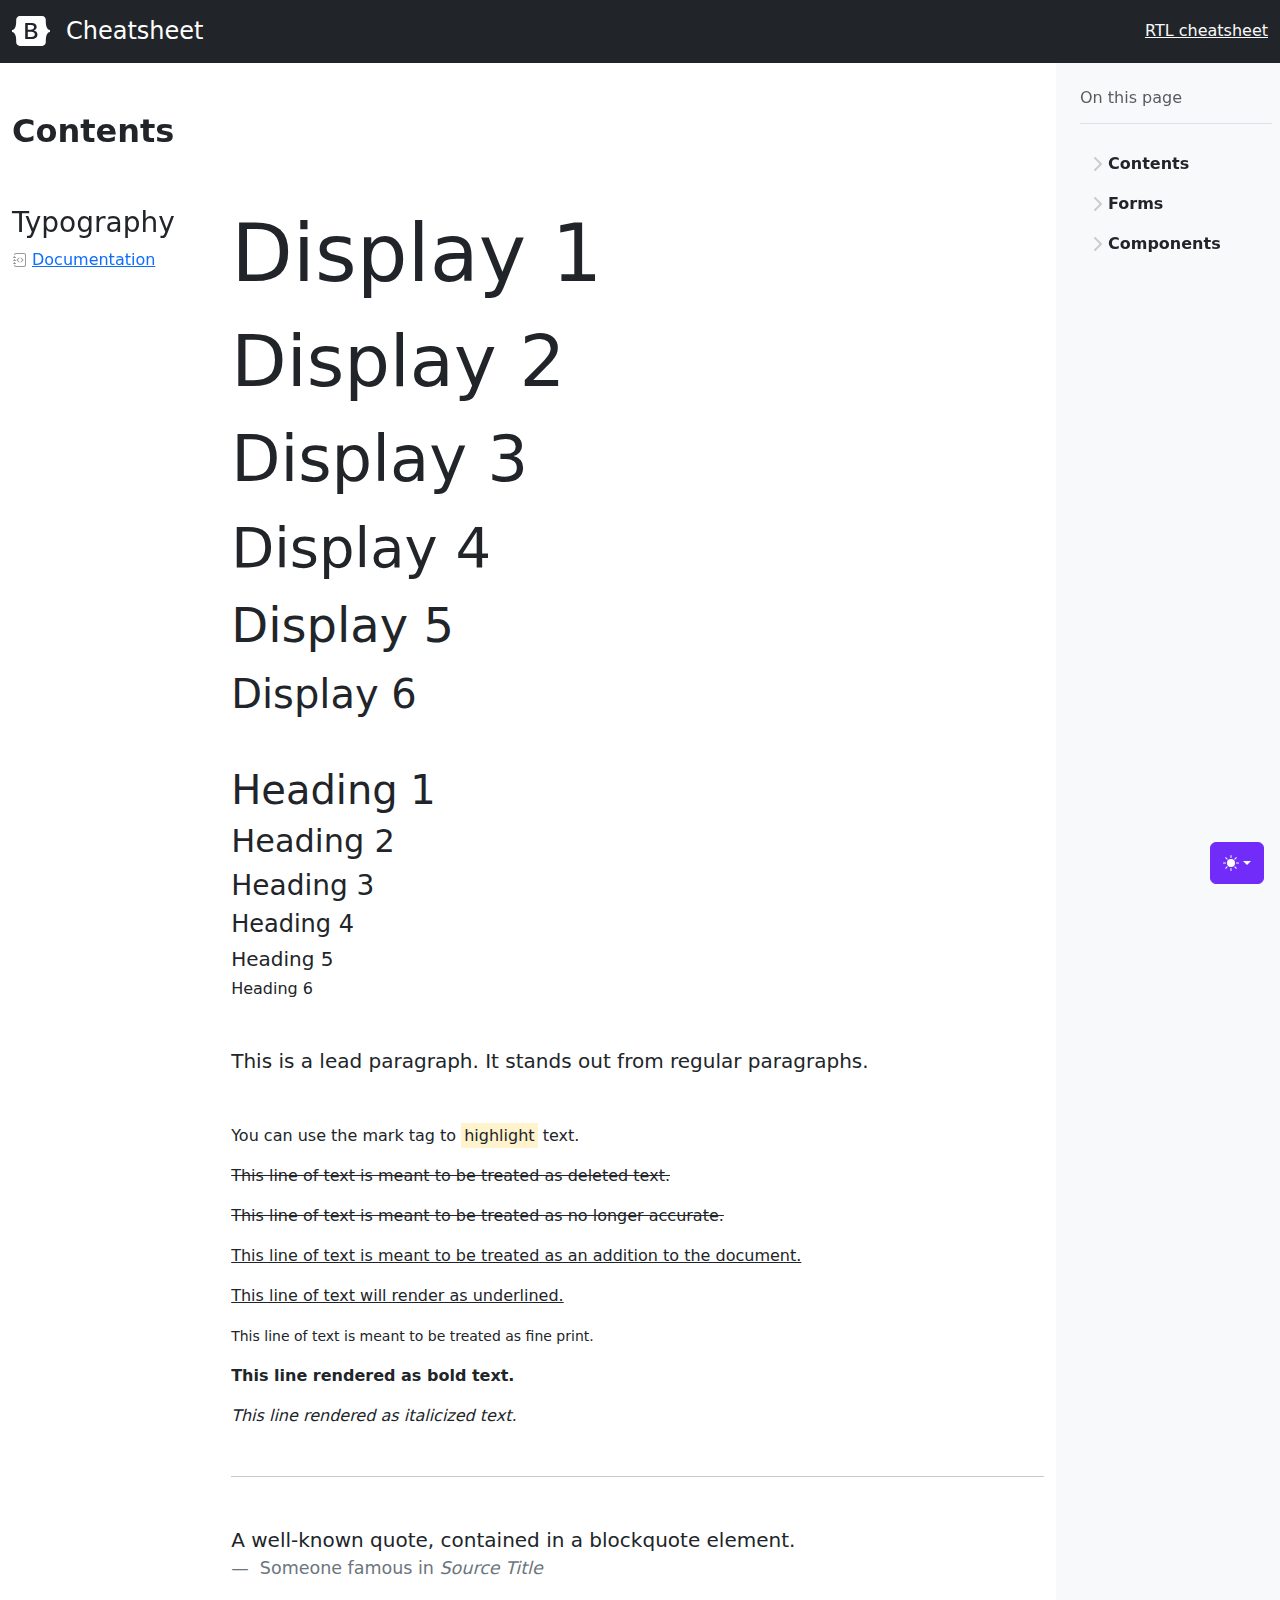
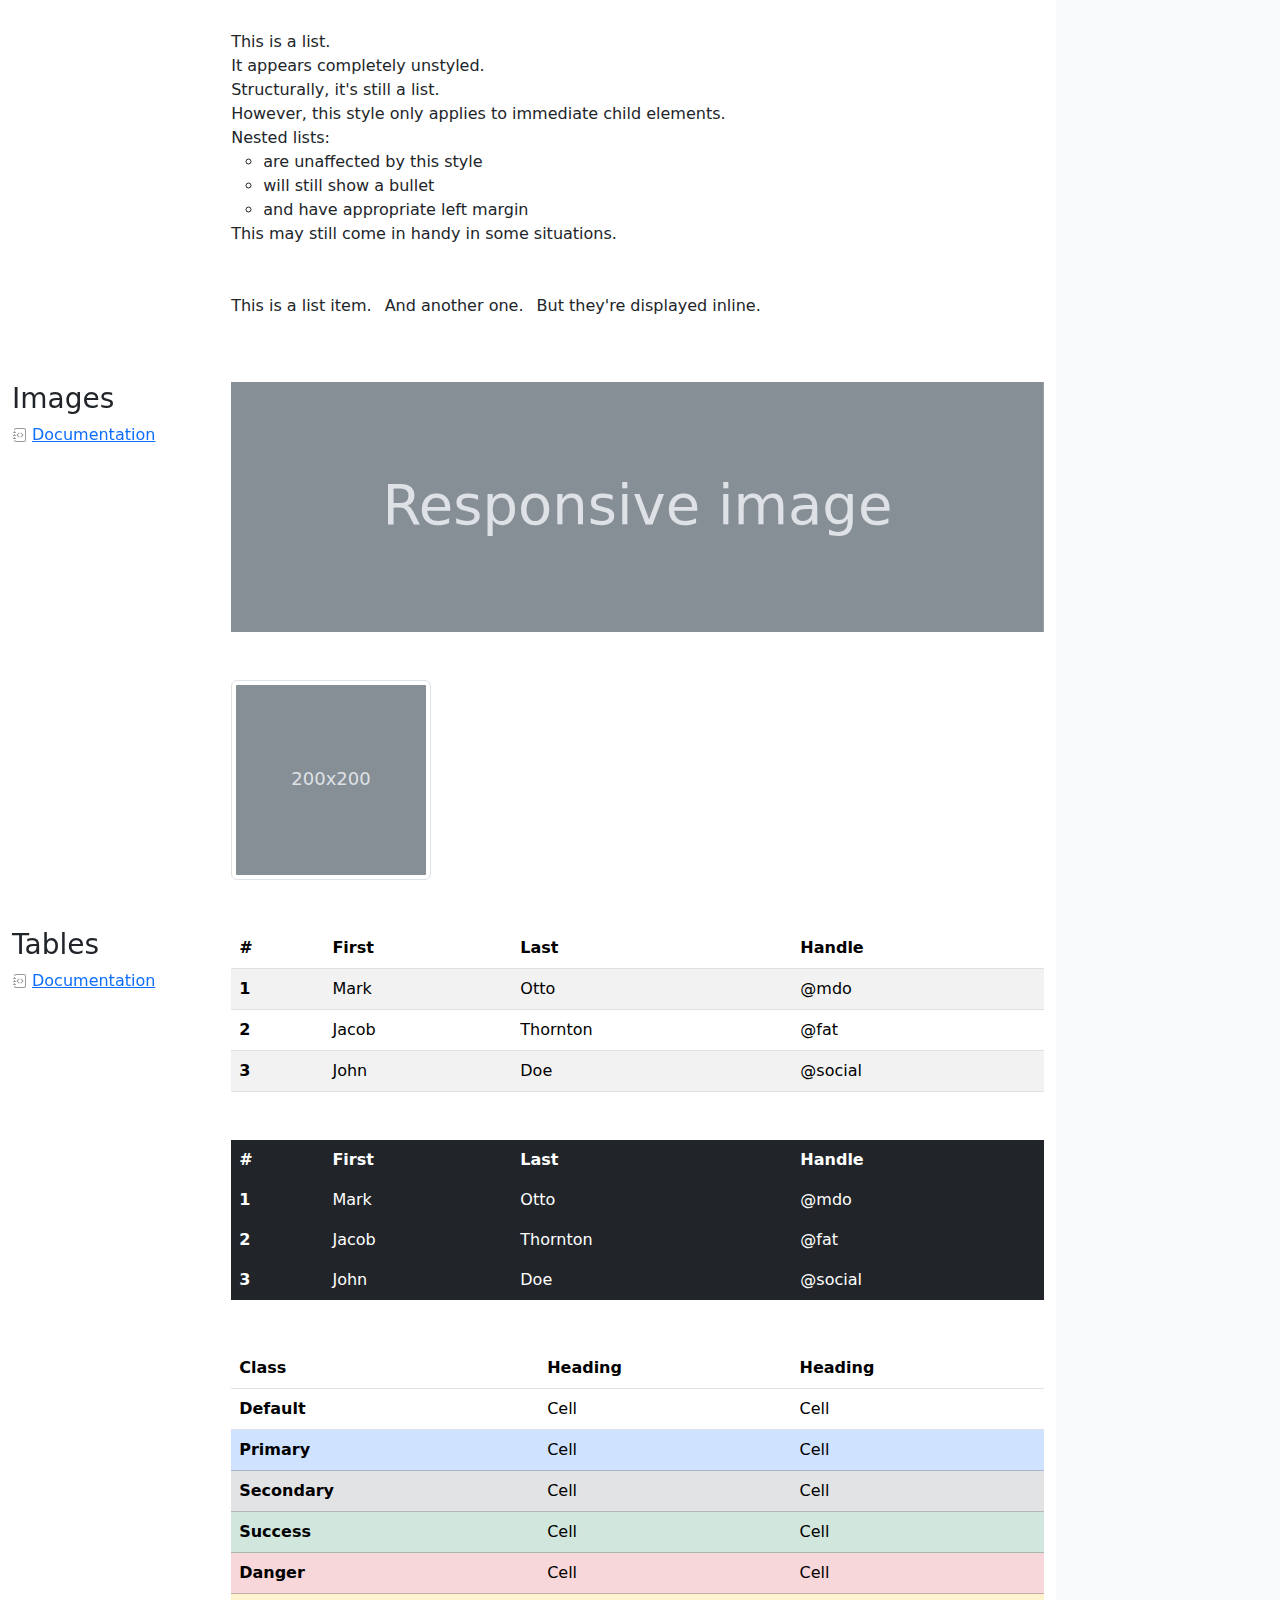
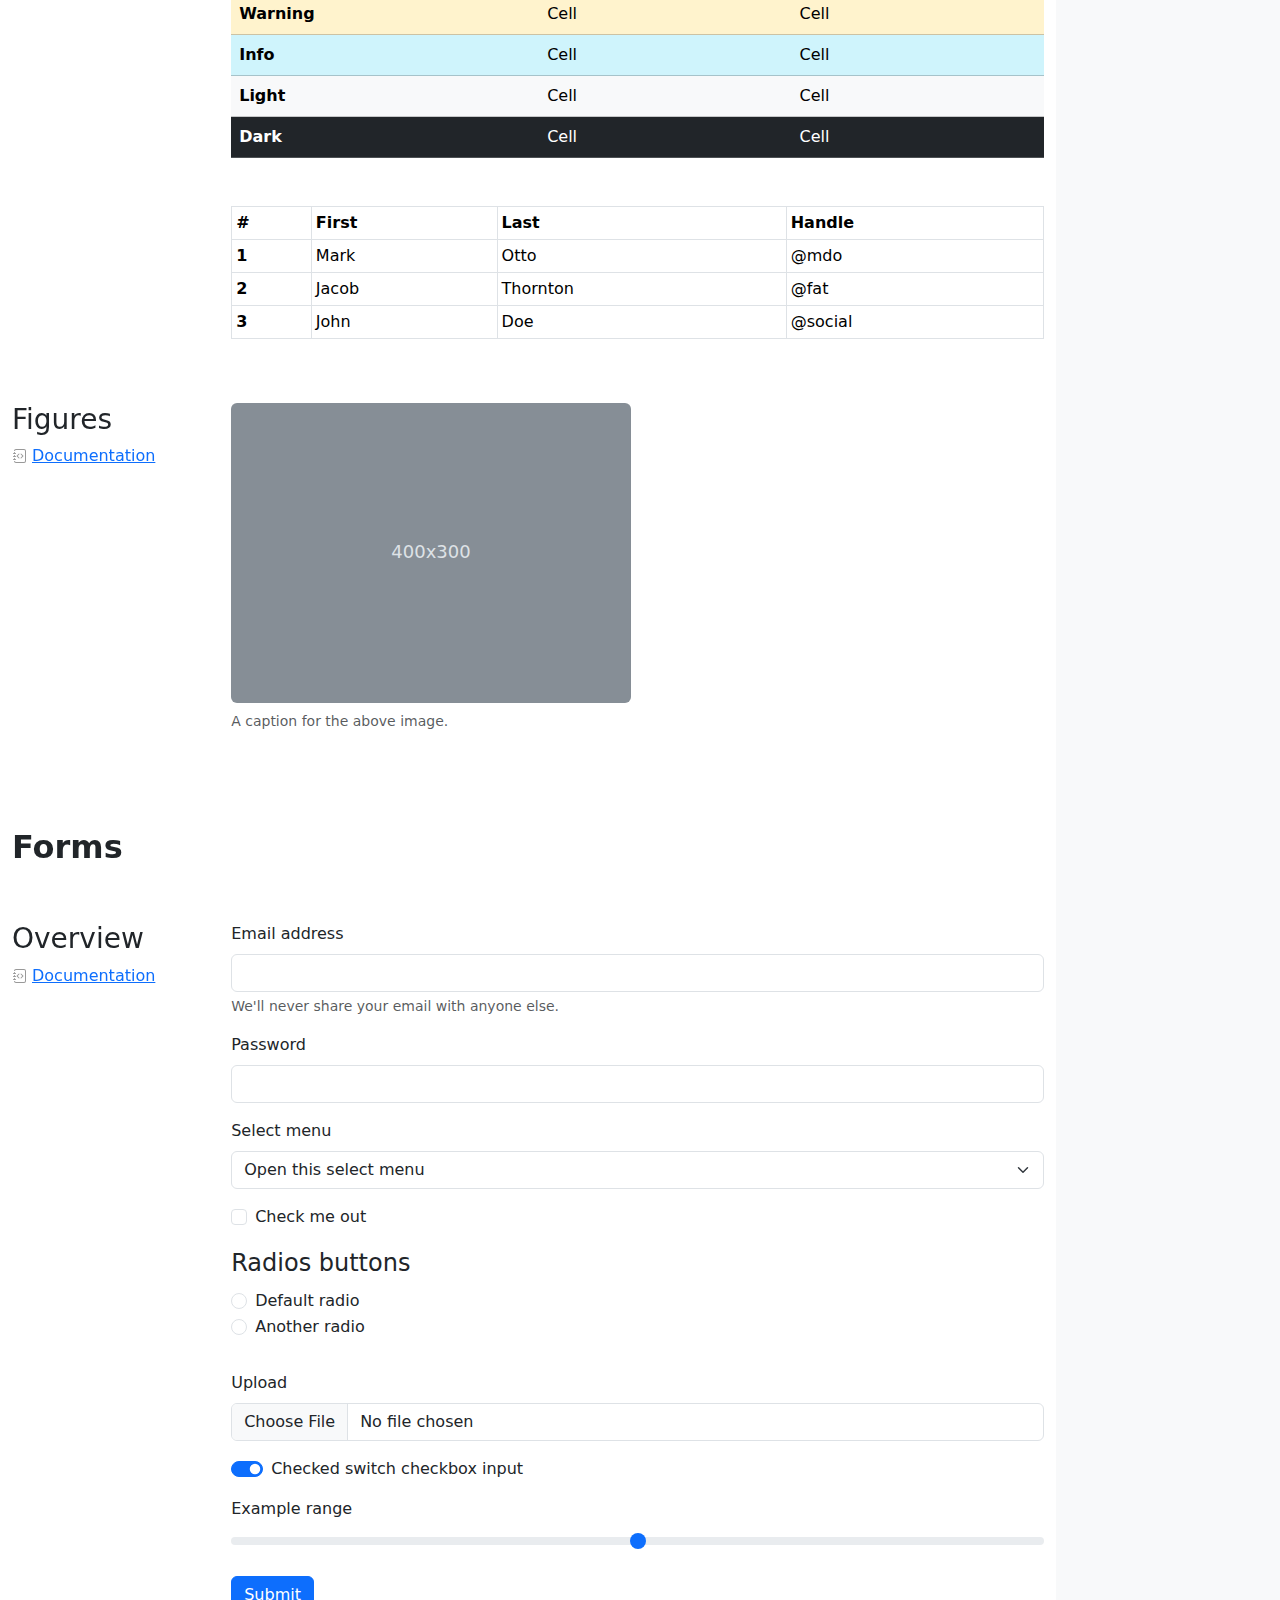
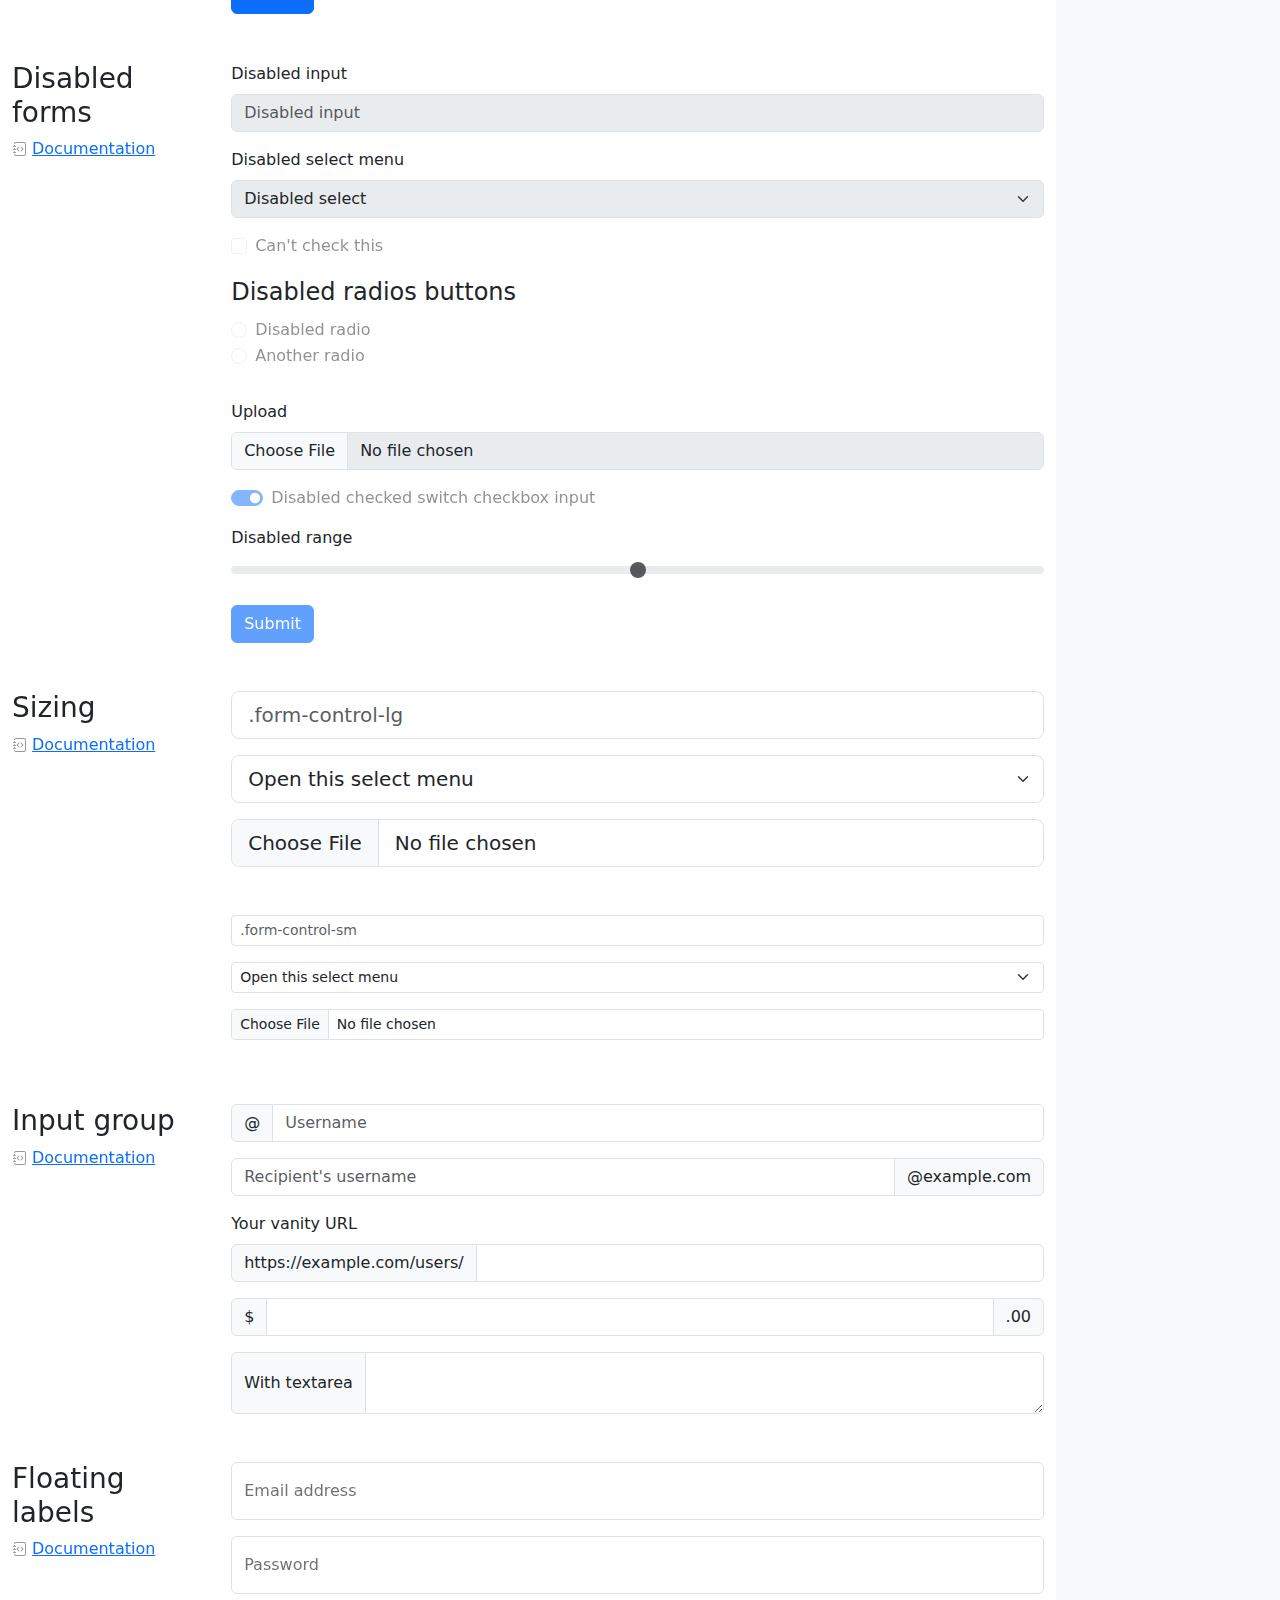
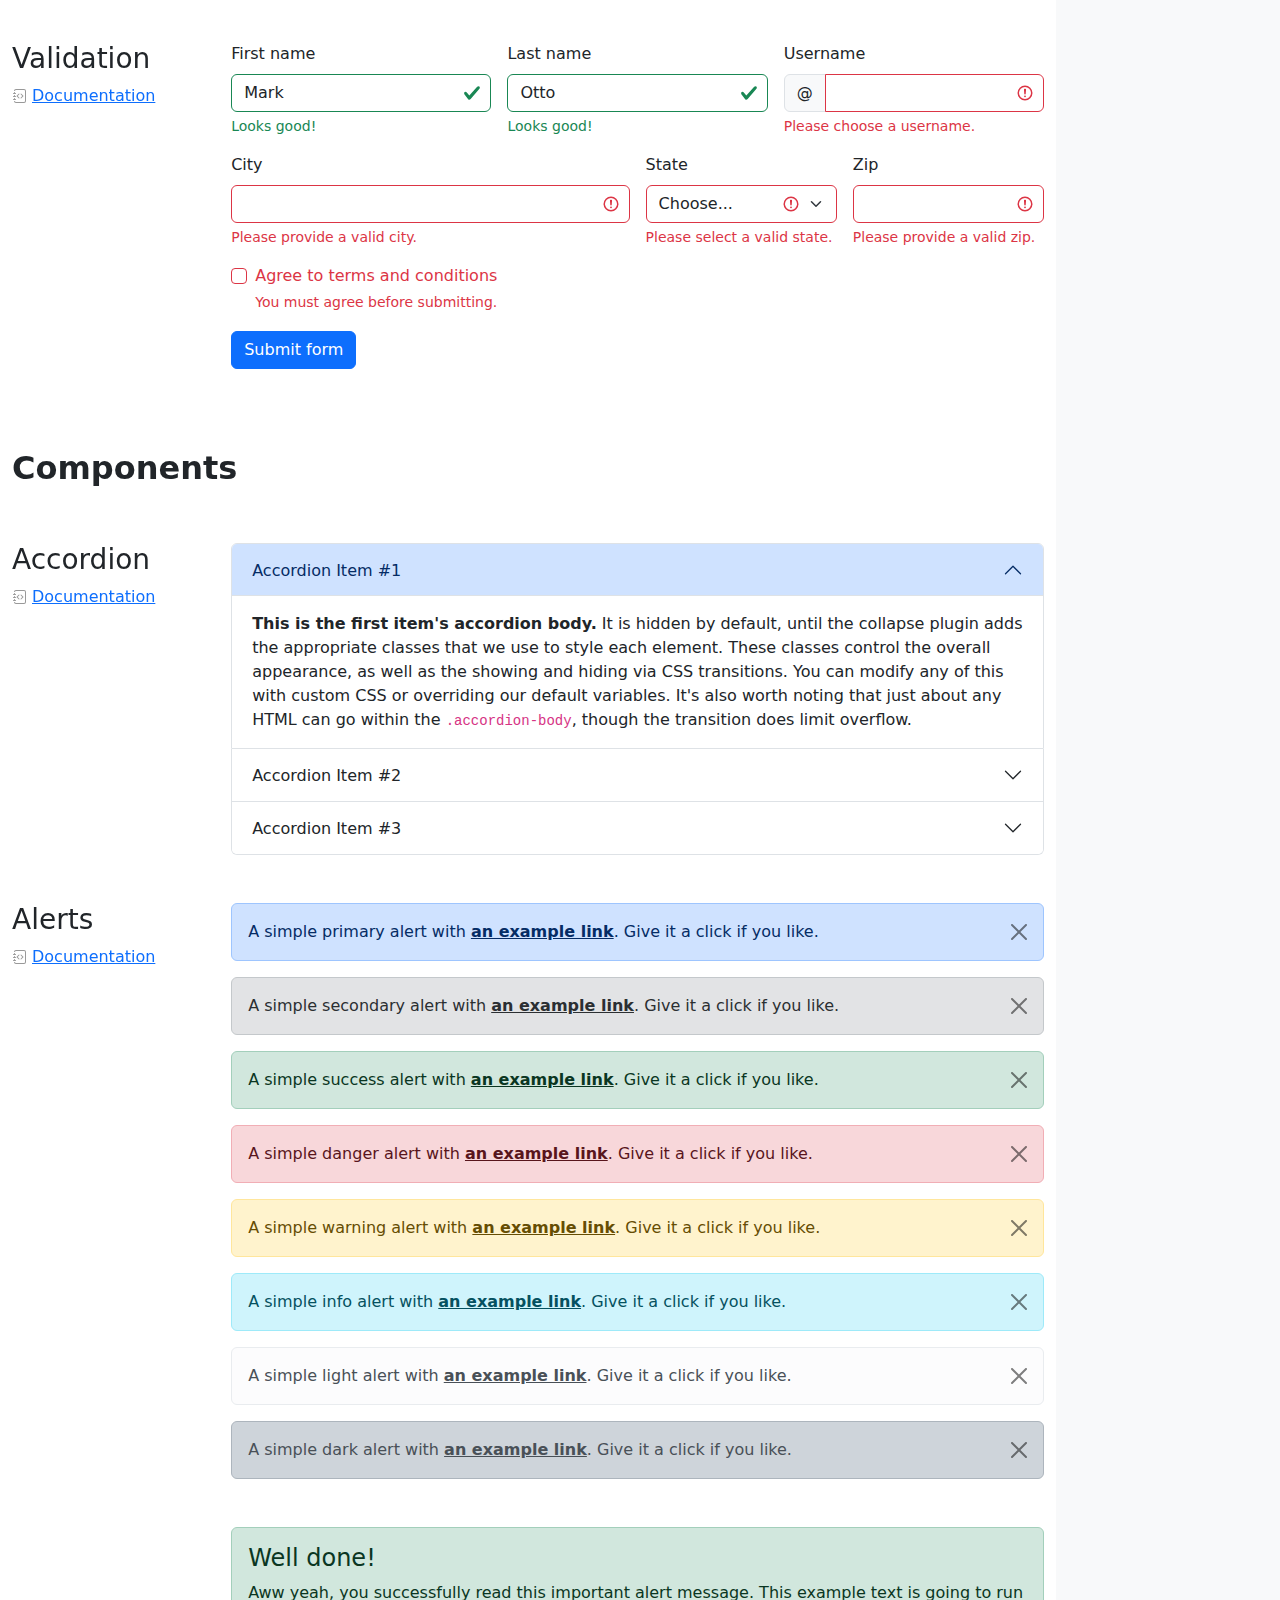
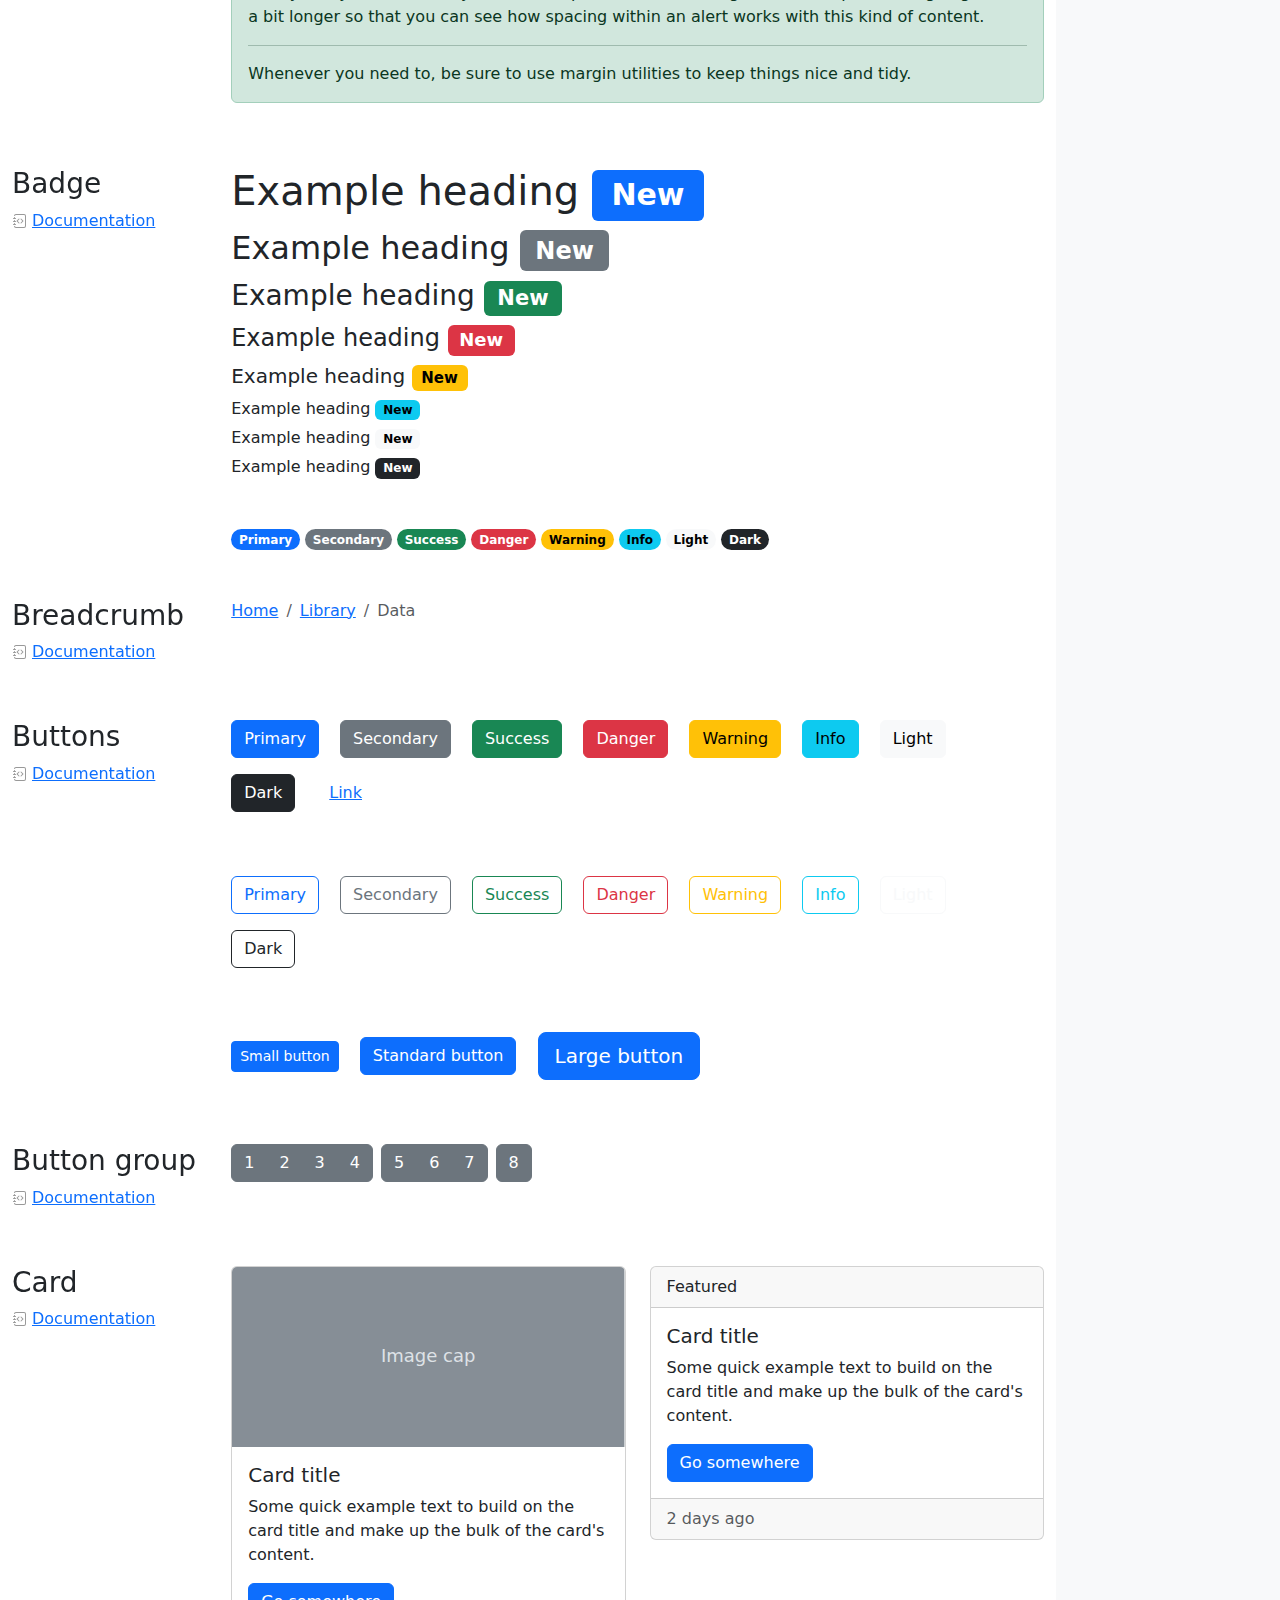
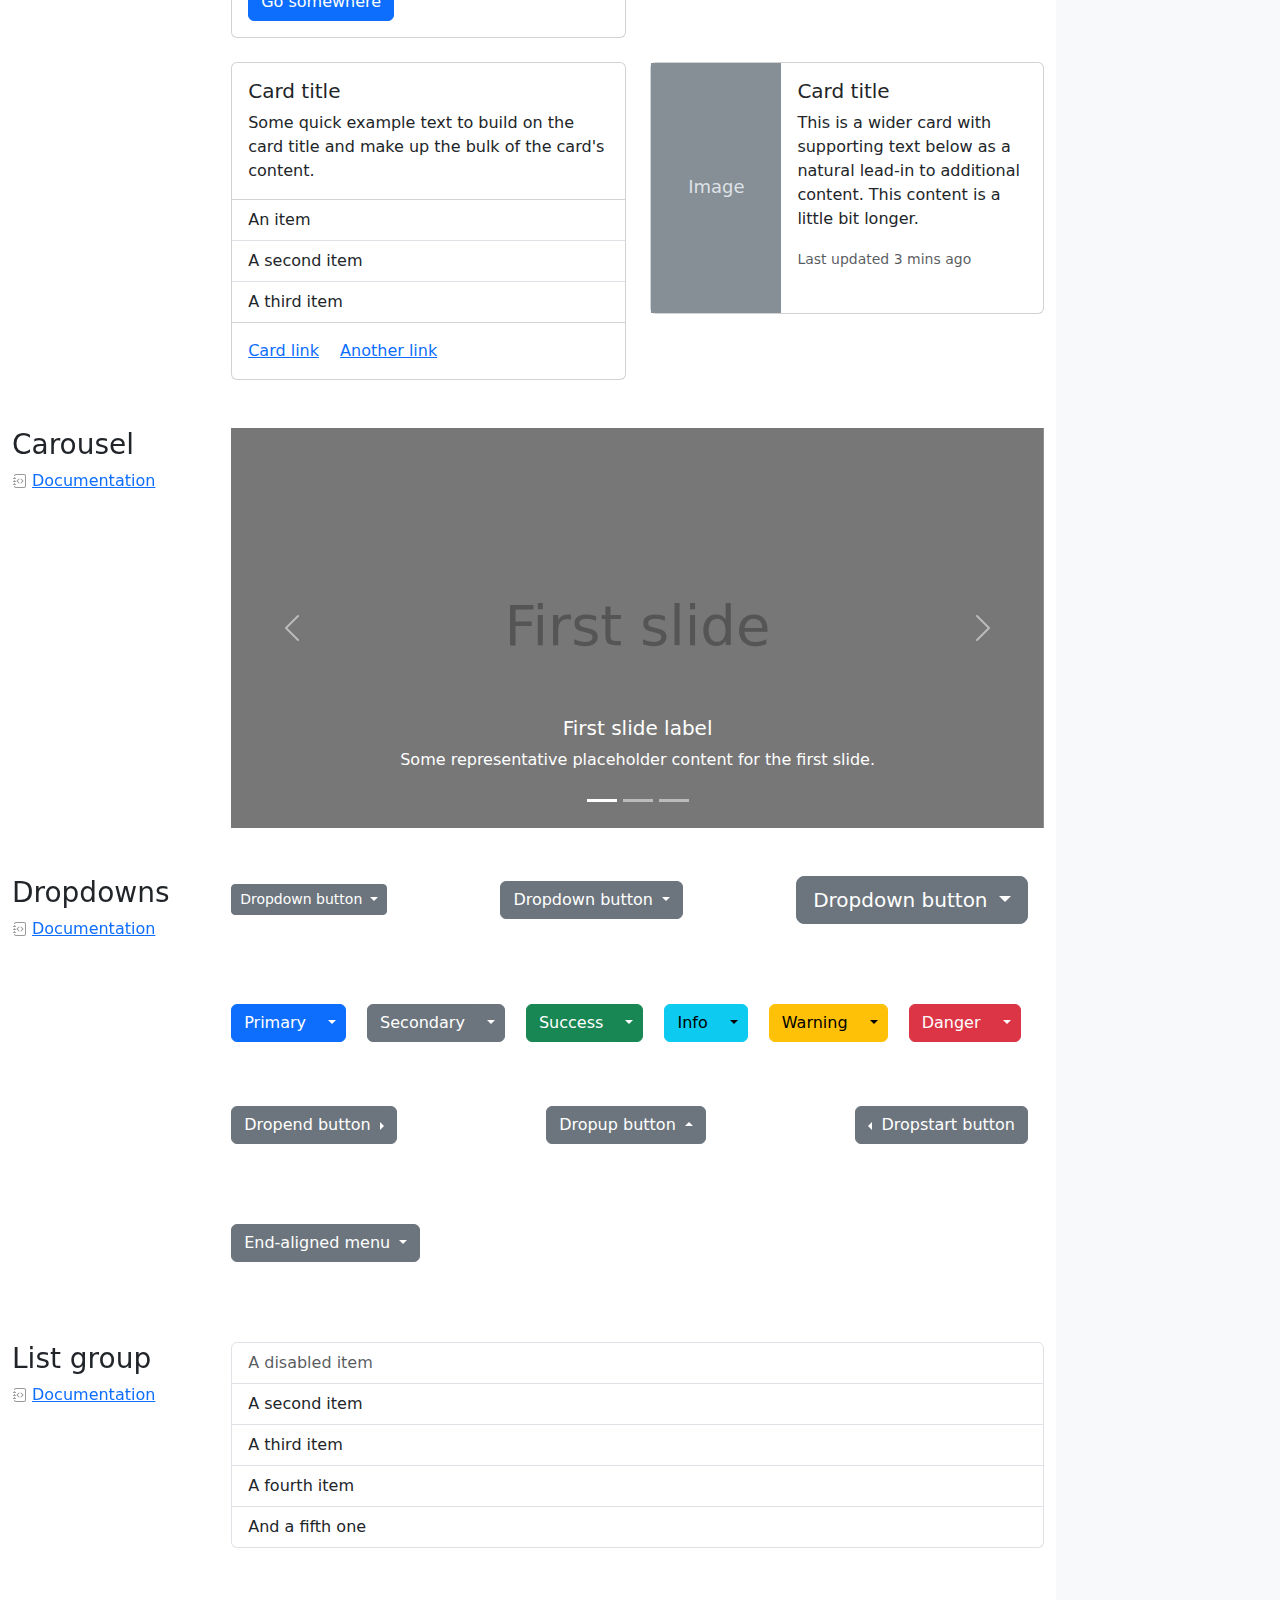
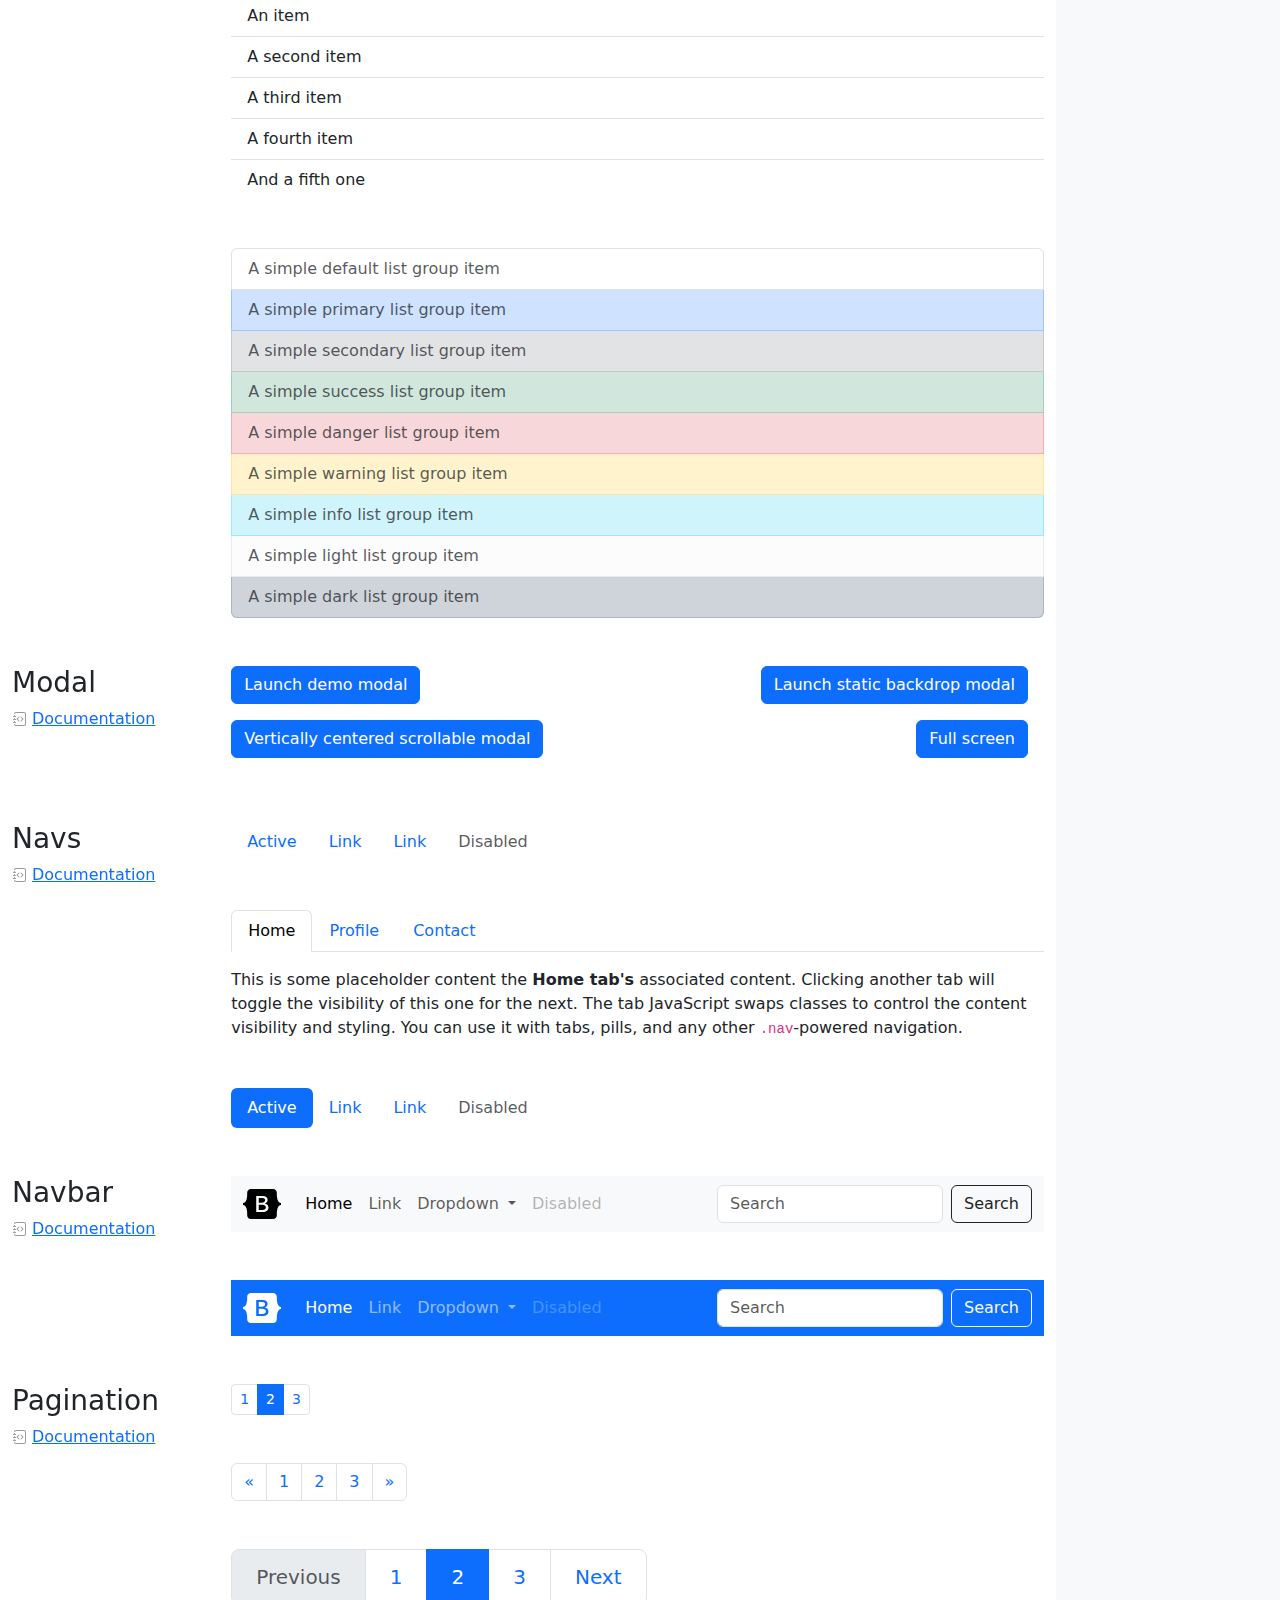
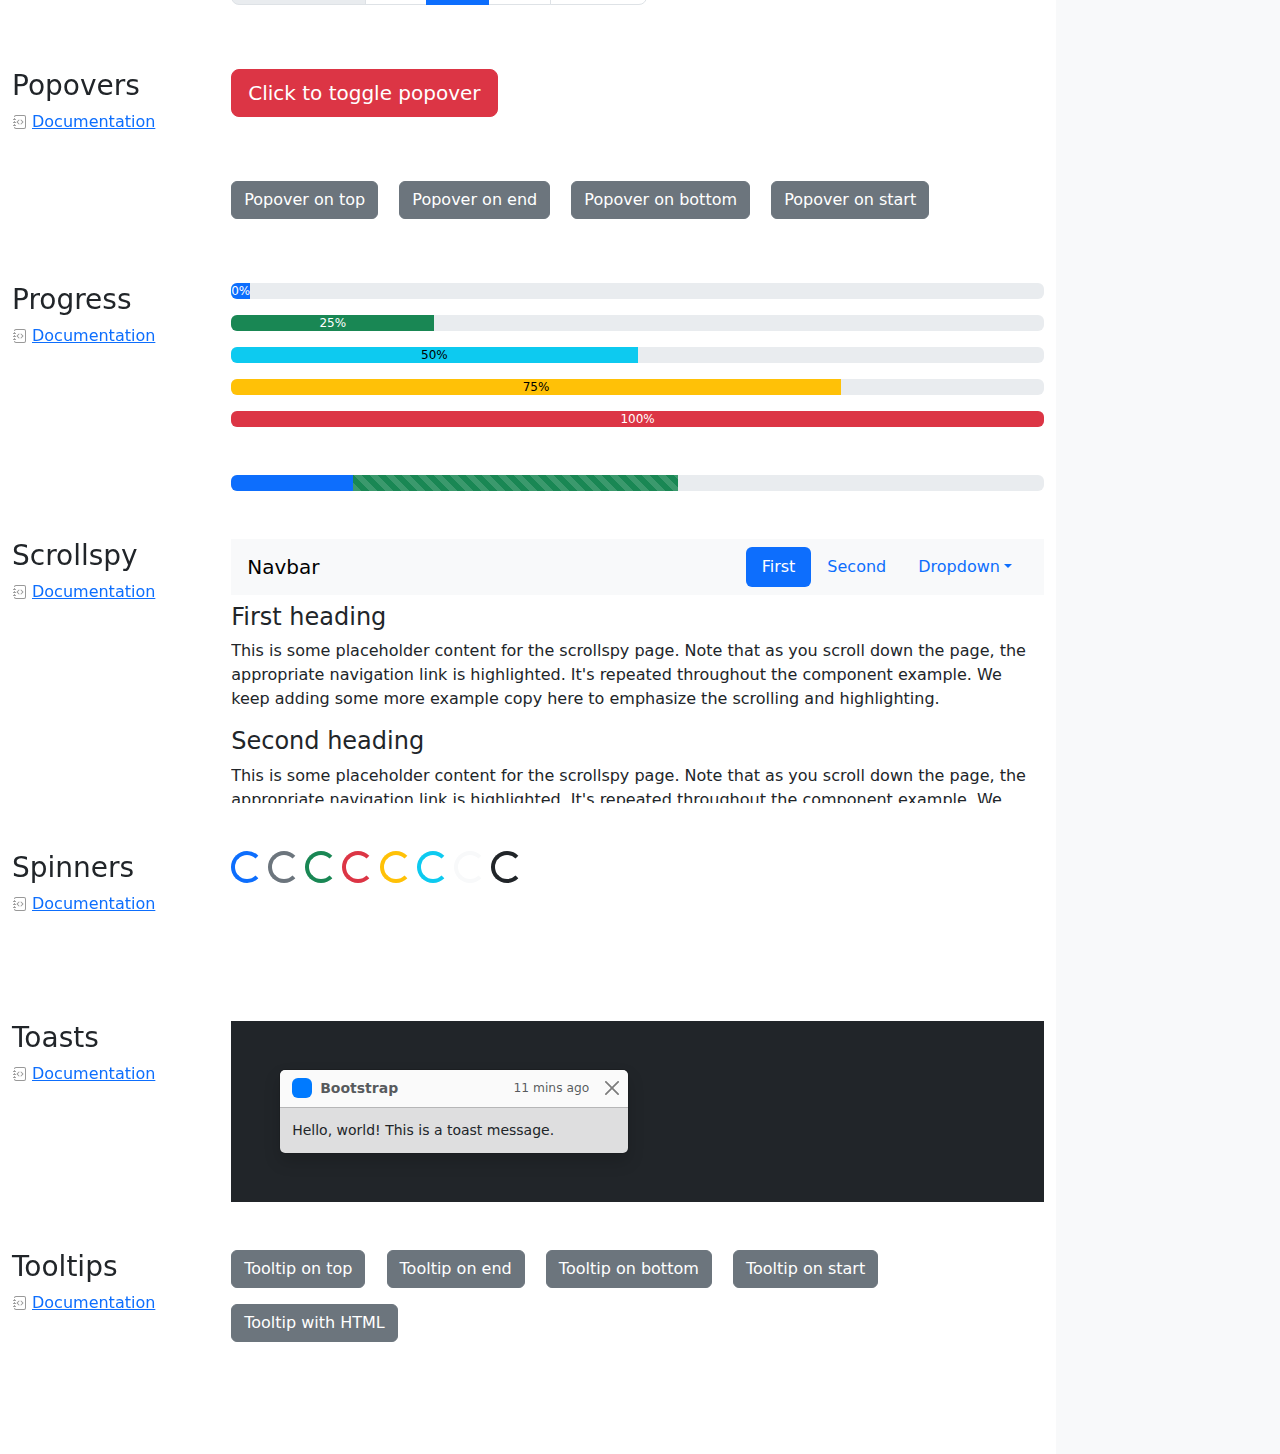
<file: bootstrap-5.3.8-examples/cheatsheet/index.html>
<!doctype html>
<html lang="en" data-bs-theme="auto">
  <head>
    <meta charset="utf-8" />
    <meta name="viewport" content="width=device-width, initial-scale=1" />
    <meta name="description" content="" />
    <meta
      name="author"
      content="Mark Otto, Jacob Thornton, and Bootstrap contributors"
    />
    <meta name="generator" content="Astro v5.13.2" />
    <title>Cheatsheet · Bootstrap v5.3</title>
    <link
      rel="canonical"
      href="https://getbootstrap.com/docs/5.3/examples/cheatsheet/"
    />
    <script src="../assets/js/color-modes.js"></script>
    <link href="../assets/dist/css/bootstrap.min.css" rel="stylesheet" />
    <meta name="theme-color" content="#712cf9" />
    <link href="cheatsheet.css" rel="stylesheet" />
    <style>
      .bd-placeholder-img {
        font-size: 1.125rem;
        text-anchor: middle;
        -webkit-user-select: none;
        -moz-user-select: none;
        user-select: none;
      }
      @media (min-width: 768px) {
        .bd-placeholder-img-lg {
          font-size: 3.5rem;
        }
      }
      .b-example-divider {
        width: 100%;
        height: 3rem;
        background-color: #0000001a;
        border: solid rgba(0, 0, 0, 0.15);
        border-width: 1px 0;
        box-shadow:
          inset 0 0.5em 1.5em #0000001a,
          inset 0 0.125em 0.5em #00000026;
      }
      .b-example-vr {
        flex-shrink: 0;
        width: 1.5rem;
        height: 100vh;
      }
      .bi {
        vertical-align: -0.125em;
        fill: currentColor;
      }
      .nav-scroller {
        position: relative;
        z-index: 2;
        height: 2.75rem;
        overflow-y: hidden;
      }
      .nav-scroller .nav {
        display: flex;
        flex-wrap: nowrap;
        padding-bottom: 1rem;
        margin-top: -1px;
        overflow-x: auto;
        text-align: center;
        white-space: nowrap;
        -webkit-overflow-scrolling: touch;
      }
      .btn-bd-primary {
        --bd-violet-bg: #712cf9;
        --bd-violet-rgb: 112.520718, 44.062154, 249.437846;
        --bs-btn-font-weight: 600;
        --bs-btn-color: var(--bs-white);
        --bs-btn-bg: var(--bd-violet-bg);
        --bs-btn-border-color: var(--bd-violet-bg);
        --bs-btn-hover-color: var(--bs-white);
        --bs-btn-hover-bg: #6528e0;
        --bs-btn-hover-border-color: #6528e0;
        --bs-btn-focus-shadow-rgb: var(--bd-violet-rgb);
        --bs-btn-active-color: var(--bs-btn-hover-color);
        --bs-btn-active-bg: #5a23c8;
        --bs-btn-active-border-color: #5a23c8;
      }
      .bd-mode-toggle {
        z-index: 1500;
      }
      .bd-mode-toggle .bi {
        width: 1em;
        height: 1em;
      }
      .bd-mode-toggle .dropdown-menu .active .bi {
        display: block !important;
      }
    </style>
  </head>
  <body class="bg-body-tertiary">
    <svg xmlns="http://www.w3.org/2000/svg" class="d-none">
      <symbol id="check2" viewBox="0 0 16 16">
        <path
          d="M13.854 3.646a.5.5 0 0 1 0 .708l-7 7a.5.5 0 0 1-.708 0l-3.5-3.5a.5.5 0 1 1 .708-.708L6.5 10.293l6.646-6.647a.5.5 0 0 1 .708 0z"
        ></path>
      </symbol>
      <symbol id="circle-half" viewBox="0 0 16 16">
        <path
          d="M8 15A7 7 0 1 0 8 1v14zm0 1A8 8 0 1 1 8 0a8 8 0 0 1 0 16z"
        ></path>
      </symbol>
      <symbol id="moon-stars-fill" viewBox="0 0 16 16">
        <path
          d="M6 .278a.768.768 0 0 1 .08.858 7.208 7.208 0 0 0-.878 3.46c0 4.021 3.278 7.277 7.318 7.277.527 0 1.04-.055 1.533-.16a.787.787 0 0 1 .81.316.733.733 0 0 1-.031.893A8.349 8.349 0 0 1 8.344 16C3.734 16 0 12.286 0 7.71 0 4.266 2.114 1.312 5.124.06A.752.752 0 0 1 6 .278z"
        ></path>
        <path
          d="M10.794 3.148a.217.217 0 0 1 .412 0l.387 1.162c.173.518.579.924 1.097 1.097l1.162.387a.217.217 0 0 1 0 .412l-1.162.387a1.734 1.734 0 0 0-1.097 1.097l-.387 1.162a.217.217 0 0 1-.412 0l-.387-1.162A1.734 1.734 0 0 0 9.31 6.593l-1.162-.387a.217.217 0 0 1 0-.412l1.162-.387a1.734 1.734 0 0 0 1.097-1.097l.387-1.162zM13.863.099a.145.145 0 0 1 .274 0l.258.774c.115.346.386.617.732.732l.774.258a.145.145 0 0 1 0 .274l-.774.258a1.156 1.156 0 0 0-.732.732l-.258.774a.145.145 0 0 1-.274 0l-.258-.774a1.156 1.156 0 0 0-.732-.732l-.774-.258a.145.145 0 0 1 0-.274l.774-.258c.346-.115.617-.386.732-.732L13.863.1z"
        ></path>
      </symbol>
      <symbol id="sun-fill" viewBox="0 0 16 16">
        <path
          d="M8 12a4 4 0 1 0 0-8 4 4 0 0 0 0 8zM8 0a.5.5 0 0 1 .5.5v2a.5.5 0 0 1-1 0v-2A.5.5 0 0 1 8 0zm0 13a.5.5 0 0 1 .5.5v2a.5.5 0 0 1-1 0v-2A.5.5 0 0 1 8 13zm8-5a.5.5 0 0 1-.5.5h-2a.5.5 0 0 1 0-1h2a.5.5 0 0 1 .5.5zM3 8a.5.5 0 0 1-.5.5h-2a.5.5 0 0 1 0-1h2A.5.5 0 0 1 3 8zm10.657-5.657a.5.5 0 0 1 0 .707l-1.414 1.415a.5.5 0 1 1-.707-.708l1.414-1.414a.5.5 0 0 1 .707 0zm-9.193 9.193a.5.5 0 0 1 0 .707L3.05 13.657a.5.5 0 0 1-.707-.707l1.414-1.414a.5.5 0 0 1 .707 0zm9.193 2.121a.5.5 0 0 1-.707 0l-1.414-1.414a.5.5 0 0 1 .707-.707l1.414 1.414a.5.5 0 0 1 0 .707zM4.464 4.465a.5.5 0 0 1-.707 0L2.343 3.05a.5.5 0 1 1 .707-.707l1.414 1.414a.5.5 0 0 1 0 .708z"
        ></path>
      </symbol>
    </svg>
    <div
      class="dropdown position-fixed bottom-0 end-0 mb-3 me-3 bd-mode-toggle"
    >
      <button
        class="btn btn-bd-primary py-2 dropdown-toggle d-flex align-items-center"
        id="bd-theme"
        type="button"
        aria-expanded="false"
        data-bs-toggle="dropdown"
        aria-label="Toggle theme (auto)"
      >
        <svg class="bi my-1 theme-icon-active" aria-hidden="true">
          <use href="#circle-half"></use>
        </svg>
        <span class="visually-hidden" id="bd-theme-text">Toggle theme</span>
      </button>
      <ul
        class="dropdown-menu dropdown-menu-end shadow"
        aria-labelledby="bd-theme-text"
      >
        <li>
          <button
            type="button"
            class="dropdown-item d-flex align-items-center"
            data-bs-theme-value="light"
            aria-pressed="false"
          >
            <svg class="bi me-2 opacity-50" aria-hidden="true">
              <use href="#sun-fill"></use>
            </svg>
            Light
            <svg class="bi ms-auto d-none" aria-hidden="true">
              <use href="#check2"></use>
            </svg>
          </button>
        </li>
        <li>
          <button
            type="button"
            class="dropdown-item d-flex align-items-center"
            data-bs-theme-value="dark"
            aria-pressed="false"
          >
            <svg class="bi me-2 opacity-50" aria-hidden="true">
              <use href="#moon-stars-fill"></use>
            </svg>
            Dark
            <svg class="bi ms-auto d-none" aria-hidden="true">
              <use href="#check2"></use>
            </svg>
          </button>
        </li>
        <li>
          <button
            type="button"
            class="dropdown-item d-flex align-items-center active"
            data-bs-theme-value="auto"
            aria-pressed="true"
          >
            <svg class="bi me-2 opacity-50" aria-hidden="true">
              <use href="#circle-half"></use>
            </svg>
            Auto
            <svg class="bi ms-auto d-none" aria-hidden="true">
              <use href="#check2"></use>
            </svg>
          </button>
        </li>
      </ul>
    </div>
    <header
      class="bd-header bg-dark py-3 d-flex align-items-stretch border-bottom border-dark"
    >
      <div class="container-fluid d-flex align-items-center">
        <h1 class="d-flex align-items-center fs-4 text-white mb-0">
          <img
            src="../assets/brand/bootstrap-logo-white.svg"
            width="38"
            height="30"
            class="me-3"
            alt="Bootstrap"
          />
          Cheatsheet
        </h1>
        <a
          href="../examples/cheatsheet-rtl/"
          class="ms-auto link-light"
          hreflang="ar"
          >RTL cheatsheet</a
        >
      </div>
    </header>
    <aside
      class="bd-aside sticky-xl-top text-body-secondary align-self-start mb-3 mb-xl-5 px-2"
    >
      <h2 class="h6 pt-4 pb-3 mb-4 border-bottom">On this page</h2>
      <nav class="small" id="toc">
        <ul class="list-unstyled">
          <li class="my-2">
            <button
              type="button"
              class="btn d-inline-flex align-items-center collapsed border-0"
              data-bs-toggle="collapse"
              aria-expanded="false"
              data-bs-target="#contents-collapse"
              aria-controls="contents-collapse"
            >
              Contents
            </button>
            <ul class="list-unstyled ps-3 collapse" id="contents-collapse">
              <li>
                <a
                  class="d-inline-flex align-items-center rounded text-decoration-none"
                  href="#typography"
                  >Typography</a
                >
              </li>
              <li>
                <a
                  class="d-inline-flex align-items-center rounded text-decoration-none"
                  href="#images"
                  >Images</a
                >
              </li>
              <li>
                <a
                  class="d-inline-flex align-items-center rounded text-decoration-none"
                  href="#tables"
                  >Tables</a
                >
              </li>
              <li>
                <a
                  class="d-inline-flex align-items-center rounded text-decoration-none"
                  href="#figures"
                  >Figures</a
                >
              </li>
            </ul>
          </li>
          <li class="my-2">
            <button
              type="button"
              class="btn d-inline-flex align-items-center collapsed border-0"
              data-bs-toggle="collapse"
              aria-expanded="false"
              data-bs-target="#forms-collapse"
              aria-controls="forms-collapse"
            >
              Forms
            </button>
            <ul class="list-unstyled ps-3 collapse" id="forms-collapse">
              <li>
                <a
                  class="d-inline-flex align-items-center rounded text-decoration-none"
                  href="#overview"
                  >Overview</a
                >
              </li>
              <li>
                <a
                  class="d-inline-flex align-items-center rounded text-decoration-none"
                  href="#disabled-forms"
                  >Disabled forms</a
                >
              </li>
              <li>
                <a
                  class="d-inline-flex align-items-center rounded text-decoration-none"
                  href="#sizing"
                  >Sizing</a
                >
              </li>
              <li>
                <a
                  class="d-inline-flex align-items-center rounded text-decoration-none"
                  href="#input-group"
                  >Input group</a
                >
              </li>
              <li>
                <a
                  class="d-inline-flex align-items-center rounded text-decoration-none"
                  href="#floating-labels"
                  >Floating labels</a
                >
              </li>
              <li>
                <a
                  class="d-inline-flex align-items-center rounded text-decoration-none"
                  href="#validation"
                  >Validation</a
                >
              </li>
            </ul>
          </li>
          <li class="my-2">
            <button
              type="button"
              class="btn d-inline-flex align-items-center collapsed border-0"
              data-bs-toggle="collapse"
              aria-expanded="false"
              data-bs-target="#components-collapse"
              aria-controls="components-collapse"
            >
              Components
            </button>
            <ul class="list-unstyled ps-3 collapse" id="components-collapse">
              <li>
                <a
                  class="d-inline-flex align-items-center rounded text-decoration-none"
                  href="#accordion"
                  >Accordion</a
                >
              </li>
              <li>
                <a
                  class="d-inline-flex align-items-center rounded text-decoration-none"
                  href="#alerts"
                  >Alerts</a
                >
              </li>
              <li>
                <a
                  class="d-inline-flex align-items-center rounded text-decoration-none"
                  href="#badge"
                  >Badge</a
                >
              </li>
              <li>
                <a
                  class="d-inline-flex align-items-center rounded text-decoration-none"
                  href="#breadcrumb"
                  >Breadcrumb</a
                >
              </li>
              <li>
                <a
                  class="d-inline-flex align-items-center rounded text-decoration-none"
                  href="#buttons"
                  >Buttons</a
                >
              </li>
              <li>
                <a
                  class="d-inline-flex align-items-center rounded text-decoration-none"
                  href="#button-group"
                  >Button group</a
                >
              </li>
              <li>
                <a
                  class="d-inline-flex align-items-center rounded text-decoration-none"
                  href="#card"
                  >Card</a
                >
              </li>
              <li>
                <a
                  class="d-inline-flex align-items-center rounded text-decoration-none"
                  href="#carousel"
                  >Carousel</a
                >
              </li>
              <li>
                <a
                  class="d-inline-flex align-items-center rounded text-decoration-none"
                  href="#dropdowns"
                  >Dropdowns</a
                >
              </li>
              <li>
                <a
                  class="d-inline-flex align-items-center rounded text-decoration-none"
                  href="#list-group"
                  >List group</a
                >
              </li>
              <li>
                <a
                  class="d-inline-flex align-items-center rounded text-decoration-none"
                  href="#modal"
                  >Modal</a
                >
              </li>
              <li>
                <a
                  class="d-inline-flex align-items-center rounded text-decoration-none"
                  href="#navs"
                  >Navs</a
                >
              </li>
              <li>
                <a
                  class="d-inline-flex align-items-center rounded text-decoration-none"
                  href="#navbar"
                  >Navbar</a
                >
              </li>
              <li>
                <a
                  class="d-inline-flex align-items-center rounded text-decoration-none"
                  href="#pagination"
                  >Pagination</a
                >
              </li>
              <li>
                <a
                  class="d-inline-flex align-items-center rounded text-decoration-none"
                  href="#popovers"
                  >Popovers</a
                >
              </li>
              <li>
                <a
                  class="d-inline-flex align-items-center rounded text-decoration-none"
                  href="#progress"
                  >Progress</a
                >
              </li>
              <li>
                <a
                  class="d-inline-flex align-items-center rounded text-decoration-none"
                  href="#scrollspy"
                  >Scrollspy</a
                >
              </li>
              <li>
                <a
                  class="d-inline-flex align-items-center rounded text-decoration-none"
                  href="#spinners"
                  >Spinners</a
                >
              </li>
              <li>
                <a
                  class="d-inline-flex align-items-center rounded text-decoration-none"
                  href="#toasts"
                  >Toasts</a
                >
              </li>
              <li>
                <a
                  class="d-inline-flex align-items-center rounded text-decoration-none"
                  href="#tooltips"
                  >Tooltips</a
                >
              </li>
            </ul>
          </li>
        </ul>
      </nav>
    </aside>
    <main class="bd-cheatsheet container-fluid bg-body">
      <section id="content">
        <h2 class="sticky-xl-top fw-bold pt-3 pt-xl-5 pb-2 pb-xl-3">
          Contents
        </h2>
        <article class="my-3" id="typography">
          <div
            class="bd-heading sticky-xl-top align-self-start mt-5 mb-3 mt-xl-0 mb-xl-2"
          >
            <h3>Typography</h3>
            <a class="d-flex align-items-center" href="../content/typography"
              >Documentation</a
            >
          </div>
          <div>
            <div class="bd-example-snippet bd-code-snippet">
              <div class="bd-example m-0 border-0">
                <p class="display-1">Display 1</p>
                <p class="display-2">Display 2</p>
                <p class="display-3">Display 3</p>
                <p class="display-4">Display 4</p>
                <p class="display-5">Display 5</p>
                <p class="display-6">Display 6</p>
              </div>
            </div>
            <div class="bd-example-snippet bd-code-snippet">
              <div class="bd-example m-0 border-0">
                <p class="h1">Heading 1</p>
                <p class="h2">Heading 2</p>
                <p class="h3">Heading 3</p>
                <p class="h4">Heading 4</p>
                <p class="h5">Heading 5</p>
                <p class="h6">Heading 6</p>
              </div>
            </div>
            <div class="bd-example-snippet bd-code-snippet">
              <div class="bd-example m-0 border-0">
                <p class="lead">
                  This is a lead paragraph. It stands out from regular
                  paragraphs.
                </p>
              </div>
            </div>
            <div class="bd-example-snippet bd-code-snippet">
              <div class="bd-example m-0 border-0">
                <p>You can use the mark tag to <mark>highlight</mark> text.</p>
                <p>
                  <del
                    >This line of text is meant to be treated as deleted
                    text.</del
                  >
                </p>
                <p>
                  <s
                    >This line of text is meant to be treated as no longer
                    accurate.</s
                  >
                </p>
                <p>
                  <ins
                    >This line of text is meant to be treated as an addition to
                    the document.</ins
                  >
                </p>
                <p><u>This line of text will render as underlined.</u></p>
                <p>
                  <small
                    >This line of text is meant to be treated as fine
                    print.</small
                  >
                </p>
                <p><strong>This line rendered as bold text.</strong></p>
                <p><em>This line rendered as italicized text.</em></p>
              </div>
            </div>
            <div class="bd-example-snippet bd-code-snippet">
              <div class="bd-example m-0 border-0">
                <hr />
              </div>
            </div>
            <div class="bd-example-snippet bd-code-snippet">
              <div class="bd-example m-0 border-0">
                <blockquote class="blockquote">
                  <p>A well-known quote, contained in a blockquote element.</p>
                  <footer class="blockquote-footer">
                    Someone famous in
                    <cite title="Source Title">Source Title</cite>
                  </footer>
                </blockquote>
              </div>
            </div>
            <div class="bd-example-snippet bd-code-snippet">
              <div class="bd-example m-0 border-0">
                <ul class="list-unstyled">
                  <li>This is a list.</li>
                  <li>It appears completely unstyled.</li>
                  <li>Structurally, it's still a list.</li>
                  <li>
                    However, this style only applies to immediate child
                    elements.
                  </li>
                  <li>
                    Nested lists:
                    <ul>
                      <li>are unaffected by this style</li>
                      <li>will still show a bullet</li>
                      <li>and have appropriate left margin</li>
                    </ul>
                  </li>
                  <li>This may still come in handy in some situations.</li>
                </ul>
              </div>
            </div>
            <div class="bd-example-snippet bd-code-snippet">
              <div class="bd-example m-0 border-0">
                <ul class="list-inline">
                  <li class="list-inline-item">This is a list item.</li>
                  <li class="list-inline-item">And another one.</li>
                  <li class="list-inline-item">
                    But they're displayed inline.
                  </li>
                </ul>
              </div>
            </div>
          </div>
        </article>
        <article class="my-3" id="images">
          <div
            class="bd-heading sticky-xl-top align-self-start mt-5 mb-3 mt-xl-0 mb-xl-2"
          >
            <h3>Images</h3>
            <a class="d-flex align-items-center" href="../content/images"
              >Documentation</a
            >
          </div>
          <div>
            <div class="bd-example-snippet bd-code-snippet">
              <div class="bd-example m-0 border-0">
                <svg
                  aria-label="Placeholder: Responsive image"
                  class="bd-placeholder-img bd-placeholder-img-lg img-fluid"
                  height="250"
                  preserveAspectRatio="xMidYMid slice"
                  role="img"
                  width="100%"
                  xmlns="http://www.w3.org/2000/svg"
                >
                  <title>Placeholder</title>
                  <rect width="100%" height="100%" fill="#868e96" />
                  <text x="50%" y="50%" fill="#dee2e6" dy=".3em">
                    Responsive image
                  </text>
                </svg>
              </div>
            </div>
            <div class="bd-example-snippet bd-code-snippet">
              <div class="bd-example m-0 border-0">
                <svg
                  aria-label="A generic square placeholder image with a white border around it, making it resemble a photograph taken with an old instant camera: 200x200"
                  class="bd-placeholder-img img-thumbnail"
                  height="200"
                  preserveAspectRatio="xMidYMid slice"
                  role="img"
                  width="200"
                  xmlns="http://www.w3.org/2000/svg"
                >
                  <title>
                    A generic square placeholder image with a white border
                    around it, making it resemble a photograph taken with an old
                    instant camera
                  </title>
                  <rect width="100%" height="100%" fill="#868e96" />
                  <text x="50%" y="50%" fill="#dee2e6" dy=".3em">200x200</text>
                </svg>
              </div>
            </div>
          </div>
        </article>
        <article class="my-3" id="tables">
          <div
            class="bd-heading sticky-xl-top align-self-start mt-5 mb-3 mt-xl-0 mb-xl-2"
          >
            <h3>Tables</h3>
            <a class="d-flex align-items-center" href="../content/tables"
              >Documentation</a
            >
          </div>
          <div>
            <div class="bd-example-snippet bd-code-snippet">
              <div class="bd-example m-0 border-0">
                <table class="table table-striped">
                  <thead>
                    <tr>
                      <th scope="col">#</th>
                      <th scope="col">First</th>
                      <th scope="col">Last</th>
                      <th scope="col">Handle</th>
                    </tr>
                  </thead>
                  <tbody>
                    <tr>
                      <th scope="row">1</th>
                      <td>Mark</td>
                      <td>Otto</td>
                      <td>@mdo</td>
                    </tr>
                    <tr>
                      <th scope="row">2</th>
                      <td>Jacob</td>
                      <td>Thornton</td>
                      <td>@fat</td>
                    </tr>
                    <tr>
                      <th scope="row">3</th>
                      <td>John</td>
                      <td>Doe</td>
                      <td>@social</td>
                    </tr>
                  </tbody>
                </table>
              </div>
            </div>
            <div class="bd-example-snippet bd-code-snippet">
              <div class="bd-example m-0 border-0">
                <table class="table table-dark table-borderless">
                  <thead>
                    <tr>
                      <th scope="col">#</th>
                      <th scope="col">First</th>
                      <th scope="col">Last</th>
                      <th scope="col">Handle</th>
                    </tr>
                  </thead>
                  <tbody>
                    <tr>
                      <th scope="row">1</th>
                      <td>Mark</td>
                      <td>Otto</td>
                      <td>@mdo</td>
                    </tr>
                    <tr>
                      <th scope="row">2</th>
                      <td>Jacob</td>
                      <td>Thornton</td>
                      <td>@fat</td>
                    </tr>
                    <tr>
                      <th scope="row">3</th>
                      <td>John</td>
                      <td>Doe</td>
                      <td>@social</td>
                    </tr>
                  </tbody>
                </table>
              </div>
            </div>
            <div class="bd-example-snippet bd-code-snippet">
              <div class="bd-example m-0 border-0">
                <table class="table table-hover">
                  <thead>
                    <tr>
                      <th scope="col">Class</th>
                      <th scope="col">Heading</th>
                      <th scope="col">Heading</th>
                    </tr>
                  </thead>
                  <tbody>
                    <tr>
                      <th scope="row">Default</th>
                      <td>Cell</td>
                      <td>Cell</td>
                    </tr>
                    <tr class="table-primary">
                      <th scope="row">Primary</th>
                      <td>Cell</td>
                      <td>Cell</td>
                    </tr>
                    <tr class="table-secondary">
                      <th scope="row">Secondary</th>
                      <td>Cell</td>
                      <td>Cell</td>
                    </tr>
                    <tr class="table-success">
                      <th scope="row">Success</th>
                      <td>Cell</td>
                      <td>Cell</td>
                    </tr>
                    <tr class="table-danger">
                      <th scope="row">Danger</th>
                      <td>Cell</td>
                      <td>Cell</td>
                    </tr>
                    <tr class="table-warning">
                      <th scope="row">Warning</th>
                      <td>Cell</td>
                      <td>Cell</td>
                    </tr>
                    <tr class="table-info">
                      <th scope="row">Info</th>
                      <td>Cell</td>
                      <td>Cell</td>
                    </tr>
                    <tr class="table-light">
                      <th scope="row">Light</th>
                      <td>Cell</td>
                      <td>Cell</td>
                    </tr>
                    <tr class="table-dark">
                      <th scope="row">Dark</th>
                      <td>Cell</td>
                      <td>Cell</td>
                    </tr>
                  </tbody>
                </table>
              </div>
            </div>
            <div class="bd-example-snippet bd-code-snippet">
              <div class="bd-example m-0 border-0">
                <table class="table table-sm table-bordered">
                  <thead>
                    <tr>
                      <th scope="col">#</th>
                      <th scope="col">First</th>
                      <th scope="col">Last</th>
                      <th scope="col">Handle</th>
                    </tr>
                  </thead>
                  <tbody>
                    <tr>
                      <th scope="row">1</th>
                      <td>Mark</td>
                      <td>Otto</td>
                      <td>@mdo</td>
                    </tr>
                    <tr>
                      <th scope="row">2</th>
                      <td>Jacob</td>
                      <td>Thornton</td>
                      <td>@fat</td>
                    </tr>
                    <tr>
                      <th scope="row">3</th>
                      <td>John</td>
                      <td>Doe</td>
                      <td>@social</td>
                    </tr>
                  </tbody>
                </table>
              </div>
            </div>
          </div>
        </article>
        <article class="my-3" id="figures">
          <div
            class="bd-heading sticky-xl-top align-self-start mt-5 mb-3 mt-xl-0 mb-xl-2"
          >
            <h3>Figures</h3>
            <a class="d-flex align-items-center" href="../content/figures"
              >Documentation</a
            >
          </div>
          <div>
            <div class="bd-example-snippet bd-code-snippet">
              <div class="bd-example m-0 border-0">
                <figure class="figure">
                  <svg
                    aria-label="Placeholder: 400x300"
                    class="bd-placeholder-img figure-img img-fluid rounded"
                    height="300"
                    preserveAspectRatio="xMidYMid slice"
                    role="img"
                    width="400"
                    xmlns="http://www.w3.org/2000/svg"
                  >
                    <title>Placeholder</title>
                    <rect width="100%" height="100%" fill="#868e96" />
                    <text x="50%" y="50%" fill="#dee2e6" dy=".3em">
                      400x300
                    </text>
                  </svg>
                  <figcaption class="figure-caption">
                    A caption for the above image.
                  </figcaption>
                </figure>
              </div>
            </div>
          </div>
        </article>
      </section>
      <section id="forms">
        <h2 class="sticky-xl-top fw-bold pt-3 pt-xl-5 pb-2 pb-xl-3">Forms</h2>
        <article class="my-3" id="overview">
          <div
            class="bd-heading sticky-xl-top align-self-start mt-5 mb-3 mt-xl-0 mb-xl-2"
          >
            <h3>Overview</h3>
            <a class="d-flex align-items-center" href="../forms/overview/"
              >Documentation</a
            >
          </div>
          <div>
            <div class="bd-example-snippet bd-code-snippet">
              <div class="bd-example m-0 border-0">
                <form>
                  <div class="mb-3">
                    <label for="exampleInputEmail1" class="form-label"
                      >Email address</label
                    >
                    <input
                      type="email"
                      class="form-control"
                      id="exampleInputEmail1"
                      aria-describedby="emailHelp"
                    />
                    <div id="emailHelp" class="form-text">
                      We'll never share your email with anyone else.
                    </div>
                  </div>
                  <div class="mb-3">
                    <label for="exampleInputPassword1" class="form-label"
                      >Password</label
                    >
                    <input
                      type="password"
                      class="form-control"
                      id="exampleInputPassword1"
                    />
                  </div>
                  <div class="mb-3">
                    <label for="exampleSelect" class="form-label"
                      >Select menu</label
                    >
                    <select class="form-select" id="exampleSelect">
                      <option selected>Open this select menu</option>
                      <option value="1">One</option>
                      <option value="2">Two</option>
                      <option value="3">Three</option>
                    </select>
                  </div>
                  <div class="mb-3 form-check">
                    <input
                      type="checkbox"
                      class="form-check-input"
                      id="exampleCheck1"
                    />
                    <label class="form-check-label" for="exampleCheck1"
                      >Check me out</label
                    >
                  </div>
                  <fieldset class="mb-3">
                    <legend>Radios buttons</legend>
                    <div class="form-check">
                      <input
                        type="radio"
                        name="radios"
                        class="form-check-input"
                        id="exampleRadio1"
                      />
                      <label class="form-check-label" for="exampleRadio1"
                        >Default radio</label
                      >
                    </div>
                    <div class="mb-3 form-check">
                      <input
                        type="radio"
                        name="radios"
                        class="form-check-input"
                        id="exampleRadio2"
                      />
                      <label class="form-check-label" for="exampleRadio2"
                        >Another radio</label
                      >
                    </div>
                  </fieldset>
                  <div class="mb-3">
                    <label class="form-label" for="customFile">Upload</label>
                    <input type="file" class="form-control" id="customFile" />
                  </div>
                  <div class="mb-3 form-check form-switch">
                    <input
                      class="form-check-input"
                      type="checkbox"
                      role="switch"
                      id="switchCheckChecked"
                      checked
                    />
                    <label class="form-check-label" for="switchCheckChecked"
                      >Checked switch checkbox input</label
                    >
                  </div>
                  <div class="mb-3">
                    <label for="customRange3" class="form-label"
                      >Example range</label
                    >
                    <input
                      type="range"
                      class="form-range"
                      min="0"
                      max="5"
                      step="0.5"
                      id="customRange3"
                    />
                  </div>
                  <button type="submit" class="btn btn-primary">Submit</button>
                </form>
              </div>
            </div>
          </div>
        </article>
        <article class="my-3" id="disabled-forms">
          <div
            class="bd-heading sticky-xl-top align-self-start mt-5 mb-3 mt-xl-0 mb-xl-2"
          >
            <h3>Disabled forms</h3>
            <a
              class="d-flex align-items-center"
              href="../forms/overview/#disabled-forms"
              >Documentation</a
            >
          </div>
          <div>
            <div class="bd-example-snippet bd-code-snippet">
              <div class="bd-example m-0 border-0">
                <form>
                  <fieldset disabled aria-label="Disabled fieldset example">
                    <div class="mb-3">
                      <label for="disabledTextInput" class="form-label"
                        >Disabled input</label
                      >
                      <input
                        type="text"
                        id="disabledTextInput"
                        class="form-control"
                        placeholder="Disabled input"
                      />
                    </div>
                    <div class="mb-3">
                      <label for="disabledSelect" class="form-label"
                        >Disabled select menu</label
                      >
                      <select id="disabledSelect" class="form-select">
                        <option>Disabled select</option>
                      </select>
                    </div>
                    <div class="mb-3">
                      <div class="form-check">
                        <input
                          class="form-check-input"
                          type="checkbox"
                          id="disabledFieldsetCheck"
                          disabled
                        />
                        <label
                          class="form-check-label"
                          for="disabledFieldsetCheck"
                        >
                          Can't check this
                        </label>
                      </div>
                    </div>
                    <fieldset class="mb-3">
                      <legend>Disabled radios buttons</legend>
                      <div class="form-check">
                        <input
                          type="radio"
                          name="radios"
                          class="form-check-input"
                          id="disabledRadio1"
                          disabled
                        />
                        <label class="form-check-label" for="disabledRadio1"
                          >Disabled radio</label
                        >
                      </div>
                      <div class="mb-3 form-check">
                        <input
                          type="radio"
                          name="radios"
                          class="form-check-input"
                          id="disabledRadio2"
                          disabled
                        />
                        <label class="form-check-label" for="disabledRadio2"
                          >Another radio</label
                        >
                      </div>
                    </fieldset>
                    <div class="mb-3">
                      <label class="form-label" for="disabledCustomFile"
                        >Upload</label
                      >
                      <input
                        type="file"
                        class="form-control"
                        id="disabledCustomFile"
                        disabled
                      />
                    </div>
                    <div class="mb-3 form-check form-switch">
                      <input
                        class="form-check-input"
                        type="checkbox"
                        role="switch"
                        id="disabledSwitchCheckChecked"
                        checked
                        disabled
                      />
                      <label
                        class="form-check-label"
                        for="disabledSwitchCheckChecked"
                        >Disabled checked switch checkbox input</label
                      >
                    </div>
                    <div class="mb-3">
                      <label for="disabledRange" class="form-label"
                        >Disabled range</label
                      >
                      <input
                        type="range"
                        class="form-range"
                        min="0"
                        max="5"
                        step="0.5"
                        id="disabledRange"
                      />
                    </div>
                    <button type="submit" class="btn btn-primary">
                      Submit
                    </button>
                  </fieldset>
                </form>
              </div>
            </div>
          </div>
        </article>
        <article class="my-3" id="sizing">
          <div
            class="bd-heading sticky-xl-top align-self-start mt-5 mb-3 mt-xl-0 mb-xl-2"
          >
            <h3>Sizing</h3>
            <a
              class="d-flex align-items-center"
              href="../forms/form-control#sizing"
              >Documentation</a
            >
          </div>
          <div>
            <div class="bd-example-snippet bd-code-snippet">
              <div class="bd-example m-0 border-0">
                <div class="mb-3">
                  <input
                    class="form-control form-control-lg"
                    type="text"
                    placeholder=".form-control-lg"
                    aria-label=".form-control-lg example"
                  />
                </div>
                <div class="mb-3">
                  <select
                    class="form-select form-select-lg"
                    aria-label=".form-select-lg example"
                  >
                    <option selected>Open this select menu</option>
                    <option value="1">One</option>
                    <option value="2">Two</option>
                    <option value="3">Three</option>
                  </select>
                </div>
                <div class="mb-3">
                  <input
                    type="file"
                    class="form-control form-control-lg"
                    aria-label="Large file input example"
                  />
                </div>
              </div>
            </div>
            <div class="bd-example-snippet bd-code-snippet">
              <div class="bd-example m-0 border-0">
                <div class="mb-3">
                  <input
                    class="form-control form-control-sm"
                    type="text"
                    placeholder=".form-control-sm"
                    aria-label=".form-control-sm example"
                  />
                </div>
                <div class="mb-3">
                  <select
                    class="form-select form-select-sm"
                    aria-label=".form-select-sm example"
                  >
                    <option selected>Open this select menu</option>
                    <option value="1">One</option>
                    <option value="2">Two</option>
                    <option value="3">Three</option>
                  </select>
                </div>
                <div class="mb-3">
                  <input
                    type="file"
                    class="form-control form-control-sm"
                    aria-label="Small file input example"
                  />
                </div>
              </div>
            </div>
          </div>
        </article>
        <article class="my-3" id="input-group">
          <div
            class="bd-heading sticky-xl-top align-self-start mt-5 mb-3 mt-xl-0 mb-xl-2"
          >
            <h3>Input group</h3>
            <a class="d-flex align-items-center" href="../forms/input-group"
              >Documentation</a
            >
          </div>
          <div>
            <div class="bd-example-snippet bd-code-snippet">
              <div class="bd-example m-0 border-0">
                <div class="input-group mb-3">
                  <span class="input-group-text" id="basic-addon1">@</span>
                  <input
                    type="text"
                    class="form-control"
                    placeholder="Username"
                    aria-label="Username"
                    aria-describedby="basic-addon1"
                  />
                </div>
                <div class="input-group mb-3">
                  <input
                    type="text"
                    class="form-control"
                    placeholder="Recipient's username"
                    aria-label="Recipient's username"
                    aria-describedby="basic-addon2"
                  />
                  <span class="input-group-text" id="basic-addon2"
                    >@example.com</span
                  >
                </div>
                <label for="basic-url" class="form-label"
                  >Your vanity URL</label
                >
                <div class="input-group mb-3">
                  <span class="input-group-text" id="basic-addon3"
                    >https://example.com/users/</span
                  >
                  <input
                    type="text"
                    class="form-control"
                    id="basic-url"
                    aria-describedby="basic-addon3"
                  />
                </div>
                <div class="input-group mb-3">
                  <span class="input-group-text">$</span>
                  <input
                    type="text"
                    class="form-control"
                    aria-label="Amount (to the nearest dollar)"
                  />
                  <span class="input-group-text">.00</span>
                </div>
                <div class="input-group">
                  <span class="input-group-text">With textarea</span>
                  <textarea
                    class="form-control"
                    aria-label="With textarea"
                  ></textarea>
                </div>
              </div>
            </div>
          </div>
        </article>
        <article class="my-3" id="floating-labels">
          <div
            class="bd-heading sticky-xl-top align-self-start mt-5 mb-3 mt-xl-0 mb-xl-2"
          >
            <h3>Floating labels</h3>
            <a class="d-flex align-items-center" href="../forms/floating-labels"
              >Documentation</a
            >
          </div>
          <div>
            <div class="bd-example-snippet bd-code-snippet">
              <div class="bd-example m-0 border-0">
                <form>
                  <div class="form-floating mb-3">
                    <input
                      type="email"
                      class="form-control"
                      id="floatingInput"
                      placeholder="name@example.com"
                    />
                    <label for="floatingInput">Email address</label>
                  </div>
                  <div class="form-floating">
                    <input
                      type="password"
                      class="form-control"
                      id="floatingPassword"
                      placeholder="Password"
                    />
                    <label for="floatingPassword">Password</label>
                  </div>
                </form>
              </div>
            </div>
          </div>
        </article>
        <article class="my-3" id="validation">
          <div
            class="bd-heading sticky-xl-top align-self-start mt-5 mb-3 mt-xl-0 mb-xl-2"
          >
            <h3>Validation</h3>
            <a class="d-flex align-items-center" href="../forms/validation"
              >Documentation</a
            >
          </div>
          <div>
            <div class="bd-example-snippet bd-code-snippet">
              <div class="bd-example m-0 border-0">
                <form class="row g-3">
                  <div class="col-md-4">
                    <label for="validationServer01" class="form-label"
                      >First name</label
                    >
                    <input
                      type="text"
                      class="form-control is-valid"
                      id="validationServer01"
                      value="Mark"
                      required
                    />
                    <div class="valid-feedback">Looks good!</div>
                  </div>
                  <div class="col-md-4">
                    <label for="validationServer02" class="form-label"
                      >Last name</label
                    >
                    <input
                      type="text"
                      class="form-control is-valid"
                      id="validationServer02"
                      value="Otto"
                      required
                    />
                    <div class="valid-feedback">Looks good!</div>
                  </div>
                  <div class="col-md-4">
                    <label for="validationServerUsername" class="form-label"
                      >Username</label
                    >
                    <div class="input-group has-validation">
                      <span class="input-group-text" id="inputGroupPrepend3"
                        >@</span
                      >
                      <input
                        type="text"
                        class="form-control is-invalid"
                        id="validationServerUsername"
                        aria-describedby="inputGroupPrepend3"
                        required
                      />
                      <div class="invalid-feedback">
                        Please choose a username.
                      </div>
                    </div>
                  </div>
                  <div class="col-md-6">
                    <label for="validationServer03" class="form-label"
                      >City</label
                    >
                    <input
                      type="text"
                      class="form-control is-invalid"
                      id="validationServer03"
                      required
                    />
                    <div class="invalid-feedback">
                      Please provide a valid city.
                    </div>
                  </div>
                  <div class="col-md-3">
                    <label for="validationServer04" class="form-label"
                      >State</label
                    >
                    <select
                      class="form-select is-invalid"
                      id="validationServer04"
                      required
                    >
                      <option selected disabled value="">Choose...</option>
                      <option>...</option>
                    </select>
                    <div class="invalid-feedback">
                      Please select a valid state.
                    </div>
                  </div>
                  <div class="col-md-3">
                    <label for="validationServer05" class="form-label"
                      >Zip</label
                    >
                    <input
                      type="text"
                      class="form-control is-invalid"
                      id="validationServer05"
                      required
                    />
                    <div class="invalid-feedback">
                      Please provide a valid zip.
                    </div>
                  </div>
                  <div class="col-12">
                    <div class="form-check">
                      <input
                        class="form-check-input is-invalid"
                        type="checkbox"
                        value=""
                        id="invalidCheck3"
                        required
                      />
                      <label class="form-check-label" for="invalidCheck3">
                        Agree to terms and conditions
                      </label>
                      <div class="invalid-feedback">
                        You must agree before submitting.
                      </div>
                    </div>
                  </div>
                  <div class="col-12">
                    <button class="btn btn-primary" type="submit">
                      Submit form
                    </button>
                  </div>
                </form>
              </div>
            </div>
          </div>
        </article>
      </section>
      <section id="components">
        <h2 class="sticky-xl-top fw-bold pt-3 pt-xl-5 pb-2 pb-xl-3">
          Components
        </h2>
        <article class="my-3" id="accordion">
          <div
            class="bd-heading sticky-xl-top align-self-start mt-5 mb-3 mt-xl-0 mb-xl-2"
          >
            <h3>Accordion</h3>
            <a class="d-flex align-items-center" href="../components/accordion"
              >Documentation</a
            >
          </div>
          <div>
            <div class="bd-example-snippet bd-code-snippet">
              <div class="bd-example m-0 border-0">
                <div class="accordion" id="accordionExample">
                  <div class="accordion-item">
                    <h4 class="accordion-header">
                      <button
                        class="accordion-button"
                        type="button"
                        data-bs-toggle="collapse"
                        data-bs-target="#collapseOne"
                        aria-expanded="true"
                        aria-controls="collapseOne"
                      >
                        Accordion Item #1
                      </button>
                    </h4>
                    <div
                      id="collapseOne"
                      class="accordion-collapse collapse show"
                      data-bs-parent="#accordionExample"
                    >
                      <div class="accordion-body">
                        <strong
                          >This is the first item's accordion body.</strong
                        >
                        It is hidden by default, until the collapse plugin adds
                        the appropriate classes that we use to style each
                        element. These classes control the overall appearance,
                        as well as the showing and hiding via CSS transitions.
                        You can modify any of this with custom CSS or overriding
                        our default variables. It's also worth noting that just
                        about any HTML can go within the
                        <code>.accordion-body</code>, though the transition does
                        limit overflow.
                      </div>
                    </div>
                  </div>
                  <div class="accordion-item">
                    <h4 class="accordion-header">
                      <button
                        class="accordion-button collapsed"
                        type="button"
                        data-bs-toggle="collapse"
                        data-bs-target="#collapseTwo"
                        aria-expanded="false"
                        aria-controls="collapseTwo"
                      >
                        Accordion Item #2
                      </button>
                    </h4>
                    <div
                      id="collapseTwo"
                      class="accordion-collapse collapse"
                      data-bs-parent="#accordionExample"
                    >
                      <div class="accordion-body">
                        <strong
                          >This is the second item's accordion body.</strong
                        >
                        It is hidden by default, until the collapse plugin adds
                        the appropriate classes that we use to style each
                        element. These classes control the overall appearance,
                        as well as the showing and hiding via CSS transitions.
                        You can modify any of this with custom CSS or overriding
                        our default variables. It's also worth noting that just
                        about any HTML can go within the
                        <code>.accordion-body</code>, though the transition does
                        limit overflow.
                      </div>
                    </div>
                  </div>
                  <div class="accordion-item">
                    <h4 class="accordion-header">
                      <button
                        class="accordion-button collapsed"
                        type="button"
                        data-bs-toggle="collapse"
                        data-bs-target="#collapseThree"
                        aria-expanded="false"
                        aria-controls="collapseThree"
                      >
                        Accordion Item #3
                      </button>
                    </h4>
                    <div
                      id="collapseThree"
                      class="accordion-collapse collapse"
                      data-bs-parent="#accordionExample"
                    >
                      <div class="accordion-body">
                        <strong
                          >This is the third item's accordion body.</strong
                        >
                        It is hidden by default, until the collapse plugin adds
                        the appropriate classes that we use to style each
                        element. These classes control the overall appearance,
                        as well as the showing and hiding via CSS transitions.
                        You can modify any of this with custom CSS or overriding
                        our default variables. It's also worth noting that just
                        about any HTML can go within the
                        <code>.accordion-body</code>, though the transition does
                        limit overflow.
                      </div>
                    </div>
                  </div>
                </div>
              </div>
            </div>
          </div>
        </article>
        <article class="my-3" id="alerts">
          <div
            class="bd-heading sticky-xl-top align-self-start mt-5 mb-3 mt-xl-0 mb-xl-2"
          >
            <h3>Alerts</h3>
            <a class="d-flex align-items-center" href="../components/alerts"
              >Documentation</a
            >
          </div>
          <div>
            <div class="bd-example-snippet bd-code-snippet">
              <div class="bd-example m-0 border-0">
                <div
                  class="alert alert-primary alert-dismissible fade show"
                  role="alert"
                >
                  A simple primary alert with
                  <a href="#" class="alert-link">an example link</a>. Give it a
                  click if you like.
                  <button
                    type="button"
                    class="btn-close"
                    data-bs-dismiss="alert"
                    aria-label="Close"
                  ></button>
                </div>

                <div
                  class="alert alert-secondary alert-dismissible fade show"
                  role="alert"
                >
                  A simple secondary alert with
                  <a href="#" class="alert-link">an example link</a>. Give it a
                  click if you like.
                  <button
                    type="button"
                    class="btn-close"
                    data-bs-dismiss="alert"
                    aria-label="Close"
                  ></button>
                </div>

                <div
                  class="alert alert-success alert-dismissible fade show"
                  role="alert"
                >
                  A simple success alert with
                  <a href="#" class="alert-link">an example link</a>. Give it a
                  click if you like.
                  <button
                    type="button"
                    class="btn-close"
                    data-bs-dismiss="alert"
                    aria-label="Close"
                  ></button>
                </div>

                <div
                  class="alert alert-danger alert-dismissible fade show"
                  role="alert"
                >
                  A simple danger alert with
                  <a href="#" class="alert-link">an example link</a>. Give it a
                  click if you like.
                  <button
                    type="button"
                    class="btn-close"
                    data-bs-dismiss="alert"
                    aria-label="Close"
                  ></button>
                </div>

                <div
                  class="alert alert-warning alert-dismissible fade show"
                  role="alert"
                >
                  A simple warning alert with
                  <a href="#" class="alert-link">an example link</a>. Give it a
                  click if you like.
                  <button
                    type="button"
                    class="btn-close"
                    data-bs-dismiss="alert"
                    aria-label="Close"
                  ></button>
                </div>

                <div
                  class="alert alert-info alert-dismissible fade show"
                  role="alert"
                >
                  A simple info alert with
                  <a href="#" class="alert-link">an example link</a>. Give it a
                  click if you like.
                  <button
                    type="button"
                    class="btn-close"
                    data-bs-dismiss="alert"
                    aria-label="Close"
                  ></button>
                </div>

                <div
                  class="alert alert-light alert-dismissible fade show"
                  role="alert"
                >
                  A simple light alert with
                  <a href="#" class="alert-link">an example link</a>. Give it a
                  click if you like.
                  <button
                    type="button"
                    class="btn-close"
                    data-bs-dismiss="alert"
                    aria-label="Close"
                  ></button>
                </div>

                <div
                  class="alert alert-dark alert-dismissible fade show"
                  role="alert"
                >
                  A simple dark alert with
                  <a href="#" class="alert-link">an example link</a>. Give it a
                  click if you like.
                  <button
                    type="button"
                    class="btn-close"
                    data-bs-dismiss="alert"
                    aria-label="Close"
                  ></button>
                </div>
              </div>
            </div>
            <div class="bd-example-snippet bd-code-snippet">
              <div class="bd-example m-0 border-0">
                <div class="alert alert-success" role="alert">
                  <h4 class="alert-heading">Well done!</h4>
                  <p>
                    Aww yeah, you successfully read this important alert
                    message. This example text is going to run a bit longer so
                    that you can see how spacing within an alert works with this
                    kind of content.
                  </p>
                  <hr />
                  <p class="mb-0">
                    Whenever you need to, be sure to use margin utilities to
                    keep things nice and tidy.
                  </p>
                </div>
              </div>
            </div>
          </div>
        </article>
        <article class="my-3" id="badge">
          <div
            class="bd-heading sticky-xl-top align-self-start mt-5 mb-3 mt-xl-0 mb-xl-2"
          >
            <h3>Badge</h3>
            <a class="d-flex align-items-center" href="../components/badge"
              >Documentation</a
            >
          </div>
          <div>
            <div class="bd-example-snippet bd-code-snippet">
              <div class="bd-example m-0 border-0">
                <p class="h1">
                  Example heading <span class="badge bg-primary">New</span>
                </p>
                <p class="h2">
                  Example heading <span class="badge bg-secondary">New</span>
                </p>
                <p class="h3">
                  Example heading <span class="badge bg-success">New</span>
                </p>
                <p class="h4">
                  Example heading <span class="badge bg-danger">New</span>
                </p>
                <p class="h5">
                  Example heading <span class="badge text-bg-warning">New</span>
                </p>
                <p class="h6">
                  Example heading <span class="badge text-bg-info">New</span>
                </p>
                <p class="h6">
                  Example heading <span class="badge text-bg-light">New</span>
                </p>
                <p class="h6">
                  Example heading <span class="badge bg-dark">New</span>
                </p>
              </div>
            </div>
            <div class="bd-example-snippet bd-code-snippet">
              <div class="bd-example m-0 border-0">
                <span class="badge rounded-pill bg-primary">Primary</span>

                <span class="badge rounded-pill bg-secondary">Secondary</span>

                <span class="badge rounded-pill bg-success">Success</span>

                <span class="badge rounded-pill bg-danger">Danger</span>

                <span class="badge rounded-pill text-bg-warning">Warning</span>

                <span class="badge rounded-pill text-bg-info">Info</span>

                <span class="badge rounded-pill text-bg-light">Light</span>

                <span class="badge rounded-pill bg-dark">Dark</span>
              </div>
            </div>
          </div>
        </article>
        <article class="my-3" id="breadcrumb">
          <div
            class="bd-heading sticky-xl-top align-self-start mt-5 mb-3 mt-xl-0 mb-xl-2"
          >
            <h3>Breadcrumb</h3>
            <a class="d-flex align-items-center" href="../components/breadcrumb"
              >Documentation</a
            >
          </div>
          <div>
            <div class="bd-example-snippet bd-code-snippet">
              <div class="bd-example m-0 border-0">
                <nav aria-label="breadcrumb">
                  <ol class="breadcrumb">
                    <li class="breadcrumb-item"><a href="#">Home</a></li>
                    <li class="breadcrumb-item"><a href="#">Library</a></li>
                    <li class="breadcrumb-item active" aria-current="page">
                      Data
                    </li>
                  </ol>
                </nav>
              </div>
            </div>
          </div>
        </article>
        <article class="my-3" id="buttons">
          <div
            class="bd-heading sticky-xl-top align-self-start mt-5 mb-3 mt-xl-0 mb-xl-2"
          >
            <h3>Buttons</h3>
            <a class="d-flex align-items-center" href="../components/buttons"
              >Documentation</a
            >
          </div>
          <div>
            <div class="bd-example-snippet bd-code-snippet">
              <div class="bd-example m-0 border-0">
                <button type="button" class="btn btn-primary">Primary</button>

                <button type="button" class="btn btn-secondary">
                  Secondary
                </button>

                <button type="button" class="btn btn-success">Success</button>

                <button type="button" class="btn btn-danger">Danger</button>

                <button type="button" class="btn btn-warning">Warning</button>

                <button type="button" class="btn btn-info">Info</button>

                <button type="button" class="btn btn-light">Light</button>

                <button type="button" class="btn btn-dark">Dark</button>

                <button type="button" class="btn btn-link">Link</button>
              </div>
            </div>
            <div class="bd-example-snippet bd-code-snippet">
              <div class="bd-example m-0 border-0">
                <button type="button" class="btn btn-outline-primary">
                  Primary
                </button>

                <button type="button" class="btn btn-outline-secondary">
                  Secondary
                </button>

                <button type="button" class="btn btn-outline-success">
                  Success
                </button>

                <button type="button" class="btn btn-outline-danger">
                  Danger
                </button>

                <button type="button" class="btn btn-outline-warning">
                  Warning
                </button>

                <button type="button" class="btn btn-outline-info">Info</button>

                <button type="button" class="btn btn-outline-light">
                  Light
                </button>

                <button type="button" class="btn btn-outline-dark">Dark</button>
              </div>
            </div>
            <div class="bd-example-snippet bd-code-snippet">
              <div class="bd-example m-0 border-0">
                <button type="button" class="btn btn-primary btn-sm">
                  Small button
                </button>
                <button type="button" class="btn btn-primary">
                  Standard button
                </button>
                <button type="button" class="btn btn-primary btn-lg">
                  Large button
                </button>
              </div>
            </div>
          </div>
        </article>
        <article class="my-3" id="button-group">
          <div
            class="bd-heading sticky-xl-top align-self-start mt-5 mb-3 mt-xl-0 mb-xl-2"
          >
            <h3>Button group</h3>
            <a
              class="d-flex align-items-center"
              href="../components/button-group"
              >Documentation</a
            >
          </div>
          <div>
            <div class="bd-example-snippet bd-code-snippet">
              <div class="bd-example m-0 border-0">
                <div
                  class="btn-toolbar"
                  role="toolbar"
                  aria-label="Toolbar with button groups"
                >
                  <div
                    class="btn-group me-2"
                    role="group"
                    aria-label="First group"
                  >
                    <button type="button" class="btn btn-secondary">1</button>
                    <button type="button" class="btn btn-secondary">2</button>
                    <button type="button" class="btn btn-secondary">3</button>
                    <button type="button" class="btn btn-secondary">4</button>
                  </div>
                  <div
                    class="btn-group me-2"
                    role="group"
                    aria-label="Second group"
                  >
                    <button type="button" class="btn btn-secondary">5</button>
                    <button type="button" class="btn btn-secondary">6</button>
                    <button type="button" class="btn btn-secondary">7</button>
                  </div>
                  <div class="btn-group" role="group" aria-label="Third group">
                    <button type="button" class="btn btn-secondary">8</button>
                  </div>
                </div>
              </div>
            </div>
          </div>
        </article>
        <article class="my-3" id="card">
          <div
            class="bd-heading sticky-xl-top align-self-start mt-5 mb-3 mt-xl-0 mb-xl-2"
          >
            <h3>Card</h3>
            <a class="d-flex align-items-center" href="../components/card"
              >Documentation</a
            >
          </div>
          <div>
            <div class="bd-example-snippet bd-code-snippet">
              <div class="bd-example m-0 border-0">
                <div class="row row-cols-1 row-cols-md-2 g-4">
                  <div class="col">
                    <div class="card">
                      <svg
                        aria-label="Placeholder: Image cap"
                        class="bd-placeholder-img card-img-top"
                        height="180"
                        preserveAspectRatio="xMidYMid slice"
                        role="img"
                        width="100%"
                        xmlns="http://www.w3.org/2000/svg"
                      >
                        <title>Placeholder</title>
                        <rect width="100%" height="100%" fill="#868e96" />
                        <text x="50%" y="50%" fill="#dee2e6" dy=".3em">
                          Image cap
                        </text>
                      </svg>
                      <div class="card-body">
                        <h5 class="card-title">Card title</h5>
                        <p class="card-text">
                          Some quick example text to build on the card title and
                          make up the bulk of the card's content.
                        </p>
                        <a href="#" class="btn btn-primary">Go somewhere</a>
                      </div>
                    </div>
                  </div>
                  <div class="col">
                    <div class="card">
                      <div class="card-header">Featured</div>
                      <div class="card-body">
                        <h5 class="card-title">Card title</h5>
                        <p class="card-text">
                          Some quick example text to build on the card title and
                          make up the bulk of the card's content.
                        </p>
                        <a href="#" class="btn btn-primary">Go somewhere</a>
                      </div>
                      <div class="card-footer text-body-secondary">
                        2 days ago
                      </div>
                    </div>
                  </div>
                  <div class="col">
                    <div class="card">
                      <div class="card-body">
                        <h5 class="card-title">Card title</h5>
                        <p class="card-text">
                          Some quick example text to build on the card title and
                          make up the bulk of the card's content.
                        </p>
                      </div>
                      <ul class="list-group list-group-flush">
                        <li class="list-group-item">An item</li>
                        <li class="list-group-item">A second item</li>
                        <li class="list-group-item">A third item</li>
                      </ul>
                      <div class="card-body">
                        <a href="#" class="card-link">Card link</a>
                        <a href="#" class="card-link">Another link</a>
                      </div>
                    </div>
                  </div>
                  <div class="col">
                    <div class="card">
                      <div class="row g-0">
                        <div class="col-md-4">
                          <svg
                            aria-label="Placeholder: Image"
                            class="bd-placeholder-img"
                            height="250"
                            preserveAspectRatio="xMidYMid slice"
                            role="img"
                            width="100%"
                            xmlns="http://www.w3.org/2000/svg"
                          >
                            <title>Placeholder</title>
                            <rect width="100%" height="100%" fill="#868e96" />
                            <text x="50%" y="50%" fill="#dee2e6" dy=".3em">
                              Image
                            </text>
                          </svg>
                        </div>
                        <div class="col-md-8">
                          <div class="card-body">
                            <h5 class="card-title">Card title</h5>
                            <p class="card-text">
                              This is a wider card with supporting text below as
                              a natural lead-in to additional content. This
                              content is a little bit longer.
                            </p>
                            <p class="card-text">
                              <small class="text-body-secondary"
                                >Last updated 3 mins ago</small
                              >
                            </p>
                          </div>
                        </div>
                      </div>
                    </div>
                  </div>
                </div>
              </div>
            </div>
          </div>
        </article>
        <article class="my-3" id="carousel">
          <div
            class="bd-heading sticky-xl-top align-self-start mt-5 mb-3 mt-xl-0 mb-xl-2"
          >
            <h3>Carousel</h3>
            <a class="d-flex align-items-center" href="../components/carousel"
              >Documentation</a
            >
          </div>
          <div>
            <div class="bd-example-snippet bd-code-snippet">
              <div class="bd-example m-0 border-0">
                <div
                  id="carouselExampleCaptions"
                  class="carousel slide"
                  data-bs-ride="carousel"
                >
                  <div class="carousel-indicators">
                    <button
                      type="button"
                      data-bs-target="#carouselExampleCaptions"
                      data-bs-slide-to="0"
                      class="active"
                      aria-current="true"
                      aria-label="Slide 1"
                    ></button>
                    <button
                      type="button"
                      data-bs-target="#carouselExampleCaptions"
                      data-bs-slide-to="1"
                      aria-label="Slide 2"
                    ></button>
                    <button
                      type="button"
                      data-bs-target="#carouselExampleCaptions"
                      data-bs-slide-to="2"
                      aria-label="Slide 3"
                    ></button>
                  </div>
                  <div class="carousel-inner">
                    <div class="carousel-item active">
                      <svg
                        aria-label="Placeholder: First slide"
                        class="bd-placeholder-img bd-placeholder-img-lg d-block w-100"
                        height="400"
                        preserveAspectRatio="xMidYMid slice"
                        role="img"
                        width="800"
                        xmlns="http://www.w3.org/2000/svg"
                      >
                        <title>Placeholder</title>
                        <rect width="100%" height="100%" fill="#777" />
                        <text x="50%" y="50%" fill="#555" dy=".3em">
                          First slide
                        </text>
                      </svg>
                      <div class="carousel-caption d-none d-md-block">
                        <h5>First slide label</h5>
                        <p>
                          Some representative placeholder content for the first
                          slide.
                        </p>
                      </div>
                    </div>
                    <div class="carousel-item">
                      <svg
                        aria-label="Placeholder: Second slide"
                        class="bd-placeholder-img bd-placeholder-img-lg d-block w-100"
                        height="400"
                        preserveAspectRatio="xMidYMid slice"
                        role="img"
                        width="800"
                        xmlns="http://www.w3.org/2000/svg"
                      >
                        <title>Placeholder</title>
                        <rect width="100%" height="100%" fill="#666" />
                        <text x="50%" y="50%" fill="#444" dy=".3em">
                          Second slide
                        </text>
                      </svg>
                      <div class="carousel-caption d-none d-md-block">
                        <h5>Second slide label</h5>
                        <p>
                          Some representative placeholder content for the second
                          slide.
                        </p>
                      </div>
                    </div>
                    <div class="carousel-item">
                      <svg
                        aria-label="Placeholder: Third slide"
                        class="bd-placeholder-img bd-placeholder-img-lg d-block w-100"
                        height="400"
                        preserveAspectRatio="xMidYMid slice"
                        role="img"
                        width="800"
                        xmlns="http://www.w3.org/2000/svg"
                      >
                        <title>Placeholder</title>
                        <rect width="100%" height="100%" fill="#555" />
                        <text x="50%" y="50%" fill="#333" dy=".3em">
                          Third slide
                        </text>
                      </svg>
                      <div class="carousel-caption d-none d-md-block">
                        <h5>Third slide label</h5>
                        <p>
                          Some representative placeholder content for the third
                          slide.
                        </p>
                      </div>
                    </div>
                  </div>
                  <button
                    class="carousel-control-prev"
                    type="button"
                    data-bs-target="#carouselExampleCaptions"
                    data-bs-slide="prev"
                  >
                    <span
                      class="carousel-control-prev-icon"
                      aria-hidden="true"
                    ></span>
                    <span class="visually-hidden">Previous</span>
                  </button>
                  <button
                    class="carousel-control-next"
                    type="button"
                    data-bs-target="#carouselExampleCaptions"
                    data-bs-slide="next"
                  >
                    <span
                      class="carousel-control-next-icon"
                      aria-hidden="true"
                    ></span>
                    <span class="visually-hidden">Next</span>
                  </button>
                </div>
              </div>
            </div>
          </div>
        </article>
        <article class="my-3" id="dropdowns">
          <div
            class="bd-heading sticky-xl-top align-self-start mt-5 mb-3 mt-xl-0 mb-xl-2"
          >
            <h3>Dropdowns</h3>
            <a class="d-flex align-items-center" href="../components/dropdowns"
              >Documentation</a
            >
          </div>
          <div>
            <div class="bd-example-snippet bd-code-snippet">
              <div class="bd-example m-0 border-0">
                <div
                  class="btn-group w-100 align-items-center justify-content-between flex-wrap me-0"
                >
                  <div class="dropdown">
                    <button
                      class="btn btn-secondary btn-sm dropdown-toggle"
                      type="button"
                      data-bs-toggle="dropdown"
                      aria-expanded="false"
                    >
                      Dropdown button
                    </button>
                    <ul class="dropdown-menu">
                      <li><h6 class="dropdown-header">Dropdown header</h6></li>
                      <li><a class="dropdown-item" href="#">Action</a></li>
                      <li>
                        <a class="dropdown-item" href="#">Another action</a>
                      </li>
                      <li>
                        <a class="dropdown-item" href="#"
                          >Something else here</a
                        >
                      </li>
                      <li><hr class="dropdown-divider" /></li>
                      <li>
                        <a class="dropdown-item" href="#">Separated link</a>
                      </li>
                    </ul>
                  </div>
                  <div class="dropdown">
                    <button
                      class="btn btn-secondary dropdown-toggle"
                      type="button"
                      data-bs-toggle="dropdown"
                      aria-expanded="false"
                    >
                      Dropdown button
                    </button>
                    <ul class="dropdown-menu">
                      <li><h6 class="dropdown-header">Dropdown header</h6></li>
                      <li><a class="dropdown-item" href="#">Action</a></li>
                      <li>
                        <a class="dropdown-item" href="#">Another action</a>
                      </li>
                      <li>
                        <a class="dropdown-item" href="#"
                          >Something else here</a
                        >
                      </li>
                      <li><hr class="dropdown-divider" /></li>
                      <li>
                        <a class="dropdown-item" href="#">Separated link</a>
                      </li>
                    </ul>
                  </div>
                  <div class="dropdown">
                    <button
                      class="btn btn-secondary btn-lg dropdown-toggle"
                      type="button"
                      data-bs-toggle="dropdown"
                      aria-expanded="false"
                    >
                      Dropdown button
                    </button>
                    <ul class="dropdown-menu">
                      <li><h6 class="dropdown-header">Dropdown header</h6></li>
                      <li><a class="dropdown-item" href="#">Action</a></li>
                      <li>
                        <a class="dropdown-item" href="#">Another action</a>
                      </li>
                      <li>
                        <a class="dropdown-item" href="#"
                          >Something else here</a
                        >
                      </li>
                      <li><hr class="dropdown-divider" /></li>
                      <li>
                        <a class="dropdown-item" href="#">Separated link</a>
                      </li>
                    </ul>
                  </div>
                </div>
              </div>
            </div>
            <div class="bd-example-snippet bd-code-snippet">
              <div class="bd-example m-0 border-0">
                <div class="btn-group">
                  <button type="button" class="btn btn-primary">Primary</button>
                  <button
                    type="button"
                    class="btn btn-primary dropdown-toggle dropdown-toggle-split"
                    data-bs-toggle="dropdown"
                    aria-expanded="false"
                  >
                    <span class="visually-hidden">Toggle Dropdown</span>
                  </button>
                  <ul class="dropdown-menu">
                    <li><a class="dropdown-item" href="#">Action</a></li>
                    <li>
                      <a class="dropdown-item" href="#">Another action</a>
                    </li>
                    <li>
                      <a class="dropdown-item" href="#">Something else here</a>
                    </li>
                  </ul>
                </div>
                <!-- /btn-group -->
                <div class="btn-group">
                  <button type="button" class="btn btn-secondary">
                    Secondary
                  </button>
                  <button
                    type="button"
                    class="btn btn-secondary dropdown-toggle dropdown-toggle-split"
                    data-bs-toggle="dropdown"
                    aria-expanded="false"
                  >
                    <span class="visually-hidden">Toggle Dropdown</span>
                  </button>
                  <ul class="dropdown-menu">
                    <li><a class="dropdown-item" href="#">Action</a></li>
                    <li>
                      <a class="dropdown-item" href="#">Another action</a>
                    </li>
                    <li>
                      <a class="dropdown-item" href="#">Something else here</a>
                    </li>
                  </ul>
                </div>
                <!-- /btn-group -->
                <div class="btn-group">
                  <button type="button" class="btn btn-success">Success</button>
                  <button
                    type="button"
                    class="btn btn-success dropdown-toggle dropdown-toggle-split"
                    data-bs-toggle="dropdown"
                    aria-expanded="false"
                  >
                    <span class="visually-hidden">Toggle Dropdown</span>
                  </button>
                  <ul class="dropdown-menu">
                    <li><a class="dropdown-item" href="#">Action</a></li>
                    <li>
                      <a class="dropdown-item" href="#">Another action</a>
                    </li>
                    <li>
                      <a class="dropdown-item" href="#">Something else here</a>
                    </li>
                  </ul>
                </div>
                <!-- /btn-group -->
                <div class="btn-group">
                  <button type="button" class="btn btn-info">Info</button>
                  <button
                    type="button"
                    class="btn btn-info dropdown-toggle dropdown-toggle-split"
                    data-bs-toggle="dropdown"
                    aria-expanded="false"
                  >
                    <span class="visually-hidden">Toggle Dropdown</span>
                  </button>
                  <ul class="dropdown-menu">
                    <li><a class="dropdown-item" href="#">Action</a></li>
                    <li>
                      <a class="dropdown-item" href="#">Another action</a>
                    </li>
                    <li>
                      <a class="dropdown-item" href="#">Something else here</a>
                    </li>
                  </ul>
                </div>
                <!-- /btn-group -->
                <div class="btn-group">
                  <button type="button" class="btn btn-warning">Warning</button>
                  <button
                    type="button"
                    class="btn btn-warning dropdown-toggle dropdown-toggle-split"
                    data-bs-toggle="dropdown"
                    aria-expanded="false"
                  >
                    <span class="visually-hidden">Toggle Dropdown</span>
                  </button>
                  <ul class="dropdown-menu">
                    <li><a class="dropdown-item" href="#">Action</a></li>
                    <li>
                      <a class="dropdown-item" href="#">Another action</a>
                    </li>
                    <li>
                      <a class="dropdown-item" href="#">Something else here</a>
                    </li>
                  </ul>
                </div>
                <!-- /btn-group -->
                <div class="btn-group">
                  <button type="button" class="btn btn-danger">Danger</button>
                  <button
                    type="button"
                    class="btn btn-danger dropdown-toggle dropdown-toggle-split"
                    data-bs-toggle="dropdown"
                    aria-expanded="false"
                  >
                    <span class="visually-hidden">Toggle Dropdown</span>
                  </button>
                  <ul class="dropdown-menu">
                    <li><a class="dropdown-item" href="#">Action</a></li>
                    <li>
                      <a class="dropdown-item" href="#">Another action</a>
                    </li>
                    <li>
                      <a class="dropdown-item" href="#">Something else here</a>
                    </li>
                  </ul>
                </div>
                <!-- /btn-group -->
              </div>
            </div>
            <div class="bd-example-snippet bd-code-snippet">
              <div class="bd-example m-0 border-0">
                <div
                  class="btn-group w-100 align-items-center justify-content-between flex-wrap me-0"
                >
                  <div class="dropend">
                    <button
                      class="btn btn-secondary dropdown-toggle"
                      type="button"
                      data-bs-toggle="dropdown"
                      aria-expanded="false"
                    >
                      Dropend button
                    </button>
                    <ul class="dropdown-menu">
                      <li><h6 class="dropdown-header">Dropdown header</h6></li>
                      <li><a class="dropdown-item" href="#">Action</a></li>
                      <li>
                        <a class="dropdown-item" href="#">Another action</a>
                      </li>
                      <li>
                        <a class="dropdown-item" href="#"
                          >Something else here</a
                        >
                      </li>
                      <li><hr class="dropdown-divider" /></li>
                      <li>
                        <a class="dropdown-item" href="#">Separated link</a>
                      </li>
                    </ul>
                  </div>
                  <div class="dropup">
                    <button
                      class="btn btn-secondary dropdown-toggle"
                      type="button"
                      data-bs-toggle="dropdown"
                      aria-expanded="false"
                    >
                      Dropup button
                    </button>
                    <ul class="dropdown-menu">
                      <li><h6 class="dropdown-header">Dropdown header</h6></li>
                      <li><a class="dropdown-item" href="#">Action</a></li>
                      <li>
                        <a class="dropdown-item" href="#">Another action</a>
                      </li>
                      <li>
                        <a class="dropdown-item" href="#"
                          >Something else here</a
                        >
                      </li>
                      <li><hr class="dropdown-divider" /></li>
                      <li>
                        <a class="dropdown-item" href="#">Separated link</a>
                      </li>
                    </ul>
                  </div>
                  <div class="dropstart">
                    <button
                      class="btn btn-secondary dropdown-toggle"
                      type="button"
                      data-bs-toggle="dropdown"
                      aria-expanded="false"
                    >
                      Dropstart button
                    </button>
                    <ul class="dropdown-menu">
                      <li><h6 class="dropdown-header">Dropdown header</h6></li>
                      <li><a class="dropdown-item" href="#">Action</a></li>
                      <li>
                        <a class="dropdown-item" href="#">Another action</a>
                      </li>
                      <li>
                        <a class="dropdown-item" href="#"
                          >Something else here</a
                        >
                      </li>
                      <li><hr class="dropdown-divider" /></li>
                      <li>
                        <a class="dropdown-item" href="#">Separated link</a>
                      </li>
                    </ul>
                  </div>
                </div>
              </div>
            </div>
            <div class="bd-example-snippet bd-code-snippet">
              <div class="bd-example m-0 border-0">
                <div class="btn-group">
                  <div class="dropdown">
                    <button
                      class="btn btn-secondary dropdown-toggle"
                      type="button"
                      data-bs-toggle="dropdown"
                      aria-expanded="false"
                    >
                      End-aligned menu
                    </button>
                    <ul class="dropdown-menu dropdown-menu-end">
                      <li><h6 class="dropdown-header">Dropdown header</h6></li>
                      <li><a class="dropdown-item" href="#">Action</a></li>
                      <li>
                        <a class="dropdown-item" href="#">Another action</a>
                      </li>
                      <li><hr class="dropdown-divider" /></li>
                      <li>
                        <a class="dropdown-item" href="#">Separated link</a>
                      </li>
                    </ul>
                  </div>
                </div>
              </div>
            </div>
          </div>
        </article>
        <article class="my-3" id="list-group">
          <div
            class="bd-heading sticky-xl-top align-self-start mt-5 mb-3 mt-xl-0 mb-xl-2"
          >
            <h3>List group</h3>
            <a class="d-flex align-items-center" href="../components/list-group"
              >Documentation</a
            >
          </div>
          <div>
            <div class="bd-example-snippet bd-code-snippet">
              <div class="bd-example m-0 border-0">
                <ul class="list-group">
                  <li class="list-group-item disabled" aria-disabled="true">
                    A disabled item
                  </li>
                  <li class="list-group-item">A second item</li>
                  <li class="list-group-item">A third item</li>
                  <li class="list-group-item">A fourth item</li>
                  <li class="list-group-item">And a fifth one</li>
                </ul>
              </div>
            </div>
            <div class="bd-example-snippet bd-code-snippet">
              <div class="bd-example m-0 border-0">
                <ul class="list-group list-group-flush">
                  <li class="list-group-item">An item</li>
                  <li class="list-group-item">A second item</li>
                  <li class="list-group-item">A third item</li>
                  <li class="list-group-item">A fourth item</li>
                  <li class="list-group-item">And a fifth one</li>
                </ul>
              </div>
            </div>
            <div class="bd-example-snippet bd-code-snippet">
              <div class="bd-example m-0 border-0">
                <div class="list-group">
                  <a href="#" class="list-group-item list-group-item-action"
                    >A simple default list group item</a
                  >

                  <a
                    href="#"
                    class="list-group-item list-group-item-action list-group-item-primary"
                    >A simple primary list group item</a
                  >

                  <a
                    href="#"
                    class="list-group-item list-group-item-action list-group-item-secondary"
                    >A simple secondary list group item</a
                  >

                  <a
                    href="#"
                    class="list-group-item list-group-item-action list-group-item-success"
                    >A simple success list group item</a
                  >

                  <a
                    href="#"
                    class="list-group-item list-group-item-action list-group-item-danger"
                    >A simple danger list group item</a
                  >

                  <a
                    href="#"
                    class="list-group-item list-group-item-action list-group-item-warning"
                    >A simple warning list group item</a
                  >

                  <a
                    href="#"
                    class="list-group-item list-group-item-action list-group-item-info"
                    >A simple info list group item</a
                  >

                  <a
                    href="#"
                    class="list-group-item list-group-item-action list-group-item-light"
                    >A simple light list group item</a
                  >

                  <a
                    href="#"
                    class="list-group-item list-group-item-action list-group-item-dark"
                    >A simple dark list group item</a
                  >
                </div>
              </div>
            </div>
          </div>
        </article>
        <article class="my-3" id="modal">
          <div
            class="bd-heading sticky-xl-top align-self-start mt-5 mb-3 mt-xl-0 mb-xl-2"
          >
            <h3>Modal</h3>
            <a class="d-flex align-items-center" href="../components/modal"
              >Documentation</a
            >
          </div>
          <div>
            <div class="bd-example-snippet bd-code-snippet">
              <div class="bd-example m-0 border-0">
                <div class="d-flex justify-content-between flex-wrap">
                  <button
                    type="button"
                    class="btn btn-primary"
                    data-bs-toggle="modal"
                    data-bs-target="#exampleModalDefault"
                  >
                    Launch demo modal
                  </button>
                  <button
                    type="button"
                    class="btn btn-primary"
                    data-bs-toggle="modal"
                    data-bs-target="#staticBackdropLive"
                  >
                    Launch static backdrop modal
                  </button>
                  <button
                    type="button"
                    class="btn btn-primary"
                    data-bs-toggle="modal"
                    data-bs-target="#exampleModalCenteredScrollable"
                  >
                    Vertically centered scrollable modal
                  </button>
                  <button
                    type="button"
                    class="btn btn-primary"
                    data-bs-toggle="modal"
                    data-bs-target="#exampleModalFullscreen"
                  >
                    Full screen
                  </button>
                </div>
              </div>
            </div>
          </div>
        </article>
        <article class="my-3" id="navs">
          <div
            class="bd-heading sticky-xl-top align-self-start mt-5 mb-3 mt-xl-0 mb-xl-2"
          >
            <h3>Navs</h3>
            <a class="d-flex align-items-center" href="../components/navs-tabs"
              >Documentation</a
            >
          </div>
          <div>
            <div class="bd-example-snippet bd-code-snippet">
              <div class="bd-example m-0 border-0">
                <nav class="nav">
                  <a class="nav-link active" aria-current="page" href="#"
                    >Active</a
                  >
                  <a class="nav-link" href="#">Link</a>
                  <a class="nav-link" href="#">Link</a>
                  <a class="nav-link disabled" aria-disabled="true">Disabled</a>
                </nav>
              </div>
            </div>
            <div class="bd-example-snippet bd-code-snippet">
              <div class="bd-example m-0 border-0">
                <nav>
                  <div class="nav nav-tabs mb-3" id="nav-tab" role="tablist">
                    <button
                      class="nav-link active"
                      id="nav-home-tab"
                      data-bs-toggle="tab"
                      data-bs-target="#nav-home"
                      type="button"
                      role="tab"
                      aria-controls="nav-home"
                      aria-selected="true"
                    >
                      Home
                    </button>
                    <button
                      class="nav-link"
                      id="nav-profile-tab"
                      data-bs-toggle="tab"
                      data-bs-target="#nav-profile"
                      type="button"
                      role="tab"
                      aria-controls="nav-profile"
                      aria-selected="false"
                    >
                      Profile
                    </button>
                    <button
                      class="nav-link"
                      id="nav-contact-tab"
                      data-bs-toggle="tab"
                      data-bs-target="#nav-contact"
                      type="button"
                      role="tab"
                      aria-controls="nav-contact"
                      aria-selected="false"
                    >
                      Contact
                    </button>
                  </div>
                </nav>
                <div class="tab-content" id="nav-tabContent">
                  <div
                    class="tab-pane fade show active"
                    id="nav-home"
                    role="tabpanel"
                    aria-labelledby="nav-home-tab"
                  >
                    <p>
                      This is some placeholder content the
                      <strong>Home tab's</strong> associated content. Clicking
                      another tab will toggle the visibility of this one for the
                      next. The tab JavaScript swaps classes to control the
                      content visibility and styling. You can use it with tabs,
                      pills, and any other <code>.nav</code>-powered navigation.
                    </p>
                  </div>
                  <div
                    class="tab-pane fade"
                    id="nav-profile"
                    role="tabpanel"
                    aria-labelledby="nav-profile-tab"
                  >
                    <p>
                      This is some placeholder content the
                      <strong>Profile tab's</strong> associated content.
                      Clicking another tab will toggle the visibility of this
                      one for the next. The tab JavaScript swaps classes to
                      control the content visibility and styling. You can use it
                      with tabs, pills, and any other <code>.nav</code>-powered
                      navigation.
                    </p>
                  </div>
                  <div
                    class="tab-pane fade"
                    id="nav-contact"
                    role="tabpanel"
                    aria-labelledby="nav-contact-tab"
                  >
                    <p>
                      This is some placeholder content the
                      <strong>Contact tab's</strong> associated content.
                      Clicking another tab will toggle the visibility of this
                      one for the next. The tab JavaScript swaps classes to
                      control the content visibility and styling. You can use it
                      with tabs, pills, and any other <code>.nav</code>-powered
                      navigation.
                    </p>
                  </div>
                </div>
              </div>
            </div>
            <div class="bd-example-snippet bd-code-snippet">
              <div class="bd-example m-0 border-0">
                <ul class="nav nav-pills">
                  <li class="nav-item">
                    <a class="nav-link active" aria-current="page" href="#"
                      >Active</a
                    >
                  </li>
                  <li class="nav-item">
                    <a class="nav-link" href="#">Link</a>
                  </li>
                  <li class="nav-item">
                    <a class="nav-link" href="#">Link</a>
                  </li>
                  <li class="nav-item">
                    <a class="nav-link disabled" aria-disabled="true"
                      >Disabled</a
                    >
                  </li>
                </ul>
              </div>
            </div>
          </div>
        </article>
        <article class="my-3" id="navbar">
          <div
            class="bd-heading sticky-xl-top align-self-start mt-5 mb-3 mt-xl-0 mb-xl-2"
          >
            <h3>Navbar</h3>
            <a class="d-flex align-items-center" href="../components/navbar"
              >Documentation</a
            >
          </div>
          <div>
            <div class="bd-example-snippet bd-code-snippet">
              <div class="bd-example m-0 border-0">
                <nav class="navbar navbar-expand-lg bg-body-tertiary">
                  <div class="container-fluid">
                    <a class="navbar-brand" href="#">
                      <img
                        src="../assets/brand/bootstrap-logo-white.svg"
                        width="38"
                        height="30"
                        class="d-inline-block align-top"
                        alt="Bootstrap"
                        loading="lazy"
                        style="
                          filter: invert(1) grayscale(100%) brightness(200%);
                        "
                      />
                    </a>
                    <button
                      class="navbar-toggler"
                      type="button"
                      data-bs-toggle="collapse"
                      data-bs-target="#navbarSupportedContent"
                      aria-controls="navbarSupportedContent"
                      aria-expanded="false"
                      aria-label="Toggle navigation"
                    >
                      <span class="navbar-toggler-icon"></span>
                    </button>
                    <div
                      class="collapse navbar-collapse"
                      id="navbarSupportedContent"
                    >
                      <ul class="navbar-nav me-auto mb-2 mb-lg-0">
                        <li class="nav-item">
                          <a
                            class="nav-link active"
                            aria-current="page"
                            href="#"
                            >Home</a
                          >
                        </li>
                        <li class="nav-item">
                          <a class="nav-link" href="#">Link</a>
                        </li>
                        <li class="nav-item dropdown">
                          <a
                            class="nav-link dropdown-toggle"
                            href="#"
                            role="button"
                            data-bs-toggle="dropdown"
                            aria-expanded="false"
                          >
                            Dropdown
                          </a>
                          <ul class="dropdown-menu">
                            <li>
                              <a class="dropdown-item" href="#">Action</a>
                            </li>
                            <li>
                              <a class="dropdown-item" href="#"
                                >Another action</a
                              >
                            </li>
                            <li><hr class="dropdown-divider" /></li>
                            <li>
                              <a class="dropdown-item" href="#"
                                >Something else here</a
                              >
                            </li>
                          </ul>
                        </li>
                        <li class="nav-item">
                          <a class="nav-link disabled" aria-disabled="true"
                            >Disabled</a
                          >
                        </li>
                      </ul>
                      <form class="d-flex" role="search">
                        <input
                          class="form-control me-2"
                          type="search"
                          placeholder="Search"
                          aria-label="Search"
                        />
                        <button class="btn btn-outline-dark" type="submit">
                          Search
                        </button>
                      </form>
                    </div>
                  </div>
                </nav>

                <nav
                  class="navbar navbar-expand-lg navbar-dark bg-primary mt-5"
                >
                  <div class="container-fluid">
                    <a class="navbar-brand" href="#">
                      <img
                        src="../assets/brand/bootstrap-logo-white.svg"
                        width="38"
                        height="30"
                        class="d-inline-block align-top"
                        alt="Bootstrap"
                        loading="lazy"
                      />
                    </a>
                    <button
                      class="navbar-toggler"
                      type="button"
                      data-bs-toggle="collapse"
                      data-bs-target="#navbarSupportedContent2"
                      aria-controls="navbarSupportedContent2"
                      aria-expanded="false"
                      aria-label="Toggle navigation"
                    >
                      <span class="navbar-toggler-icon"></span>
                    </button>
                    <div
                      class="collapse navbar-collapse"
                      id="navbarSupportedContent2"
                    >
                      <ul class="navbar-nav me-auto mb-2 mb-lg-0">
                        <li class="nav-item">
                          <a
                            class="nav-link active"
                            aria-current="page"
                            href="#"
                            >Home</a
                          >
                        </li>
                        <li class="nav-item">
                          <a class="nav-link" href="#">Link</a>
                        </li>
                        <li class="nav-item dropdown">
                          <a
                            class="nav-link dropdown-toggle"
                            href="#"
                            role="button"
                            data-bs-toggle="dropdown"
                            aria-expanded="false"
                          >
                            Dropdown
                          </a>
                          <ul class="dropdown-menu">
                            <li>
                              <a class="dropdown-item" href="#">Action</a>
                            </li>
                            <li>
                              <a class="dropdown-item" href="#"
                                >Another action</a
                              >
                            </li>
                            <li><hr class="dropdown-divider" /></li>
                            <li>
                              <a class="dropdown-item" href="#"
                                >Something else here</a
                              >
                            </li>
                          </ul>
                        </li>
                        <li class="nav-item">
                          <a class="nav-link disabled" aria-disabled="true"
                            >Disabled</a
                          >
                        </li>
                      </ul>
                      <form class="d-flex" role="search">
                        <input
                          class="form-control me-2"
                          type="search"
                          placeholder="Search"
                          aria-label="Search"
                        />
                        <button class="btn btn-outline-light" type="submit">
                          Search
                        </button>
                      </form>
                    </div>
                  </div>
                </nav>
              </div>
            </div>
          </div>
        </article>
        <article class="my-3" id="pagination">
          <div
            class="bd-heading sticky-xl-top align-self-start mt-5 mb-3 mt-xl-0 mb-xl-2"
          >
            <h3>Pagination</h3>
            <a class="d-flex align-items-center" href="../components/pagination"
              >Documentation</a
            >
          </div>
          <div>
            <div class="bd-example-snippet bd-code-snippet">
              <div class="bd-example m-0 border-0">
                <nav aria-label="Pagination example">
                  <ul class="pagination pagination-sm">
                    <li class="page-item">
                      <a class="page-link" href="#">1</a>
                    </li>
                    <li class="page-item active" aria-current="page">
                      <a class="page-link" href="#">2</a>
                    </li>
                    <li class="page-item">
                      <a class="page-link" href="#">3</a>
                    </li>
                  </ul>
                </nav>
              </div>
            </div>
            <div class="bd-example-snippet bd-code-snippet">
              <div class="bd-example m-0 border-0">
                <nav aria-label="Standard pagination example">
                  <ul class="pagination">
                    <li class="page-item">
                      <a class="page-link" href="#" aria-label="Previous">
                        <span aria-hidden="true">&laquo;</span>
                      </a>
                    </li>
                    <li class="page-item">
                      <a class="page-link" href="#">1</a>
                    </li>
                    <li class="page-item">
                      <a class="page-link" href="#">2</a>
                    </li>
                    <li class="page-item">
                      <a class="page-link" href="#">3</a>
                    </li>
                    <li class="page-item">
                      <a class="page-link" href="#" aria-label="Next">
                        <span aria-hidden="true">&raquo;</span>
                      </a>
                    </li>
                  </ul>
                </nav>
              </div>
            </div>
            <div class="bd-example-snippet bd-code-snippet">
              <div class="bd-example m-0 border-0">
                <nav aria-label="Another pagination example">
                  <ul class="pagination pagination-lg flex-wrap">
                    <li class="page-item disabled">
                      <a class="page-link">Previous</a>
                    </li>
                    <li class="page-item">
                      <a class="page-link" href="#">1</a>
                    </li>
                    <li class="page-item active" aria-current="page">
                      <a class="page-link" href="#">2</a>
                    </li>
                    <li class="page-item">
                      <a class="page-link" href="#">3</a>
                    </li>
                    <li class="page-item">
                      <a class="page-link" href="#">Next</a>
                    </li>
                  </ul>
                </nav>
              </div>
            </div>
          </div>
        </article>
        <article class="my-3" id="popovers">
          <div
            class="bd-heading sticky-xl-top align-self-start mt-5 mb-3 mt-xl-0 mb-xl-2"
          >
            <h3>Popovers</h3>
            <a class="d-flex align-items-center" href="../components/popovers"
              >Documentation</a
            >
          </div>
          <div>
            <div class="bd-example-snippet bd-code-snippet">
              <div class="bd-example m-0 border-0">
                <button
                  type="button"
                  class="btn btn-lg btn-danger"
                  data-bs-toggle="popover"
                  title="Popover title"
                  data-bs-content="And here's some amazing content. It's very engaging. Right?"
                >
                  Click to toggle popover
                </button>
              </div>
            </div>
            <div class="bd-example-snippet bd-code-snippet">
              <div class="bd-example m-0 border-0">
                <button
                  type="button"
                  class="btn btn-secondary"
                  data-bs-container="body"
                  data-bs-toggle="popover"
                  data-bs-placement="top"
                  data-bs-content="Vivamus sagittis lacus vel augue laoreet rutrum faucibus."
                >
                  Popover on top
                </button>
                <button
                  type="button"
                  class="btn btn-secondary"
                  data-bs-container="body"
                  data-bs-toggle="popover"
                  data-bs-placement="right"
                  data-bs-content="Vivamus sagittis lacus vel augue laoreet rutrum faucibus."
                >
                  Popover on end
                </button>
                <button
                  type="button"
                  class="btn btn-secondary"
                  data-bs-container="body"
                  data-bs-toggle="popover"
                  data-bs-placement="bottom"
                  data-bs-content="Vivamus sagittis lacus vel augue laoreet rutrum faucibus."
                >
                  Popover on bottom
                </button>
                <button
                  type="button"
                  class="btn btn-secondary"
                  data-bs-container="body"
                  data-bs-toggle="popover"
                  data-bs-placement="left"
                  data-bs-content="Vivamus sagittis lacus vel augue laoreet rutrum faucibus."
                >
                  Popover on start
                </button>
              </div>
            </div>
          </div>
        </article>
        <article class="my-3" id="progress">
          <div
            class="bd-heading sticky-xl-top align-self-start mt-5 mb-3 mt-xl-0 mb-xl-2"
          >
            <h3>Progress</h3>
            <a class="d-flex align-items-center" href="../components/progress"
              >Documentation</a
            >
          </div>
          <div>
            <div class="bd-example-snippet bd-code-snippet">
              <div class="bd-example m-0 border-0">
                <div
                  class="progress mb-3"
                  role="progressbar"
                  aria-label="Example with label"
                  aria-valuenow="0"
                  aria-valuemin="0"
                  aria-valuemax="100"
                >
                  <div class="progress-bar">0%</div>
                </div>
                <div
                  class="progress mb-3"
                  role="progressbar"
                  aria-label="Success example with label"
                  aria-valuenow="25"
                  aria-valuemin="0"
                  aria-valuemax="100"
                >
                  <div class="progress-bar bg-success w-25">25%</div>
                </div>
                <div
                  class="progress mb-3"
                  role="progressbar"
                  aria-label="Info example with label"
                  aria-valuenow="50"
                  aria-valuemin="0"
                  aria-valuemax="100"
                >
                  <div class="progress-bar text-bg-info w-50">50%</div>
                </div>
                <div
                  class="progress mb-3"
                  role="progressbar"
                  aria-label="Warning example with label"
                  aria-valuenow="75"
                  aria-valuemin="0"
                  aria-valuemax="100"
                >
                  <div class="progress-bar text-bg-warning w-75">75%</div>
                </div>
                <div
                  class="progress"
                  role="progressbar"
                  aria-label="Danger example with label"
                  aria-valuenow="100"
                  aria-valuemin="0"
                  aria-valuemax="100"
                >
                  <div class="progress-bar bg-danger w-100">100%</div>
                </div>
              </div>
            </div>
            <div class="bd-example-snippet bd-code-snippet">
              <div class="bd-example m-0 border-0">
                <div class="progress-stacked">
                  <div
                    class="progress"
                    role="progressbar"
                    aria-label="Segment one - default example"
                    style="width: 15%"
                    aria-valuenow="15"
                    aria-valuemin="0"
                    aria-valuemax="100"
                  >
                    <div class="progress-bar"></div>
                  </div>
                  <div
                    class="progress"
                    role="progressbar"
                    aria-label="Segment two - animated striped success example"
                    style="width: 40%"
                    aria-valuenow="40"
                    aria-valuemin="0"
                    aria-valuemax="100"
                  >
                    <div
                      class="progress-bar progress-bar-striped progress-bar-animated bg-success"
                    ></div>
                  </div>
                </div>
              </div>
            </div>
          </div>
        </article>
        <article class="my-3" id="scrollspy">
          <div
            class="bd-heading sticky-xl-top align-self-start mt-5 mb-3 mt-xl-0 mb-xl-2"
          >
            <h3>Scrollspy</h3>
            <a class="d-flex align-items-center" href="../components/scrollspy"
              >Documentation</a
            >
          </div>
          <div>
            <div class="bd-example-snippet bd-code-snippet">
              <div class="bd-example m-0 border-0">
                <nav id="navbar-example2" class="navbar bg-body-tertiary px-3">
                  <a class="navbar-brand" href="#">Navbar</a>
                  <ul class="nav nav-pills">
                    <li class="nav-item">
                      <a class="nav-link active" href="#scrollspyHeading1"
                        >First</a
                      >
                    </li>
                    <li class="nav-item">
                      <a class="nav-link" href="#scrollspyHeading2">Second</a>
                    </li>
                    <li class="nav-item dropdown">
                      <a
                        class="nav-link dropdown-toggle"
                        data-bs-toggle="dropdown"
                        href="#"
                        role="button"
                        aria-expanded="false"
                        >Dropdown</a
                      >
                      <ul class="dropdown-menu">
                        <li>
                          <a class="dropdown-item" href="#scrollspyHeading3"
                            >Third</a
                          >
                        </li>
                        <li>
                          <a class="dropdown-item" href="#scrollspyHeading4"
                            >Fourth</a
                          >
                        </li>
                        <li><hr class="dropdown-divider" /></li>
                        <li>
                          <a class="dropdown-item" href="#scrollspyHeading5"
                            >Fifth</a
                          >
                        </li>
                      </ul>
                    </li>
                  </ul>
                </nav>
                <div
                  data-bs-spy="scroll"
                  data-bs-target="#navbar-example2"
                  data-bs-offset="0"
                  class="scrollspy-example position-relative mt-2 overflow-auto"
                  tabindex="0"
                >
                  <h4 id="scrollspyHeading1">First heading</h4>
                  <p>
                    This is some placeholder content for the scrollspy page.
                    Note that as you scroll down the page, the appropriate
                    navigation link is highlighted. It's repeated throughout the
                    component example. We keep adding some more example copy
                    here to emphasize the scrolling and highlighting.
                  </p>
                  <h4 id="scrollspyHeading2">Second heading</h4>
                  <p>
                    This is some placeholder content for the scrollspy page.
                    Note that as you scroll down the page, the appropriate
                    navigation link is highlighted. It's repeated throughout the
                    component example. We keep adding some more example copy
                    here to emphasize the scrolling and highlighting.
                  </p>
                  <h4 id="scrollspyHeading3">Third heading</h4>
                  <p>
                    This is some placeholder content for the scrollspy page.
                    Note that as you scroll down the page, the appropriate
                    navigation link is highlighted. It's repeated throughout the
                    component example. We keep adding some more example copy
                    here to emphasize the scrolling and highlighting.
                  </p>
                  <h4 id="scrollspyHeading4">Fourth heading</h4>
                  <p>
                    This is some placeholder content for the scrollspy page.
                    Note that as you scroll down the page, the appropriate
                    navigation link is highlighted. It's repeated throughout the
                    component example. We keep adding some more example copy
                    here to emphasize the scrolling and highlighting.
                  </p>
                  <h4 id="scrollspyHeading5">Fifth heading</h4>
                  <p>
                    This is some placeholder content for the scrollspy page.
                    Note that as you scroll down the page, the appropriate
                    navigation link is highlighted. It's repeated throughout the
                    component example. We keep adding some more example copy
                    here to emphasize the scrolling and highlighting.
                  </p>
                </div>
              </div>
            </div>
          </div>
        </article>
        <article class="my-3" id="spinners">
          <div
            class="bd-heading sticky-xl-top align-self-start mt-5 mb-3 mt-xl-0 mb-xl-2"
          >
            <h3>Spinners</h3>
            <a class="d-flex align-items-center" href="../components/spinners"
              >Documentation</a
            >
          </div>
          <div>
            <div class="bd-example-snippet bd-code-snippet">
              <div class="bd-example m-0 border-0">
                <div class="spinner-border text-primary" role="status">
                  <span class="visually-hidden">Loading...</span>
                </div>

                <div class="spinner-border text-secondary" role="status">
                  <span class="visually-hidden">Loading...</span>
                </div>

                <div class="spinner-border text-success" role="status">
                  <span class="visually-hidden">Loading...</span>
                </div>

                <div class="spinner-border text-danger" role="status">
                  <span class="visually-hidden">Loading...</span>
                </div>

                <div class="spinner-border text-warning" role="status">
                  <span class="visually-hidden">Loading...</span>
                </div>

                <div class="spinner-border text-info" role="status">
                  <span class="visually-hidden">Loading...</span>
                </div>

                <div class="spinner-border text-light" role="status">
                  <span class="visually-hidden">Loading...</span>
                </div>

                <div class="spinner-border text-dark" role="status">
                  <span class="visually-hidden">Loading...</span>
                </div>
              </div>
            </div>
            <div class="bd-example-snippet bd-code-snippet">
              <div class="bd-example m-0 border-0">
                <div class="spinner-grow text-primary" role="status">
                  <span class="visually-hidden">Loading...</span>
                </div>

                <div class="spinner-grow text-secondary" role="status">
                  <span class="visually-hidden">Loading...</span>
                </div>

                <div class="spinner-grow text-success" role="status">
                  <span class="visually-hidden">Loading...</span>
                </div>

                <div class="spinner-grow text-danger" role="status">
                  <span class="visually-hidden">Loading...</span>
                </div>

                <div class="spinner-grow text-warning" role="status">
                  <span class="visually-hidden">Loading...</span>
                </div>

                <div class="spinner-grow text-info" role="status">
                  <span class="visually-hidden">Loading...</span>
                </div>

                <div class="spinner-grow text-light" role="status">
                  <span class="visually-hidden">Loading...</span>
                </div>

                <div class="spinner-grow text-dark" role="status">
                  <span class="visually-hidden">Loading...</span>
                </div>
              </div>
            </div>
          </div>
        </article>
        <article class="my-3" id="toasts">
          <div
            class="bd-heading sticky-xl-top align-self-start mt-5 mb-3 mt-xl-0 mb-xl-2"
          >
            <h3>Toasts</h3>
            <a class="d-flex align-items-center" href="../components/toasts"
              >Documentation</a
            >
          </div>
          <div>
            <div class="bd-example-snippet bd-code-snippet">
              <div
                class="bd-example m-0 border-0 bg-dark p-5 align-items-center"
              >
                <div
                  class="toast"
                  role="alert"
                  aria-live="assertive"
                  aria-atomic="true"
                >
                  <div class="toast-header">
                    <svg
                      aria-hidden="true"
                      class="bd-placeholder-img rounded me-2"
                      height="20"
                      preserveAspectRatio="xMidYMid slice"
                      width="20"
                      xmlns="http://www.w3.org/2000/svg"
                    >
                      <rect width="100%" height="100%" fill="#007aff" />
                    </svg>
                    <strong class="me-auto">Bootstrap</strong>
                    <small class="text-body-secondary">11 mins ago</small>
                    <button
                      type="button"
                      class="btn-close"
                      data-bs-dismiss="toast"
                      aria-label="Close"
                    ></button>
                  </div>
                  <div class="toast-body">
                    Hello, world! This is a toast message.
                  </div>
                </div>
              </div>
            </div>
          </div>
        </article>
        <article class="mt-3 mb-5 pb-5" id="tooltips">
          <div
            class="bd-heading sticky-xl-top align-self-start mt-5 mb-3 mt-xl-0 mb-xl-2"
          >
            <h3>Tooltips</h3>
            <a class="d-flex align-items-center" href="../components/tooltips"
              >Documentation</a
            >
          </div>
          <div>
            <div class="bd-example-snippet bd-code-snippet">
              <div class="bd-example m-0 border-0 tooltip-demo">
                <button
                  type="button"
                  class="btn btn-secondary"
                  data-bs-toggle="tooltip"
                  data-bs-placement="top"
                  title="Tooltip on top"
                >
                  Tooltip on top
                </button>
                <button
                  type="button"
                  class="btn btn-secondary"
                  data-bs-toggle="tooltip"
                  data-bs-placement="right"
                  title="Tooltip on end"
                >
                  Tooltip on end
                </button>
                <button
                  type="button"
                  class="btn btn-secondary"
                  data-bs-toggle="tooltip"
                  data-bs-placement="bottom"
                  title="Tooltip on bottom"
                >
                  Tooltip on bottom
                </button>
                <button
                  type="button"
                  class="btn btn-secondary"
                  data-bs-toggle="tooltip"
                  data-bs-placement="left"
                  title="Tooltip on start"
                >
                  Tooltip on start
                </button>
                <button
                  type="button"
                  class="btn btn-secondary"
                  data-bs-toggle="tooltip"
                  data-bs-html="true"
                  title="<em>Tooltip</em> <u>with</u> <b>HTML</b>"
                >
                  Tooltip with HTML
                </button>
              </div>
            </div>
          </div>
        </article>
      </section>
    </main>
    <div
      class="modal fade"
      id="exampleModalDefault"
      tabindex="-1"
      aria-labelledby="exampleModalLabel"
      aria-hidden="true"
    >
      <div class="modal-dialog">
        <div class="modal-content">
          <div class="modal-header">
            <h1 class="modal-title fs-5" id="exampleModalLabel">Modal title</h1>
            <button
              type="button"
              class="btn-close"
              data-bs-dismiss="modal"
              aria-label="Close"
            ></button>
          </div>
          <div class="modal-body">...</div>
          <div class="modal-footer">
            <button
              type="button"
              class="btn btn-secondary"
              data-bs-dismiss="modal"
            >
              Close
            </button>
            <button type="button" class="btn btn-primary">Save changes</button>
          </div>
        </div>
      </div>
    </div>
    <div
      class="modal fade"
      id="staticBackdropLive"
      data-bs-backdrop="static"
      data-bs-keyboard="false"
      tabindex="-1"
      aria-labelledby="staticBackdropLiveLabel"
      aria-hidden="true"
    >
      <div class="modal-dialog">
        <div class="modal-content">
          <div class="modal-header">
            <h1 class="modal-title fs-5" id="staticBackdropLiveLabel">
              Modal title
            </h1>
            <button
              type="button"
              class="btn-close"
              data-bs-dismiss="modal"
              aria-label="Close"
            ></button>
          </div>
          <div class="modal-body">
            <p>
              I will not close if you click outside me. Don't even try to press
              escape key.
            </p>
          </div>
          <div class="modal-footer">
            <button
              type="button"
              class="btn btn-secondary"
              data-bs-dismiss="modal"
            >
              Close
            </button>
            <button type="button" class="btn btn-primary">Understood</button>
          </div>
        </div>
      </div>
    </div>
    <div
      class="modal fade"
      id="exampleModalCenteredScrollable"
      tabindex="-1"
      aria-labelledby="exampleModalCenteredScrollableTitle"
      aria-hidden="true"
    >
      <div class="modal-dialog modal-dialog-centered modal-dialog-scrollable">
        <div class="modal-content">
          <div class="modal-header">
            <h1
              class="modal-title fs-5"
              id="exampleModalCenteredScrollableTitle"
            >
              Modal title
            </h1>
            <button
              type="button"
              class="btn-close"
              data-bs-dismiss="modal"
              aria-label="Close"
            ></button>
          </div>
          <div class="modal-body">
            <p>
              This is some placeholder content to show the scrolling behavior
              for modals. We use repeated line breaks to demonstrate how content
              can exceed minimum inner height, thereby showing inner scrolling.
              When content becomes longer than the predefined max-height of
              modal, content will be cropped and scrollable within the modal.
            </p>
            <br /><br /><br /><br /><br /><br /><br /><br /><br /><br /><br /><br /><br /><br /><br /><br /><br /><br /><br /><br /><br /><br /><br /><br /><br /><br /><br /><br /><br /><br /><br /><br /><br /><br /><br /><br /><br /><br /><br /><br />
            <p>This content should appear at the bottom after you scroll.</p>
          </div>
          <div class="modal-footer">
            <button
              type="button"
              class="btn btn-secondary"
              data-bs-dismiss="modal"
            >
              Close
            </button>
            <button type="button" class="btn btn-primary">Save changes</button>
          </div>
        </div>
      </div>
    </div>
    <div
      class="modal fade"
      id="exampleModalFullscreen"
      tabindex="-1"
      aria-labelledby="exampleModalFullscreenLabel"
      aria-hidden="true"
    >
      <div class="modal-dialog modal-fullscreen">
        <div class="modal-content">
          <div class="modal-header">
            <h1 class="modal-title fs-4" id="exampleModalFullscreenLabel">
              Full screen modal
            </h1>
            <button
              type="button"
              class="btn-close"
              data-bs-dismiss="modal"
              aria-label="Close"
            ></button>
          </div>
          <div class="modal-body">...</div>
          <div class="modal-footer">
            <button
              type="button"
              class="btn btn-secondary"
              data-bs-dismiss="modal"
            >
              Close
            </button>
          </div>
        </div>
      </div>
    </div>
    <script
      src="../assets/dist/js/bootstrap.bundle.min.js"
      class="astro-vvvwv3sm"
    ></script>
    <script src="cheatsheet.js" class="astro-vvvwv3sm"></script>
  </body>
</html>
</file>
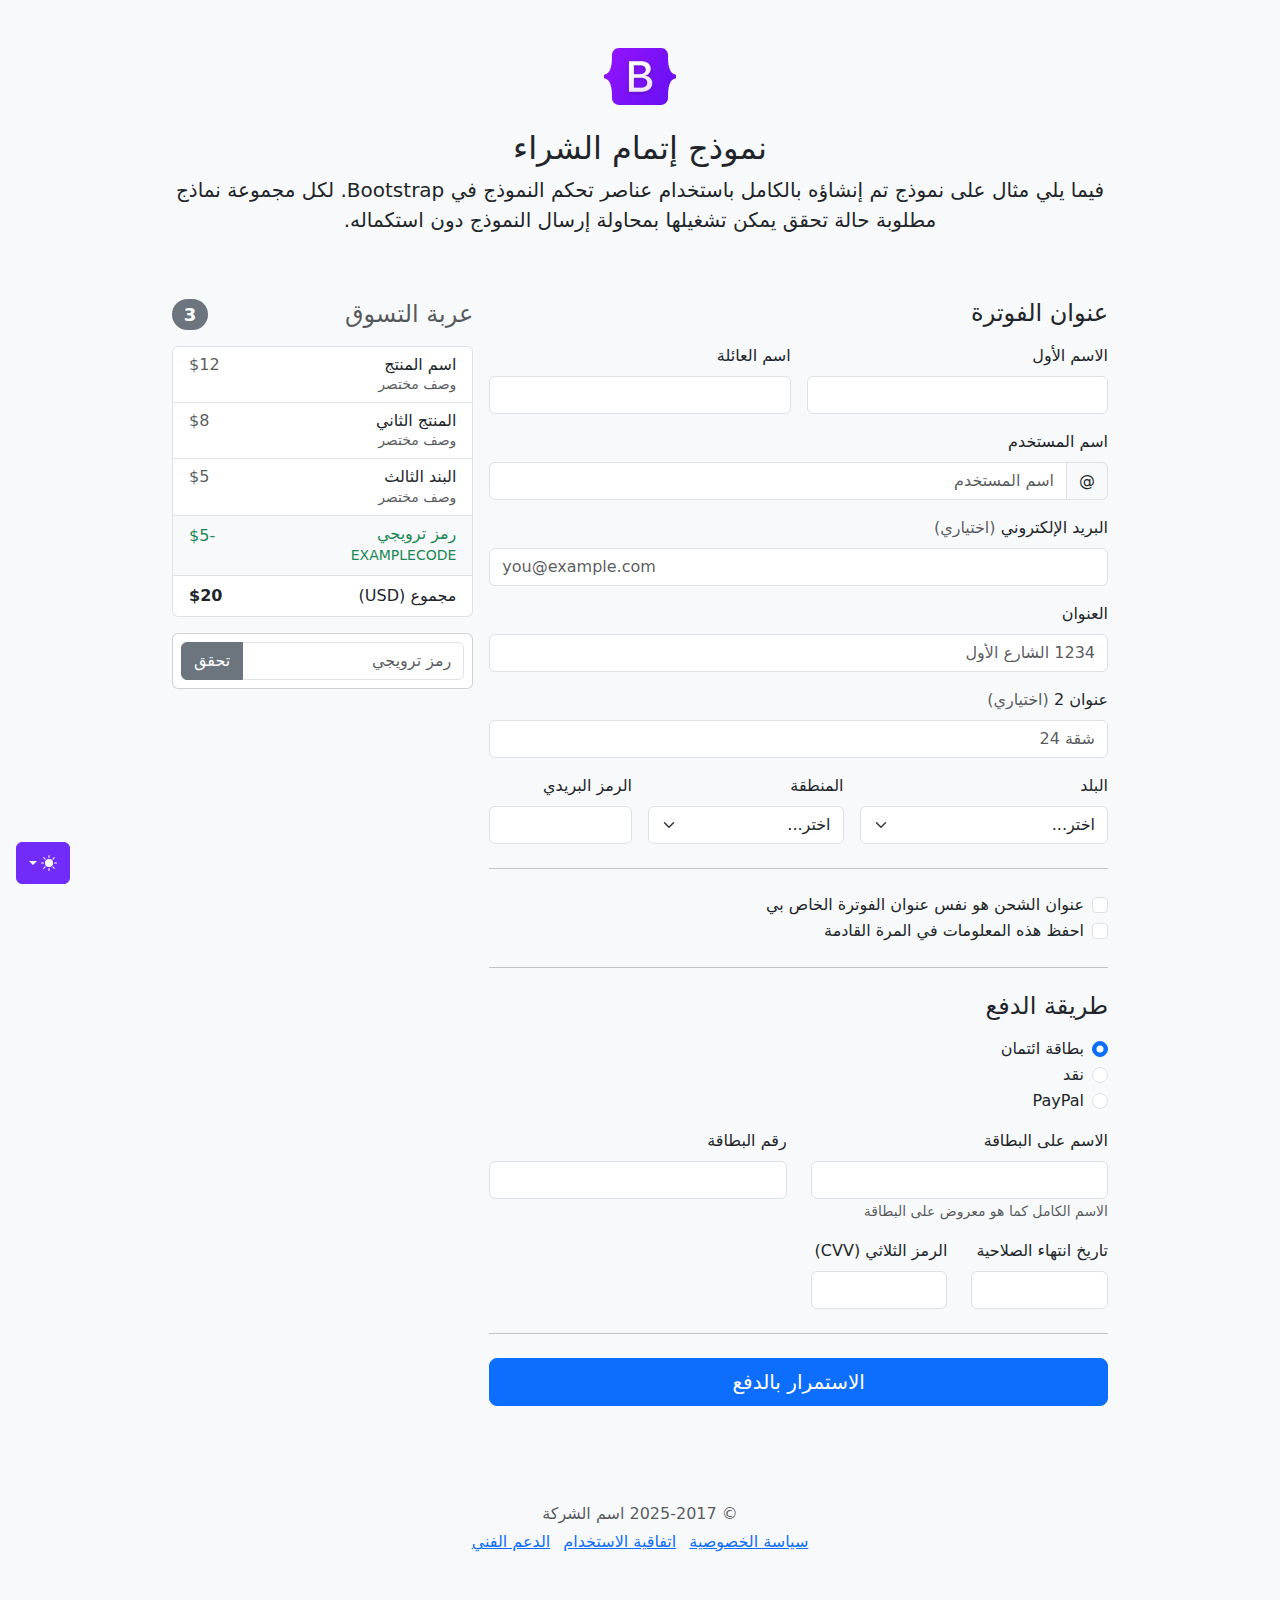
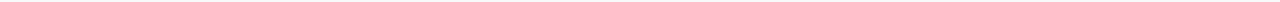
<file: bootstrap-5.3.8-examples/checkout-rtl/index.html>
<!doctype html>
<html lang="ar" dir="rtl" data-bs-theme="auto">
  <head>
    <meta charset="utf-8" />
    <meta name="viewport" content="width=device-width, initial-scale=1" />
    <meta name="description" content="" />
    <meta
      name="author"
      content="Mark Otto, Jacob Thornton, and Bootstrap contributors"
    />
    <meta name="generator" content="Astro v5.13.2" />
    <title>مثال إتمام الشراء · Bootstrap v5.3</title>
    <link
      rel="canonical"
      href="https://getbootstrap.com/docs/5.3/examples/checkout-rtl/"
    />
    <script src="../assets/js/color-modes.js"></script>
    <link href="../assets/dist/css/bootstrap.rtl.min.css" rel="stylesheet" />
    <meta name="theme-color" content="#712cf9" />
    <link href="../checkout/checkout.css" rel="stylesheet" />
    <style>
      .bd-placeholder-img {
        font-size: 1.125rem;
        text-anchor: middle;
        -webkit-user-select: none;
        -moz-user-select: none;
        user-select: none;
      }
      @media (min-width: 768px) {
        .bd-placeholder-img-lg {
          font-size: 3.5rem;
        }
      }
      .b-example-divider {
        width: 100%;
        height: 3rem;
        background-color: #0000001a;
        border: solid rgba(0, 0, 0, 0.15);
        border-width: 1px 0;
        box-shadow:
          inset 0 0.5em 1.5em #0000001a,
          inset 0 0.125em 0.5em #00000026;
      }
      .b-example-vr {
        flex-shrink: 0;
        width: 1.5rem;
        height: 100vh;
      }
      .bi {
        vertical-align: -0.125em;
        fill: currentColor;
      }
      .nav-scroller {
        position: relative;
        z-index: 2;
        height: 2.75rem;
        overflow-y: hidden;
      }
      .nav-scroller .nav {
        display: flex;
        flex-wrap: nowrap;
        padding-bottom: 1rem;
        margin-top: -1px;
        overflow-x: auto;
        text-align: center;
        white-space: nowrap;
        -webkit-overflow-scrolling: touch;
      }
      .btn-bd-primary {
        --bd-violet-bg: #712cf9;
        --bd-violet-rgb: 112.520718, 44.062154, 249.437846;
        --bs-btn-font-weight: 600;
        --bs-btn-color: var(--bs-white);
        --bs-btn-bg: var(--bd-violet-bg);
        --bs-btn-border-color: var(--bd-violet-bg);
        --bs-btn-hover-color: var(--bs-white);
        --bs-btn-hover-bg: #6528e0;
        --bs-btn-hover-border-color: #6528e0;
        --bs-btn-focus-shadow-rgb: var(--bd-violet-rgb);
        --bs-btn-active-color: var(--bs-btn-hover-color);
        --bs-btn-active-bg: #5a23c8;
        --bs-btn-active-border-color: #5a23c8;
      }
      .bd-mode-toggle {
        z-index: 1500;
      }
      .bd-mode-toggle .bi {
        width: 1em;
        height: 1em;
      }
      .bd-mode-toggle .dropdown-menu .active .bi {
        display: block !important;
      }
    </style>
  </head>
  <body class="bg-body-tertiary">
    <svg xmlns="http://www.w3.org/2000/svg" class="d-none">
      <symbol id="check2" viewBox="0 0 16 16">
        <path
          d="M13.854 3.646a.5.5 0 0 1 0 .708l-7 7a.5.5 0 0 1-.708 0l-3.5-3.5a.5.5 0 1 1 .708-.708L6.5 10.293l6.646-6.647a.5.5 0 0 1 .708 0z"
        ></path>
      </symbol>
      <symbol id="circle-half" viewBox="0 0 16 16">
        <path
          d="M8 15A7 7 0 1 0 8 1v14zm0 1A8 8 0 1 1 8 0a8 8 0 0 1 0 16z"
        ></path>
      </symbol>
      <symbol id="moon-stars-fill" viewBox="0 0 16 16">
        <path
          d="M6 .278a.768.768 0 0 1 .08.858 7.208 7.208 0 0 0-.878 3.46c0 4.021 3.278 7.277 7.318 7.277.527 0 1.04-.055 1.533-.16a.787.787 0 0 1 .81.316.733.733 0 0 1-.031.893A8.349 8.349 0 0 1 8.344 16C3.734 16 0 12.286 0 7.71 0 4.266 2.114 1.312 5.124.06A.752.752 0 0 1 6 .278z"
        ></path>
        <path
          d="M10.794 3.148a.217.217 0 0 1 .412 0l.387 1.162c.173.518.579.924 1.097 1.097l1.162.387a.217.217 0 0 1 0 .412l-1.162.387a1.734 1.734 0 0 0-1.097 1.097l-.387 1.162a.217.217 0 0 1-.412 0l-.387-1.162A1.734 1.734 0 0 0 9.31 6.593l-1.162-.387a.217.217 0 0 1 0-.412l1.162-.387a1.734 1.734 0 0 0 1.097-1.097l.387-1.162zM13.863.099a.145.145 0 0 1 .274 0l.258.774c.115.346.386.617.732.732l.774.258a.145.145 0 0 1 0 .274l-.774.258a1.156 1.156 0 0 0-.732.732l-.258.774a.145.145 0 0 1-.274 0l-.258-.774a1.156 1.156 0 0 0-.732-.732l-.774-.258a.145.145 0 0 1 0-.274l.774-.258c.346-.115.617-.386.732-.732L13.863.1z"
        ></path>
      </symbol>
      <symbol id="sun-fill" viewBox="0 0 16 16">
        <path
          d="M8 12a4 4 0 1 0 0-8 4 4 0 0 0 0 8zM8 0a.5.5 0 0 1 .5.5v2a.5.5 0 0 1-1 0v-2A.5.5 0 0 1 8 0zm0 13a.5.5 0 0 1 .5.5v2a.5.5 0 0 1-1 0v-2A.5.5 0 0 1 8 13zm8-5a.5.5 0 0 1-.5.5h-2a.5.5 0 0 1 0-1h2a.5.5 0 0 1 .5.5zM3 8a.5.5 0 0 1-.5.5h-2a.5.5 0 0 1 0-1h2A.5.5 0 0 1 3 8zm10.657-5.657a.5.5 0 0 1 0 .707l-1.414 1.415a.5.5 0 1 1-.707-.708l1.414-1.414a.5.5 0 0 1 .707 0zm-9.193 9.193a.5.5 0 0 1 0 .707L3.05 13.657a.5.5 0 0 1-.707-.707l1.414-1.414a.5.5 0 0 1 .707 0zm9.193 2.121a.5.5 0 0 1-.707 0l-1.414-1.414a.5.5 0 0 1 .707-.707l1.414 1.414a.5.5 0 0 1 0 .707zM4.464 4.465a.5.5 0 0 1-.707 0L2.343 3.05a.5.5 0 1 1 .707-.707l1.414 1.414a.5.5 0 0 1 0 .708z"
        ></path>
      </symbol>
    </svg>
    <div
      class="dropdown position-fixed bottom-0 end-0 mb-3 me-3 bd-mode-toggle"
    >
      <button
        class="btn btn-bd-primary py-2 dropdown-toggle d-flex align-items-center"
        id="bd-theme"
        type="button"
        aria-expanded="false"
        data-bs-toggle="dropdown"
        aria-label="Toggle theme (auto)"
      >
        <svg class="bi my-1 theme-icon-active" aria-hidden="true">
          <use href="#circle-half"></use>
        </svg>
        <span class="visually-hidden" id="bd-theme-text">Toggle theme</span>
      </button>
      <ul
        class="dropdown-menu dropdown-menu-end shadow"
        aria-labelledby="bd-theme-text"
      >
        <li>
          <button
            type="button"
            class="dropdown-item d-flex align-items-center"
            data-bs-theme-value="light"
            aria-pressed="false"
          >
            <svg class="bi me-2 opacity-50" aria-hidden="true">
              <use href="#sun-fill"></use>
            </svg>
            Light
            <svg class="bi ms-auto d-none" aria-hidden="true">
              <use href="#check2"></use>
            </svg>
          </button>
        </li>
        <li>
          <button
            type="button"
            class="dropdown-item d-flex align-items-center"
            data-bs-theme-value="dark"
            aria-pressed="false"
          >
            <svg class="bi me-2 opacity-50" aria-hidden="true">
              <use href="#moon-stars-fill"></use>
            </svg>
            Dark
            <svg class="bi ms-auto d-none" aria-hidden="true">
              <use href="#check2"></use>
            </svg>
          </button>
        </li>
        <li>
          <button
            type="button"
            class="dropdown-item d-flex align-items-center active"
            data-bs-theme-value="auto"
            aria-pressed="true"
          >
            <svg class="bi me-2 opacity-50" aria-hidden="true">
              <use href="#circle-half"></use>
            </svg>
            Auto
            <svg class="bi ms-auto d-none" aria-hidden="true">
              <use href="#check2"></use>
            </svg>
          </button>
        </li>
      </ul>
    </div>
    <div class="container">
      <main>
        <div class="py-5 text-center">
          <img
            class="d-block mx-auto mb-4"
            src="../assets/brand/bootstrap-logo.svg"
            alt=""
            width="72"
            height="57"
          />
          <h1 class="h2">نموذج إتمام الشراء</h1>
          <p class="lead">
            فيما يلي مثال على نموذج تم إنشاؤه بالكامل باستخدام عناصر تحكم
            النموذج في Bootstrap. لكل مجموعة نماذج مطلوبة حالة تحقق يمكن تشغيلها
            بمحاولة إرسال النموذج دون استكماله.
          </p>
        </div>
        <div class="row g-3">
          <div class="col-md-5 col-lg-4 order-md-last">
            <h4 class="d-flex justify-content-between align-items-center mb-3">
              <span class="text-body-secondary">عربة التسوق</span>
              <span class="badge bg-secondary rounded-pill">3</span>
            </h4>
            <ul class="list-group mb-3">
              <li class="list-group-item d-flex justify-content-between lh-sm">
                <div>
                  <h6 class="my-0">اسم المنتج</h6>
                  <small class="text-body-secondary">وصف مختصر</small>
                </div>
                <span class="text-body-secondary">$12</span>
              </li>
              <li class="list-group-item d-flex justify-content-between lh-sm">
                <div>
                  <h6 class="my-0">المنتج الثاني</h6>
                  <small class="text-body-secondary">وصف مختصر</small>
                </div>
                <span class="text-body-secondary">$8</span>
              </li>
              <li class="list-group-item d-flex justify-content-between lh-sm">
                <div>
                  <h6 class="my-0">البند الثالث</h6>
                  <small class="text-body-secondary">وصف مختصر</small>
                </div>
                <span class="text-body-secondary">$5</span>
              </li>
              <li
                class="list-group-item d-flex justify-content-between bg-body-tertiary"
              >
                <div class="text-success">
                  <h6 class="my-0">رمز ترويجي</h6>
                  <small>EXAMPLECODE</small>
                </div>
                <span class="text-success">-$5</span>
              </li>
              <li class="list-group-item d-flex justify-content-between">
                <span>مجموع (USD)</span> <strong>$20</strong>
              </li>
            </ul>
            <form class="card p-2">
              <div class="input-group">
                <input
                  type="text"
                  class="form-control"
                  placeholder="رمز ترويجي"
                />
                <button type="submit" class="btn btn-secondary">تحقق</button>
              </div>
            </form>
          </div>
          <div class="col-md-7 col-lg-8">
            <h4 class="mb-3">عنوان الفوترة</h4>
            <form class="needs-validation" novalidate>
              <div class="row g-3">
                <div class="col-sm-6">
                  <label for="firstName" class="form-label">الاسم الأول</label>
                  <input
                    type="text"
                    class="form-control"
                    id="firstName"
                    placeholder=""
                    value=""
                    required
                  />
                  <div class="invalid-feedback">يرجى إدخال اسم أول صحيح.</div>
                </div>
                <div class="col-sm-6">
                  <label for="lastName" class="form-label">اسم العائلة</label>
                  <input
                    type="text"
                    class="form-control"
                    id="lastName"
                    placeholder=""
                    value=""
                    required
                  />
                  <div class="invalid-feedback">يرجى إدخال اسم عائلة صحيح.</div>
                </div>
                <div class="col-12">
                  <label for="username" class="form-label">اسم المستخدم</label>
                  <div class="input-group has-validation">
                    <span class="input-group-text">@</span>
                    <input
                      type="text"
                      class="form-control"
                      id="username"
                      placeholder="اسم المستخدم"
                      required
                    />
                    <div class="invalid-feedback">
                      اسم المستخدم الخاص بك مطلوب.
                    </div>
                  </div>
                </div>
                <div class="col-12">
                  <label for="email" class="form-label"
                    >البريد الإلكتروني
                    <span class="text-body-secondary">(اختياري)</span></label
                  >
                  <input
                    type="email"
                    class="form-control"
                    id="email"
                    placeholder="you@example.com"
                  />
                  <div class="invalid-feedback">
                    يرجى إدخال عنوان بريد إلكتروني صحيح لتصلكم تحديثات الشحن.
                  </div>
                </div>
                <div class="col-12">
                  <label for="address" class="form-label">العنوان</label>
                  <input
                    type="text"
                    class="form-control"
                    id="address"
                    placeholder="1234 الشارع الأول"
                    required
                  />
                  <div class="invalid-feedback">
                    يرجى إدخال عنوان الشحن الخاص بك.
                  </div>
                </div>
                <div class="col-12">
                  <label for="address2" class="form-label"
                    >عنوان 2
                    <span class="text-body-secondary">(اختياري)</span></label
                  >
                  <input
                    type="text"
                    class="form-control"
                    id="address2"
                    placeholder="شقة 24"
                  />
                </div>
                <div class="col-md-5">
                  <label for="country" class="form-label">البلد</label>
                  <select class="form-select" id="country" required>
                    <option value="">اختر...</option>
                    <option>الولايات المتحدة الأمريكية</option>
                  </select>
                  <div class="invalid-feedback">يرجى اختيار بلد صحيح.</div>
                </div>
                <div class="col-md-4">
                  <label for="state" class="form-label">المنطقة</label>
                  <select class="form-select" id="state" required>
                    <option value="">اختر...</option>
                    <option>كاليفورنيا</option>
                  </select>
                  <div class="invalid-feedback">
                    يرجى اختيار اسم منطقة صحيح.
                  </div>
                </div>
                <div class="col-md-3">
                  <label for="zip" class="form-label">الرمز البريدي</label>
                  <input
                    type="text"
                    class="form-control"
                    id="zip"
                    placeholder=""
                    required
                  />
                  <div class="invalid-feedback">الرمز البريدي مطلوب.</div>
                </div>
              </div>
              <hr class="my-4" />
              <div class="form-check">
                <input
                  type="checkbox"
                  class="form-check-input"
                  id="same-address"
                />
                <label class="form-check-label" for="same-address"
                  >عنوان الشحن هو نفس عنوان الفوترة الخاص بي</label
                >
              </div>
              <div class="form-check">
                <input
                  type="checkbox"
                  class="form-check-input"
                  id="save-info"
                />
                <label class="form-check-label" for="save-info"
                  >احفظ هذه المعلومات في المرة القادمة</label
                >
              </div>
              <hr class="my-4" />
              <h4 class="mb-3">طريقة الدفع</h4>
              <div class="my-3">
                <div class="form-check">
                  <input
                    id="credit"
                    name="paymentMethod"
                    type="radio"
                    class="form-check-input"
                    checked
                    required
                  />
                  <label class="form-check-label" for="credit"
                    >بطاقة ائتمان</label
                  >
                </div>
                <div class="form-check">
                  <input
                    id="cash"
                    name="paymentMethod"
                    type="radio"
                    class="form-check-input"
                    required
                  />
                  <label class="form-check-label" for="cash">نقد</label>
                </div>
                <div class="form-check">
                  <input
                    id="paypal"
                    name="paymentMethod"
                    type="radio"
                    class="form-check-input"
                    required
                  />
                  <label class="form-check-label" for="paypal">PayPal</label>
                </div>
              </div>
              <div class="row gy-3">
                <div class="col-md-6">
                  <label for="cc-name" class="form-label"
                    >الاسم على البطاقة</label
                  >
                  <input
                    type="text"
                    class="form-control"
                    id="cc-name"
                    placeholder=""
                    required
                  />
                  <small class="text-body-secondary"
                    >الاسم الكامل كما هو معروض على البطاقة</small
                  >
                  <div class="invalid-feedback">الاسم على البطاقة مطلوب</div>
                </div>
                <div class="col-md-6">
                  <label for="cc-number" class="form-label">رقم البطاقة</label>
                  <input
                    type="text"
                    class="form-control"
                    id="cc-number"
                    placeholder=""
                    required
                  />
                  <div class="invalid-feedback">رقم بطاقة الائتمان مطلوب</div>
                </div>
                <div class="col-md-3">
                  <label for="cc-expiration" class="form-label"
                    >تاريخ انتهاء الصلاحية</label
                  >
                  <input
                    type="text"
                    class="form-control"
                    id="cc-expiration"
                    placeholder=""
                    required
                  />
                  <div class="invalid-feedback">
                    تاريخ انتهاء الصلاحية مطلوب
                  </div>
                </div>
                <div class="col-md-3">
                  <label for="cc-cvv" class="form-label"
                    >الرمز الثلاثي (CVV)</label
                  >
                  <input
                    type="text"
                    class="form-control"
                    id="cc-cvv"
                    placeholder=""
                    required
                  />
                  <div class="invalid-feedback">رمز الحماية مطلوب</div>
                </div>
              </div>
              <hr class="my-4" />
              <button class="w-100 btn btn-primary btn-lg" type="submit">
                الاستمرار بالدفع
              </button>
            </form>
          </div>
        </div>
      </main>
      <footer class="my-5 pt-5 text-body-secondary text-center text-small">
        <p class="mb-1">&copy; 2025-2017 اسم الشركة</p>
        <ul class="list-inline">
          <li class="list-inline-item"><a href="#">سياسة الخصوصية</a></li>
          <li class="list-inline-item"><a href="#">اتفاقية الاستخدام</a></li>
          <li class="list-inline-item"><a href="#">الدعم الفني</a></li>
        </ul>
      </footer>
    </div>
    <script
      src="../assets/dist/js/bootstrap.bundle.min.js"
      class="astro-vvvwv3sm"
    ></script>
    <script src="../checkout/checkout.js" class="astro-vvvwv3sm"></script>
  </body>
</html>
</file>
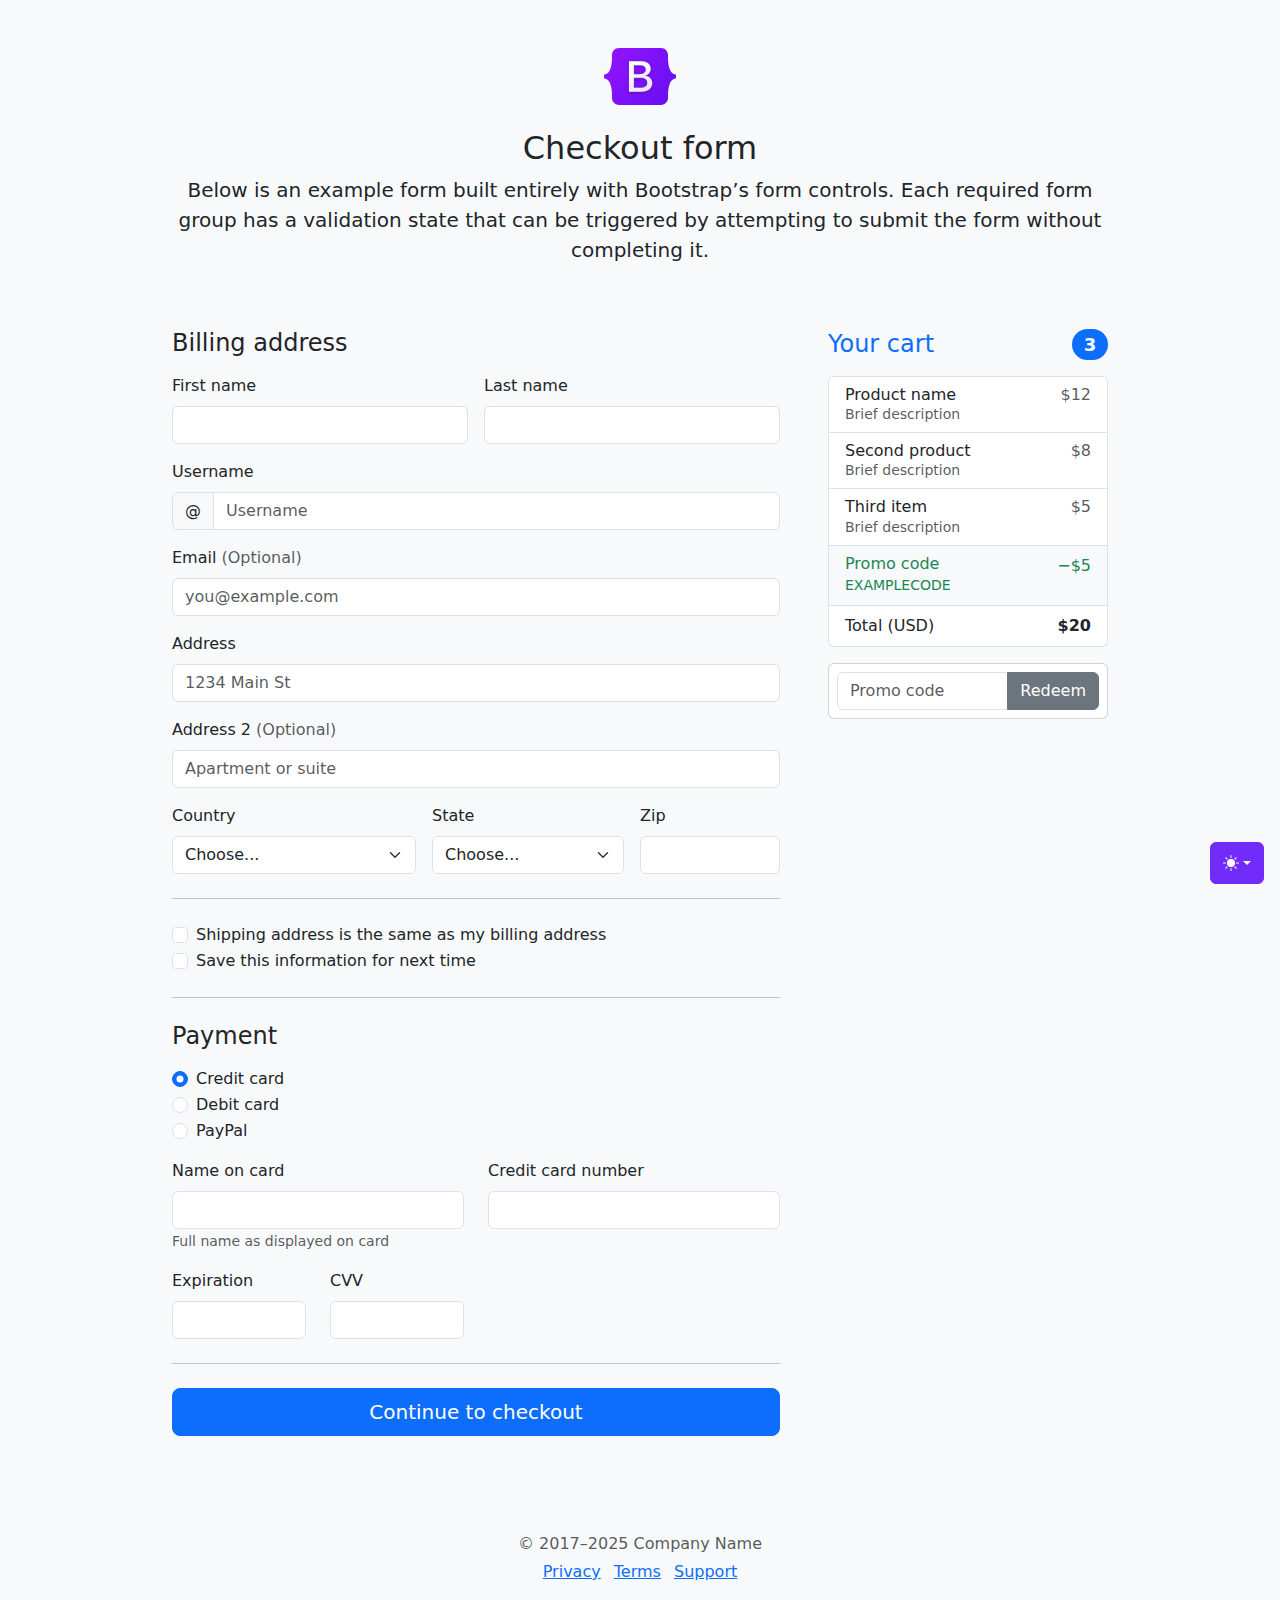
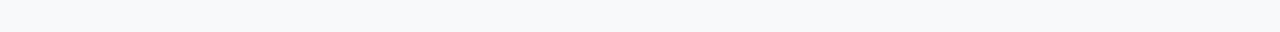
<file: bootstrap-5.3.8-examples/checkout/index.html>
<!doctype html>
<html lang="en" data-bs-theme="auto">
  <head>
    <meta charset="utf-8" />
    <meta name="viewport" content="width=device-width, initial-scale=1" />
    <meta name="description" content="" />
    <meta
      name="author"
      content="Mark Otto, Jacob Thornton, and Bootstrap contributors"
    />
    <meta name="generator" content="Astro v5.13.2" />
    <title>Checkout example · Bootstrap v5.3</title>
    <link
      rel="canonical"
      href="https://getbootstrap.com/docs/5.3/examples/checkout/"
    />
    <script src="../assets/js/color-modes.js"></script>
    <link href="../assets/dist/css/bootstrap.min.css" rel="stylesheet" />
    <meta name="theme-color" content="#712cf9" />
    <link href="checkout.css" rel="stylesheet" />
    <style>
      .bd-placeholder-img {
        font-size: 1.125rem;
        text-anchor: middle;
        -webkit-user-select: none;
        -moz-user-select: none;
        user-select: none;
      }
      @media (min-width: 768px) {
        .bd-placeholder-img-lg {
          font-size: 3.5rem;
        }
      }
      .b-example-divider {
        width: 100%;
        height: 3rem;
        background-color: #0000001a;
        border: solid rgba(0, 0, 0, 0.15);
        border-width: 1px 0;
        box-shadow:
          inset 0 0.5em 1.5em #0000001a,
          inset 0 0.125em 0.5em #00000026;
      }
      .b-example-vr {
        flex-shrink: 0;
        width: 1.5rem;
        height: 100vh;
      }
      .bi {
        vertical-align: -0.125em;
        fill: currentColor;
      }
      .nav-scroller {
        position: relative;
        z-index: 2;
        height: 2.75rem;
        overflow-y: hidden;
      }
      .nav-scroller .nav {
        display: flex;
        flex-wrap: nowrap;
        padding-bottom: 1rem;
        margin-top: -1px;
        overflow-x: auto;
        text-align: center;
        white-space: nowrap;
        -webkit-overflow-scrolling: touch;
      }
      .btn-bd-primary {
        --bd-violet-bg: #712cf9;
        --bd-violet-rgb: 112.520718, 44.062154, 249.437846;
        --bs-btn-font-weight: 600;
        --bs-btn-color: var(--bs-white);
        --bs-btn-bg: var(--bd-violet-bg);
        --bs-btn-border-color: var(--bd-violet-bg);
        --bs-btn-hover-color: var(--bs-white);
        --bs-btn-hover-bg: #6528e0;
        --bs-btn-hover-border-color: #6528e0;
        --bs-btn-focus-shadow-rgb: var(--bd-violet-rgb);
        --bs-btn-active-color: var(--bs-btn-hover-color);
        --bs-btn-active-bg: #5a23c8;
        --bs-btn-active-border-color: #5a23c8;
      }
      .bd-mode-toggle {
        z-index: 1500;
      }
      .bd-mode-toggle .bi {
        width: 1em;
        height: 1em;
      }
      .bd-mode-toggle .dropdown-menu .active .bi {
        display: block !important;
      }
    </style>
  </head>
  <body class="bg-body-tertiary">
    <svg xmlns="http://www.w3.org/2000/svg" class="d-none">
      <symbol id="check2" viewBox="0 0 16 16">
        <path
          d="M13.854 3.646a.5.5 0 0 1 0 .708l-7 7a.5.5 0 0 1-.708 0l-3.5-3.5a.5.5 0 1 1 .708-.708L6.5 10.293l6.646-6.647a.5.5 0 0 1 .708 0z"
        ></path>
      </symbol>
      <symbol id="circle-half" viewBox="0 0 16 16">
        <path
          d="M8 15A7 7 0 1 0 8 1v14zm0 1A8 8 0 1 1 8 0a8 8 0 0 1 0 16z"
        ></path>
      </symbol>
      <symbol id="moon-stars-fill" viewBox="0 0 16 16">
        <path
          d="M6 .278a.768.768 0 0 1 .08.858 7.208 7.208 0 0 0-.878 3.46c0 4.021 3.278 7.277 7.318 7.277.527 0 1.04-.055 1.533-.16a.787.787 0 0 1 .81.316.733.733 0 0 1-.031.893A8.349 8.349 0 0 1 8.344 16C3.734 16 0 12.286 0 7.71 0 4.266 2.114 1.312 5.124.06A.752.752 0 0 1 6 .278z"
        ></path>
        <path
          d="M10.794 3.148a.217.217 0 0 1 .412 0l.387 1.162c.173.518.579.924 1.097 1.097l1.162.387a.217.217 0 0 1 0 .412l-1.162.387a1.734 1.734 0 0 0-1.097 1.097l-.387 1.162a.217.217 0 0 1-.412 0l-.387-1.162A1.734 1.734 0 0 0 9.31 6.593l-1.162-.387a.217.217 0 0 1 0-.412l1.162-.387a1.734 1.734 0 0 0 1.097-1.097l.387-1.162zM13.863.099a.145.145 0 0 1 .274 0l.258.774c.115.346.386.617.732.732l.774.258a.145.145 0 0 1 0 .274l-.774.258a1.156 1.156 0 0 0-.732.732l-.258.774a.145.145 0 0 1-.274 0l-.258-.774a1.156 1.156 0 0 0-.732-.732l-.774-.258a.145.145 0 0 1 0-.274l.774-.258c.346-.115.617-.386.732-.732L13.863.1z"
        ></path>
      </symbol>
      <symbol id="sun-fill" viewBox="0 0 16 16">
        <path
          d="M8 12a4 4 0 1 0 0-8 4 4 0 0 0 0 8zM8 0a.5.5 0 0 1 .5.5v2a.5.5 0 0 1-1 0v-2A.5.5 0 0 1 8 0zm0 13a.5.5 0 0 1 .5.5v2a.5.5 0 0 1-1 0v-2A.5.5 0 0 1 8 13zm8-5a.5.5 0 0 1-.5.5h-2a.5.5 0 0 1 0-1h2a.5.5 0 0 1 .5.5zM3 8a.5.5 0 0 1-.5.5h-2a.5.5 0 0 1 0-1h2A.5.5 0 0 1 3 8zm10.657-5.657a.5.5 0 0 1 0 .707l-1.414 1.415a.5.5 0 1 1-.707-.708l1.414-1.414a.5.5 0 0 1 .707 0zm-9.193 9.193a.5.5 0 0 1 0 .707L3.05 13.657a.5.5 0 0 1-.707-.707l1.414-1.414a.5.5 0 0 1 .707 0zm9.193 2.121a.5.5 0 0 1-.707 0l-1.414-1.414a.5.5 0 0 1 .707-.707l1.414 1.414a.5.5 0 0 1 0 .707zM4.464 4.465a.5.5 0 0 1-.707 0L2.343 3.05a.5.5 0 1 1 .707-.707l1.414 1.414a.5.5 0 0 1 0 .708z"
        ></path>
      </symbol>
    </svg>
    <div
      class="dropdown position-fixed bottom-0 end-0 mb-3 me-3 bd-mode-toggle"
    >
      <button
        class="btn btn-bd-primary py-2 dropdown-toggle d-flex align-items-center"
        id="bd-theme"
        type="button"
        aria-expanded="false"
        data-bs-toggle="dropdown"
        aria-label="Toggle theme (auto)"
      >
        <svg class="bi my-1 theme-icon-active" aria-hidden="true">
          <use href="#circle-half"></use>
        </svg>
        <span class="visually-hidden" id="bd-theme-text">Toggle theme</span>
      </button>
      <ul
        class="dropdown-menu dropdown-menu-end shadow"
        aria-labelledby="bd-theme-text"
      >
        <li>
          <button
            type="button"
            class="dropdown-item d-flex align-items-center"
            data-bs-theme-value="light"
            aria-pressed="false"
          >
            <svg class="bi me-2 opacity-50" aria-hidden="true">
              <use href="#sun-fill"></use>
            </svg>
            Light
            <svg class="bi ms-auto d-none" aria-hidden="true">
              <use href="#check2"></use>
            </svg>
          </button>
        </li>
        <li>
          <button
            type="button"
            class="dropdown-item d-flex align-items-center"
            data-bs-theme-value="dark"
            aria-pressed="false"
          >
            <svg class="bi me-2 opacity-50" aria-hidden="true">
              <use href="#moon-stars-fill"></use>
            </svg>
            Dark
            <svg class="bi ms-auto d-none" aria-hidden="true">
              <use href="#check2"></use>
            </svg>
          </button>
        </li>
        <li>
          <button
            type="button"
            class="dropdown-item d-flex align-items-center active"
            data-bs-theme-value="auto"
            aria-pressed="true"
          >
            <svg class="bi me-2 opacity-50" aria-hidden="true">
              <use href="#circle-half"></use>
            </svg>
            Auto
            <svg class="bi ms-auto d-none" aria-hidden="true">
              <use href="#check2"></use>
            </svg>
          </button>
        </li>
      </ul>
    </div>
    <div class="container">
      <main>
        <div class="py-5 text-center">
          <img
            class="d-block mx-auto mb-4"
            src="../assets/brand/bootstrap-logo.svg"
            alt=""
            width="72"
            height="57"
          />
          <h1 class="h2">Checkout form</h1>
          <p class="lead">
            Below is an example form built entirely with Bootstrap’s form
            controls. Each required form group has a validation state that can
            be triggered by attempting to submit the form without completing it.
          </p>
        </div>
        <div class="row g-5">
          <div class="col-md-5 col-lg-4 order-md-last">
            <h4 class="d-flex justify-content-between align-items-center mb-3">
              <span class="text-primary">Your cart</span>
              <span class="badge bg-primary rounded-pill">3</span>
            </h4>
            <ul class="list-group mb-3">
              <li class="list-group-item d-flex justify-content-between lh-sm">
                <div>
                  <h6 class="my-0">Product name</h6>
                  <small class="text-body-secondary">Brief description</small>
                </div>
                <span class="text-body-secondary">$12</span>
              </li>
              <li class="list-group-item d-flex justify-content-between lh-sm">
                <div>
                  <h6 class="my-0">Second product</h6>
                  <small class="text-body-secondary">Brief description</small>
                </div>
                <span class="text-body-secondary">$8</span>
              </li>
              <li class="list-group-item d-flex justify-content-between lh-sm">
                <div>
                  <h6 class="my-0">Third item</h6>
                  <small class="text-body-secondary">Brief description</small>
                </div>
                <span class="text-body-secondary">$5</span>
              </li>
              <li
                class="list-group-item d-flex justify-content-between bg-body-tertiary"
              >
                <div class="text-success">
                  <h6 class="my-0">Promo code</h6>
                  <small>EXAMPLECODE</small>
                </div>
                <span class="text-success">−$5</span>
              </li>
              <li class="list-group-item d-flex justify-content-between">
                <span>Total (USD)</span> <strong>$20</strong>
              </li>
            </ul>
            <form class="card p-2">
              <div class="input-group">
                <input
                  type="text"
                  class="form-control"
                  placeholder="Promo code"
                />
                <button type="submit" class="btn btn-secondary">Redeem</button>
              </div>
            </form>
          </div>
          <div class="col-md-7 col-lg-8">
            <h4 class="mb-3">Billing address</h4>
            <form class="needs-validation" novalidate>
              <div class="row g-3">
                <div class="col-sm-6">
                  <label for="firstName" class="form-label">First name</label>
                  <input
                    type="text"
                    class="form-control"
                    id="firstName"
                    placeholder=""
                    value=""
                    required
                  />
                  <div class="invalid-feedback">
                    Valid first name is required.
                  </div>
                </div>
                <div class="col-sm-6">
                  <label for="lastName" class="form-label">Last name</label>
                  <input
                    type="text"
                    class="form-control"
                    id="lastName"
                    placeholder=""
                    value=""
                    required
                  />
                  <div class="invalid-feedback">
                    Valid last name is required.
                  </div>
                </div>
                <div class="col-12">
                  <label for="username" class="form-label">Username</label>
                  <div class="input-group has-validation">
                    <span class="input-group-text">@</span>
                    <input
                      type="text"
                      class="form-control"
                      id="username"
                      placeholder="Username"
                      required
                    />
                    <div class="invalid-feedback">
                      Your username is required.
                    </div>
                  </div>
                </div>
                <div class="col-12">
                  <label for="email" class="form-label"
                    >Email
                    <span class="text-body-secondary">(Optional)</span></label
                  >
                  <input
                    type="email"
                    class="form-control"
                    id="email"
                    placeholder="you@example.com"
                  />
                  <div class="invalid-feedback">
                    Please enter a valid email address for shipping updates.
                  </div>
                </div>
                <div class="col-12">
                  <label for="address" class="form-label">Address</label>
                  <input
                    type="text"
                    class="form-control"
                    id="address"
                    placeholder="1234 Main St"
                    required
                  />
                  <div class="invalid-feedback">
                    Please enter your shipping address.
                  </div>
                </div>
                <div class="col-12">
                  <label for="address2" class="form-label"
                    >Address 2
                    <span class="text-body-secondary">(Optional)</span></label
                  >
                  <input
                    type="text"
                    class="form-control"
                    id="address2"
                    placeholder="Apartment or suite"
                  />
                </div>
                <div class="col-md-5">
                  <label for="country" class="form-label">Country</label>
                  <select class="form-select" id="country" required>
                    <option value="">Choose...</option>
                    <option>United States</option>
                  </select>
                  <div class="invalid-feedback">
                    Please select a valid country.
                  </div>
                </div>
                <div class="col-md-4">
                  <label for="state" class="form-label">State</label>
                  <select class="form-select" id="state" required>
                    <option value="">Choose...</option>
                    <option>California</option>
                  </select>
                  <div class="invalid-feedback">
                    Please provide a valid state.
                  </div>
                </div>
                <div class="col-md-3">
                  <label for="zip" class="form-label">Zip</label>
                  <input
                    type="text"
                    class="form-control"
                    id="zip"
                    placeholder=""
                    required
                  />
                  <div class="invalid-feedback">Zip code required.</div>
                </div>
              </div>
              <hr class="my-4" />
              <div class="form-check">
                <input
                  type="checkbox"
                  class="form-check-input"
                  id="same-address"
                />
                <label class="form-check-label" for="same-address"
                  >Shipping address is the same as my billing address</label
                >
              </div>
              <div class="form-check">
                <input
                  type="checkbox"
                  class="form-check-input"
                  id="save-info"
                />
                <label class="form-check-label" for="save-info"
                  >Save this information for next time</label
                >
              </div>
              <hr class="my-4" />
              <h4 class="mb-3">Payment</h4>
              <div class="my-3">
                <div class="form-check">
                  <input
                    id="credit"
                    name="paymentMethod"
                    type="radio"
                    class="form-check-input"
                    checked
                    required
                  />
                  <label class="form-check-label" for="credit"
                    >Credit card</label
                  >
                </div>
                <div class="form-check">
                  <input
                    id="debit"
                    name="paymentMethod"
                    type="radio"
                    class="form-check-input"
                    required
                  />
                  <label class="form-check-label" for="debit">Debit card</label>
                </div>
                <div class="form-check">
                  <input
                    id="paypal"
                    name="paymentMethod"
                    type="radio"
                    class="form-check-input"
                    required
                  />
                  <label class="form-check-label" for="paypal">PayPal</label>
                </div>
              </div>
              <div class="row gy-3">
                <div class="col-md-6">
                  <label for="cc-name" class="form-label">Name on card</label>
                  <input
                    type="text"
                    class="form-control"
                    id="cc-name"
                    placeholder=""
                    required
                  />
                  <small class="text-body-secondary"
                    >Full name as displayed on card</small
                  >
                  <div class="invalid-feedback">Name on card is required</div>
                </div>
                <div class="col-md-6">
                  <label for="cc-number" class="form-label"
                    >Credit card number</label
                  >
                  <input
                    type="text"
                    class="form-control"
                    id="cc-number"
                    placeholder=""
                    required
                  />
                  <div class="invalid-feedback">
                    Credit card number is required
                  </div>
                </div>
                <div class="col-md-3">
                  <label for="cc-expiration" class="form-label"
                    >Expiration</label
                  >
                  <input
                    type="text"
                    class="form-control"
                    id="cc-expiration"
                    placeholder=""
                    required
                  />
                  <div class="invalid-feedback">Expiration date required</div>
                </div>
                <div class="col-md-3">
                  <label for="cc-cvv" class="form-label">CVV</label>
                  <input
                    type="text"
                    class="form-control"
                    id="cc-cvv"
                    placeholder=""
                    required
                  />
                  <div class="invalid-feedback">Security code required</div>
                </div>
              </div>
              <hr class="my-4" />
              <button class="w-100 btn btn-primary btn-lg" type="submit">
                Continue to checkout
              </button>
            </form>
          </div>
        </div>
      </main>
      <footer class="my-5 pt-5 text-body-secondary text-center text-small">
        <p class="mb-1">&copy; 2017–2025 Company Name</p>
        <ul class="list-inline">
          <li class="list-inline-item"><a href="#">Privacy</a></li>
          <li class="list-inline-item"><a href="#">Terms</a></li>
          <li class="list-inline-item"><a href="#">Support</a></li>
        </ul>
      </footer>
    </div>
    <script
      src="../assets/dist/js/bootstrap.bundle.min.js"
      class="astro-vvvwv3sm"
    ></script>
    <script src="checkout.js" class="astro-vvvwv3sm"></script>
  </body>
</html>
</file>
<file: bootstrap-5.3.8-examples/blog/blog.rtl.css>
/* stylelint-disable @stylistic/selector-list-comma-newline-after */

.blog-header-logo {
  font-family: Amiri, Georgia, "Times New Roman", serif;
  font-size: 2.25rem;
}

.blog-header-logo:hover {
  text-decoration: none;
}

h1, h2, h3, h4, h5, h6 {
  font-family: Amiri, Georgia, "Times New Roman", serif;
}

.flex-auto {
  flex: 0 0 auto;
}

.h-250 { height: 250px; }
@media (min-width: 768px) {
  .h-md-250 { height: 250px; }
}

/* Pagination */
.blog-pagination {
  margin-bottom: 4rem;
}

/*
 * Blog posts
 */
.blog-post {
  margin-bottom: 4rem;
}
.blog-post-meta {
  margin-bottom: 1.25rem;
  color: #727272;
}
</file>
<file: bootstrap-5.3.8-examples/blog/blog.css>
/* stylelint-disable @stylistic/selector-list-comma-newline-after */

.blog-header-logo {
  font-family: "Playfair Display", Georgia, "Times New Roman", serif/*rtl:Amiri, Georgia, "Times New Roman", serif*/;
  font-size: 2.25rem;
}

.blog-header-logo:hover {
  text-decoration: none;
}

h1, h2, h3, h4, h5, h6 {
  font-family: "Playfair Display", Georgia, "Times New Roman", serif/*rtl:Amiri, Georgia, "Times New Roman", serif*/;
}

.flex-auto {
  flex: 0 0 auto;
}

.h-250 { height: 250px; }
@media (min-width: 768px) {
  .h-md-250 { height: 250px; }
}

/* Pagination */
.blog-pagination {
  margin-bottom: 4rem;
}

/*
 * Blog posts
 */
.blog-post {
  margin-bottom: 4rem;
}
.blog-post-meta {
  margin-bottom: 1.25rem;
  color: #727272;
}
</file>
<file: bootstrap-5.3.8-examples/breadcrumbs/breadcrumbs.css>
.breadcrumb-chevron {
  --bs-breadcrumb-divider: url("data:image/svg+xml,%3Csvg xmlns='http://www.w3.org/2000/svg' width='16' height='16' fill='%236c757d'%3E%3Cpath fill-rule='evenodd' d='M4.646 1.646a.5.5 0 0 1 .708 0l6 6a.5.5 0 0 1 0 .708l-6 6a.5.5 0 0 1-.708-.708L10.293 8 4.646 2.354a.5.5 0 0 1 0-.708z'/%3E%3C/svg%3E");
  gap: .5rem;
}
.breadcrumb-chevron .breadcrumb-item {
  display: flex;
  gap: inherit;
  align-items: center;
  padding-left: 0;
  line-height: 1;
}
.breadcrumb-chevron .breadcrumb-item::before {
  gap: inherit;
  float: none;
  width: 1rem;
  height: 1rem;
}

.breadcrumb-custom .breadcrumb-item {
  position: relative;
  flex-grow: 1;
  padding: .75rem 3rem;
}
.breadcrumb-custom .breadcrumb-item::before {
  display: none;
}
.breadcrumb-custom .breadcrumb-item::after {
  position: absolute;
  top: 50%;
  right: -25px;
  z-index: 1;
  display: inline-block;
  width: 50px;
  height: 50px;
  margin-top: -25px;
  content: "";
  background-color: var(--bs-tertiary-bg);
  border-top-right-radius: .5rem;
  box-shadow: 1px -1px var(--bs-border-color);
  transform: scale(.707) rotate(45deg);
}
.breadcrumb-custom .breadcrumb-item:first-child {
  padding-left: 1.5rem;
}
.breadcrumb-custom .breadcrumb-item:last-child {
  padding-right: 1.5rem;
}
.breadcrumb-custom .breadcrumb-item:last-child::after {
  display: none;
}
</file>
<file: bootstrap-5.3.8-examples/carousel/carousel.rtl.css>
/* GLOBAL STYLES
-------------------------------------------------- */
/* Padding below the footer and lighter body text */

body {
  padding-top: 3rem;
  padding-bottom: 3rem;
  color: rgb(var(--bs-tertiary-color-rgb));
}


/* CUSTOMIZE THE CAROUSEL
-------------------------------------------------- */

/* Carousel base class */
.carousel {
  margin-bottom: 4rem;
}
/* Since positioning the image, we need to help out the caption */
.carousel-caption {
  bottom: 3rem;
  z-index: 10;
}

/* Declare heights because of positioning of img element */
.carousel-item {
  height: 32rem;
}


/* MARKETING CONTENT
-------------------------------------------------- */

/* Center align the text within the three columns below the carousel */
.marketing .col-lg-4 {
  margin-bottom: 1.5rem;
  text-align: center;
}
.marketing .col-lg-4 p {
  margin-right: .75rem;
  margin-left: .75rem;
}


/* Featurettes
------------------------- */

.featurette-divider {
  margin: 5rem 0; /* Space out the Bootstrap <hr> more */
}

/* Thin out the marketing headings */

/* RESPONSIVE CSS
-------------------------------------------------- */

@media (min-width: 40em) {
  /* Bump up size of carousel content */
  .carousel-caption p {
    margin-bottom: 1.25rem;
    font-size: 1.25rem;
    line-height: 1.4;
  }

  .featurette-heading {
    font-size: 50px;
  }
}

@media (min-width: 62em) {
  .featurette-heading {
    margin-top: 7rem;
  }
}
</file>
<file: bootstrap-5.3.8-examples/carousel/carousel.css>
/* GLOBAL STYLES
-------------------------------------------------- */
/* Padding below the footer and lighter body text */

body {
  padding-top: 3rem;
  padding-bottom: 3rem;
  color: rgb(var(--bs-tertiary-color-rgb));
}


/* CUSTOMIZE THE CAROUSEL
-------------------------------------------------- */

/* Carousel base class */
.carousel {
  margin-bottom: 4rem;
}
/* Since positioning the image, we need to help out the caption */
.carousel-caption {
  bottom: 3rem;
  z-index: 10;
}

/* Declare heights because of positioning of img element */
.carousel-item {
  height: 32rem;
}


/* MARKETING CONTENT
-------------------------------------------------- */

/* Center align the text within the three columns below the carousel */
.marketing .col-lg-4 {
  margin-bottom: 1.5rem;
  text-align: center;
}
/* rtl:begin:ignore */
.marketing .col-lg-4 p {
  margin-right: .75rem;
  margin-left: .75rem;
}
/* rtl:end:ignore */


/* Featurettes
------------------------- */

.featurette-divider {
  margin: 5rem 0; /* Space out the Bootstrap <hr> more */
}

/* Thin out the marketing headings */
/* rtl:begin:remove */
.featurette-heading {
  letter-spacing: -.05rem;
}

/* rtl:end:remove */

/* RESPONSIVE CSS
-------------------------------------------------- */

@media (min-width: 40em) {
  /* Bump up size of carousel content */
  .carousel-caption p {
    margin-bottom: 1.25rem;
    font-size: 1.25rem;
    line-height: 1.4;
  }

  .featurette-heading {
    font-size: 50px;
  }
}

@media (min-width: 62em) {
  .featurette-heading {
    margin-top: 7rem;
  }
}
</file>
<file: bootstrap-5.3.8-examples/checkout/checkout.css>
.container {
  max-width: 960px;
}
</file>
<file: bootstrap-5.3.8-examples/cheatsheet/cheatsheet.rtl.css>
body {
  scroll-behavior: smooth;
}

/**
 * Bootstrap "Journal code" icon
 * @link https://icons.getbootstrap.com/icons/journal-code/
 */
.bd-heading a::before {
  display: inline-block;
  width: 1em;
  height: 1em;
  margin-left: .25rem;
  content: "";
  background-image: url("data:image/svg+xml,%3Csvg xmlns='http://www.w3.org/2000/svg' fill='%23999' viewBox='0 0 16 16'%3E%3Cpath d='M4 1h8a2 2 0 0 1 2 2v10a2 2 0 0 1-2 2H4a2 2 0 0 1-2-2h1a1 1 0 0 0 1 1h8a1 1 0 0 0 1-1V3a1 1 0 0 0-1-1H4a1 1 0 0 0-1 1H2a2 2 0 0 1 2-2z'/%3E%3Cpath d='M2 5v-.5a.5.5 0 0 1 1 0V5h.5a.5.5 0 0 1 0 1h-2a.5.5 0 0 1 0-1H2zm0 3v-.5a.5.5 0 0 1 1 0V8h.5a.5.5 0 0 1 0 1h-2a.5.5 0 0 1 0-1H2zm0 3v-.5a.5.5 0 0 1 1 0v.5h.5a.5.5 0 0 1 0 1h-2a.5.5 0 0 1 0-1H2z'/%3E%3Cpath fill-rule='evenodd' d='M8.646 5.646a.5.5 0 0 1 .708 0l2 2a.5.5 0 0 1 0 .708l-2 2a.5.5 0 0 1-.708-.708L10.293 8 8.646 6.354a.5.5 0 0 1 0-.708zm-1.292 0a.5.5 0 0 0-.708 0l-2 2a.5.5 0 0 0 0 .708l2 2a.5.5 0 0 0 .708-.708L5.707 8l1.647-1.646a.5.5 0 0 0 0-.708z'/%3E%3C/svg%3E");
  background-size: 1em;
}

/* stylelint-disable-next-line selector-max-universal */
.bd-heading + div > * + * {
  margin-top: 3rem;
}

/* Table of contents */
.bd-aside a {
  padding: .1875rem .5rem;
  margin-top: .125rem;
  margin-right: .3125rem;
  color: var(--bs-body-color);
}

.bd-aside a:hover,
.bd-aside a:focus {
  color: var(--bs-body-color);
  background-color: rgba(121, 82, 179, .1);
}

.bd-aside .active {
  font-weight: 600;
  color: var(--bs-body-color);
}

.bd-aside .btn {
  padding: .25rem .5rem;
  font-weight: 600;
  color: var(--bs-body-color);
}

.bd-aside .btn:hover,
.bd-aside .btn:focus {
  color: var(--bs-body-color);
  background-color: rgba(121, 82, 179, .1);
}

.bd-aside .btn:focus {
  box-shadow: 0 0 0 1px rgba(121, 82, 179, .7);
}

.bd-aside .btn::before {
  width: 1.25em;
  line-height: 0;
  content: url("data:image/svg+xml,%3csvg xmlns='http://www.w3.org/2000/svg' width='16' height='16' viewBox='0 0 16 16'%3e%3cpath fill='none' stroke='%23ccc' stroke-linecap='round' stroke-linejoin='round' stroke-width='2' d='M5 14l6-6-6-6'/%3e%3c/svg%3e");
  transition: transform .35s ease;
  transform: rotate(180deg) translateX(-2px);
  transform-origin: .5em 50%;
}

.bd-aside .btn[aria-expanded="true"]::before {
  transform: rotate(90deg);
}


/* Examples */
.scrollspy-example {
  height: 200px;
}

[id="modal"] .bd-example .btn,
[id="buttons"] .bd-example .btn,
[id="tooltips"] .bd-example .btn,
[id="popovers"] .bd-example .btn,
[id="dropdowns"] .bd-example .btn-group,
[id="dropdowns"] .bd-example .dropdown,
[id="dropdowns"] .bd-example .dropup,
[id="dropdowns"] .bd-example .dropend,
[id="dropdowns"] .bd-example .dropstart {
  margin: 0 0 1rem 1rem;
}

/* Layout */
@media (min-width: 1200px) {
  body {
    display: grid;
    grid-template-rows: auto;
    grid-template-columns: 1fr 4fr 1fr;
    gap: 1rem;
  }

  .bd-header {
    position: fixed;
    top: 0;
    right: 0;
    left: 0;
    z-index: 1030;
    grid-column: 1 / span 3;
  }

  .bd-aside,
  .bd-cheatsheet {
    padding-top: 4rem;
  }

  /**
   * 1. Too bad only Firefox supports subgrids ATM
   */
  .bd-cheatsheet,
  .bd-cheatsheet section,
  .bd-cheatsheet article {
    display: inherit; /* 1 */
    grid-template-rows: auto;
    grid-template-columns: 1fr 4fr;
    grid-column: 1 / span 2;
    gap: inherit; /* 1 */
  }

  .bd-aside {
    grid-area: 1 / 3;
    scroll-margin-top: 4rem;
  }

  .bd-cheatsheet section,
  .bd-cheatsheet section > h2 {
    top: 2rem;
    scroll-margin-top: 2rem;
  }

  .bd-cheatsheet section > h2::before {
    position: absolute;
    top: 0;
    right: 0;
    bottom: -2rem;
    left: 0;
    z-index: -1;
    content: "";
  }

  .bd-cheatsheet article,
  .bd-cheatsheet .bd-heading {
    top: 8rem;
    scroll-margin-top: 8rem;
  }

  .bd-cheatsheet .bd-heading {
    z-index: 1;
  }
}
</file>
<file: bootstrap-5.3.8-examples/cheatsheet/cheatsheet.css>
body {
  scroll-behavior: smooth;
}

/**
 * Bootstrap "Journal code" icon
 * @link https://icons.getbootstrap.com/icons/journal-code/
 */
.bd-heading a::before {
  display: inline-block;
  width: 1em;
  height: 1em;
  margin-right: .25rem;
  content: "";
  background-image: url("data:image/svg+xml,%3Csvg xmlns='http://www.w3.org/2000/svg' fill='%23999' viewBox='0 0 16 16'%3E%3Cpath d='M4 1h8a2 2 0 0 1 2 2v10a2 2 0 0 1-2 2H4a2 2 0 0 1-2-2h1a1 1 0 0 0 1 1h8a1 1 0 0 0 1-1V3a1 1 0 0 0-1-1H4a1 1 0 0 0-1 1H2a2 2 0 0 1 2-2z'/%3E%3Cpath d='M2 5v-.5a.5.5 0 0 1 1 0V5h.5a.5.5 0 0 1 0 1h-2a.5.5 0 0 1 0-1H2zm0 3v-.5a.5.5 0 0 1 1 0V8h.5a.5.5 0 0 1 0 1h-2a.5.5 0 0 1 0-1H2zm0 3v-.5a.5.5 0 0 1 1 0v.5h.5a.5.5 0 0 1 0 1h-2a.5.5 0 0 1 0-1H2z'/%3E%3Cpath fill-rule='evenodd' d='M8.646 5.646a.5.5 0 0 1 .708 0l2 2a.5.5 0 0 1 0 .708l-2 2a.5.5 0 0 1-.708-.708L10.293 8 8.646 6.354a.5.5 0 0 1 0-.708zm-1.292 0a.5.5 0 0 0-.708 0l-2 2a.5.5 0 0 0 0 .708l2 2a.5.5 0 0 0 .708-.708L5.707 8l1.647-1.646a.5.5 0 0 0 0-.708z'/%3E%3C/svg%3E");
  background-size: 1em;
}

/* stylelint-disable-next-line selector-max-universal */
.bd-heading + div > * + * {
  margin-top: 3rem;
}

/* Table of contents */
.bd-aside a {
  padding: .1875rem .5rem;
  margin-top: .125rem;
  margin-left: .3125rem;
  color: var(--bs-body-color);
}

.bd-aside a:hover,
.bd-aside a:focus {
  color: var(--bs-body-color);
  background-color: rgba(121, 82, 179, .1);
}

.bd-aside .active {
  font-weight: 600;
  color: var(--bs-body-color);
}

.bd-aside .btn {
  padding: .25rem .5rem;
  font-weight: 600;
  color: var(--bs-body-color);
}

.bd-aside .btn:hover,
.bd-aside .btn:focus {
  color: var(--bs-body-color);
  background-color: rgba(121, 82, 179, .1);
}

.bd-aside .btn:focus {
  box-shadow: 0 0 0 1px rgba(121, 82, 179, .7);
}

.bd-aside .btn::before {
  width: 1.25em;
  line-height: 0;
  content: url("data:image/svg+xml,%3csvg xmlns='http://www.w3.org/2000/svg' width='16' height='16' viewBox='0 0 16 16'%3e%3cpath fill='none' stroke='%23ccc' stroke-linecap='round' stroke-linejoin='round' stroke-width='2' d='M5 14l6-6-6-6'/%3e%3c/svg%3e");
  transition: transform .35s ease;

  /* rtl:raw:
  transform: rotate(180deg) translateX(-2px);
  */
  transform-origin: .5em 50%;
}

.bd-aside .btn[aria-expanded="true"]::before {
  transform: rotate(90deg)/* rtl:ignore */;
}


/* Examples */
.scrollspy-example {
  height: 200px;
}

[id="modal"] .bd-example .btn,
[id="buttons"] .bd-example .btn,
[id="tooltips"] .bd-example .btn,
[id="popovers"] .bd-example .btn,
[id="dropdowns"] .bd-example .btn-group,
[id="dropdowns"] .bd-example .dropdown,
[id="dropdowns"] .bd-example .dropup,
[id="dropdowns"] .bd-example .dropend,
[id="dropdowns"] .bd-example .dropstart {
  margin: 0 1rem 1rem 0;
}

/* Layout */
@media (min-width: 1200px) {
  body {
    display: grid;
    grid-template-rows: auto;
    grid-template-columns: 1fr 4fr 1fr;
    gap: 1rem;
  }

  .bd-header {
    position: fixed;
    top: 0;
    /* rtl:begin:ignore */
    right: 0;
    left: 0;
    /* rtl:end:ignore */
    z-index: 1030;
    grid-column: 1 / span 3;
  }

  .bd-aside,
  .bd-cheatsheet {
    padding-top: 4rem;
  }

  /**
   * 1. Too bad only Firefox supports subgrids ATM
   */
  .bd-cheatsheet,
  .bd-cheatsheet section,
  .bd-cheatsheet article {
    display: inherit; /* 1 */
    grid-template-rows: auto;
    grid-template-columns: 1fr 4fr;
    grid-column: 1 / span 2;
    gap: inherit; /* 1 */
  }

  .bd-aside {
    grid-area: 1 / 3;
    scroll-margin-top: 4rem;
  }

  .bd-cheatsheet section,
  .bd-cheatsheet section > h2 {
    top: 2rem;
    scroll-margin-top: 2rem;
  }

  .bd-cheatsheet section > h2::before {
    position: absolute;
    /* rtl:begin:ignore */
    top: 0;
    right: 0;
    bottom: -2rem;
    left: 0;
    /* rtl:end:ignore */
    z-index: -1;
    content: "";
  }

  .bd-cheatsheet article,
  .bd-cheatsheet .bd-heading {
    top: 8rem;
    scroll-margin-top: 8rem;
  }

  .bd-cheatsheet .bd-heading {
    z-index: 1;
  }
}
</file>
